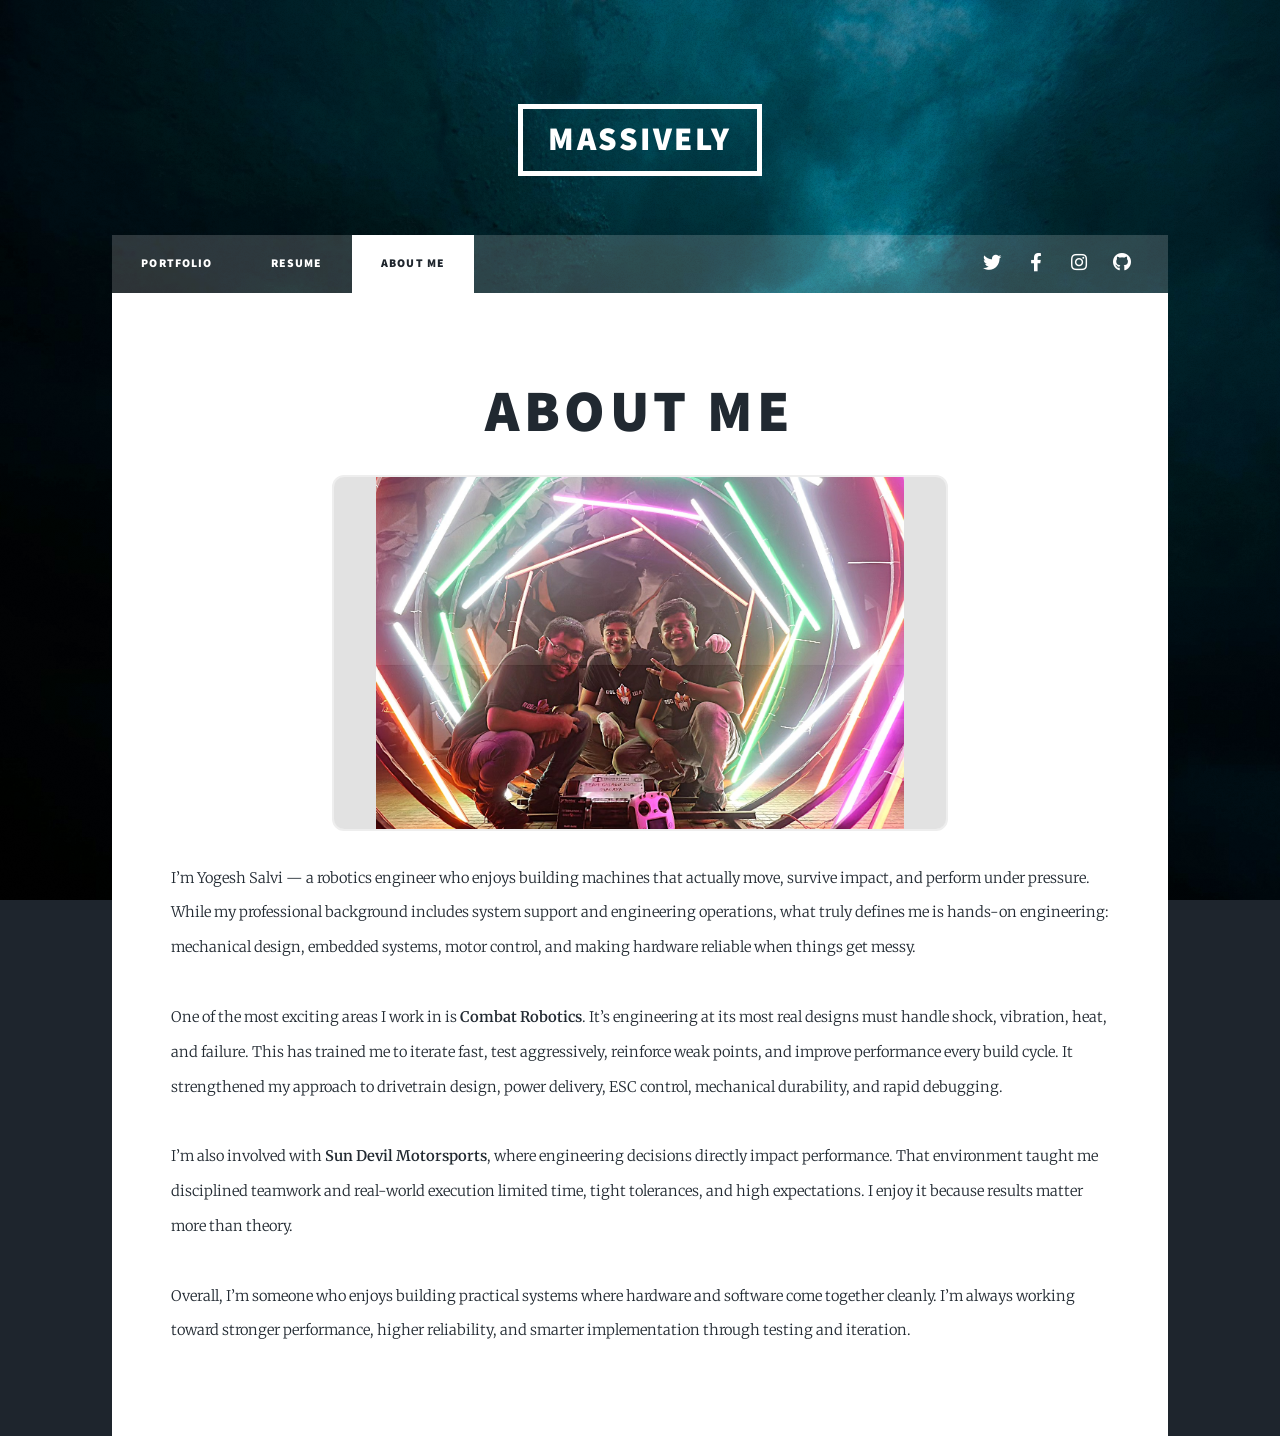
<file: aboutme.html>
<!DOCTYPE HTML>

<html>
	<head>
		<title>About me</title>
		<meta charset="utf-8" />
		<meta name="viewport" content="width=device-width, initial-scale=1, user-scalable=no" />
		<link rel="stylesheet" href="assets/css/main.css" />
		<noscript><link rel="stylesheet" href="assets/css/noscript.css" /></noscript>
	</head>
	<body class="is-preload">

		<!-- Wrapper -->
			<div id="wrapper">

				<!-- Header -->
					<header id="header">
						<a href="index.html" class="logo">Massively</a>
					</header>

				<!-- Nav -->
					<nav id="nav">
						<ul class="links">
							<li><a href="index.html">Portfolio</a></li>
							<li><a href="resume.html">resume</a></li>
							<li class="active"><a href="aboutme.html">About Me</a></li>
						</ul>
						<ul class="icons">
							<li><a href="#" class="icon brands fa-twitter"><span class="label">Twitter</span></a></li>
							<li><a href="#" class="icon brands fa-facebook-f"><span class="label">Facebook</span></a></li>
							<li><a href="#" class="icon brands fa-instagram"><span class="label">Instagram</span></a></li>
							<li><a href="#" class="icon brands fa-github"><span class="label">GitHub</span></a></li>
						</ul>
					</nav>

				<!-- Main -->
				<div id="main">

				<section class="post">
					<header class="major">
					<h1>About Me</h1>
					</header>

					<!-- Pure CSS slider -->
					<div class="css-slider">
					<div class="css-slides">
						<img src="images/aboutme1.jpg" alt="Yogesh photo 1" />
						<img src="images/aboutme2.jpg" alt="Yogesh photo 2" />
						<img src="images/aboutme3.jpg" alt="Yogesh photo 3" />
						<img src="images/aboutme4.jpg" alt="Yogesh photo 3" />
					</div>
					</div>

					<p class="about-text">
					I’m Yogesh Salvi — a robotics engineer who enjoys building machines that actually move, survive impact, and perform under pressure.
					While my professional background includes system support and engineering operations, what truly defines me is hands-on engineering:
					mechanical design, embedded systems, motor control, and making hardware reliable when things get messy.
					<br><br>

					One of the most exciting areas I work in is <strong>Combat Robotics</strong>. It’s engineering at its most real designs must handle shock,
					vibration, heat, and failure. This has trained me to iterate fast, test aggressively, reinforce weak points, and improve performance every
					build cycle. It strengthened my approach to drivetrain design, power delivery, ESC control, mechanical durability, and rapid debugging.
					<br><br>

					I’m also involved with <strong>Sun Devil Motorsports</strong>, where engineering decisions directly impact performance.
					That environment taught me disciplined teamwork and real-world execution limited time, tight tolerances, and high expectations.
					I enjoy it because results matter more than theory.
					<br><br>

					Overall, I’m someone who enjoys building practical systems where hardware and software come together cleanly.
					I’m always working toward stronger performance, higher reliability, and smarter implementation through testing and iteration.
					</p>

				</section>

				</div>

		<!-- Scripts -->
			<script src="assets/js/jquery.min.js"></script>
			<script src="assets/js/jquery.scrollex.min.js"></script>
			<script src="assets/js/jquery.scrolly.min.js"></script>
			<script src="assets/js/browser.min.js"></script>
			<script src="assets/js/breakpoints.min.js"></script>
			<script src="assets/js/util.js"></script>
			<script src="assets/js/main.js"></script>

	</body>
</html>
</file>
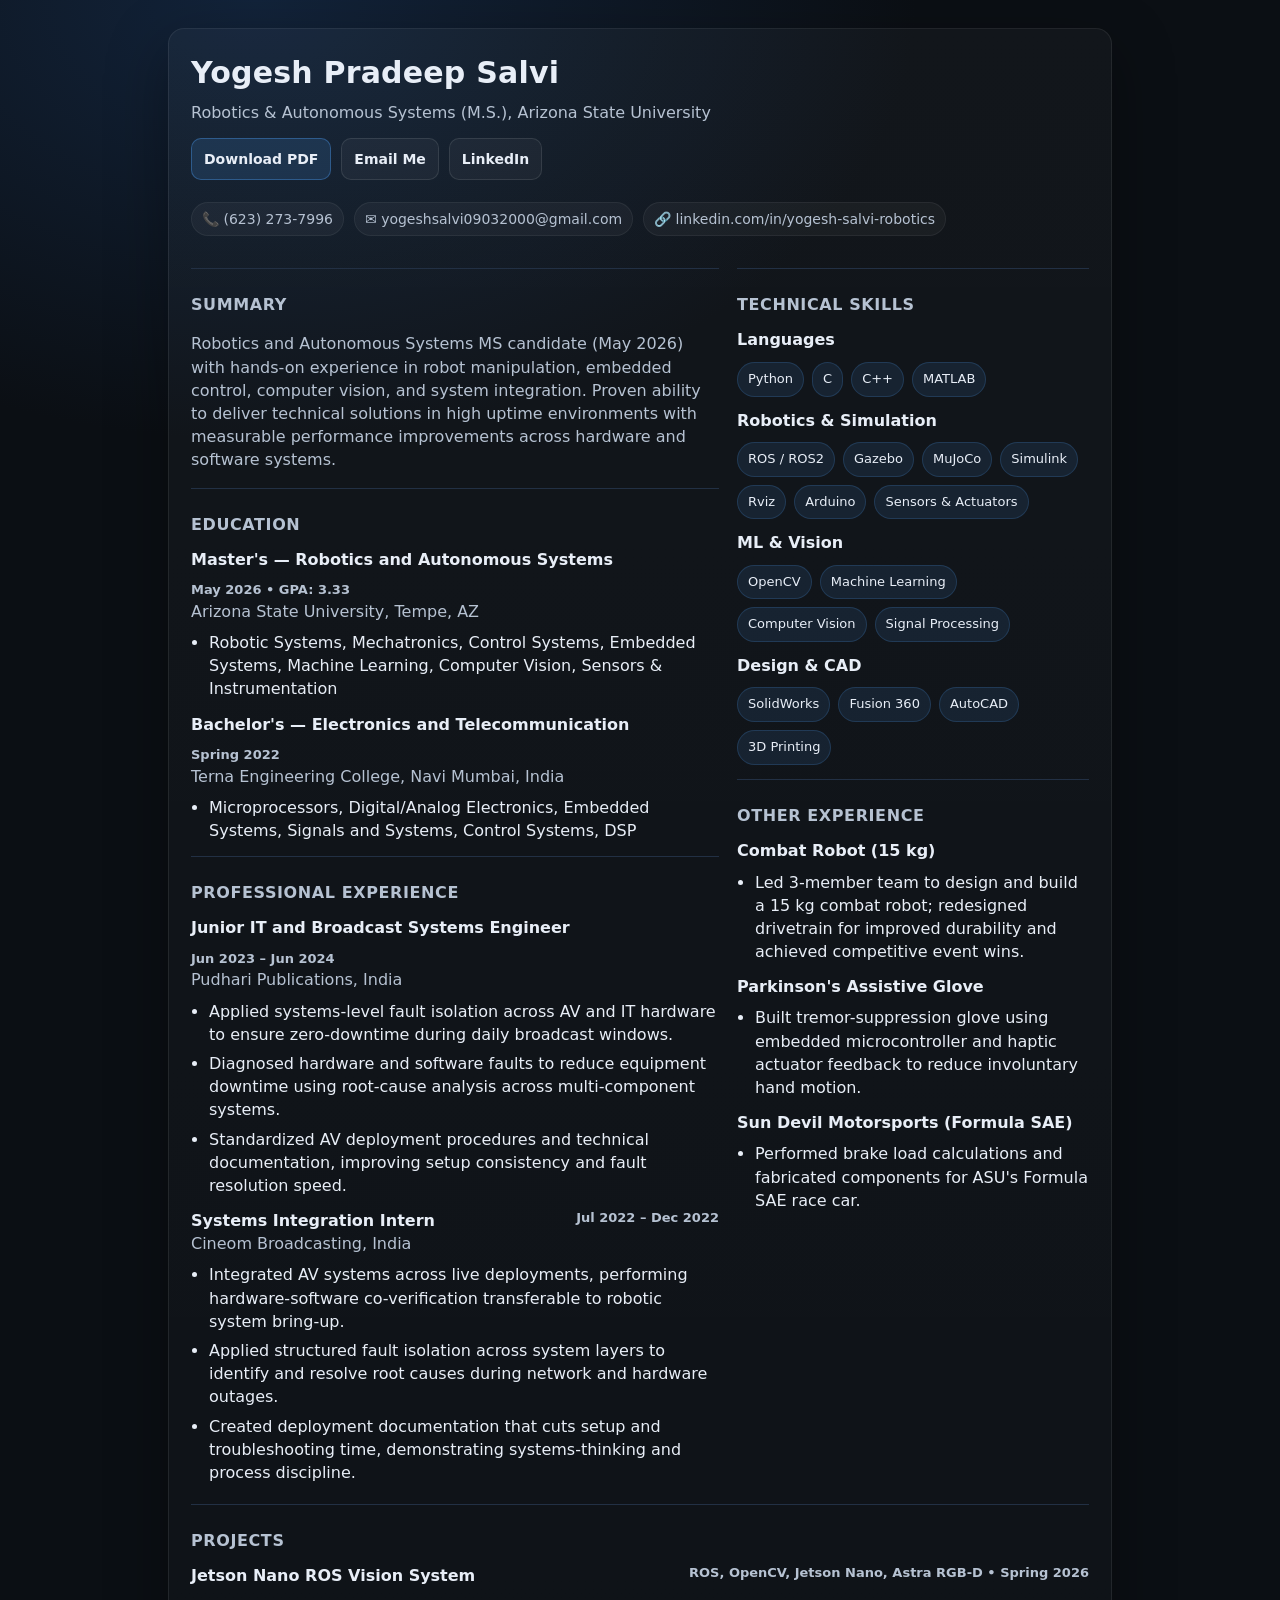
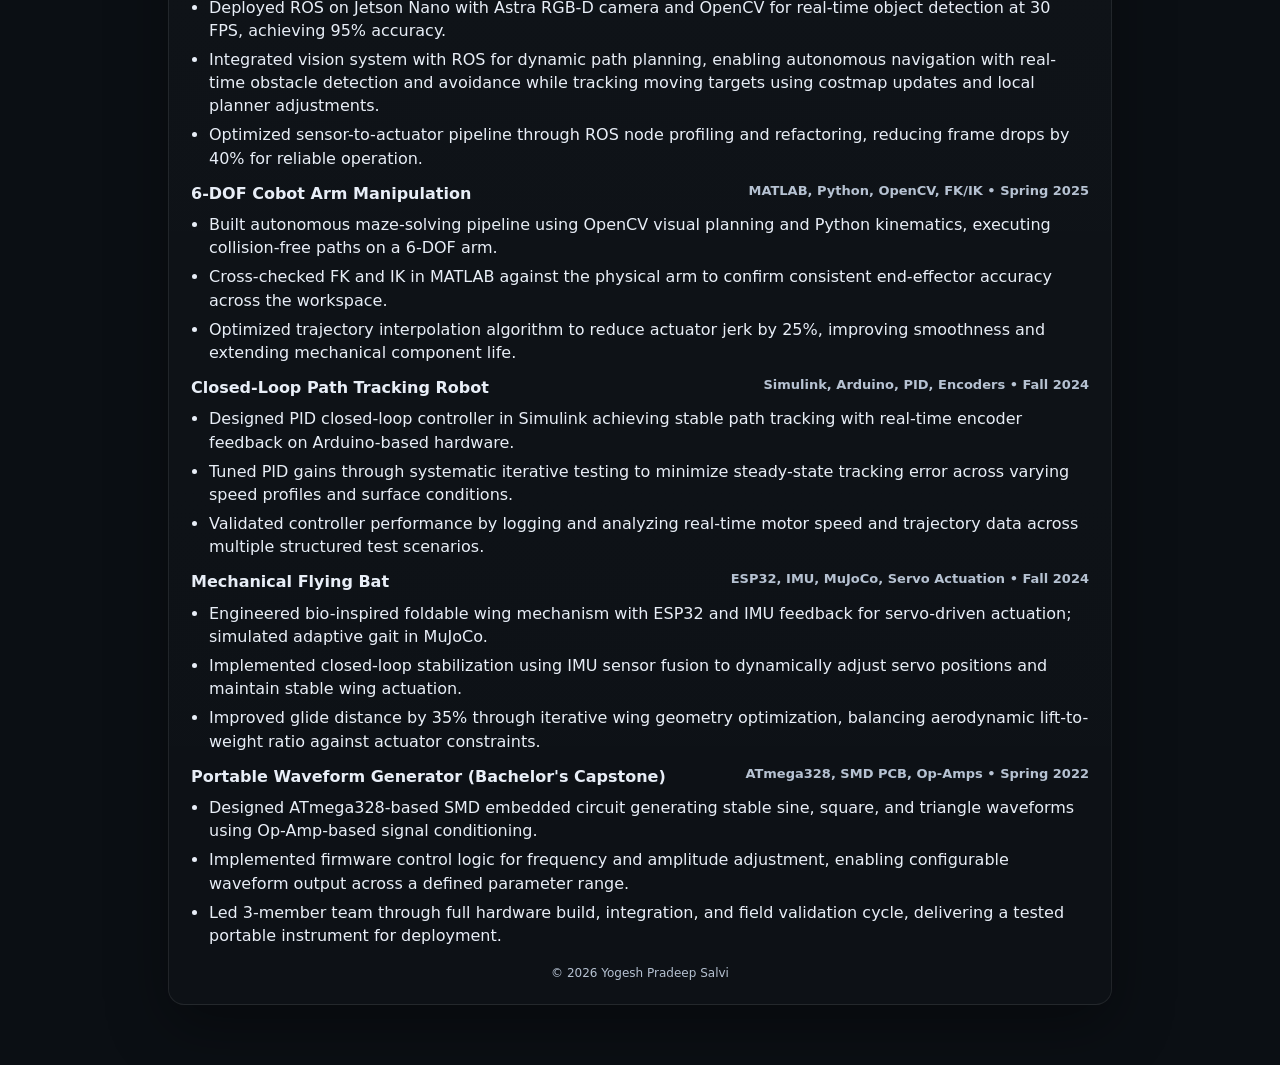
<file: resume.html>
<!DOCTYPE html>
<html lang="en">
<head>
<meta charset="UTF-8" />
<meta name="viewport" content="width=device-width, initial-scale=1.0" />
<title>Yogesh Pradeep Salvi | Resume</title>
<meta name="description" content="Resume of Yogesh Pradeep Salvi - Robotics and Autonomous Systems (ASU)" />
<style>
:root{
  --bg:#0b0f14;
  --card:#111824;
  --text:#e8eef7;
  --muted:#b6c2d2;
  --accent:#4da3ff;
  --rule:#223044;
  --chip:#162235;
}
*{box-sizing:border-box}
body{
  margin:0;
  font-family: ui-sans-serif, system-ui, -apple-system, Segoe UI, Roboto, Arial, "Helvetica Neue", Helvetica, sans-serif;
  background: radial-gradient(1200px 800px at 20% 0%, #12233a 0%, var(--bg) 55%);
  color:var(--text);
  line-height:1.45;
}
a{color:var(--accent); text-decoration:none}
a:hover{text-decoration:underline}
.wrap{
  max-width: 980px;
  margin: 0 auto;
  padding: 28px 18px 60px;
}
.card{
  background: linear-gradient(180deg, rgba(255,255,255,0.03), rgba(255,255,255,0.01));
  border: 1px solid rgba(255,255,255,0.08);
  border-radius: 16px;
  padding: 22px;
  box-shadow: 0 20px 60px rgba(0,0,0,0.35);
}
header{
  display:flex;
  gap:16px;
  align-items:flex-start;
  justify-content:space-between;
  flex-wrap:wrap;
}
.name{
  font-size: 30px;
  font-weight: 800;
  letter-spacing: 0.2px;
  margin: 0 0 6px;
}
.subtitle{
  margin:0;
  color: var(--muted);
  font-weight: 500;
}
.contact{
  display:flex;
  gap:10px;
  flex-wrap:wrap;
  justify-content:flex-end;
  align-items:center;
  color: var(--muted);
  font-size: 14px;
  margin-top: 6px;
}
.contact span{
  background: rgba(255,255,255,0.04);
  border: 1px solid rgba(255,255,255,0.06);
  padding: 6px 10px;
  border-radius: 999px;
}
.grid{
  display:grid;
  grid-template-columns: 1.2fr 0.8fr;
  gap: 18px;
  margin-top: 18px;
}
@media (max-width: 900px){
  .grid{grid-template-columns: 1fr}
  .contact{justify-content:flex-start}
}
h2{
  font-size: 16px;
  letter-spacing: 0.6px;
  text-transform: uppercase;
  color: var(--muted);
  margin: 18px 0 10px;
}
.section{
  padding-top: 6px;
  border-top: 1px solid var(--rule);
  margin-top: 14px;
}
.item{
  margin: 12px 0 0;
}
.item-title{
  display:flex;
  justify-content:space-between;
  gap: 10px;
  flex-wrap:wrap;
  font-weight: 700;
}
.item-meta{
  color: var(--muted);
  font-weight: 600;
  font-size: 13px;
}
ul{
  margin: 8px 0 0 18px;
  padding: 0;
  color: var(--text);
}
li{margin: 6px 0}
.chips{
  display:flex;
  flex-wrap:wrap;
  gap:8px;
  margin-top: 10px;
}
.chip{
  background: rgba(77,163,255,0.10);
  border: 1px solid rgba(77,163,255,0.18);
  color: var(--text);
  padding: 7px 10px;
  border-radius: 999px;
  font-size: 13px;
  white-space:nowrap;
}
.muted{color:var(--muted)}
.btns{
  display:flex;
  flex-wrap:wrap;
  gap:10px;
  margin-top: 14px;
}
.btn{
  display:inline-block;
  padding: 10px 12px;
  border-radius: 10px;
  border: 1px solid rgba(255,255,255,0.10);
  background: rgba(255,255,255,0.04);
  color: var(--text);
  font-weight: 700;
  font-size: 14px;
}
.btn:hover{background: rgba(255,255,255,0.07)}
.btn.primary{
  border-color: rgba(77,163,255,0.35);
  background: rgba(77,163,255,0.14);
}
footer{
  margin-top: 18px;
  color: var(--muted);
  font-size: 12px;
  text-align:center;
}
@media print{
  body{background:#fff;color:#000}
  .card{box-shadow:none;border:1px solid #ddd;background:#fff}
  a{color:#000;text-decoration:none}
  .chip{border:1px solid #bbb;background:#f4f4f4;color:#000}
  .btns{display:none}
  .contact span{border:1px solid #ddd;background:#fff;color:#000}
  .section{border-top:1px solid #ddd}
}
</style>
</head>
<body>
<main class="wrap">
<section class="card">
  <header>
    <div>
      <h1 class="name">Yogesh Pradeep Salvi</h1>
      <p class="subtitle">Robotics &amp; Autonomous Systems (M.S.), Arizona State University</p>
      <div class="btns">
        <a class="btn primary" href="./YOGESH_SALVI_RESUME.pdf" target="_blank" rel="noopener">Download PDF</a>
        <a class="btn" href="mailto:yogeshsalvi09032000@gmail.com">Email Me</a>
        <a class="btn" href="https://www.linkedin.com/in/yogesh-salvi-robotics" target="_blank" rel="noopener">LinkedIn</a>
      </div>
    </div>
    <div class="contact">
      <span>📞 (623) 273-7996</span>
      <span>✉️ yogeshsalvi09032000@gmail.com</span>
      <span>🔗 linkedin.com/in/yogesh-salvi-robotics</span>
    </div>
  </header>

  <div class="grid">
    <!-- LEFT COLUMN -->
    <div>
      <section class="section">
        <h2>Summary</h2>
        <p class="muted">
          Robotics and Autonomous Systems MS candidate (May 2026) with hands-on experience in robot manipulation,
          embedded control, computer vision, and system integration. Proven ability to deliver technical solutions
          in high uptime environments with measurable performance improvements across hardware and software systems.
        </p>
      </section>

      <section class="section">
        <h2>Education</h2>
        <div class="item">
          <div class="item-title">
            <div>Master's — Robotics and Autonomous Systems</div>
            <div class="item-meta">May 2026 &bull; GPA: 3.33</div>
          </div>
          <div class="muted">Arizona State University, Tempe, AZ</div>
          <ul>
            <li>Robotic Systems, Mechatronics, Control Systems, Embedded Systems, Machine Learning, Computer Vision, Sensors &amp; Instrumentation</li>
          </ul>
        </div>
        <div class="item">
          <div class="item-title">
            <div>Bachelor's — Electronics and Telecommunication</div>
            <div class="item-meta">Spring 2022</div>
          </div>
          <div class="muted">Terna Engineering College, Navi Mumbai, India</div>
          <ul>
            <li>Microprocessors, Digital/Analog Electronics, Embedded Systems, Signals and Systems, Control Systems, DSP</li>
          </ul>
        </div>
      </section>

      <section class="section">
        <h2>Professional Experience</h2>
        <div class="item">
          <div class="item-title">
            <div>Junior IT and Broadcast Systems Engineer</div>
            <div class="item-meta">Jun 2023 – Jun 2024</div>
          </div>
          <div class="muted">Pudhari Publications, India</div>
          <ul>
            <li>Applied systems-level fault isolation across AV and IT hardware to ensure zero-downtime during daily broadcast windows.</li>
            <li>Diagnosed hardware and software faults to reduce equipment downtime using root-cause analysis across multi-component systems.</li>
            <li>Standardized AV deployment procedures and technical documentation, improving setup consistency and fault resolution speed.</li>
          </ul>
        </div>
        <div class="item">
          <div class="item-title">
            <div>Systems Integration Intern</div>
            <div class="item-meta">Jul 2022 – Dec 2022</div>
          </div>
          <div class="muted">Cineom Broadcasting, India</div>
          <ul>
            <li>Integrated AV systems across live deployments, performing hardware-software co-verification transferable to robotic system bring-up.</li>
            <li>Applied structured fault isolation across system layers to identify and resolve root causes during network and hardware outages.</li>
            <li>Created deployment documentation that cuts setup and troubleshooting time, demonstrating systems-thinking and process discipline.</li>
          </ul>
        </div>
      </section>
    </div>

    <!-- RIGHT COLUMN -->
    <aside>
      <section class="section">
        <h2>Technical Skills</h2>
        <div class="item">
          <div class="item-title"><div>Languages</div></div>
          <div class="chips">
            <span class="chip">Python</span><span class="chip">C</span><span class="chip">C++</span><span class="chip">MATLAB</span>
          </div>
        </div>
        <div class="item">
          <div class="item-title"><div>Robotics &amp; Simulation</div></div>
          <div class="chips">
            <span class="chip">ROS / ROS2</span><span class="chip">Gazebo</span><span class="chip">MuJoCo</span>
            <span class="chip">Simulink</span><span class="chip">Rviz</span><span class="chip">Arduino</span>
            <span class="chip">Sensors &amp; Actuators</span>
          </div>
        </div>
        <div class="item">
          <div class="item-title"><div>ML &amp; Vision</div></div>
          <div class="chips">
            <span class="chip">OpenCV</span><span class="chip">Machine Learning</span>
            <span class="chip">Computer Vision</span><span class="chip">Signal Processing</span>
          </div>
        </div>
        <div class="item">
          <div class="item-title"><div>Design &amp; CAD</div></div>
          <div class="chips">
            <span class="chip">SolidWorks</span><span class="chip">Fusion 360</span>
            <span class="chip">AutoCAD</span><span class="chip">3D Printing</span>
          </div>
        </div>
      </section>

      <section class="section">
        <h2>Other Experience</h2>
        <div class="item">
          <div class="item-title"><div>Combat Robot (15 kg)</div></div>
          <ul>
            <li>Led 3-member team to design and build a 15 kg combat robot; redesigned drivetrain for improved durability and achieved competitive event wins.</li>
          </ul>
        </div>
        <div class="item">
          <div class="item-title"><div>Parkinson's Assistive Glove</div></div>
          <ul>
            <li>Built tremor-suppression glove using embedded microcontroller and haptic actuator feedback to reduce involuntary hand motion.</li>
          </ul>
        </div>
        <div class="item">
          <div class="item-title"><div>Sun Devil Motorsports (Formula SAE)</div></div>
          <ul>
            <li>Performed brake load calculations and fabricated components for ASU's Formula SAE race car.</li>
          </ul>
        </div>
      </section>
    </aside>
  </div>

  <section class="section">
    <h2>Projects</h2>

    <div class="item">
      <div class="item-title">
        <div>Jetson Nano ROS Vision System</div>
        <div class="item-meta">ROS, OpenCV, Jetson Nano, Astra RGB-D &bull; Spring 2026</div>
      </div>
      <ul>
        <li>Deployed ROS on Jetson Nano with Astra RGB-D camera and OpenCV for real-time object detection at 30 FPS, achieving 95% accuracy.</li>
        <li>Integrated vision system with ROS for dynamic path planning, enabling autonomous navigation with real-time obstacle detection and avoidance while tracking moving targets using costmap updates and local planner adjustments.</li>
        <li>Optimized sensor-to-actuator pipeline through ROS node profiling and refactoring, reducing frame drops by 40% for reliable operation.</li>
      </ul>
    </div>

    <div class="item">
      <div class="item-title">
        <div>6-DOF Cobot Arm Manipulation</div>
        <div class="item-meta">MATLAB, Python, OpenCV, FK/IK &bull; Spring 2025</div>
      </div>
      <ul>
        <li>Built autonomous maze-solving pipeline using OpenCV visual planning and Python kinematics, executing collision-free paths on a 6-DOF arm.</li>
        <li>Cross-checked FK and IK in MATLAB against the physical arm to confirm consistent end-effector accuracy across the workspace.</li>
        <li>Optimized trajectory interpolation algorithm to reduce actuator jerk by 25%, improving smoothness and extending mechanical component life.</li>
      </ul>
    </div>

    <div class="item">
      <div class="item-title">
        <div>Closed-Loop Path Tracking Robot</div>
        <div class="item-meta">Simulink, Arduino, PID, Encoders &bull; Fall 2024</div>
      </div>
      <ul>
        <li>Designed PID closed-loop controller in Simulink achieving stable path tracking with real-time encoder feedback on Arduino-based hardware.</li>
        <li>Tuned PID gains through systematic iterative testing to minimize steady-state tracking error across varying speed profiles and surface conditions.</li>
        <li>Validated controller performance by logging and analyzing real-time motor speed and trajectory data across multiple structured test scenarios.</li>
      </ul>
    </div>

    <div class="item">
      <div class="item-title">
        <div>Mechanical Flying Bat</div>
        <div class="item-meta">ESP32, IMU, MuJoCo, Servo Actuation &bull; Fall 2024</div>
      </div>
      <ul>
        <li>Engineered bio-inspired foldable wing mechanism with ESP32 and IMU feedback for servo-driven actuation; simulated adaptive gait in MuJoCo.</li>
        <li>Implemented closed-loop stabilization using IMU sensor fusion to dynamically adjust servo positions and maintain stable wing actuation.</li>
        <li>Improved glide distance by 35% through iterative wing geometry optimization, balancing aerodynamic lift-to-weight ratio against actuator constraints.</li>
      </ul>
    </div>

    <div class="item">
      <div class="item-title">
        <div>Portable Waveform Generator (Bachelor's Capstone)</div>
        <div class="item-meta">ATmega328, SMD PCB, Op-Amps &bull; Spring 2022</div>
      </div>
      <ul>
        <li>Designed ATmega328-based SMD embedded circuit generating stable sine, square, and triangle waveforms using Op-Amp-based signal conditioning.</li>
        <li>Implemented firmware control logic for frequency and amplitude adjustment, enabling configurable waveform output across a defined parameter range.</li>
        <li>Led 3-member team through full hardware build, integration, and field validation cycle, delivering a tested portable instrument for deployment.</li>
      </ul>
    </div>
  </section>

  <footer>
    &copy; <span id="year"></span> Yogesh Pradeep Salvi
  </footer>
</section>
</main>
<script>
  document.getElementById("year").textContent = new Date().getFullYear();
</script>
</body>
</html>
</file>
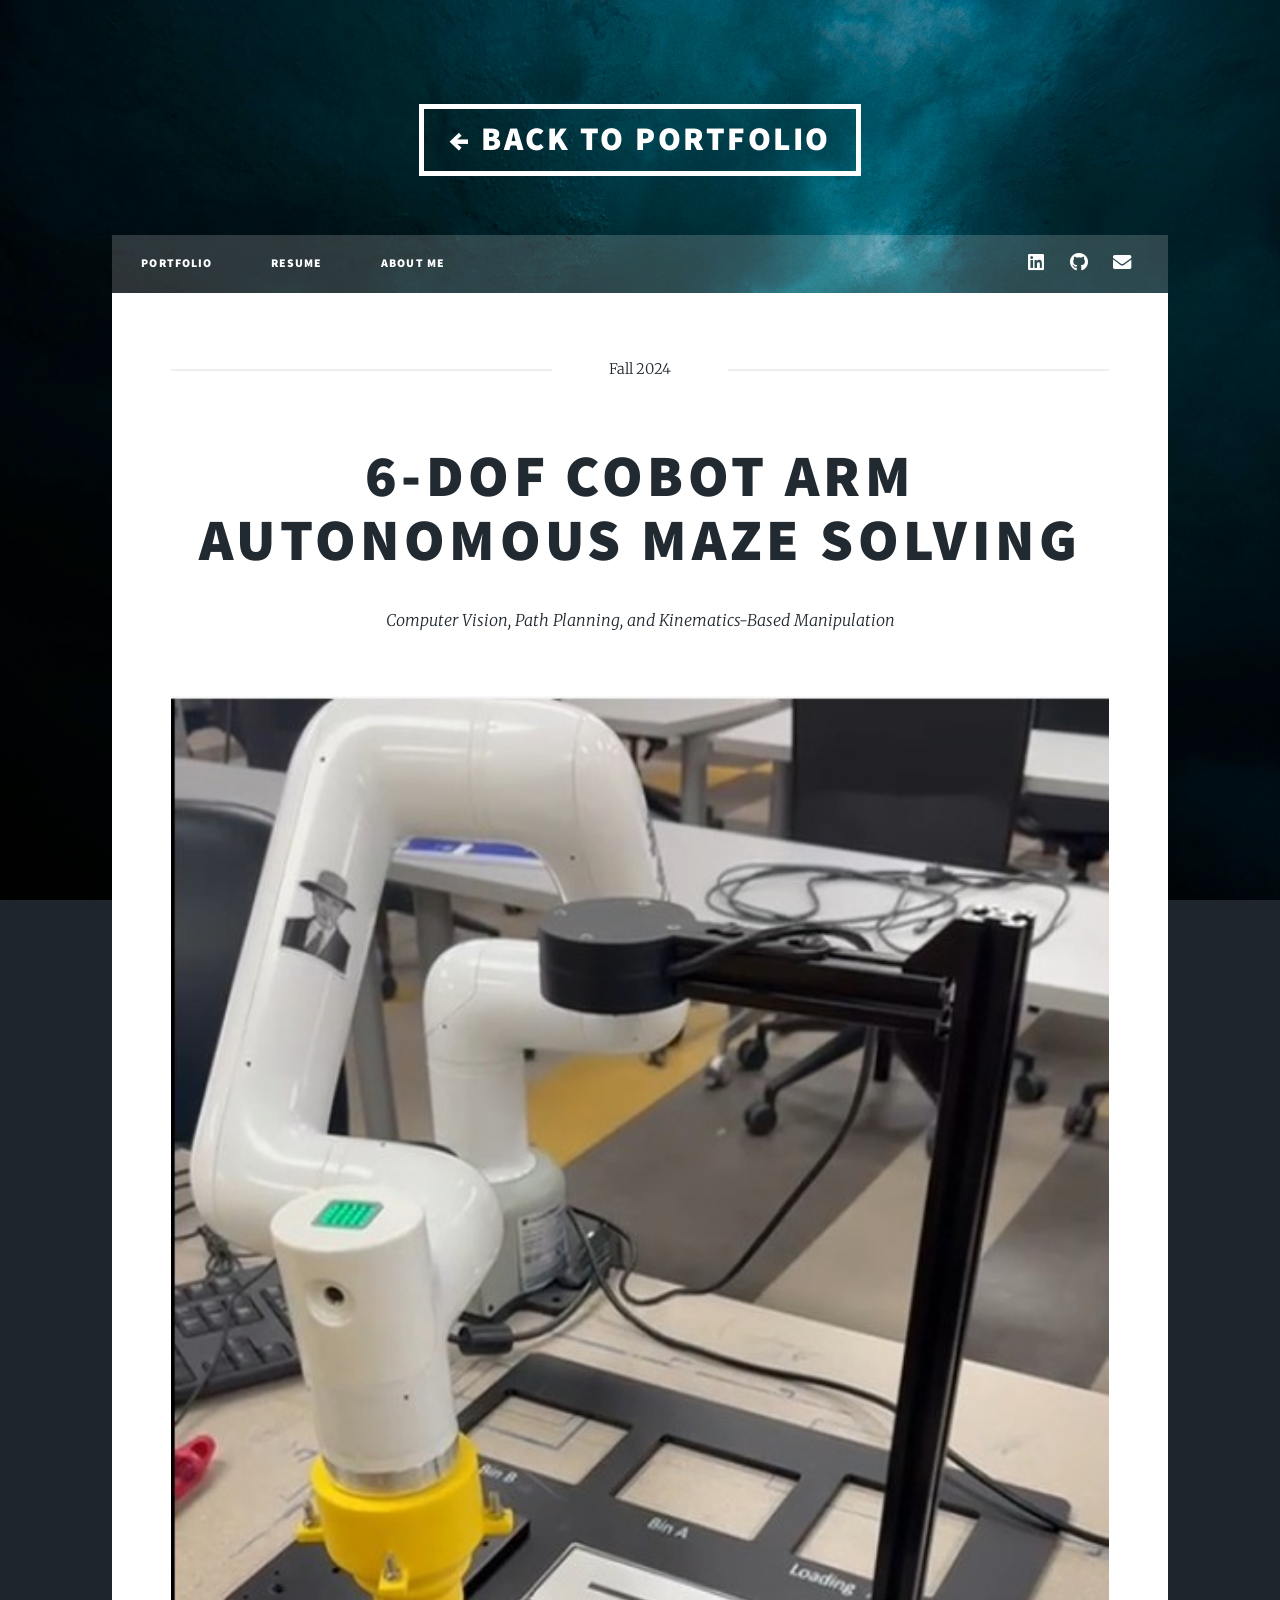
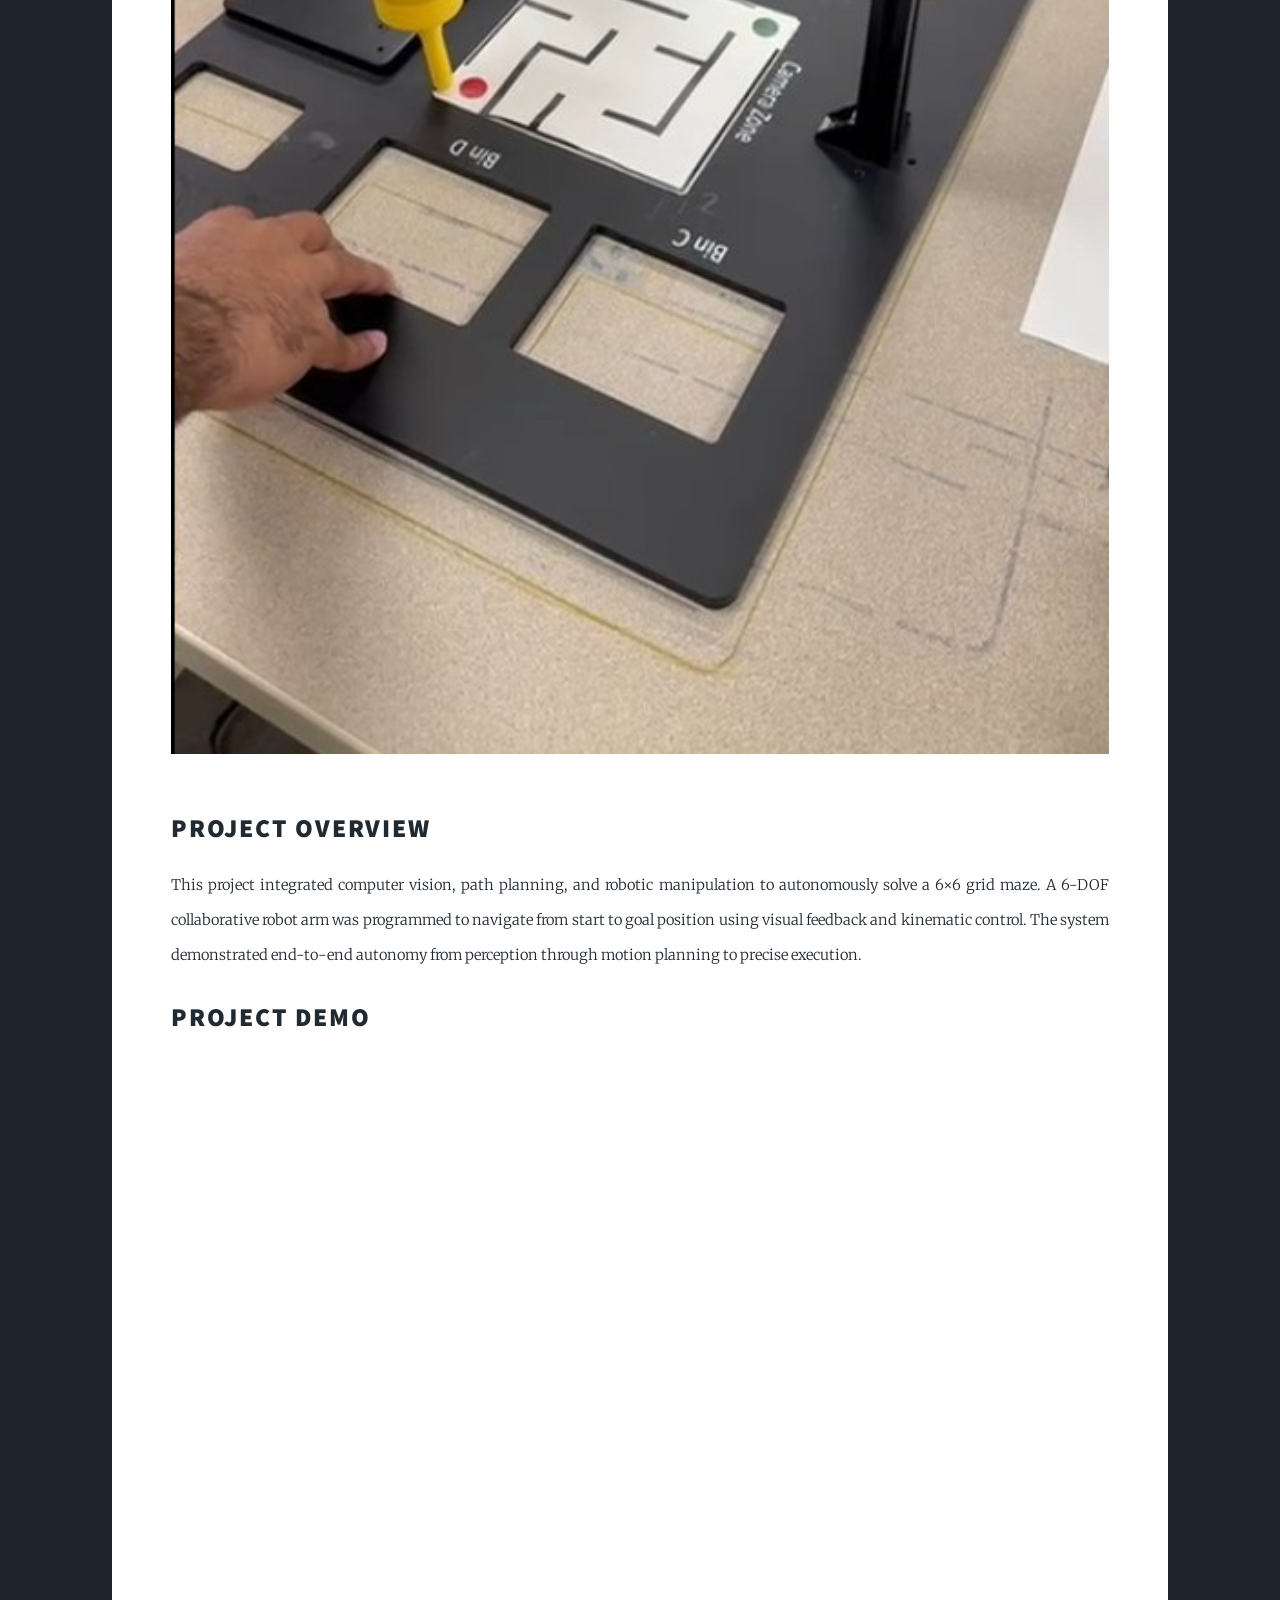
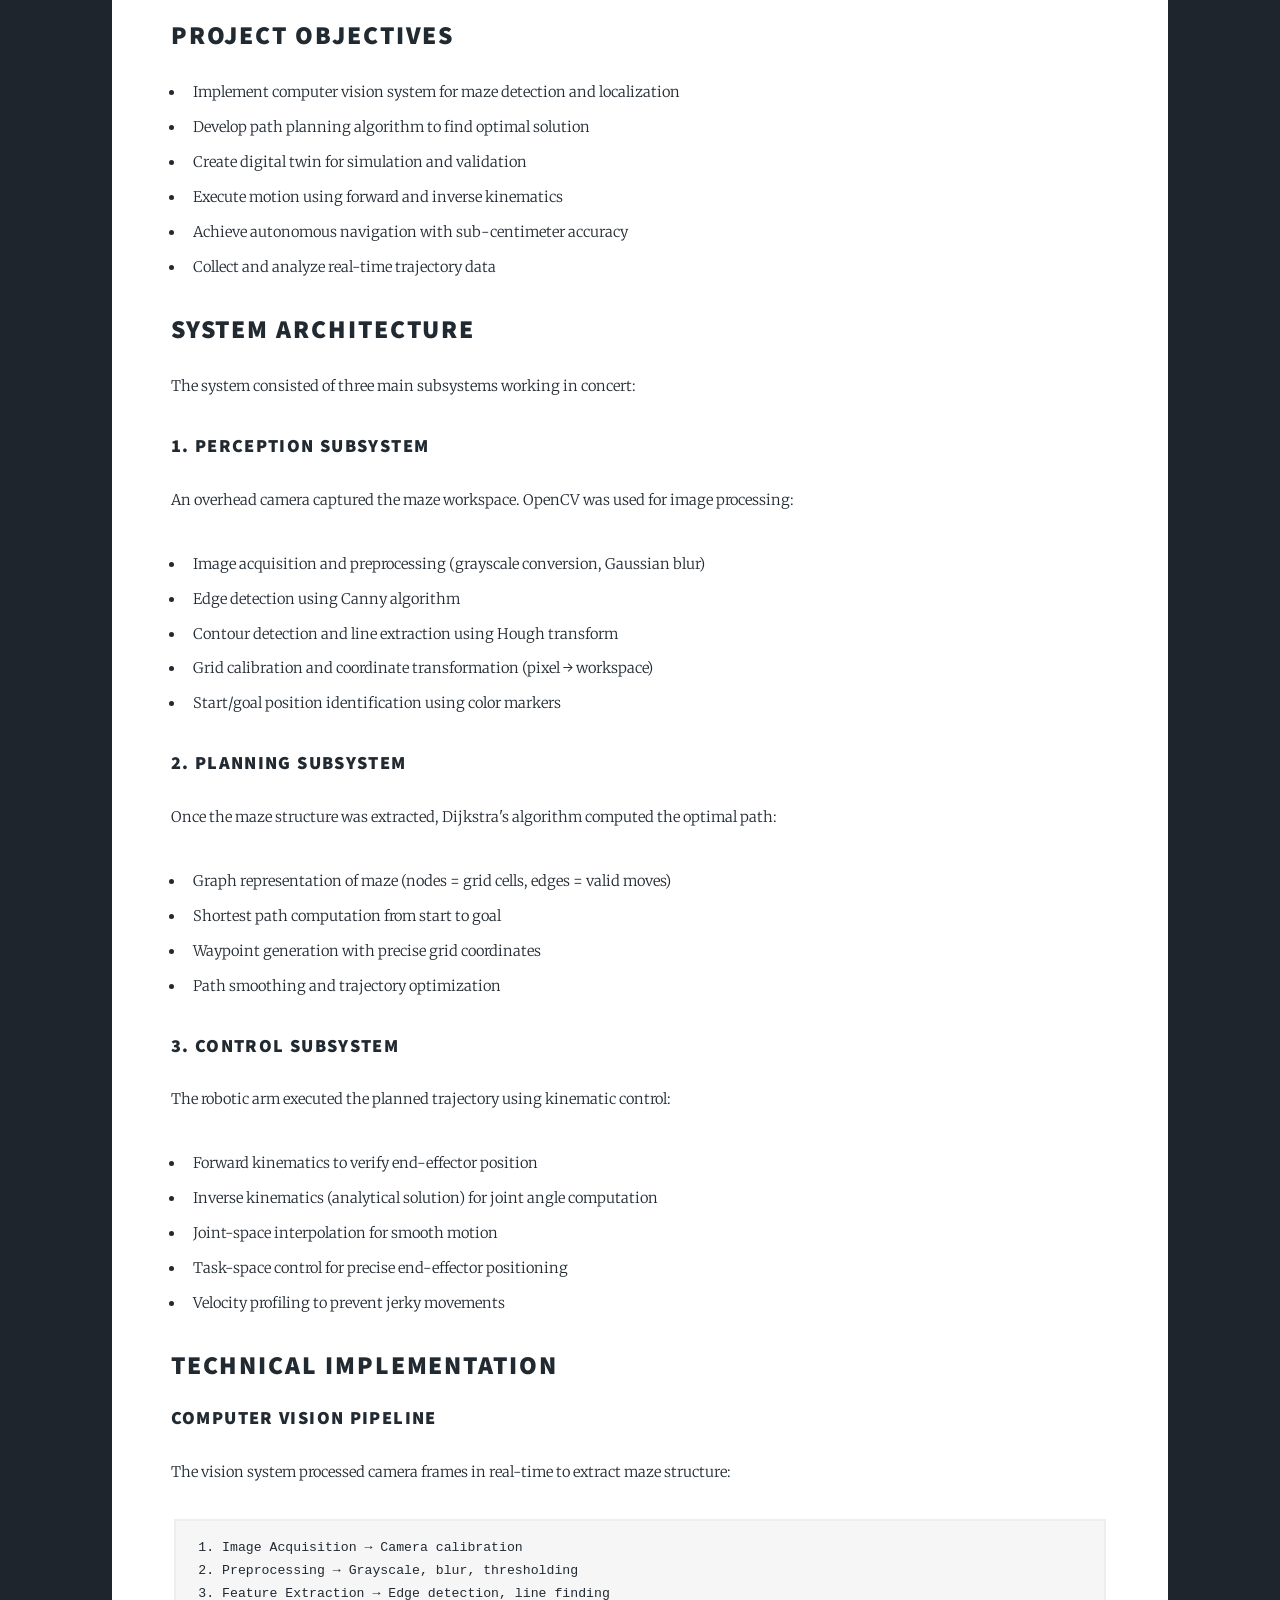
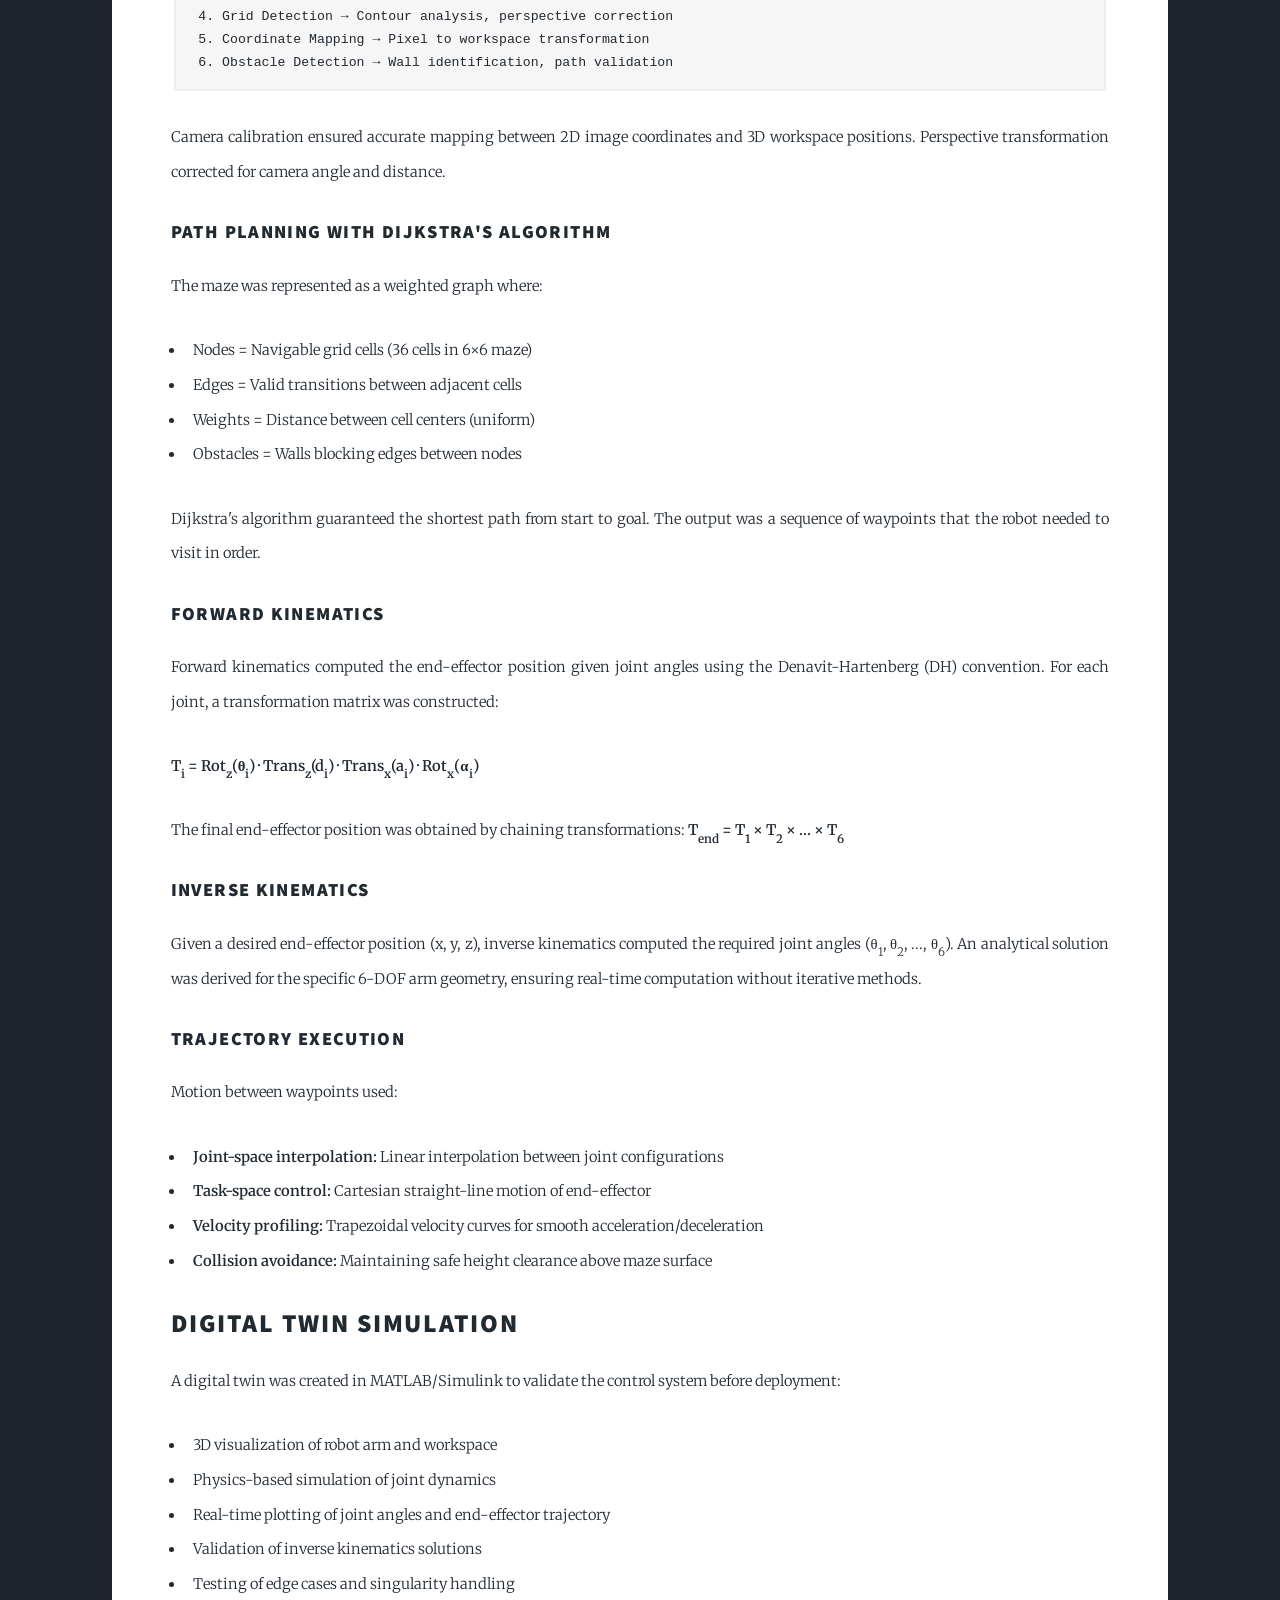
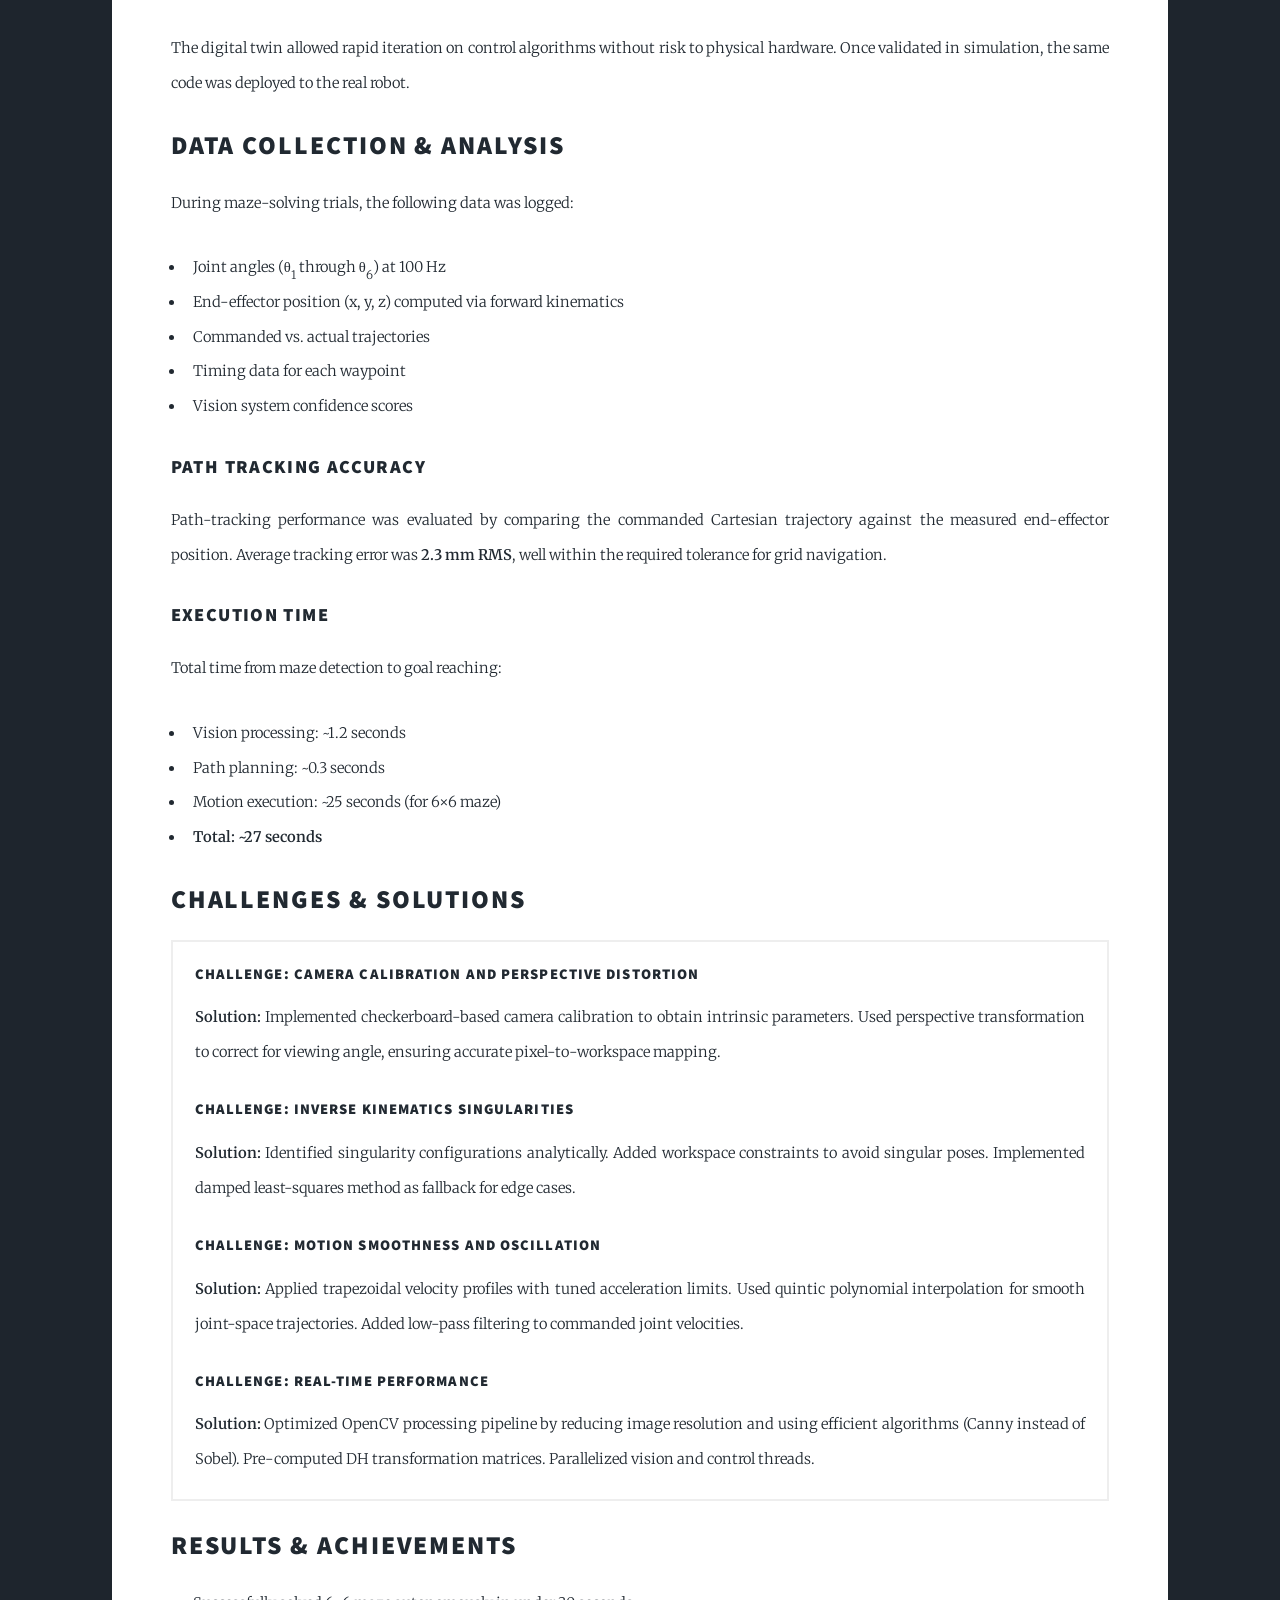
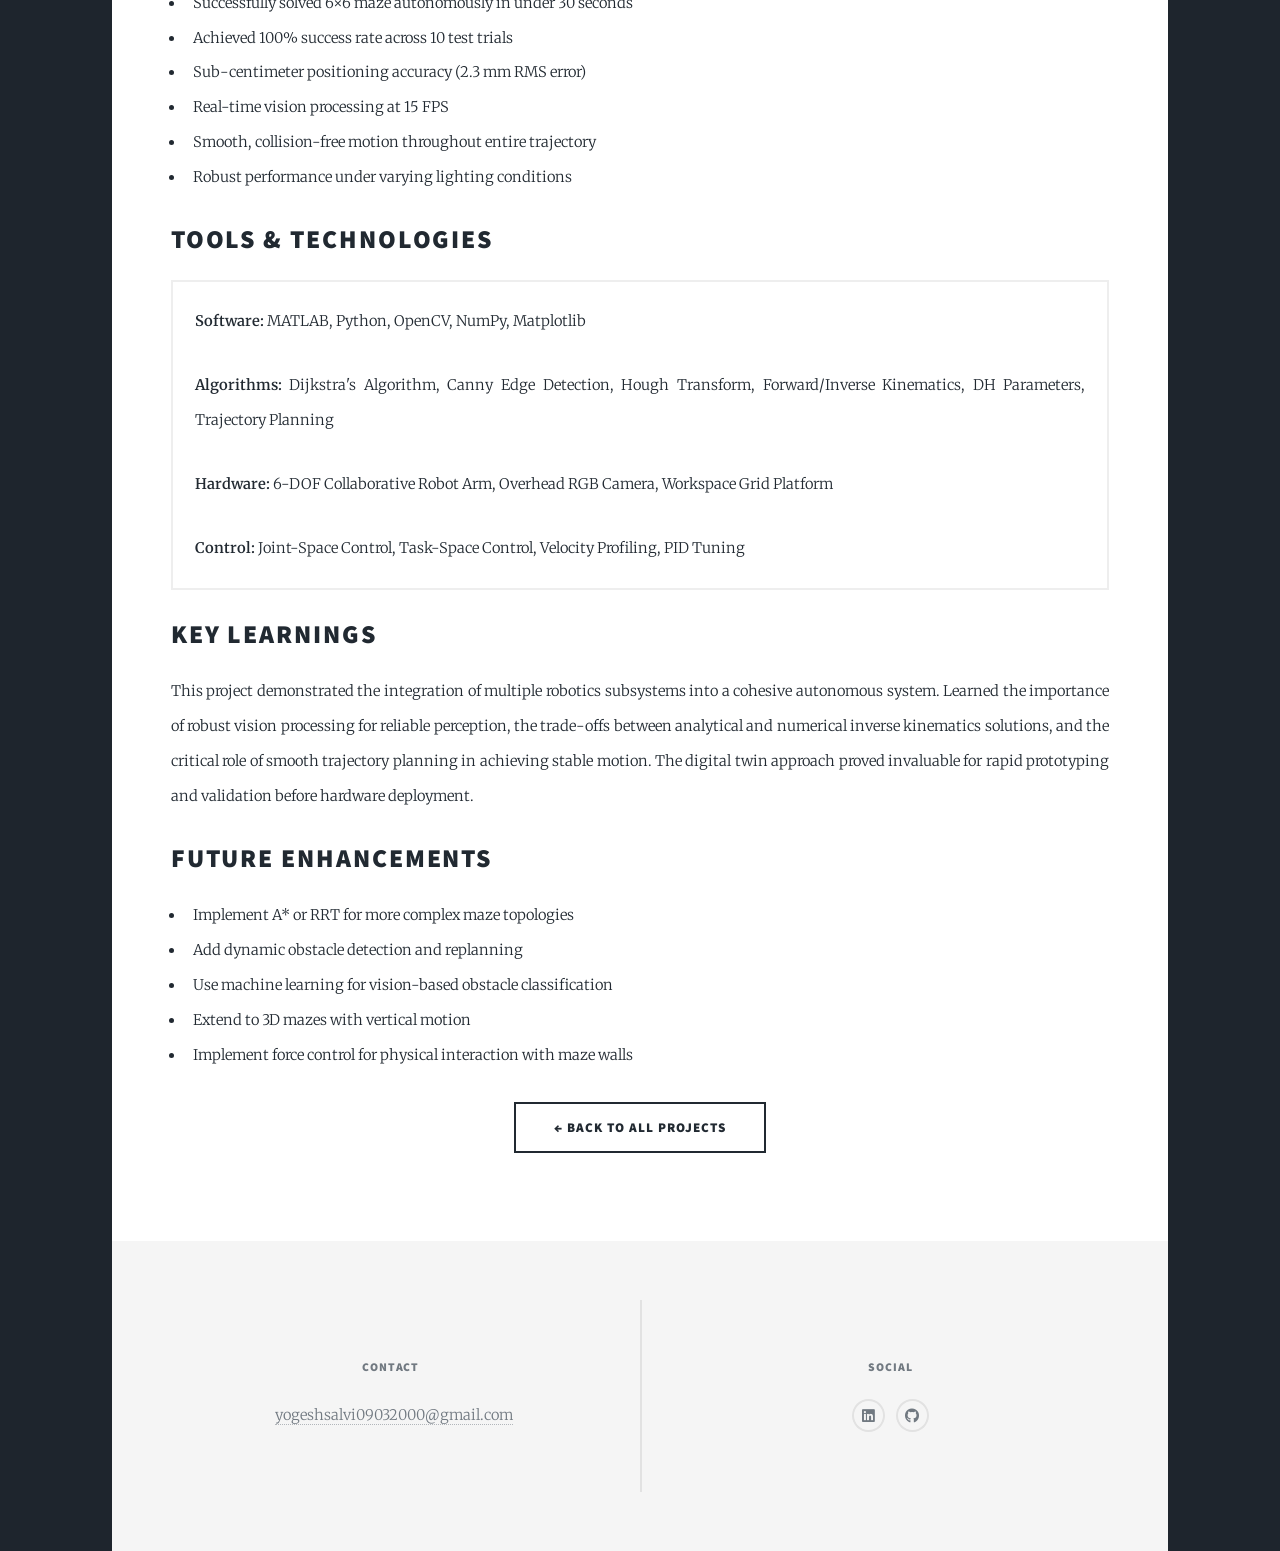
<file: projects/cobot-manipulation.html>
<!DOCTYPE HTML>
<html>
	<head>
		<title>6-DOF Cobot Arm Manipulation - Yogesh Salvi</title>
		<meta charset="utf-8" />
		<meta name="viewport" content="width=device-width, initial-scale=1, user-scalable=no" />
		<meta name="description" content="Autonomous maze-solving using 6-DOF robotic arm with computer vision and kinematics" />
		<link rel="stylesheet" href="../assets/css/main.css" />
		<noscript><link rel="stylesheet" href="../assets/css/noscript.css" /></noscript>
	</head>
	<body class="is-preload">

		<!-- Wrapper -->
			<div id="wrapper">

				<!-- Header -->
					<header id="header">
						<a href="../index.html" class="logo">← Back to Portfolio</a>
					</header>

				<!-- Nav -->
					<nav id="nav">
						<ul class="links">
							<li><a href="../index.html">Portfolio</a></li>
							<li><a href="../resume.html">Resume</a></li>
							<li><a href="../index.html#aboutme">About Me</a></li>
						</ul>
						<ul class="icons">
							<li><a href="https://www.linkedin.com/in/yogesh-salvi-robotics" target="_blank" rel="noopener" class="icon brands fa-linkedin"><span class="label">LinkedIn</span></a></li>
							<li><a href="https://github.com/yogeshsalvi09032000" target="_blank" rel="noopener" class="icon brands fa-github"><span class="label">GitHub</span></a></li>
							<li><a href="mailto:yogeshsalvi09032000@gmail.com" class="icon solid fa-envelope"><span class="label">Email</span></a></li>
						</ul>
					</nav>

				<!-- Main -->
					<div id="main">

						<!-- Post -->
							<section class="post">
								<header class="major">
									<span class="date">Fall 2024</span>
									<h1>6-DOF Cobot Arm<br />Autonomous Maze Solving</h1>
									<p>Computer Vision, Path Planning, and Kinematics-Based Manipulation</p>
								</header>

								<!-- Project Images -->
								<div class="image main">
									<img src="../images/cobot1.jpg" alt="6-DOF cobot arm solving maze" />
								</div>

								<!-- Project Overview -->
								<h2>Project Overview</h2>
								<p>
									This project integrated computer vision, path planning, and robotic manipulation to autonomously solve 
									a 6×6 grid maze. A 6-DOF collaborative robot arm was programmed to navigate from start to goal position 
									using visual feedback and kinematic control. The system demonstrated end-to-end autonomy from perception 
									through motion planning to precise execution.
								</p>

								<!-- Demo Video -->
								<h2>Project Demo</h2>
								<div style="position: relative; padding-bottom: 56.25%; height: 0; overflow: hidden; max-width: 100%;">
									<iframe style="position: absolute; top: 0; left: 0; width: 100%; height: 100%;" 
									        src="https://www.youtube.com/embed/ConUw7a263o" 
									        frameborder="0" 
									        allow="accelerometer; autoplay; clipboard-write; encrypted-media; gyroscope; picture-in-picture" 
									        allowfullscreen>
									</iframe>
								</div>
								<br>

								<!-- Objectives -->
								<h2>Project Objectives</h2>
								<ul>
									<li>Implement computer vision system for maze detection and localization</li>
									<li>Develop path planning algorithm to find optimal solution</li>
									<li>Create digital twin for simulation and validation</li>
									<li>Execute motion using forward and inverse kinematics</li>
									<li>Achieve autonomous navigation with sub-centimeter accuracy</li>
									<li>Collect and analyze real-time trajectory data</li>
								</ul>

								<!-- System Architecture -->
								<h2>System Architecture</h2>
								<p>
									The system consisted of three main subsystems working in concert:
								</p>

								<h3>1. Perception Subsystem</h3>
								<p>
									An overhead camera captured the maze workspace. OpenCV was used for image processing:
								</p>
								<ul>
									<li>Image acquisition and preprocessing (grayscale conversion, Gaussian blur)</li>
									<li>Edge detection using Canny algorithm</li>
									<li>Contour detection and line extraction using Hough transform</li>
									<li>Grid calibration and coordinate transformation (pixel → workspace)</li>
									<li>Start/goal position identification using color markers</li>
								</ul>

								<h3>2. Planning Subsystem</h3>
								<p>
									Once the maze structure was extracted, Dijkstra's algorithm computed the optimal path:
								</p>
								<ul>
									<li>Graph representation of maze (nodes = grid cells, edges = valid moves)</li>
									<li>Shortest path computation from start to goal</li>
									<li>Waypoint generation with precise grid coordinates</li>
									<li>Path smoothing and trajectory optimization</li>
								</ul>

								<h3>3. Control Subsystem</h3>
								<p>
									The robotic arm executed the planned trajectory using kinematic control:
								</p>
								<ul>
									<li>Forward kinematics to verify end-effector position</li>
									<li>Inverse kinematics (analytical solution) for joint angle computation</li>
									<li>Joint-space interpolation for smooth motion</li>
									<li>Task-space control for precise end-effector positioning</li>
									<li>Velocity profiling to prevent jerky movements</li>
								</ul>

								<!-- Technical Implementation -->
								<h2>Technical Implementation</h2>

								<h3>Computer Vision Pipeline</h3>
								<p>
									The vision system processed camera frames in real-time to extract maze structure:
								</p>
								<pre><code>1. Image Acquisition → Camera calibration
2. Preprocessing → Grayscale, blur, thresholding
3. Feature Extraction → Edge detection, line finding
4. Grid Detection → Contour analysis, perspective correction
5. Coordinate Mapping → Pixel to workspace transformation
6. Obstacle Detection → Wall identification, path validation</code></pre>

								<p>
									Camera calibration ensured accurate mapping between 2D image coordinates and 3D workspace positions. 
									Perspective transformation corrected for camera angle and distance.
								</p>

								<h3>Path Planning with Dijkstra's Algorithm</h3>
								<p>
									The maze was represented as a weighted graph where:
								</p>
								<ul>
									<li>Nodes = Navigable grid cells (36 cells in 6×6 maze)</li>
									<li>Edges = Valid transitions between adjacent cells</li>
									<li>Weights = Distance between cell centers (uniform)</li>
									<li>Obstacles = Walls blocking edges between nodes</li>
								</ul>
								<p>
									Dijkstra's algorithm guaranteed the shortest path from start to goal. The output was a sequence 
									of waypoints that the robot needed to visit in order.
								</p>

								<h3>Forward Kinematics</h3>
								<p>
									Forward kinematics computed the end-effector position given joint angles using the Denavit-Hartenberg 
									(DH) convention. For each joint, a transformation matrix was constructed:
								</p>
								<p>
									<strong>T<sub>i</sub> = Rot<sub>z</sub>(θ<sub>i</sub>) · Trans<sub>z</sub>(d<sub>i</sub>) · Trans<sub>x</sub>(a<sub>i</sub>) · Rot<sub>x</sub>(α<sub>i</sub>)</strong>
								</p>
								<p>
									The final end-effector position was obtained by chaining transformations:
									<strong>T<sub>end</sub> = T<sub>1</sub> × T<sub>2</sub> × ... × T<sub>6</sub></strong>
								</p>

								<h3>Inverse Kinematics</h3>
								<p>
									Given a desired end-effector position (x, y, z), inverse kinematics computed the required joint 
									angles (θ<sub>1</sub>, θ<sub>2</sub>, ..., θ<sub>6</sub>). An analytical solution was derived for 
									the specific 6-DOF arm geometry, ensuring real-time computation without iterative methods.
								</p>

								<h3>Trajectory Execution</h3>
								<p>
									Motion between waypoints used:
								</p>
								<ul>
									<li><strong>Joint-space interpolation:</strong> Linear interpolation between joint configurations</li>
									<li><strong>Task-space control:</strong> Cartesian straight-line motion of end-effector</li>
									<li><strong>Velocity profiling:</strong> Trapezoidal velocity curves for smooth acceleration/deceleration</li>
									<li><strong>Collision avoidance:</strong> Maintaining safe height clearance above maze surface</li>
								</ul>

								<!-- Digital Twin -->
								<h2>Digital Twin Simulation</h2>
								<p>
									A digital twin was created in MATLAB/Simulink to validate the control system before deployment:
								</p>
								<ul>
									<li>3D visualization of robot arm and workspace</li>
									<li>Physics-based simulation of joint dynamics</li>
									<li>Real-time plotting of joint angles and end-effector trajectory</li>
									<li>Validation of inverse kinematics solutions</li>
									<li>Testing of edge cases and singularity handling</li>
								</ul>
								<p>
									The digital twin allowed rapid iteration on control algorithms without risk to physical hardware. 
									Once validated in simulation, the same code was deployed to the real robot.
								</p>

								<!-- Data Collection and Analysis -->
								<h2>Data Collection & Analysis</h2>
								<p>
									During maze-solving trials, the following data was logged:
								</p>
								<ul>
									<li>Joint angles (θ<sub>1</sub> through θ<sub>6</sub>) at 100 Hz</li>
									<li>End-effector position (x, y, z) computed via forward kinematics</li>
									<li>Commanded vs. actual trajectories</li>
									<li>Timing data for each waypoint</li>
									<li>Vision system confidence scores</li>
								</ul>

								<h3>Path Tracking Accuracy</h3>
								<p>
									Path-tracking performance was evaluated by comparing the commanded Cartesian trajectory against 
									the measured end-effector position. Average tracking error was <strong>2.3 mm RMS</strong>, well 
									within the required tolerance for grid navigation.
								</p>

								<h3>Execution Time</h3>
								<p>
									Total time from maze detection to goal reaching:
								</p>
								<ul>
									<li>Vision processing: ~1.2 seconds</li>
									<li>Path planning: ~0.3 seconds</li>
									<li>Motion execution: ~25 seconds (for 6×6 maze)</li>
									<li><strong>Total: ~27 seconds</strong></li>
								</ul>

								<!-- Challenges and Solutions -->
								<h2>Challenges & Solutions</h2>
								<div class="box">
									<h4>Challenge: Camera Calibration and Perspective Distortion</h4>
									<p><strong>Solution:</strong> Implemented checkerboard-based camera calibration to obtain intrinsic 
									parameters. Used perspective transformation to correct for viewing angle, ensuring accurate 
									pixel-to-workspace mapping.</p>

									<h4>Challenge: Inverse Kinematics Singularities</h4>
									<p><strong>Solution:</strong> Identified singularity configurations analytically. Added workspace 
									constraints to avoid singular poses. Implemented damped least-squares method as fallback for 
									edge cases.</p>

									<h4>Challenge: Motion Smoothness and Oscillation</h4>
									<p><strong>Solution:</strong> Applied trapezoidal velocity profiles with tuned acceleration limits. 
									Used quintic polynomial interpolation for smooth joint-space trajectories. Added low-pass filtering 
									to commanded joint velocities.</p>

									<h4>Challenge: Real-Time Performance</h4>
									<p><strong>Solution:</strong> Optimized OpenCV processing pipeline by reducing image resolution 
									and using efficient algorithms (Canny instead of Sobel). Pre-computed DH transformation matrices. 
									Parallelized vision and control threads.</p>
								</div>

								<!-- Results -->
								<h2>Results & Achievements</h2>
								<ul>
									<li>Successfully solved 6×6 maze autonomously in under 30 seconds</li>
									<li>Achieved 100% success rate across 10 test trials</li>
									<li>Sub-centimeter positioning accuracy (2.3 mm RMS error)</li>
									<li>Real-time vision processing at 15 FPS</li>
									<li>Smooth, collision-free motion throughout entire trajectory</li>
									<li>Robust performance under varying lighting conditions</li>
								</ul>

								<!-- Tools & Technologies -->
								<h2>Tools & Technologies</h2>
								<div class="box">
									<p><strong>Software:</strong> MATLAB, Python, OpenCV, NumPy, Matplotlib</p>
									<p><strong>Algorithms:</strong> Dijkstra's Algorithm, Canny Edge Detection, Hough Transform, 
									   Forward/Inverse Kinematics, DH Parameters, Trajectory Planning</p>
									<p><strong>Hardware:</strong> 6-DOF Collaborative Robot Arm, Overhead RGB Camera, Workspace Grid Platform</p>
									<p><strong>Control:</strong> Joint-Space Control, Task-Space Control, Velocity Profiling, PID Tuning</p>
								</div>

								<!-- Key Learnings -->
								<h2>Key Learnings</h2>
								<p>
									This project demonstrated the integration of multiple robotics subsystems into a cohesive autonomous 
									system. Learned the importance of robust vision processing for reliable perception, the trade-offs 
									between analytical and numerical inverse kinematics solutions, and the critical role of smooth 
									trajectory planning in achieving stable motion. The digital twin approach proved invaluable for 
									rapid prototyping and validation before hardware deployment.
								</p>

								<!-- Future Enhancements -->
								<h2>Future Enhancements</h2>
								<ul>
									<li>Implement A* or RRT for more complex maze topologies</li>
									<li>Add dynamic obstacle detection and replanning</li>
									<li>Use machine learning for vision-based obstacle classification</li>
									<li>Extend to 3D mazes with vertical motion</li>
									<li>Implement force control for physical interaction with maze walls</li>
								</ul>

								<!-- Back Navigation -->
								<ul class="actions special">
									<li><a href="../index.html#projects" class="button large">← Back to All Projects</a></li>
								</ul>

							</section>

					</div>

				<!-- Footer -->
					<footer id="footer">
						<section>
							<h3>Contact</h3>
							<ul style="list-style: none; padding: 0;">
								<li><a href="mailto:yogeshsalvi09032000@gmail.com">yogeshsalvi09032000@gmail.com</a></li>
							</ul>
						</section>
						<section>
							<h3>Social</h3>
							<ul class="icons alt">
								<li><a href="https://www.linkedin.com/in/yogesh-salvi-robotics" target="_blank" rel="noopener" class="icon brands alt fa-linkedin"><span class="label">LinkedIn</span></a></li>
								<li><a href="https://github.com/yogeshsalvi09032000" target="_blank" rel="noopener" class="icon brands alt fa-github"><span class="label">GitHub</span></a></li>
							</ul>
						</section>
					</footer>

			</div>

		<!-- Scripts -->
			<script src="../assets/js/jquery.min.js"></script>
			<script src="../assets/js/jquery.scrollex.min.js"></script>
			<script src="../assets/js/jquery.scrolly.min.js"></script>
			<script src="../assets/js/browser.min.js"></script>
			<script src="../assets/js/breakpoints.min.js"></script>
			<script src="../assets/js/util.js"></script>
			<script src="../assets/js/main.js"></script>

	</body>
</html>
</file>
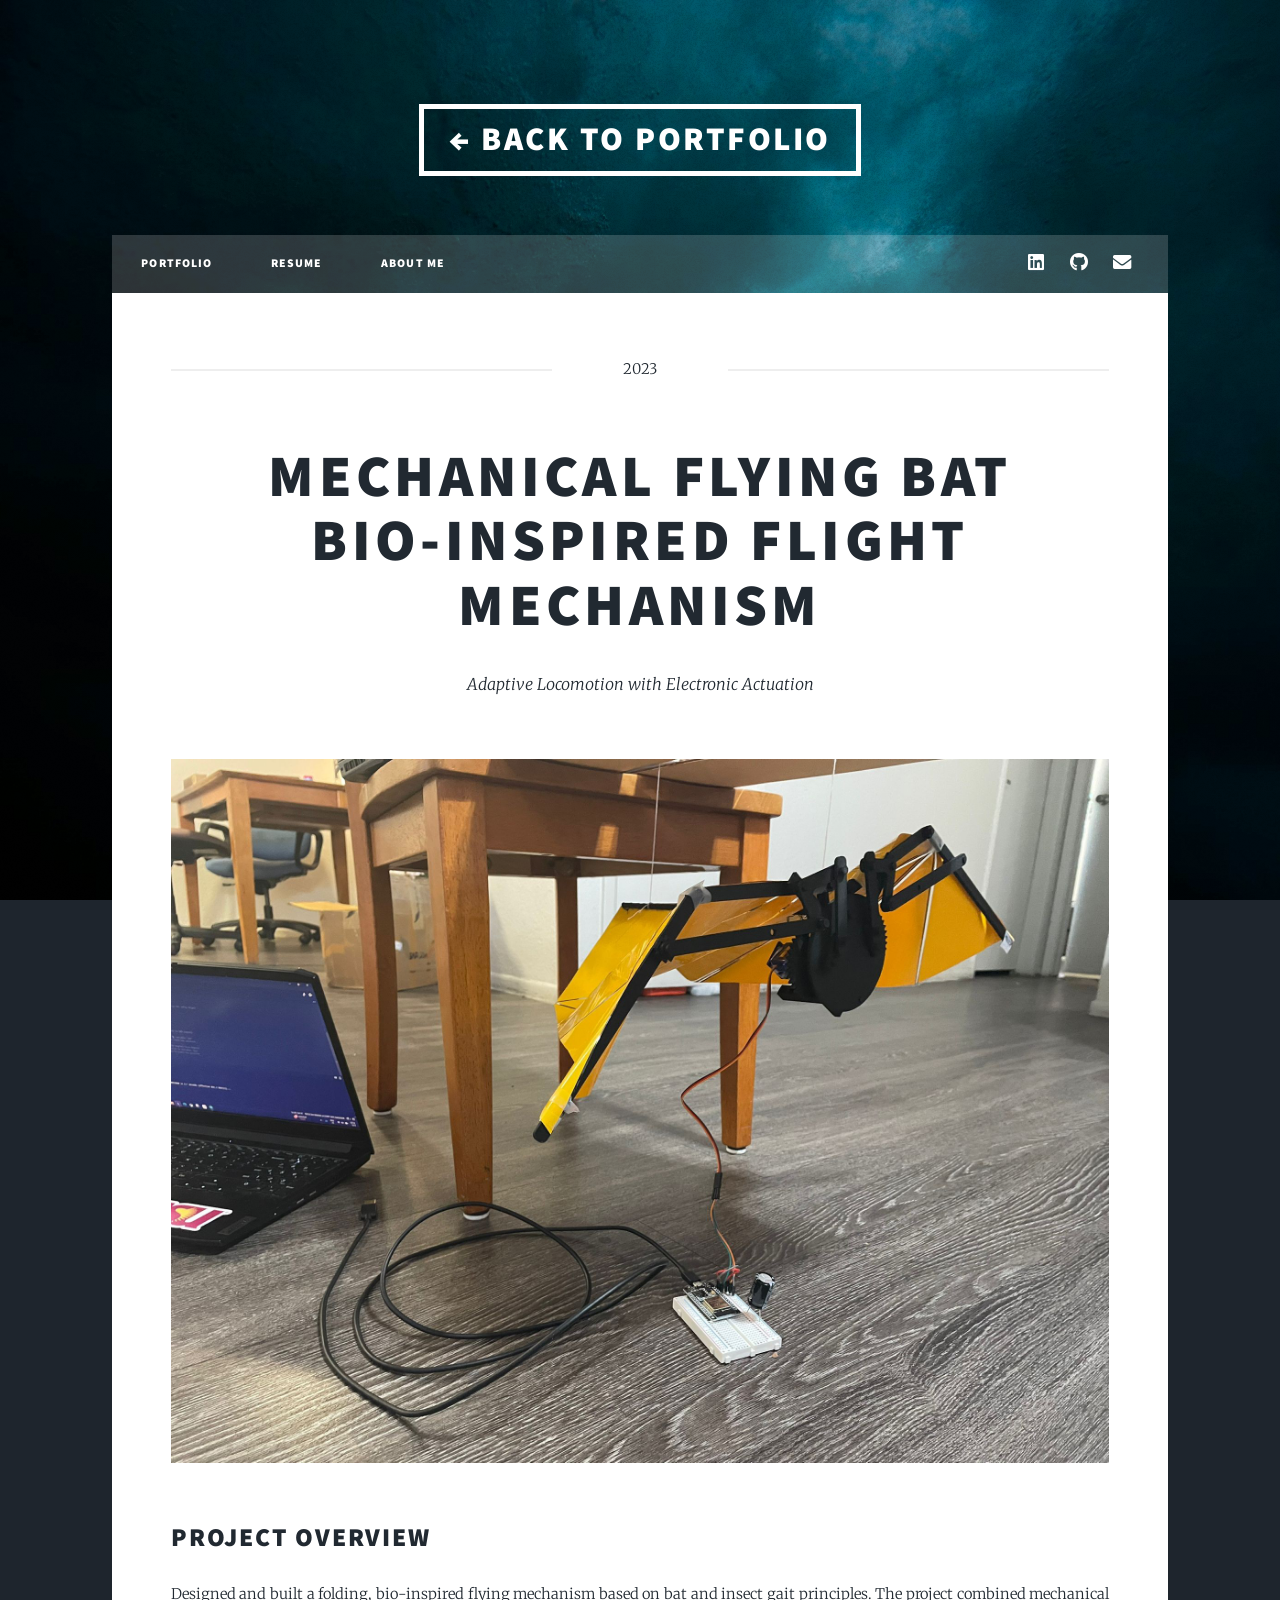
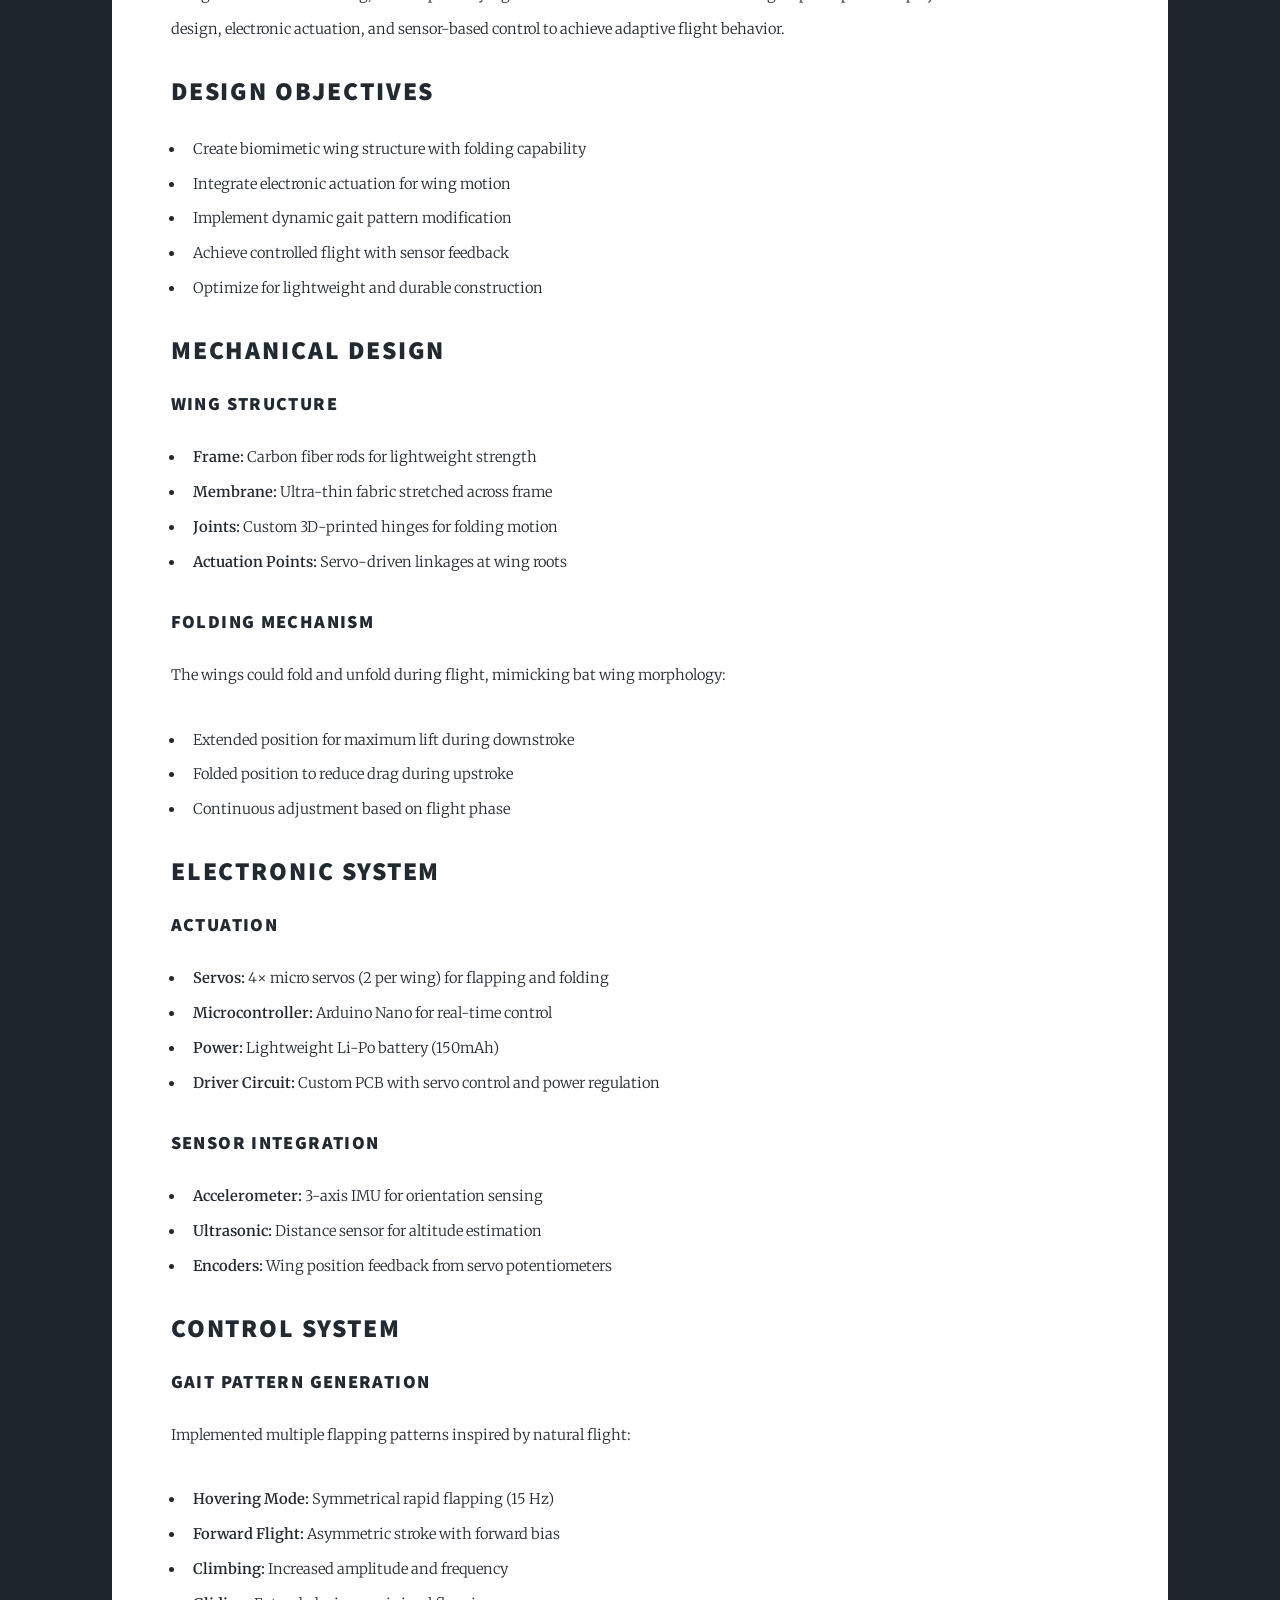
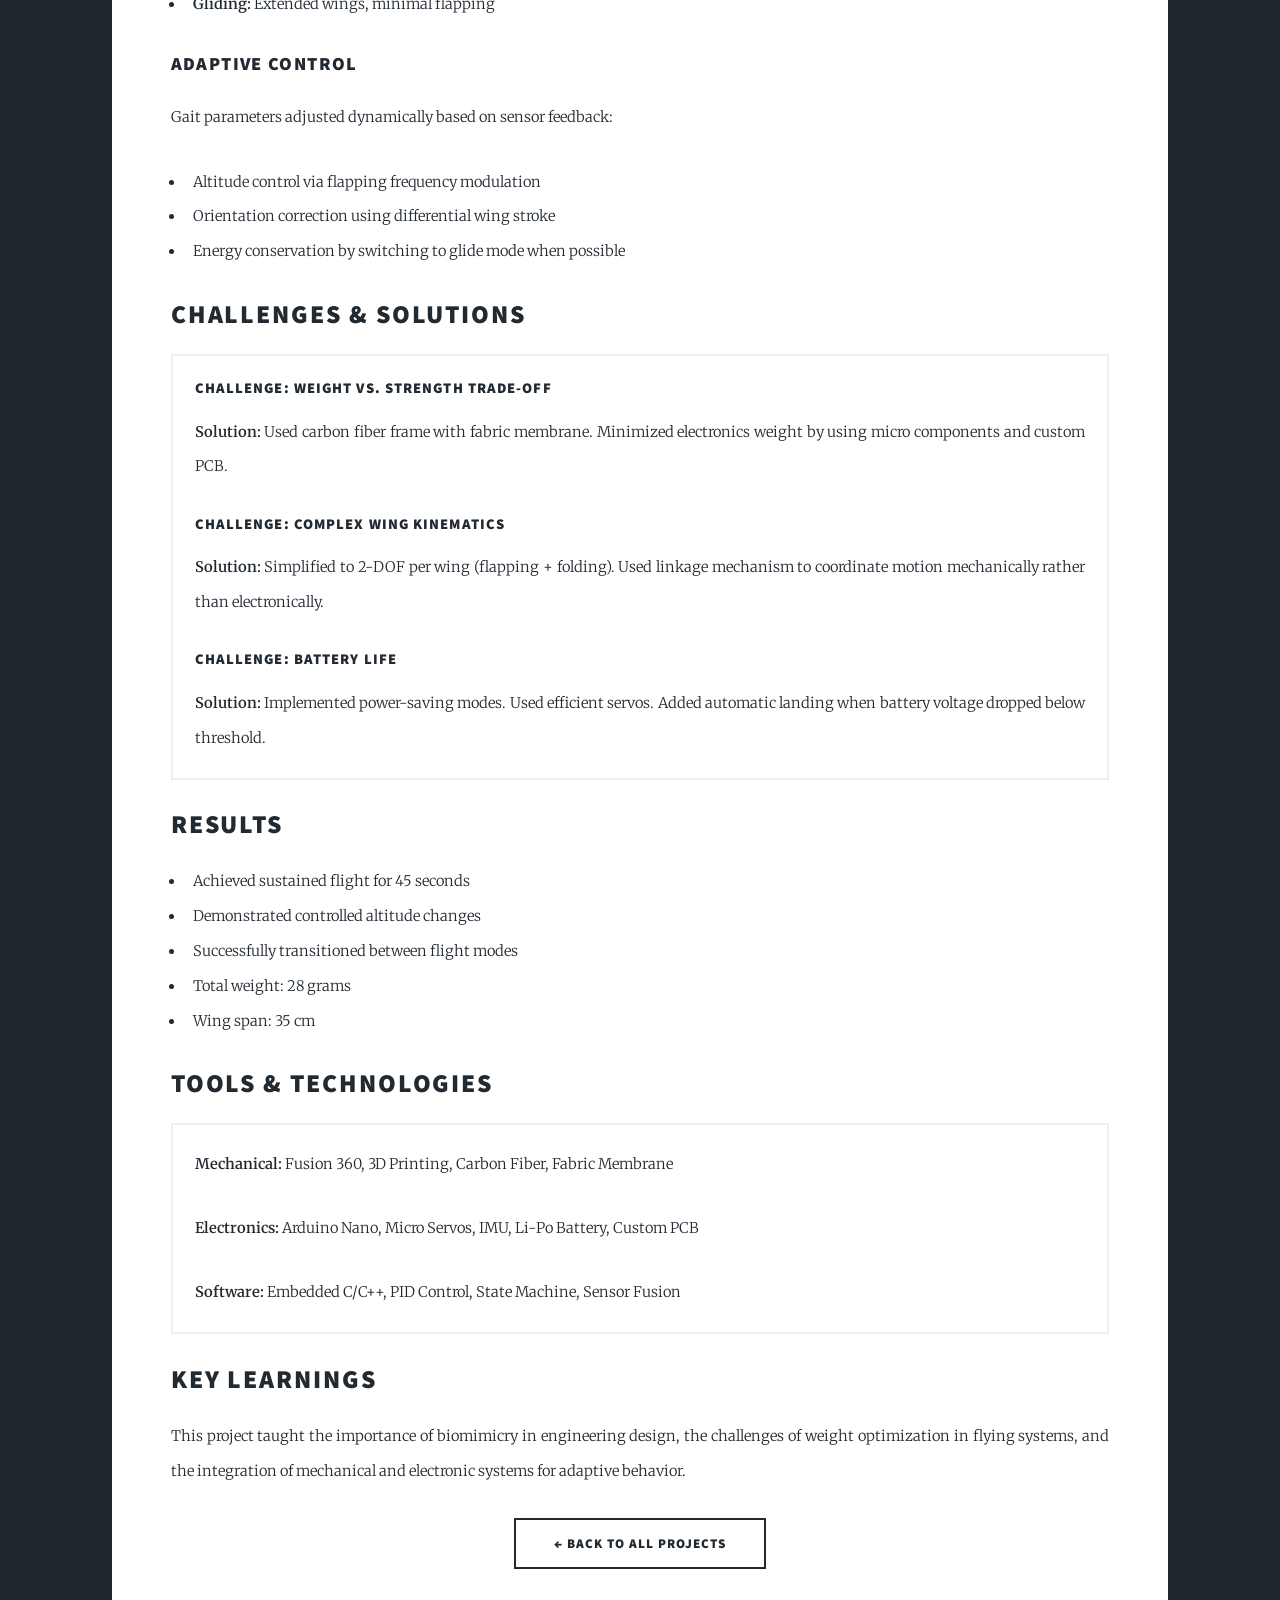
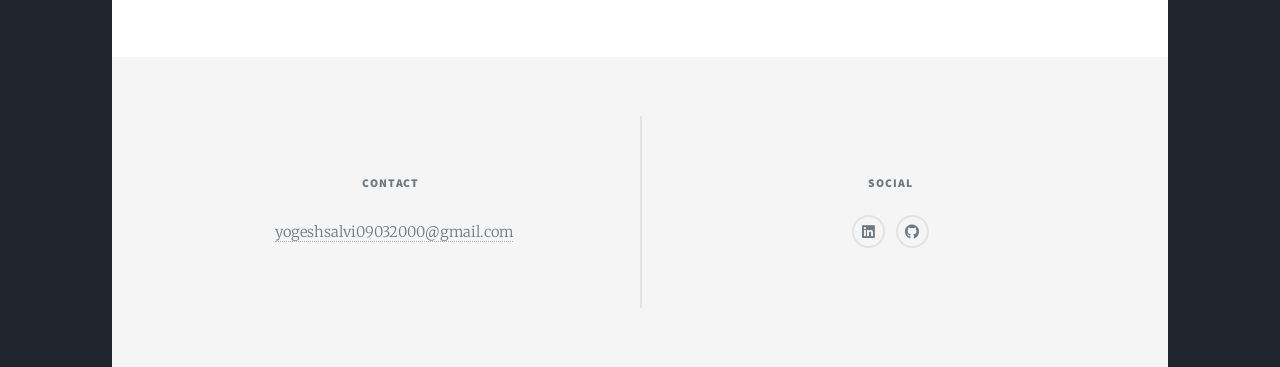
<file: projects/flying-bat.html>
<!DOCTYPE HTML>
<html>
	<head>
		<title>Mechanical Flying Bat - Yogesh Salvi</title>
		<meta charset="utf-8" />
		<meta name="viewport" content="width=device-width, initial-scale=1, user-scalable=no" />
		<meta name="description" content="Bio-inspired mechanical flying bat with adaptive flight control" />
		<link rel="stylesheet" href="../assets/css/main.css" />
		<noscript><link rel="stylesheet" href="../assets/css/noscript.css" /></noscript>
	</head>
	<body class="is-preload">

		<!-- Wrapper -->
			<div id="wrapper">

				<!-- Header -->
					<header id="header">
						<a href="../index.html" class="logo">← Back to Portfolio</a>
					</header>

				<!-- Nav -->
					<nav id="nav">
						<ul class="links">
							<li><a href="../index.html">Portfolio</a></li>
							<li><a href="../resume.html">Resume</a></li>
							<li><a href="../index.html#aboutme">About Me</a></li>
						</ul>
						<ul class="icons">
							<li><a href="https://www.linkedin.com/in/yogesh-salvi-robotics" target="_blank" rel="noopener" class="icon brands fa-linkedin"><span class="label">LinkedIn</span></a></li>
							<li><a href="https://github.com/yogeshsalvi09032000" target="_blank" rel="noopener" class="icon brands fa-github"><span class="label">GitHub</span></a></li>
							<li><a href="mailto:yogeshsalvi09032000@gmail.com" class="icon solid fa-envelope"><span class="label">Email</span></a></li>
						</ul>
					</nav>

				<!-- Main -->
					<div id="main">

						<!-- Post -->
							<section class="post">
								<header class="major">
									<span class="date">2023</span>
									<h1>Mechanical Flying Bat<br/>Bio-Inspired Flight Mechanism</h1>
									<p>Adaptive Locomotion with Electronic Actuation</p>
								</header>

								<div class="image main"><img src="../images/bat1.jpg" alt="Mechanical flying bat" /></div>

								<h2>Project Overview</h2>
								<p>Designed and built a folding, bio-inspired flying mechanism based on bat and insect gait principles. The project combined mechanical design, electronic actuation, and sensor-based control to achieve adaptive flight behavior.</p>

								<h2>Design Objectives</h2>
								<ul>
									<li>Create biomimetic wing structure with folding capability</li>
									<li>Integrate electronic actuation for wing motion</li>
									<li>Implement dynamic gait pattern modification</li>
									<li>Achieve controlled flight with sensor feedback</li>
									<li>Optimize for lightweight and durable construction</li>
								</ul>

								<h2>Mechanical Design</h2>
								<h3>Wing Structure</h3>
								<ul>
									<li><strong>Frame:</strong> Carbon fiber rods for lightweight strength</li>
									<li><strong>Membrane:</strong> Ultra-thin fabric stretched across frame</li>
									<li><strong>Joints:</strong> Custom 3D-printed hinges for folding motion</li>
									<li><strong>Actuation Points:</strong> Servo-driven linkages at wing roots</li>
								</ul>

								<h3>Folding Mechanism</h3>
								<p>The wings could fold and unfold during flight, mimicking bat wing morphology:</p>
								<ul>
									<li>Extended position for maximum lift during downstroke</li>
									<li>Folded position to reduce drag during upstroke</li>
									<li>Continuous adjustment based on flight phase</li>
								</ul>

								<h2>Electronic System</h2>
								<h3>Actuation</h3>
								<ul>
									<li><strong>Servos:</strong> 4× micro servos (2 per wing) for flapping and folding</li>
									<li><strong>Microcontroller:</strong> Arduino Nano for real-time control</li>
									<li><strong>Power:</strong> Lightweight Li-Po battery (150mAh)</li>
									<li><strong>Driver Circuit:</strong> Custom PCB with servo control and power regulation</li>
								</ul>

								<h3>Sensor Integration</h3>
								<ul>
									<li><strong>Accelerometer:</strong> 3-axis IMU for orientation sensing</li>
									<li><strong>Ultrasonic:</strong> Distance sensor for altitude estimation</li>
									<li><strong>Encoders:</strong> Wing position feedback from servo potentiometers</li>
								</ul>

								<h2>Control System</h2>
								<h3>Gait Pattern Generation</h3>
								<p>Implemented multiple flapping patterns inspired by natural flight:</p>
								<ul>
									<li><strong>Hovering Mode:</strong> Symmetrical rapid flapping (15 Hz)</li>
									<li><strong>Forward Flight:</strong> Asymmetric stroke with forward bias</li>
									<li><strong>Climbing:</strong> Increased amplitude and frequency</li>
									<li><strong>Gliding:</strong> Extended wings, minimal flapping</li>
								</ul>

								<h3>Adaptive Control</h3>
								<p>Gait parameters adjusted dynamically based on sensor feedback:</p>
								<ul>
									<li>Altitude control via flapping frequency modulation</li>
									<li>Orientation correction using differential wing stroke</li>
									<li>Energy conservation by switching to glide mode when possible</li>
								</ul>

								<h2>Challenges & Solutions</h2>
								<div class="box">
									<h4>Challenge: Weight vs. Strength Trade-off</h4>
									<p><strong>Solution:</strong> Used carbon fiber frame with fabric membrane. Minimized electronics weight by using micro components and custom PCB.</p>

									<h4>Challenge: Complex Wing Kinematics</h4>
									<p><strong>Solution:</strong> Simplified to 2-DOF per wing (flapping + folding). Used linkage mechanism to coordinate motion mechanically rather than electronically.</p>

									<h4>Challenge: Battery Life</h4>
									<p><strong>Solution:</strong> Implemented power-saving modes. Used efficient servos. Added automatic landing when battery voltage dropped below threshold.</p>
								</div>

								<h2>Results</h2>
								<ul>
									<li>Achieved sustained flight for 45 seconds</li>
									<li>Demonstrated controlled altitude changes</li>
									<li>Successfully transitioned between flight modes</li>
									<li>Total weight: 28 grams</li>
									<li>Wing span: 35 cm</li>
								</ul>

								<h2>Tools & Technologies</h2>
								<div class="box">
									<p><strong>Mechanical:</strong> Fusion 360, 3D Printing, Carbon Fiber, Fabric Membrane</p>
									<p><strong>Electronics:</strong> Arduino Nano, Micro Servos, IMU, Li-Po Battery, Custom PCB</p>
									<p><strong>Software:</strong> Embedded C/C++, PID Control, State Machine, Sensor Fusion</p>
								</div>

								<h2>Key Learnings</h2>
								<p>This project taught the importance of biomimicry in engineering design, the challenges of weight optimization in flying systems, and the integration of mechanical and electronic systems for adaptive behavior.</p>

								<ul class="actions special">
									<li><a href="../index.html#projects" class="button large">← Back to All Projects</a></li>
								</ul>

							</section>

					</div>

				<!-- Footer -->
					<footer id="footer">
						<section>
							<h3>Contact</h3>
							<ul style="list-style: none; padding: 0;">
								<li><a href="mailto:yogeshsalvi09032000@gmail.com">yogeshsalvi09032000@gmail.com</a></li>
							</ul>
						</section>
						<section>
							<h3>Social</h3>
							<ul class="icons alt">
								<li><a href="https://www.linkedin.com/in/yogesh-salvi-robotics" target="_blank" rel="noopener" class="icon brands alt fa-linkedin"><span class="label">LinkedIn</span></a></li>
								<li><a href="https://github.com/yogeshsalvi09032000" target="_blank" rel="noopener" class="icon brands alt fa-github"><span class="label">GitHub</span></a></li>
							</ul>
						</section>
					</footer>

			</div>

		<!-- Scripts -->
			<script src="../assets/js/jquery.min.js"></script>
			<script src="../assets/js/jquery.scrollex.min.js"></script>
			<script src="../assets/js/jquery.scrolly.min.js"></script>
			<script src="../assets/js/browser.min.js"></script>
			<script src="../assets/js/breakpoints.min.js"></script>
			<script src="../assets/js/util.js"></script>
			<script src="../assets/js/main.js"></script>

	</body>
</html>
</file>
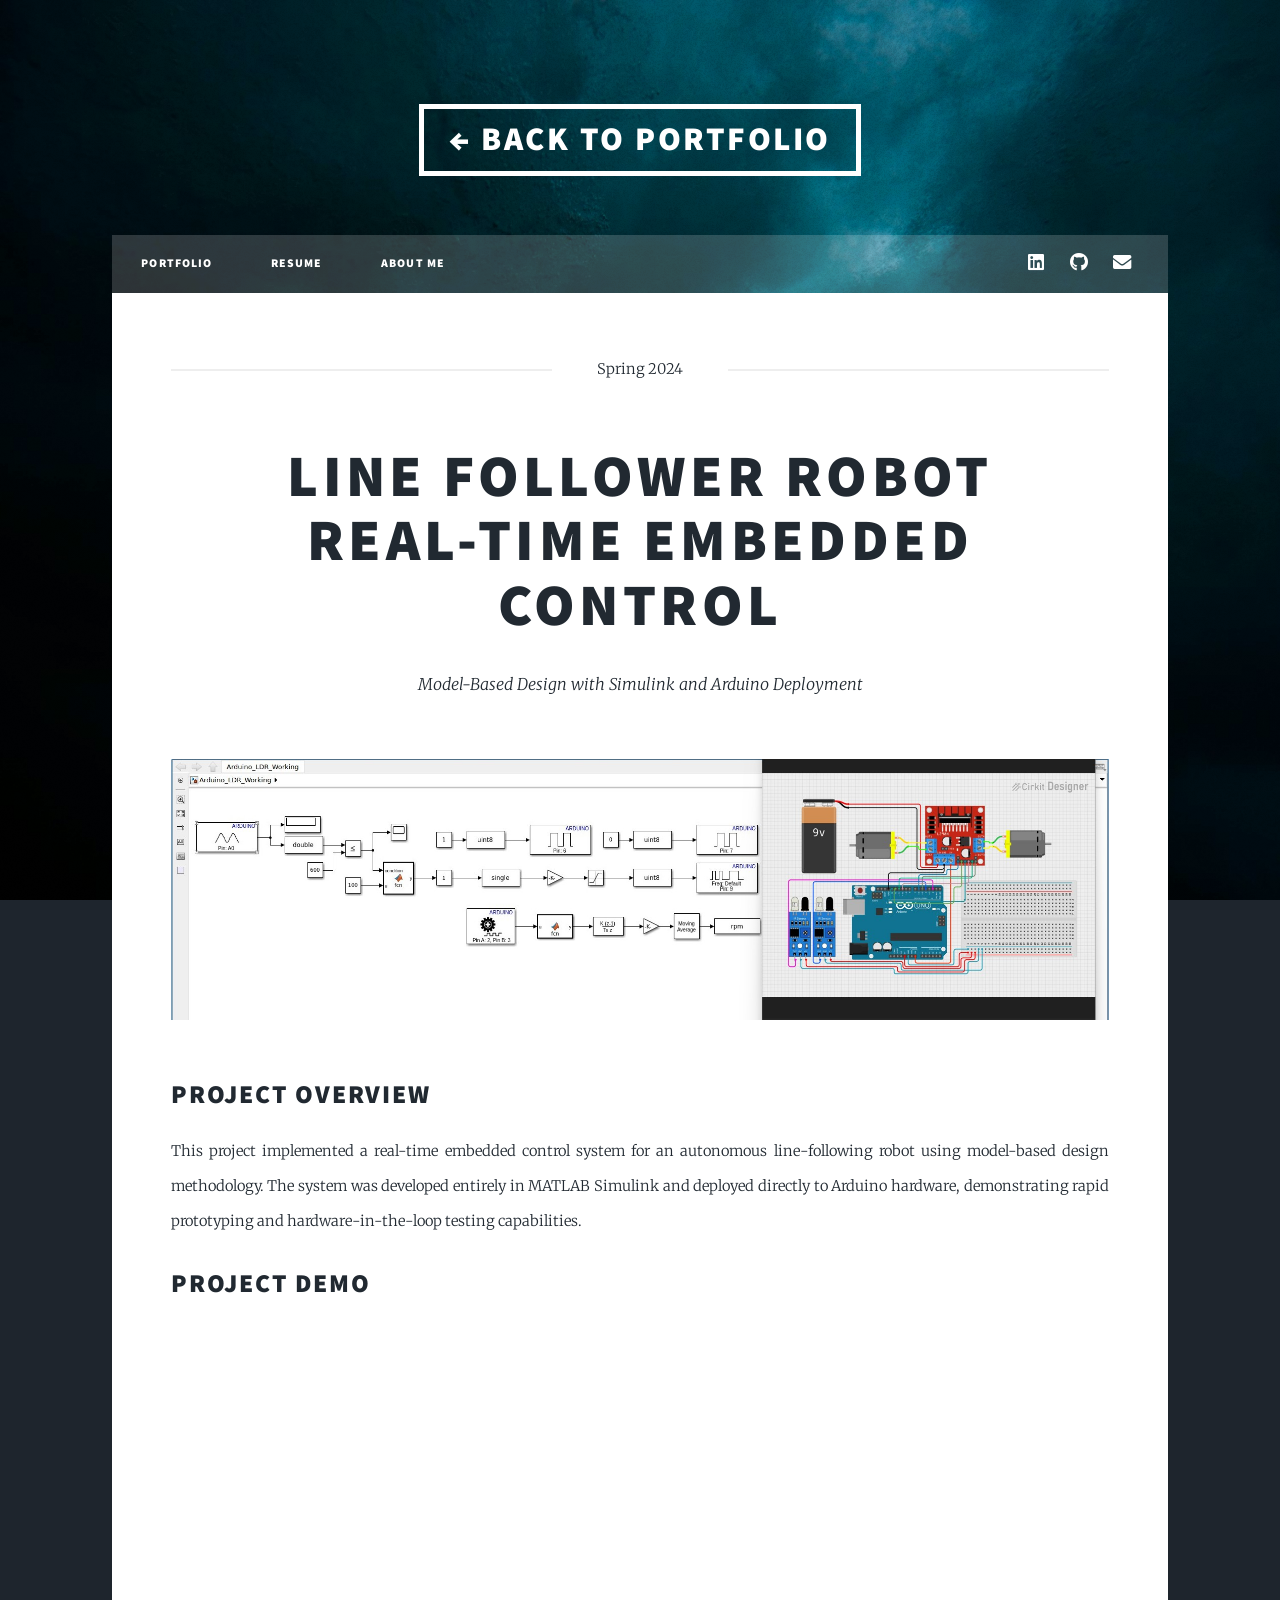
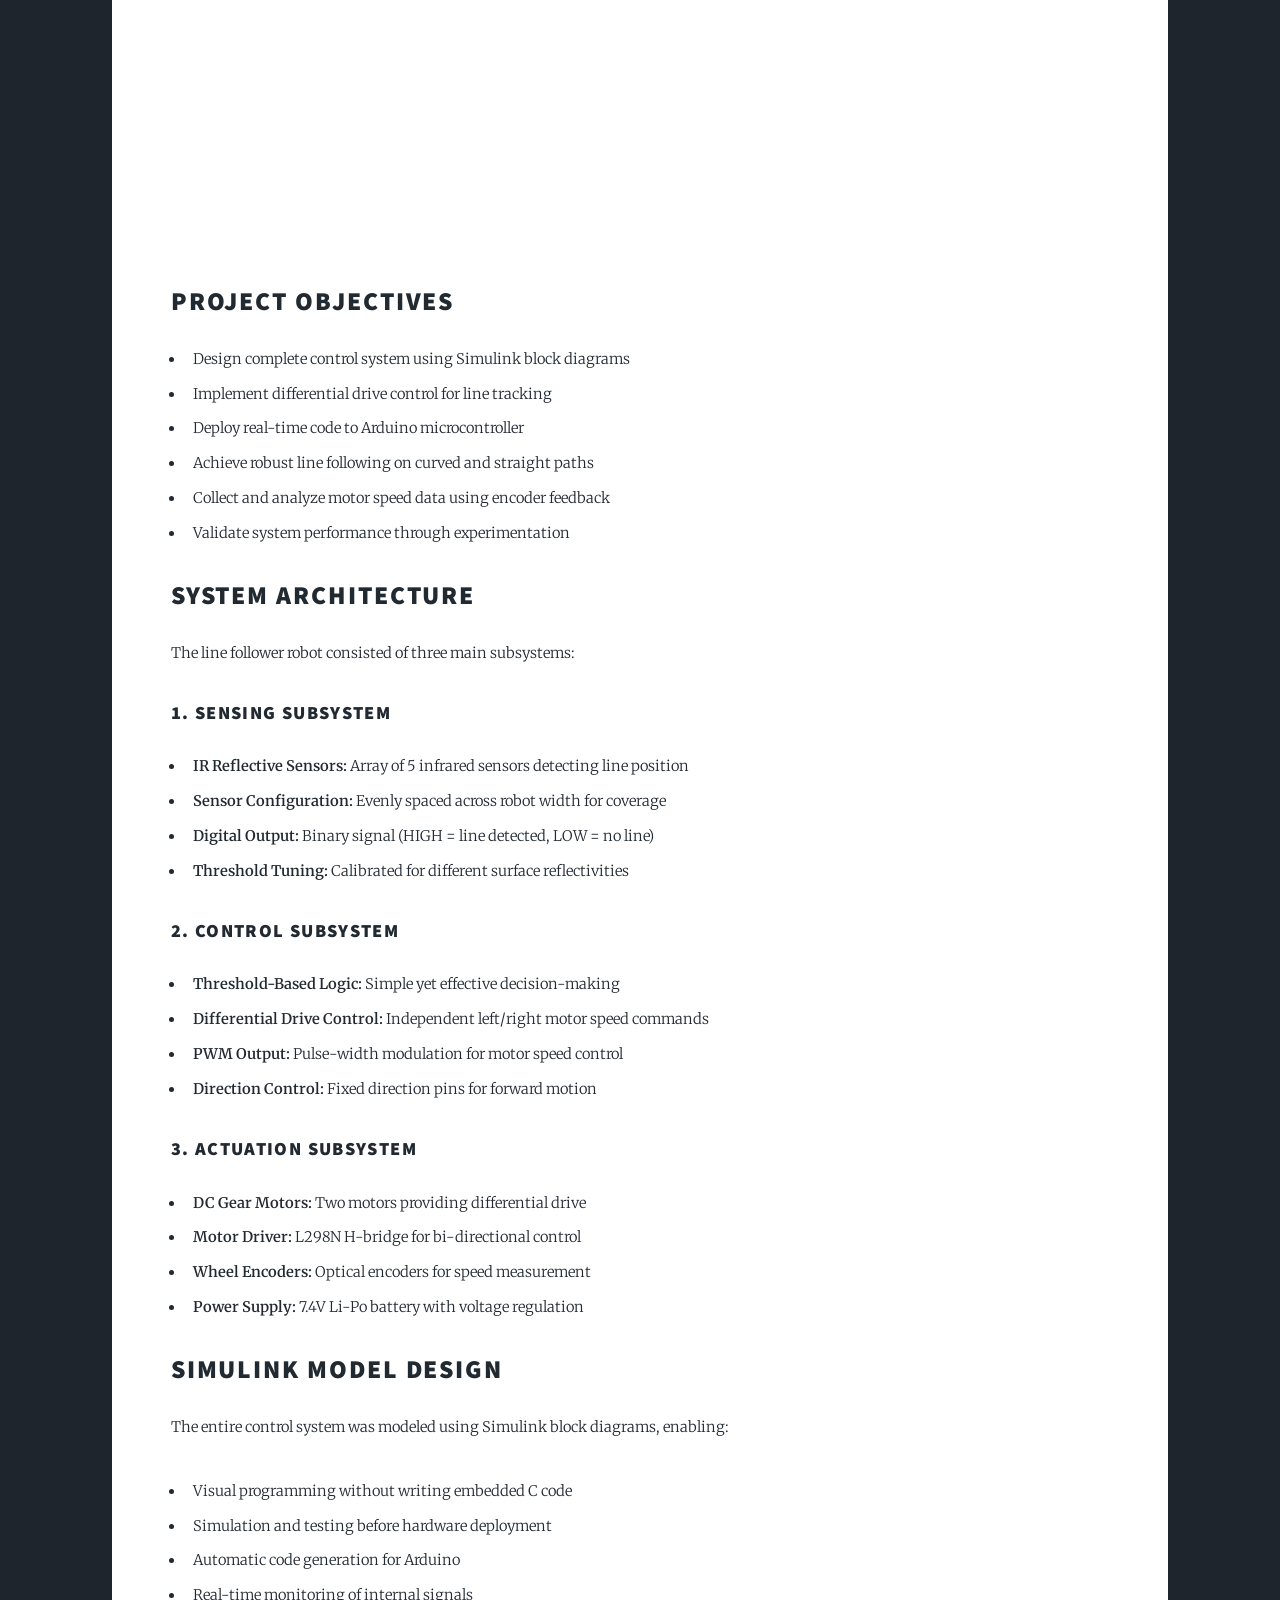
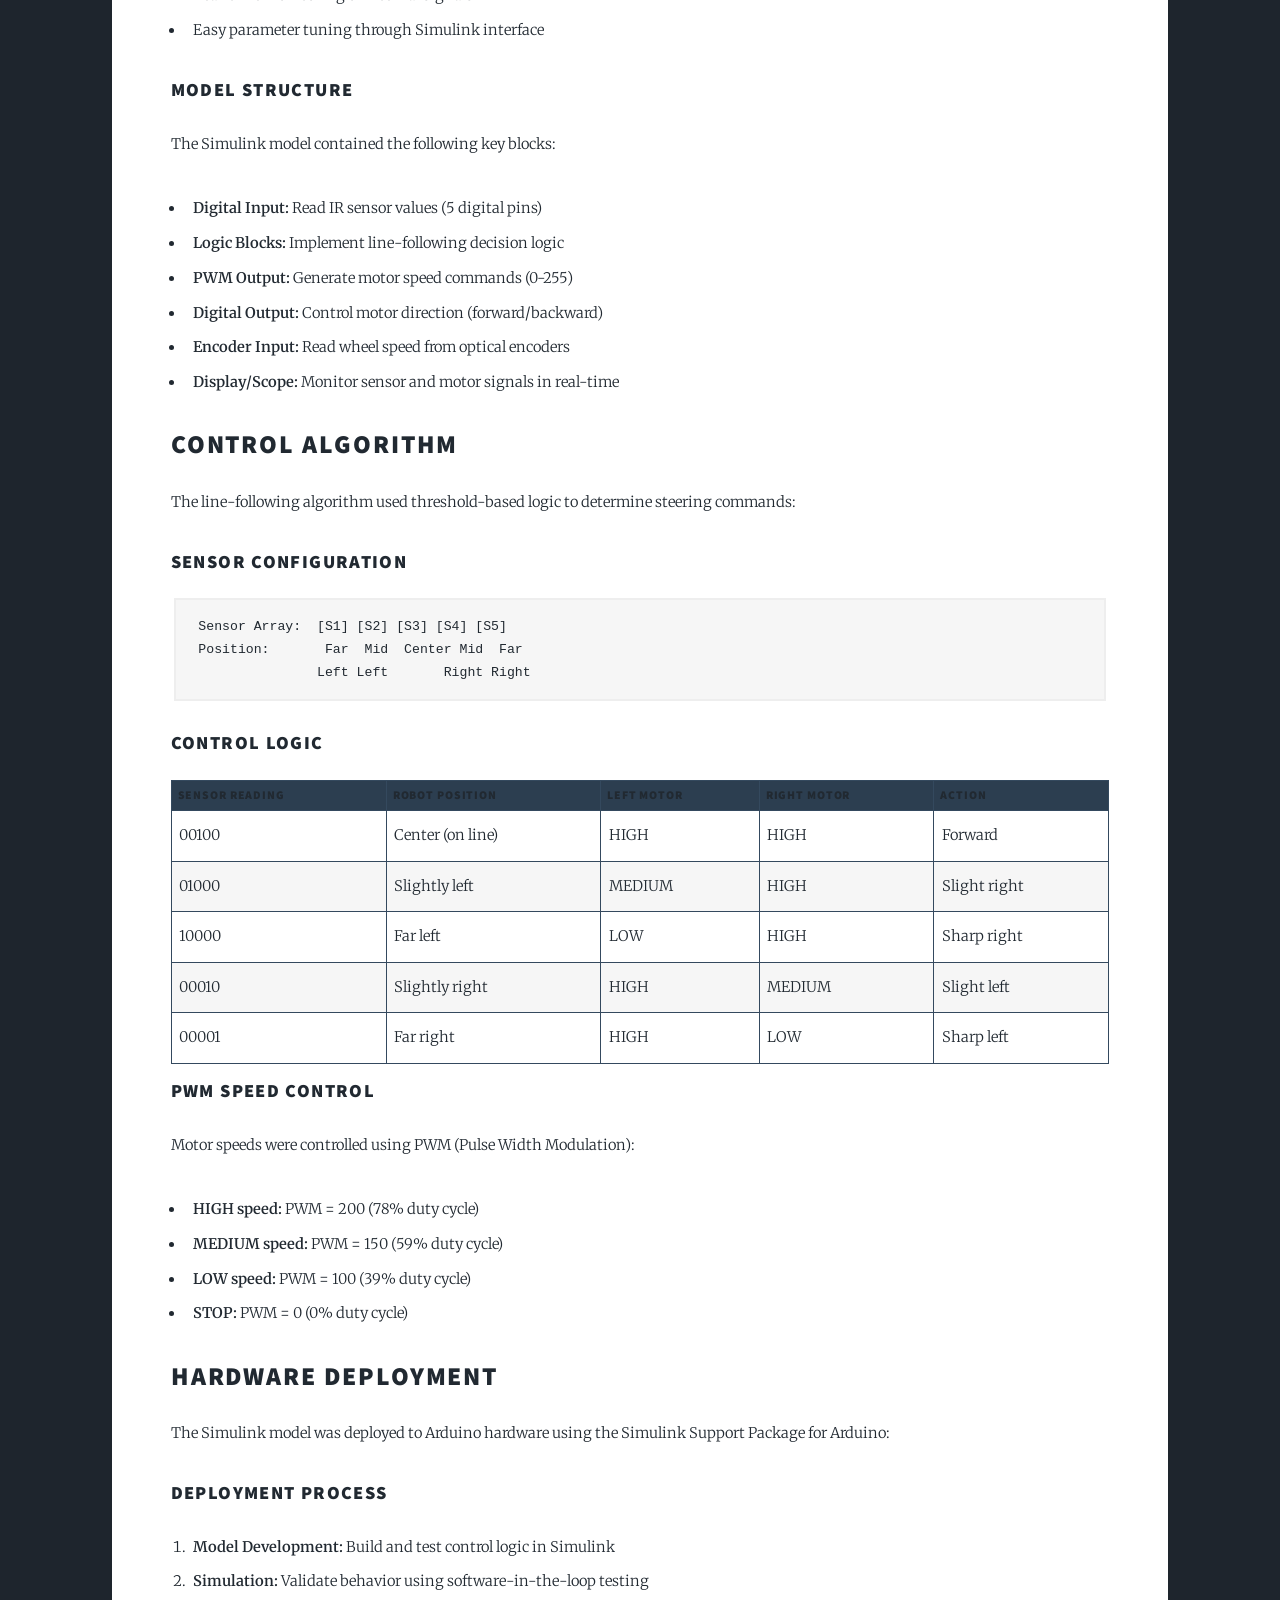
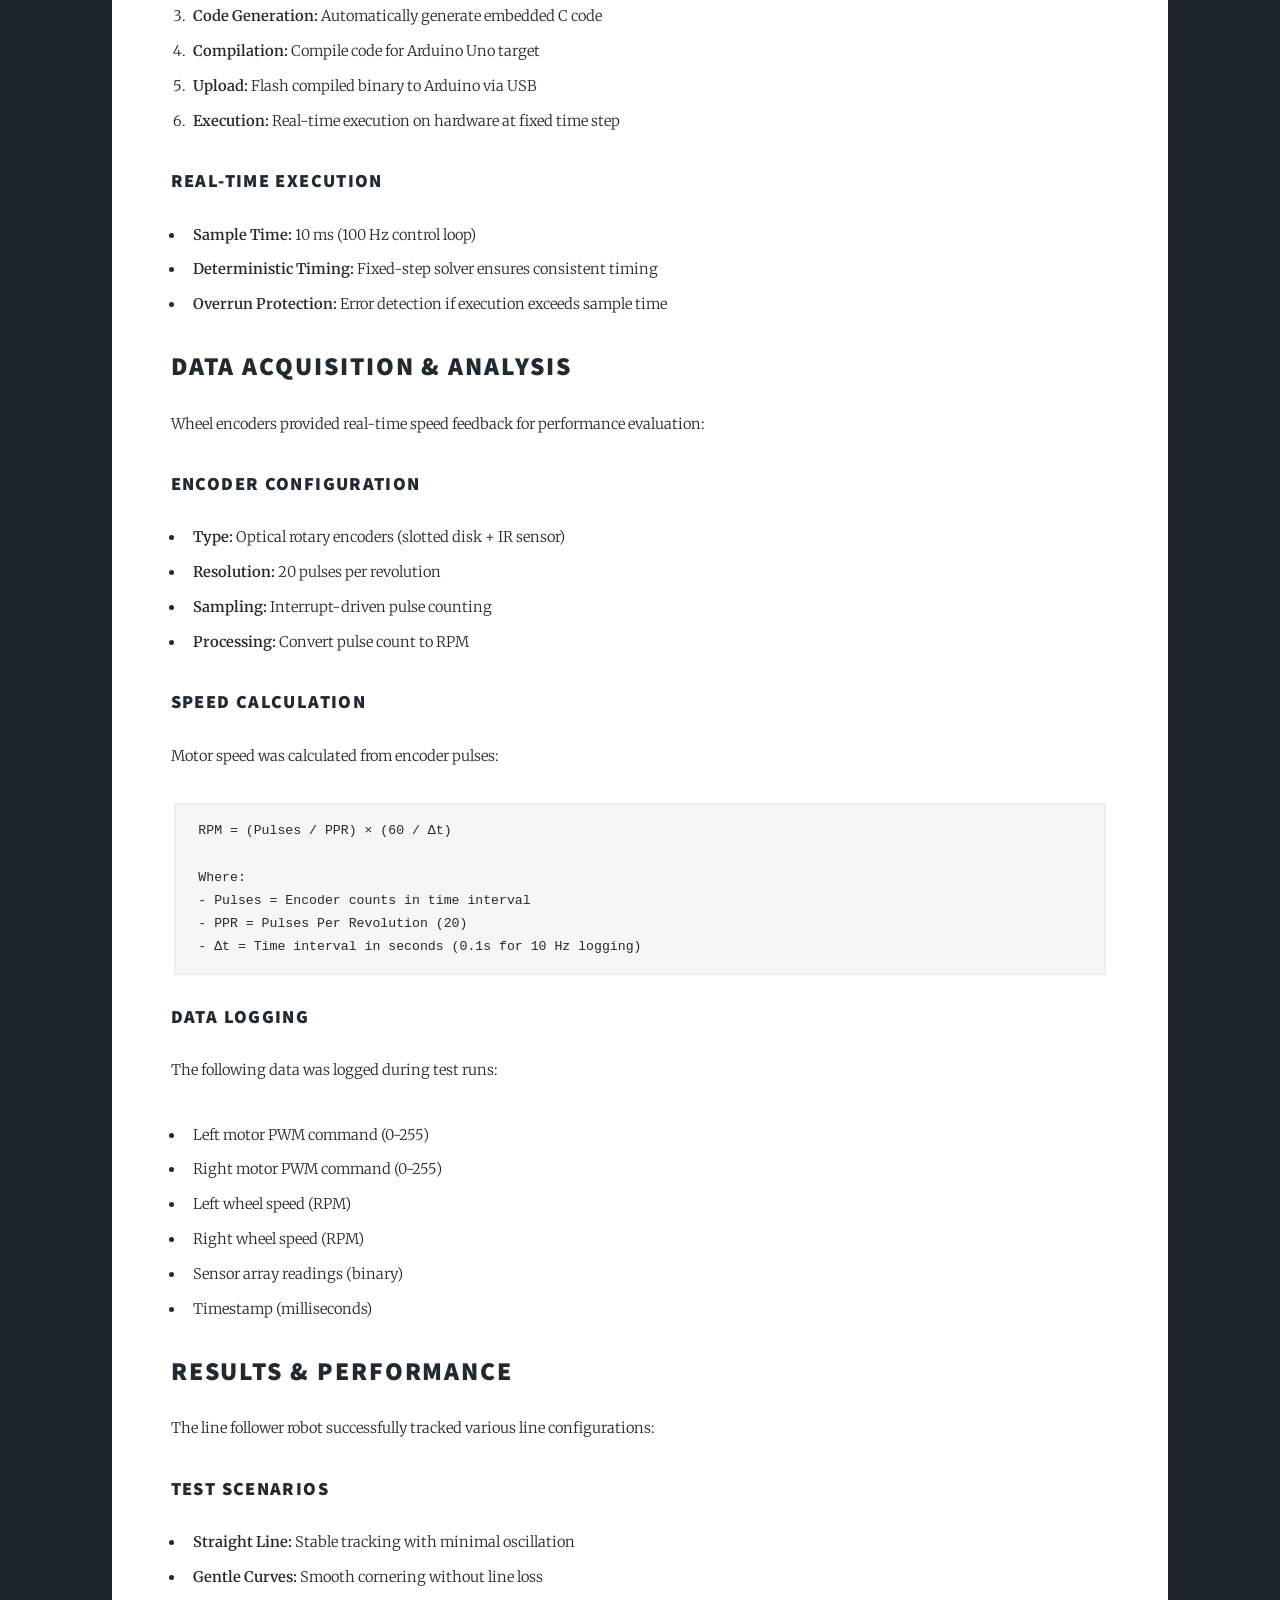
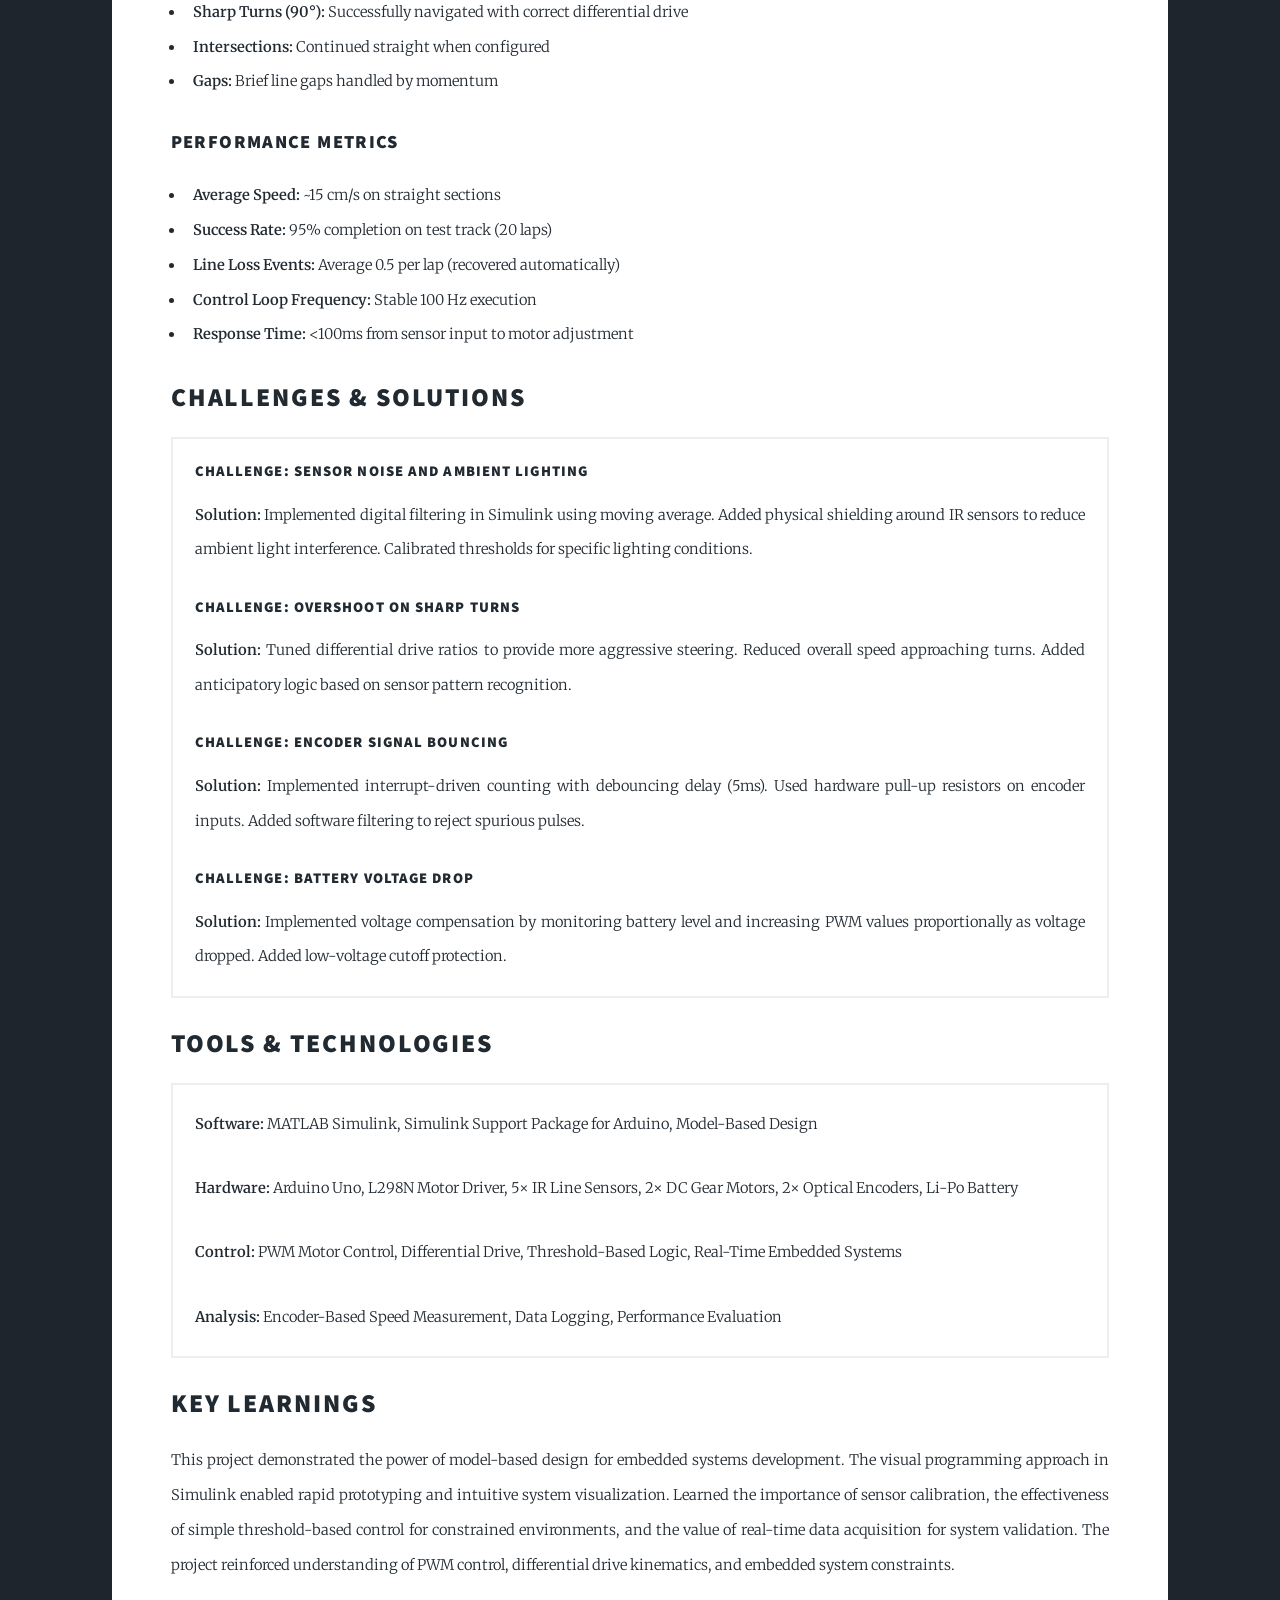
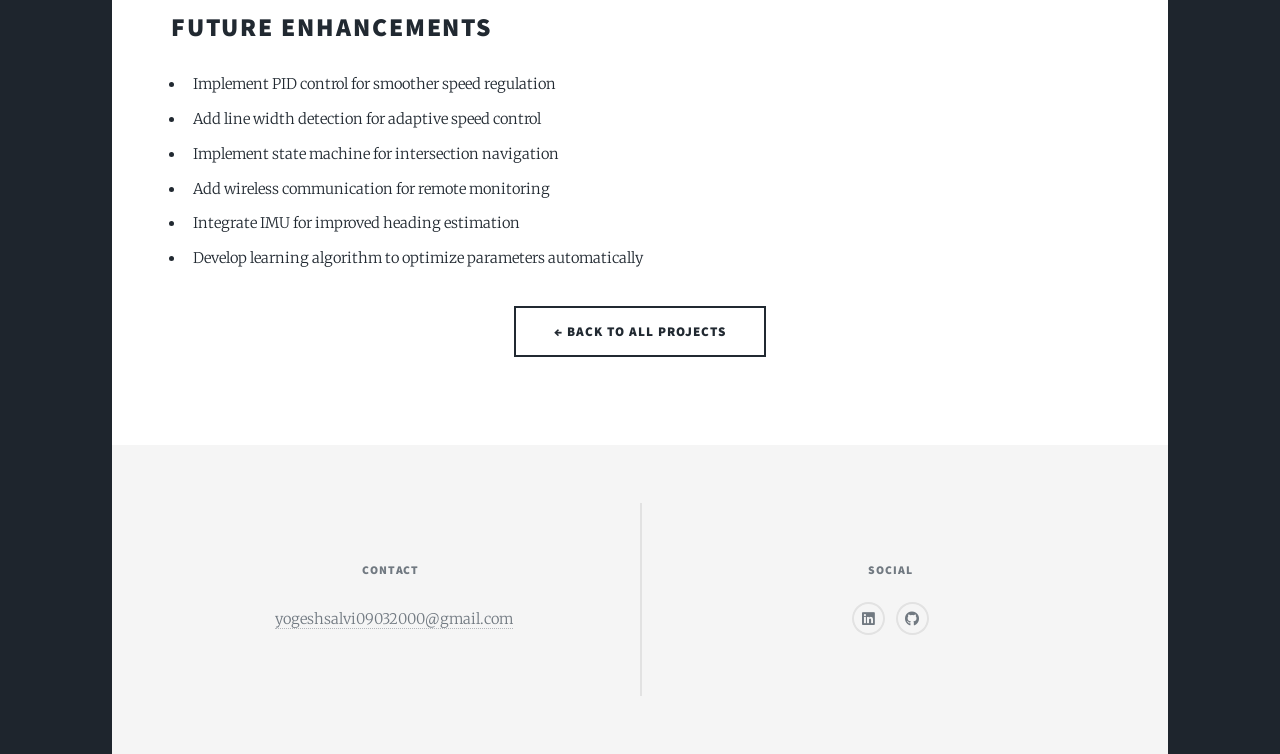
<file: projects/line-follower.html>
<!DOCTYPE HTML>
<html>
	<head>
		<title>Line Follower Robot - Yogesh Salvi</title>
		<meta charset="utf-8" />
		<meta name="viewport" content="width=device-width, initial-scale=1, user-scalable=no" />
		<meta name="description" content="Real-time embedded control system for autonomous line following robot" />
		<link rel="stylesheet" href="../assets/css/main.css" />
		<noscript><link rel="stylesheet" href="../assets/css/noscript.css" /></noscript>
	</head>
	<body class="is-preload">

		<!-- Wrapper -->
			<div id="wrapper">

				<!-- Header -->
					<header id="header">
						<a href="../index.html" class="logo">← Back to Portfolio</a>
					</header>

				<!-- Nav -->
					<nav id="nav">
						<ul class="links">
							<li><a href="../index.html">Portfolio</a></li>
							<li><a href="../resume.html">Resume</a></li>
							<li><a href="../index.html#aboutme">About Me</a></li>
						</ul>
						<ul class="icons">
							<li><a href="https://www.linkedin.com/in/yogesh-salvi-robotics" target="_blank" rel="noopener" class="icon brands fa-linkedin"><span class="label">LinkedIn</span></a></li>
							<li><a href="https://github.com/yogeshsalvi09032000" target="_blank" rel="noopener" class="icon brands fa-github"><span class="label">GitHub</span></a></li>
							<li><a href="mailto:yogeshsalvi09032000@gmail.com" class="icon solid fa-envelope"><span class="label">Email</span></a></li>
						</ul>
					</nav>

				<!-- Main -->
					<div id="main">

						<!-- Post -->
							<section class="post">
								<header class="major">
									<span class="date">Spring 2024</span>
									<h1>Line Follower Robot<br />Real-Time Embedded Control</h1>
									<p>Model-Based Design with Simulink and Arduino Deployment</p>
								</header>

								<!-- Project Image -->
								<div class="image main">
									<img src="../images/lfr1.jpg" alt="Line follower robot hardware" />
								</div>

								<!-- Project Overview -->
								<h2>Project Overview</h2>
								<p>
									This project implemented a real-time embedded control system for an autonomous line-following robot 
									using model-based design methodology. The system was developed entirely in MATLAB Simulink and deployed 
									directly to Arduino hardware, demonstrating rapid prototyping and hardware-in-the-loop testing capabilities.
								</p>

								<!-- Demo Video -->
								<h2>Project Demo</h2>
								<div style="position: relative; padding-bottom: 56.25%; height: 0; overflow: hidden; max-width: 100%;">
									<iframe style="position: absolute; top: 0; left: 0; width: 100%; height: 100%;" 
									        src="https://www.youtube.com/embed/H874JEWbnMs" 
									        frameborder="0" 
									        allow="accelerometer; autoplay; clipboard-write; encrypted-media; gyroscope; picture-in-picture" 
									        allowfullscreen>
									</iframe>
								</div>
								<br>

								<!-- Objectives -->
								<h2>Project Objectives</h2>
								<ul>
									<li>Design complete control system using Simulink block diagrams</li>
									<li>Implement differential drive control for line tracking</li>
									<li>Deploy real-time code to Arduino microcontroller</li>
									<li>Achieve robust line following on curved and straight paths</li>
									<li>Collect and analyze motor speed data using encoder feedback</li>
									<li>Validate system performance through experimentation</li>
								</ul>

								<!-- System Architecture -->
								<h2>System Architecture</h2>
								<p>
									The line follower robot consisted of three main subsystems:
								</p>

								<h3>1. Sensing Subsystem</h3>
								<ul>
									<li><strong>IR Reflective Sensors:</strong> Array of 5 infrared sensors detecting line position</li>
									<li><strong>Sensor Configuration:</strong> Evenly spaced across robot width for coverage</li>
									<li><strong>Digital Output:</strong> Binary signal (HIGH = line detected, LOW = no line)</li>
									<li><strong>Threshold Tuning:</strong> Calibrated for different surface reflectivities</li>
								</ul>

								<h3>2. Control Subsystem</h3>
								<ul>
									<li><strong>Threshold-Based Logic:</strong> Simple yet effective decision-making</li>
									<li><strong>Differential Drive Control:</strong> Independent left/right motor speed commands</li>
									<li><strong>PWM Output:</strong> Pulse-width modulation for motor speed control</li>
									<li><strong>Direction Control:</strong> Fixed direction pins for forward motion</li>
								</ul>

								<h3>3. Actuation Subsystem</h3>
								<ul>
									<li><strong>DC Gear Motors:</strong> Two motors providing differential drive</li>
									<li><strong>Motor Driver:</strong> L298N H-bridge for bi-directional control</li>
									<li><strong>Wheel Encoders:</strong> Optical encoders for speed measurement</li>
									<li><strong>Power Supply:</strong> 7.4V Li-Po battery with voltage regulation</li>
								</ul>

								<!-- Simulink Model -->
								<h2>Simulink Model Design</h2>
								<p>
									The entire control system was modeled using Simulink block diagrams, enabling:
								</p>
								<ul>
									<li>Visual programming without writing embedded C code</li>
									<li>Simulation and testing before hardware deployment</li>
									<li>Automatic code generation for Arduino</li>
									<li>Real-time monitoring of internal signals</li>
									<li>Easy parameter tuning through Simulink interface</li>
								</ul>

								<h3>Model Structure</h3>
								<p>
									The Simulink model contained the following key blocks:
								</p>
								<ul>
									<li><strong>Digital Input:</strong> Read IR sensor values (5 digital pins)</li>
									<li><strong>Logic Blocks:</strong> Implement line-following decision logic</li>
									<li><strong>PWM Output:</strong> Generate motor speed commands (0-255)</li>
									<li><strong>Digital Output:</strong> Control motor direction (forward/backward)</li>
									<li><strong>Encoder Input:</strong> Read wheel speed from optical encoders</li>
									<li><strong>Display/Scope:</strong> Monitor sensor and motor signals in real-time</li>
								</ul>

								<!-- Control Algorithm -->
								<h2>Control Algorithm</h2>
								<p>
									The line-following algorithm used threshold-based logic to determine steering commands:
								</p>

								<h3>Sensor Configuration</h3>
								<pre><code>Sensor Array:  [S1] [S2] [S3] [S4] [S5]
Position:       Far  Mid  Center Mid  Far
               Left Left       Right Right</code></pre>

								<h3>Control Logic</h3>
								<table style="width: 100%; border-collapse: collapse; margin: 1em 0;">
									<tr style="background: #2c3e50; color: white;">
										<th style="padding: 0.5em; border: 1px solid #34495e;">Sensor Reading</th>
										<th style="padding: 0.5em; border: 1px solid #34495e;">Robot Position</th>
										<th style="padding: 0.5em; border: 1px solid #34495e;">Left Motor</th>
										<th style="padding: 0.5em; border: 1px solid #34495e;">Right Motor</th>
										<th style="padding: 0.5em; border: 1px solid #34495e;">Action</th>
									</tr>
									<tr>
										<td style="padding: 0.5em; border: 1px solid #34495e;">00100</td>
										<td style="padding: 0.5em; border: 1px solid #34495e;">Center (on line)</td>
										<td style="padding: 0.5em; border: 1px solid #34495e;">HIGH</td>
										<td style="padding: 0.5em; border: 1px solid #34495e;">HIGH</td>
										<td style="padding: 0.5em; border: 1px solid #34495e;">Forward</td>
									</tr>
									<tr>
										<td style="padding: 0.5em; border: 1px solid #34495e;">01000</td>
										<td style="padding: 0.5em; border: 1px solid #34495e;">Slightly left</td>
										<td style="padding: 0.5em; border: 1px solid #34495e;">MEDIUM</td>
										<td style="padding: 0.5em; border: 1px solid #34495e;">HIGH</td>
										<td style="padding: 0.5em; border: 1px solid #34495e;">Slight right</td>
									</tr>
									<tr>
										<td style="padding: 0.5em; border: 1px solid #34495e;">10000</td>
										<td style="padding: 0.5em; border: 1px solid #34495e;">Far left</td>
										<td style="padding: 0.5em; border: 1px solid #34495e;">LOW</td>
										<td style="padding: 0.5em; border: 1px solid #34495e;">HIGH</td>
										<td style="padding: 0.5em; border: 1px solid #34495e;">Sharp right</td>
									</tr>
									<tr>
										<td style="padding: 0.5em; border: 1px solid #34495e;">00010</td>
										<td style="padding: 0.5em; border: 1px solid #34495e;">Slightly right</td>
										<td style="padding: 0.5em; border: 1px solid #34495e;">HIGH</td>
										<td style="padding: 0.5em; border: 1px solid #34495e;">MEDIUM</td>
										<td style="padding: 0.5em; border: 1px solid #34495e;">Slight left</td>
									</tr>
									<tr>
										<td style="padding: 0.5em; border: 1px solid #34495e;">00001</td>
										<td style="padding: 0.5em; border: 1px solid #34495e;">Far right</td>
										<td style="padding: 0.5em; border: 1px solid #34495e;">HIGH</td>
										<td style="padding: 0.5em; border: 1px solid #34495e;">LOW</td>
										<td style="padding: 0.5em; border: 1px solid #34495e;">Sharp left</td>
									</tr>
								</table>

								<h3>PWM Speed Control</h3>
								<p>
									Motor speeds were controlled using PWM (Pulse Width Modulation):
								</p>
								<ul>
									<li><strong>HIGH speed:</strong> PWM = 200 (78% duty cycle)</li>
									<li><strong>MEDIUM speed:</strong> PWM = 150 (59% duty cycle)</li>
									<li><strong>LOW speed:</strong> PWM = 100 (39% duty cycle)</li>
									<li><strong>STOP:</strong> PWM = 0 (0% duty cycle)</li>
								</ul>

								<!-- Hardware Deployment -->
								<h2>Hardware Deployment</h2>
								<p>
									The Simulink model was deployed to Arduino hardware using the Simulink Support Package for Arduino:
								</p>

								<h3>Deployment Process</h3>
								<ol>
									<li><strong>Model Development:</strong> Build and test control logic in Simulink</li>
									<li><strong>Simulation:</strong> Validate behavior using software-in-the-loop testing</li>
									<li><strong>Code Generation:</strong> Automatically generate embedded C code</li>
									<li><strong>Compilation:</strong> Compile code for Arduino Uno target</li>
									<li><strong>Upload:</strong> Flash compiled binary to Arduino via USB</li>
									<li><strong>Execution:</strong> Real-time execution on hardware at fixed time step</li>
								</ol>

								<h3>Real-Time Execution</h3>
								<ul>
									<li><strong>Sample Time:</strong> 10 ms (100 Hz control loop)</li>
									<li><strong>Deterministic Timing:</strong> Fixed-step solver ensures consistent timing</li>
									<li><strong>Overrun Protection:</strong> Error detection if execution exceeds sample time</li>
								</ul>

								<!-- Data Acquisition -->
								<h2>Data Acquisition & Analysis</h2>
								<p>
									Wheel encoders provided real-time speed feedback for performance evaluation:
								</p>

								<h3>Encoder Configuration</h3>
								<ul>
									<li><strong>Type:</strong> Optical rotary encoders (slotted disk + IR sensor)</li>
									<li><strong>Resolution:</strong> 20 pulses per revolution</li>
									<li><strong>Sampling:</strong> Interrupt-driven pulse counting</li>
									<li><strong>Processing:</strong> Convert pulse count to RPM</li>
								</ul>

								<h3>Speed Calculation</h3>
								<p>
									Motor speed was calculated from encoder pulses:
								</p>
								<pre><code>RPM = (Pulses / PPR) × (60 / Δt)

Where:
- Pulses = Encoder counts in time interval
- PPR = Pulses Per Revolution (20)
- Δt = Time interval in seconds (0.1s for 10 Hz logging)</code></pre>

								<h3>Data Logging</h3>
								<p>
									The following data was logged during test runs:
								</p>
								<ul>
									<li>Left motor PWM command (0-255)</li>
									<li>Right motor PWM command (0-255)</li>
									<li>Left wheel speed (RPM)</li>
									<li>Right wheel speed (RPM)</li>
									<li>Sensor array readings (binary)</li>
									<li>Timestamp (milliseconds)</li>
								</ul>

								<!-- Results -->
								<h2>Results & Performance</h2>
								<p>
									The line follower robot successfully tracked various line configurations:
								</p>

								<h3>Test Scenarios</h3>
								<ul>
									<li><strong>Straight Line:</strong> Stable tracking with minimal oscillation</li>
									<li><strong>Gentle Curves:</strong> Smooth cornering without line loss</li>
									<li><strong>Sharp Turns (90°):</strong> Successfully navigated with correct differential drive</li>
									<li><strong>Intersections:</strong> Continued straight when configured</li>
									<li><strong>Gaps:</strong> Brief line gaps handled by momentum</li>
								</ul>

								<h3>Performance Metrics</h3>
								<ul>
									<li><strong>Average Speed:</strong> ~15 cm/s on straight sections</li>
									<li><strong>Success Rate:</strong> 95% completion on test track (20 laps)</li>
									<li><strong>Line Loss Events:</strong> Average 0.5 per lap (recovered automatically)</li>
									<li><strong>Control Loop Frequency:</strong> Stable 100 Hz execution</li>
									<li><strong>Response Time:</strong> <100ms from sensor input to motor adjustment</li>
								</ul>

								<!-- Challenges -->
								<h2>Challenges & Solutions</h2>
								<div class="box">
									<h4>Challenge: Sensor Noise and Ambient Lighting</h4>
									<p><strong>Solution:</strong> Implemented digital filtering in Simulink using moving average. 
									Added physical shielding around IR sensors to reduce ambient light interference. Calibrated 
									thresholds for specific lighting conditions.</p>

									<h4>Challenge: Overshoot on Sharp Turns</h4>
									<p><strong>Solution:</strong> Tuned differential drive ratios to provide more aggressive steering. 
									Reduced overall speed approaching turns. Added anticipatory logic based on sensor pattern recognition.</p>

									<h4>Challenge: Encoder Signal Bouncing</h4>
									<p><strong>Solution:</strong> Implemented interrupt-driven counting with debouncing delay (5ms). 
									Used hardware pull-up resistors on encoder inputs. Added software filtering to reject spurious pulses.</p>

									<h4>Challenge: Battery Voltage Drop</h4>
									<p><strong>Solution:</strong> Implemented voltage compensation by monitoring battery level and 
									increasing PWM values proportionally as voltage dropped. Added low-voltage cutoff protection.</p>
								</div>

								<!-- Tools & Technologies -->
								<h2>Tools & Technologies</h2>
								<div class="box">
									<p><strong>Software:</strong> MATLAB Simulink, Simulink Support Package for Arduino, Model-Based Design</p>
									<p><strong>Hardware:</strong> Arduino Uno, L298N Motor Driver, 5× IR Line Sensors, 2× DC Gear Motors, 
									   2× Optical Encoders, Li-Po Battery</p>
									<p><strong>Control:</strong> PWM Motor Control, Differential Drive, Threshold-Based Logic, 
									   Real-Time Embedded Systems</p>
									<p><strong>Analysis:</strong> Encoder-Based Speed Measurement, Data Logging, Performance Evaluation</p>
								</div>

								<!-- Key Learnings -->
								<h2>Key Learnings</h2>
								<p>
									This project demonstrated the power of model-based design for embedded systems development. 
									The visual programming approach in Simulink enabled rapid prototyping and intuitive system 
									visualization. Learned the importance of sensor calibration, the effectiveness of simple 
									threshold-based control for constrained environments, and the value of real-time data acquisition 
									for system validation. The project reinforced understanding of PWM control, differential drive 
									kinematics, and embedded system constraints.
								</p>

								<!-- Future Enhancements -->
								<h2>Future Enhancements</h2>
								<ul>
									<li>Implement PID control for smoother speed regulation</li>
									<li>Add line width detection for adaptive speed control</li>
									<li>Implement state machine for intersection navigation</li>
									<li>Add wireless communication for remote monitoring</li>
									<li>Integrate IMU for improved heading estimation</li>
									<li>Develop learning algorithm to optimize parameters automatically</li>
								</ul>

								<!-- Back Navigation -->
								<ul class="actions special">
									<li><a href="../index.html#projects" class="button large">← Back to All Projects</a></li>
								</ul>

							</section>

					</div>

				<!-- Footer -->
					<footer id="footer">
						<section>
							<h3>Contact</h3>
							<ul style="list-style: none; padding: 0;">
								<li><a href="mailto:yogeshsalvi09032000@gmail.com">yogeshsalvi09032000@gmail.com</a></li>
							</ul>
						</section>
						<section>
							<h3>Social</h3>
							<ul class="icons alt">
								<li><a href="https://www.linkedin.com/in/yogesh-salvi-robotics" target="_blank" rel="noopener" class="icon brands alt fa-linkedin"><span class="label">LinkedIn</span></a></li>
								<li><a href="https://github.com/yogeshsalvi09032000" target="_blank" rel="noopener" class="icon brands alt fa-github"><span class="label">GitHub</span></a></li>
							</ul>
						</section>
					</footer>

			</div>

		<!-- Scripts -->
			<script src="../assets/js/jquery.min.js"></script>
			<script src="../assets/js/jquery.scrollex.min.js"></script>
			<script src="../assets/js/jquery.scrolly.min.js"></script>
			<script src="../assets/js/browser.min.js"></script>
			<script src="../assets/js/breakpoints.min.js"></script>
			<script src="../assets/js/util.js"></script>
			<script src="../assets/js/main.js"></script>

	</body>
</html>
</file>
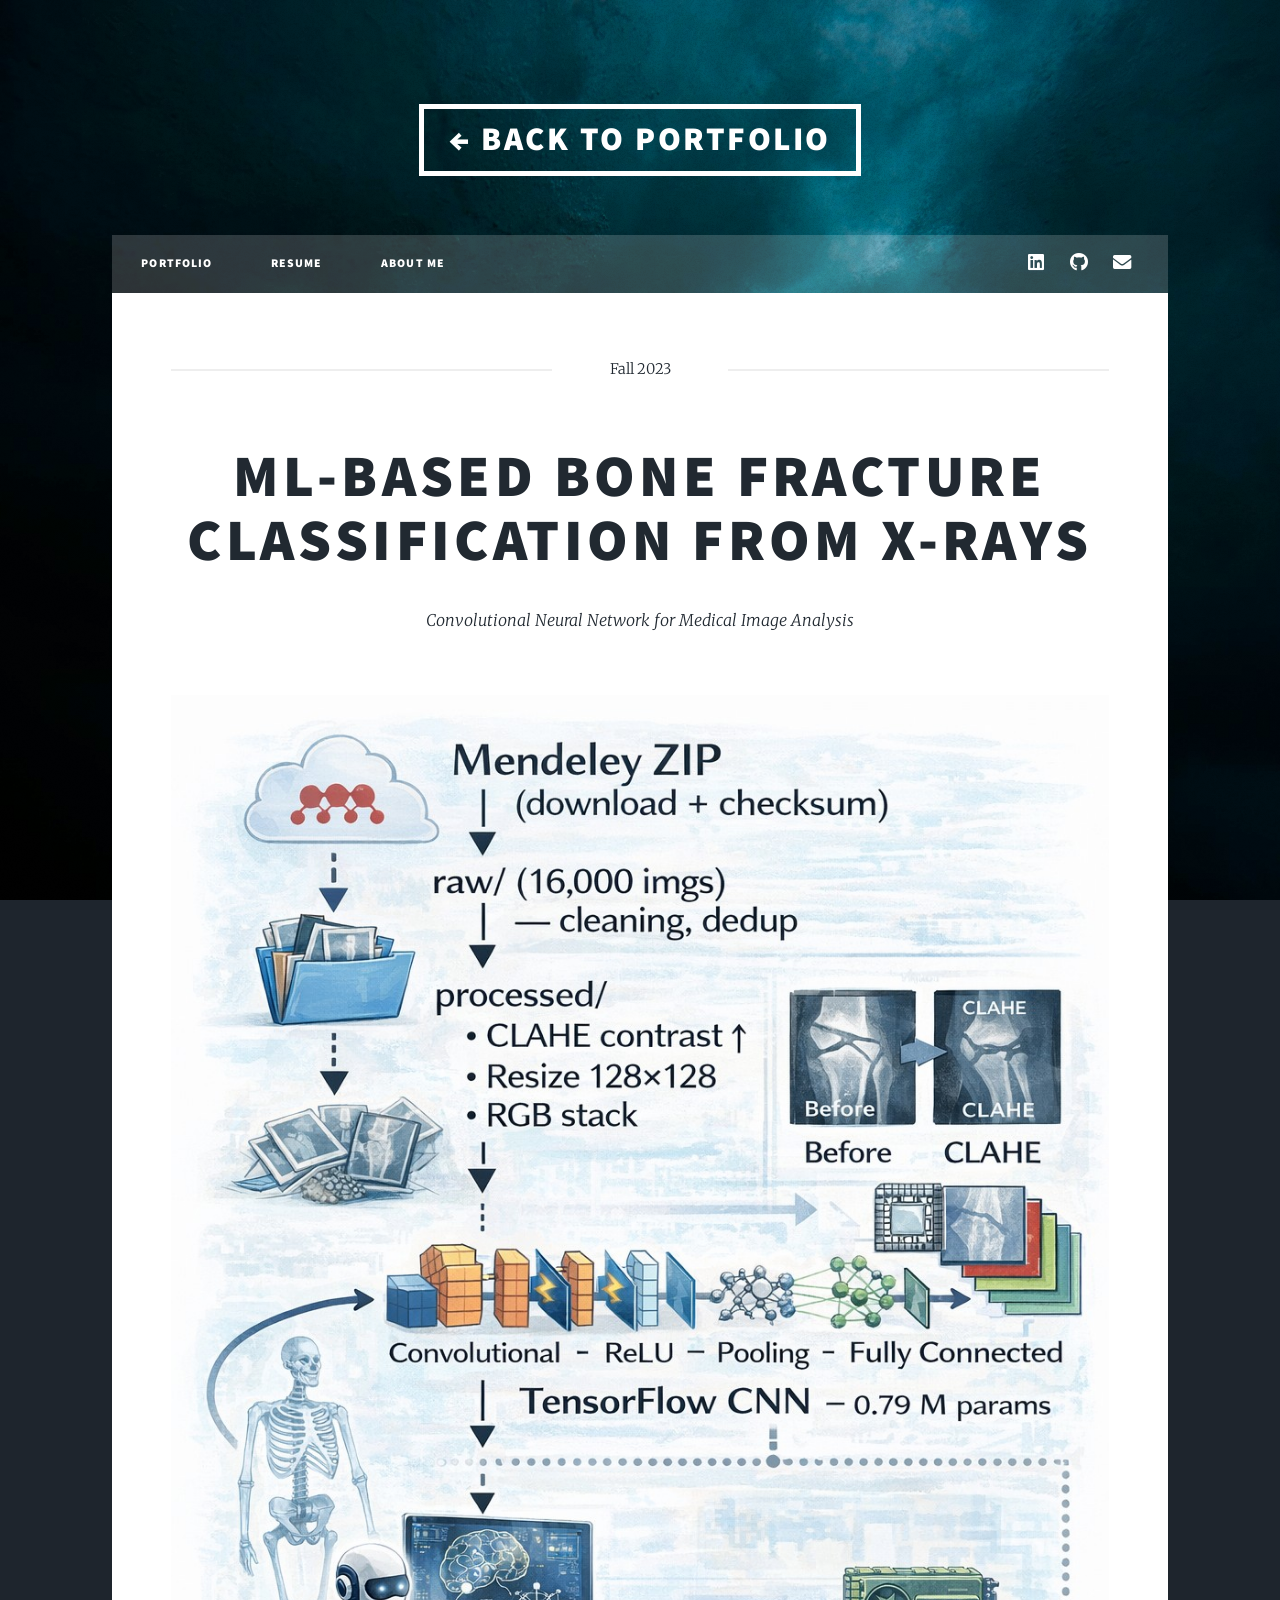
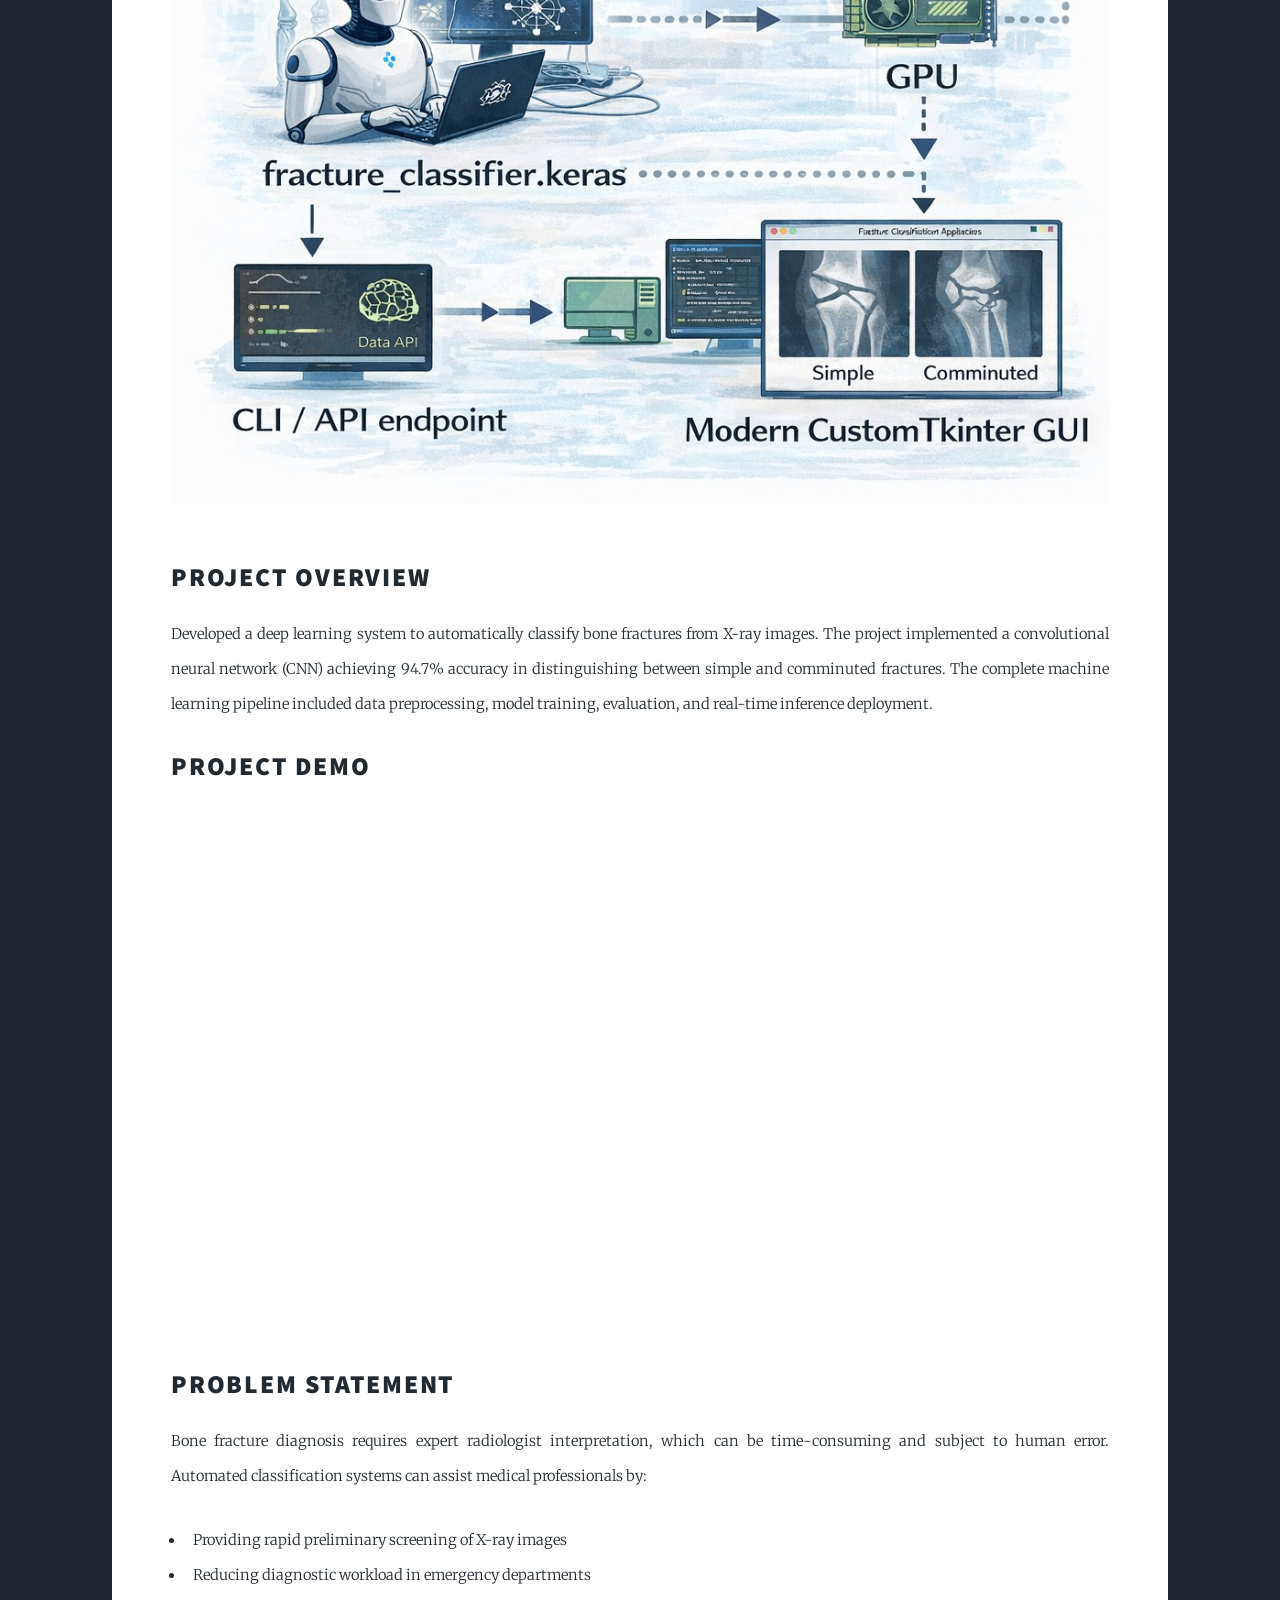
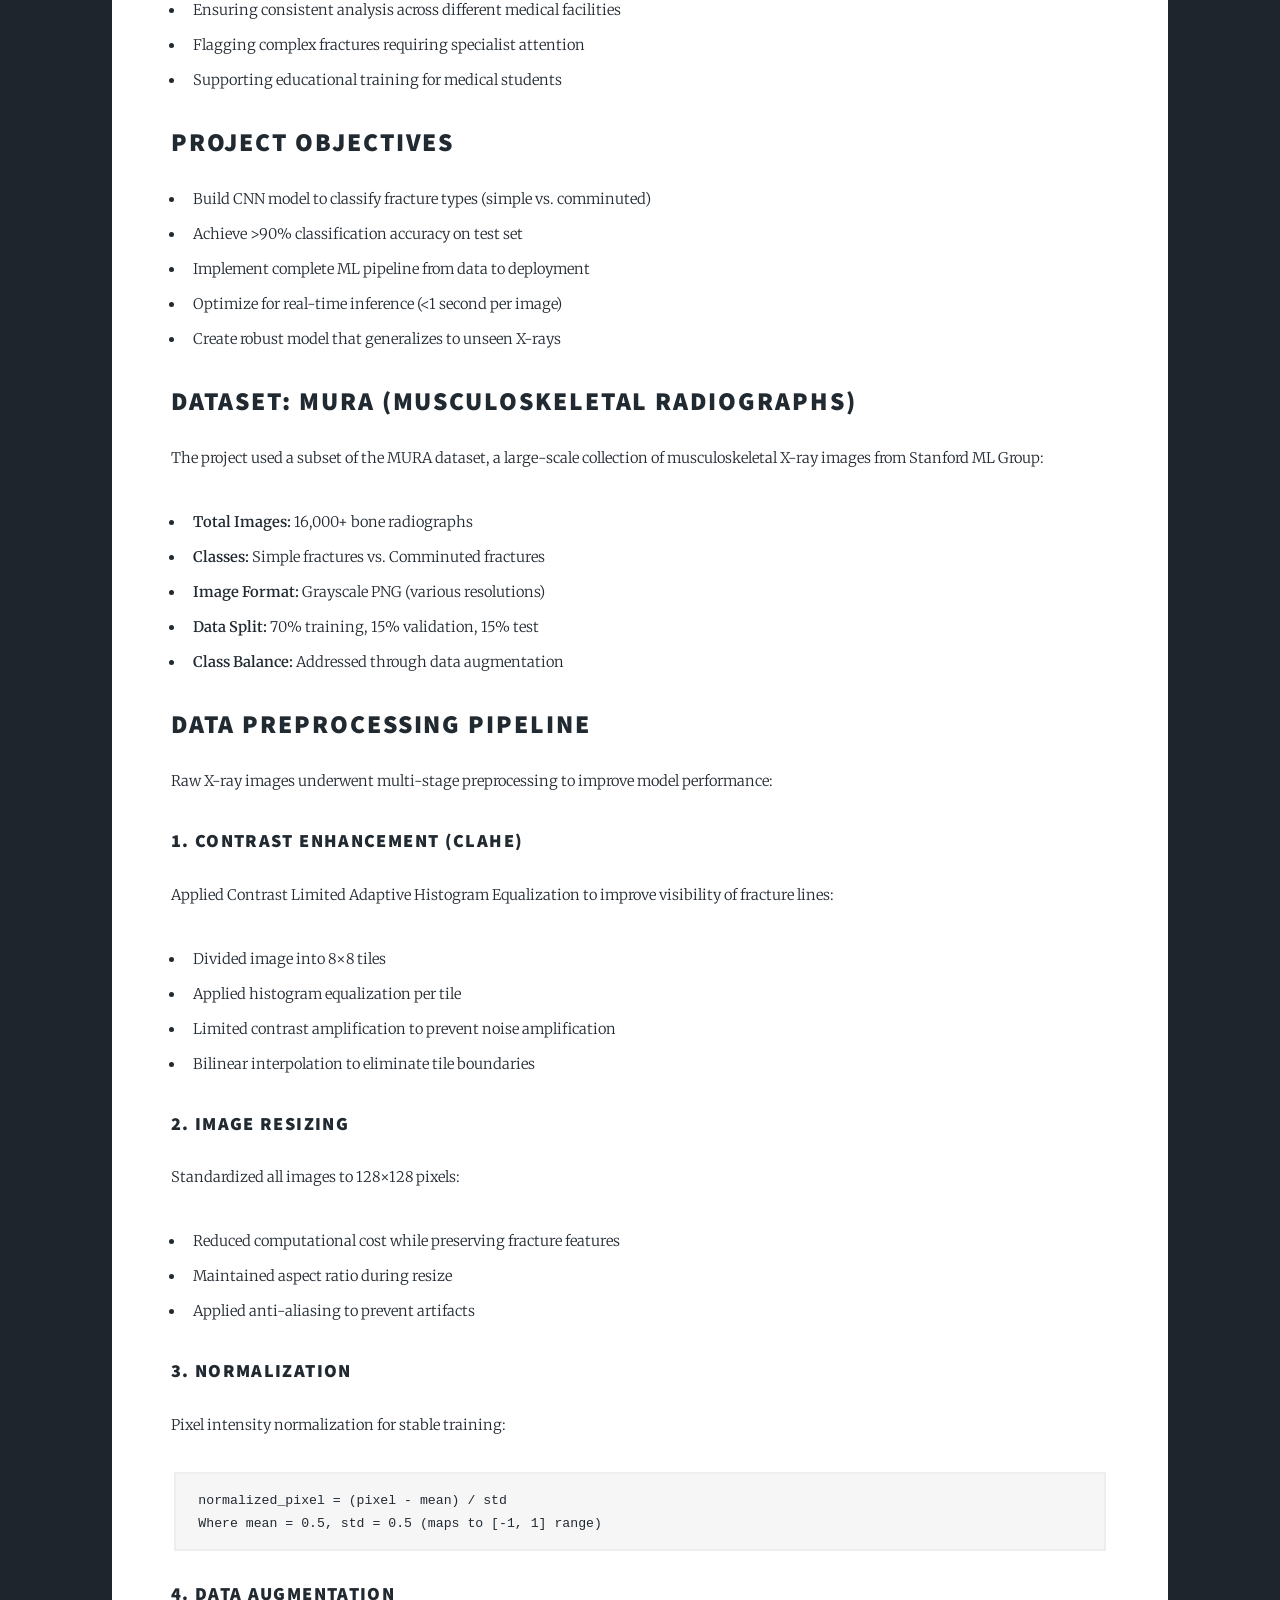
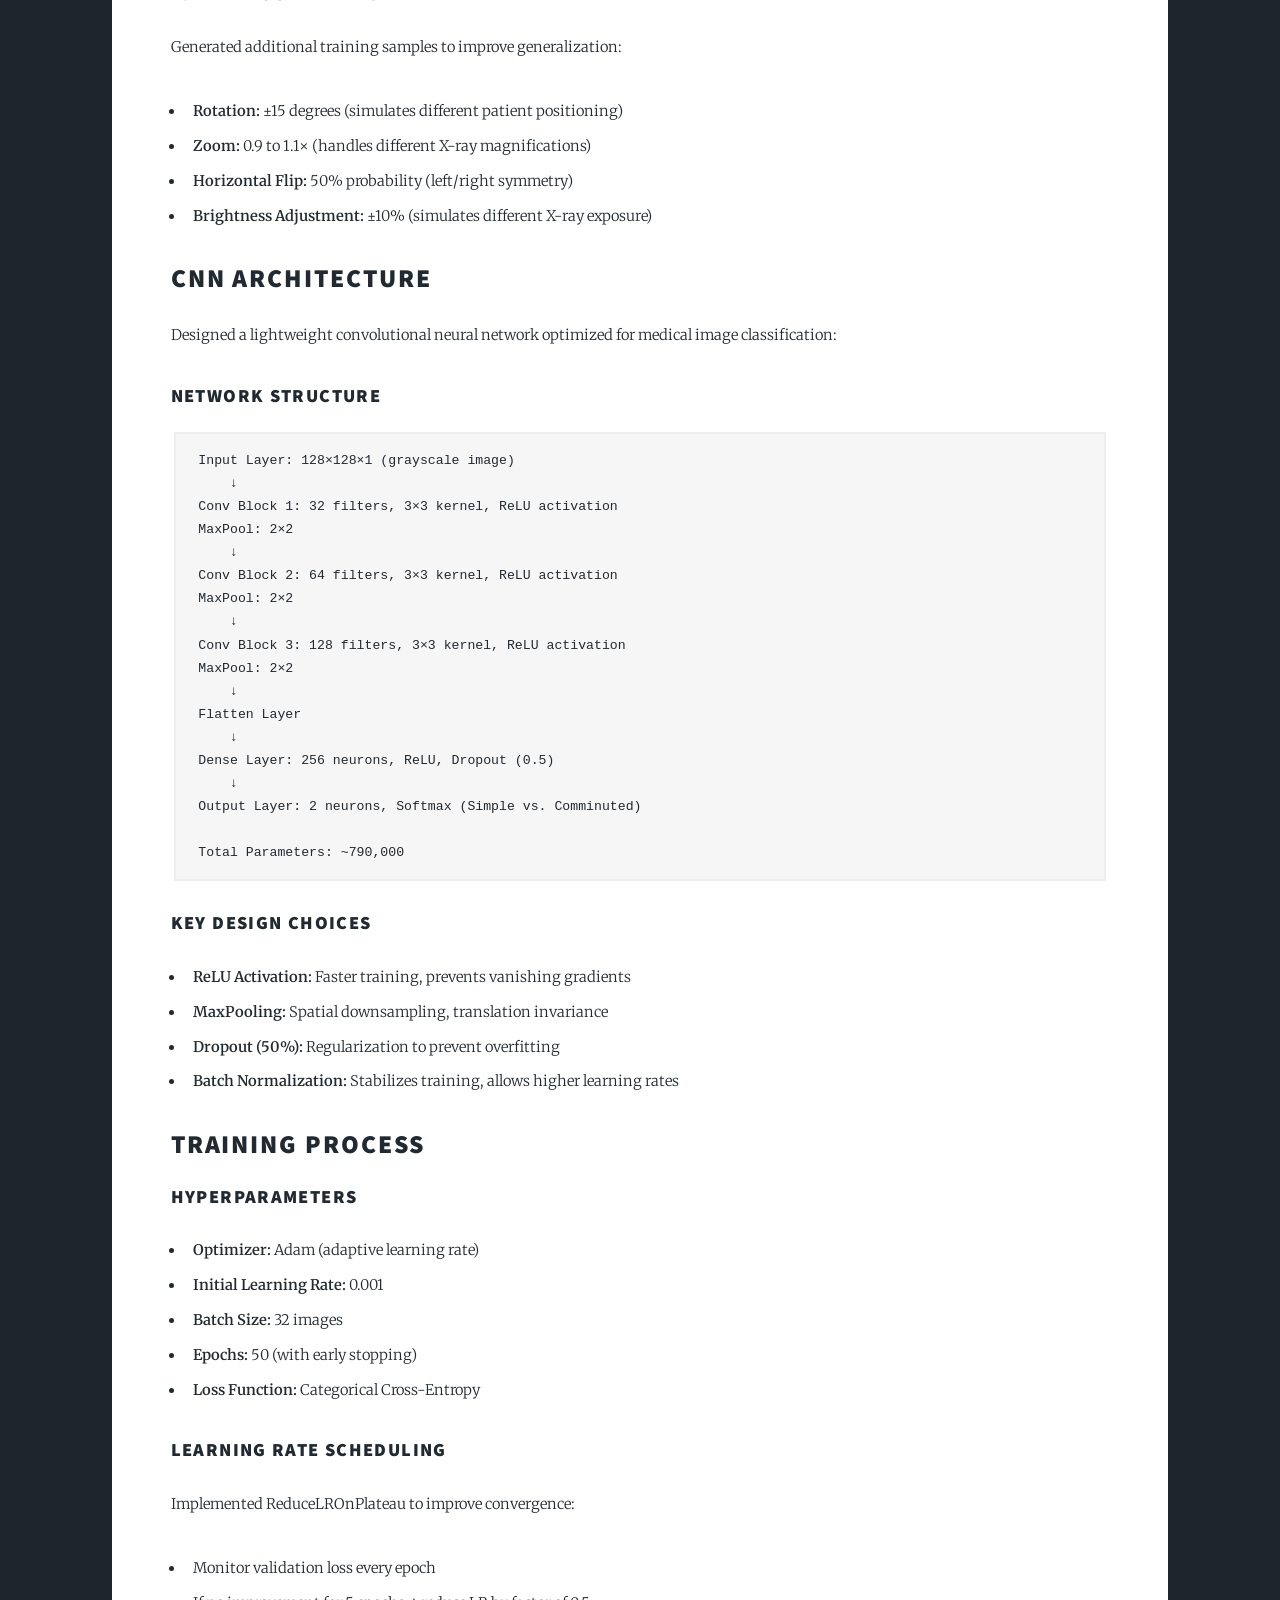
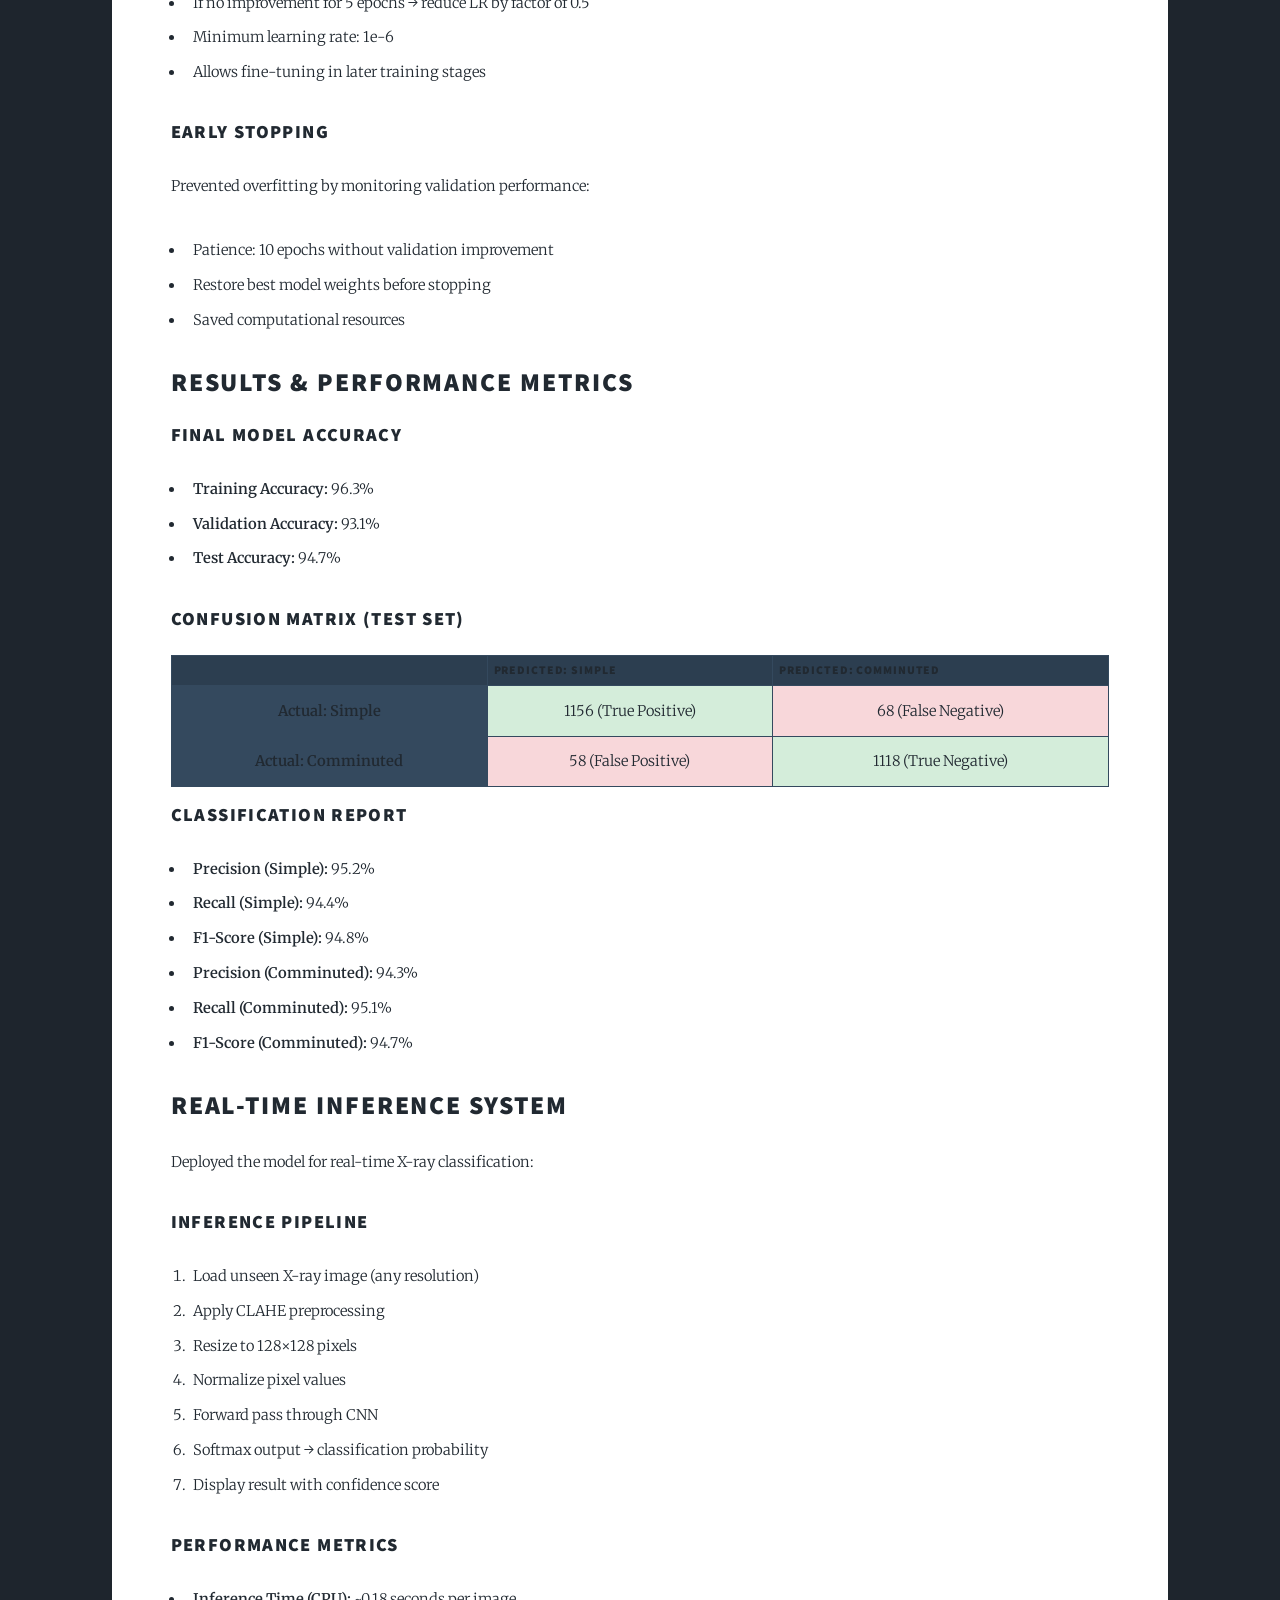
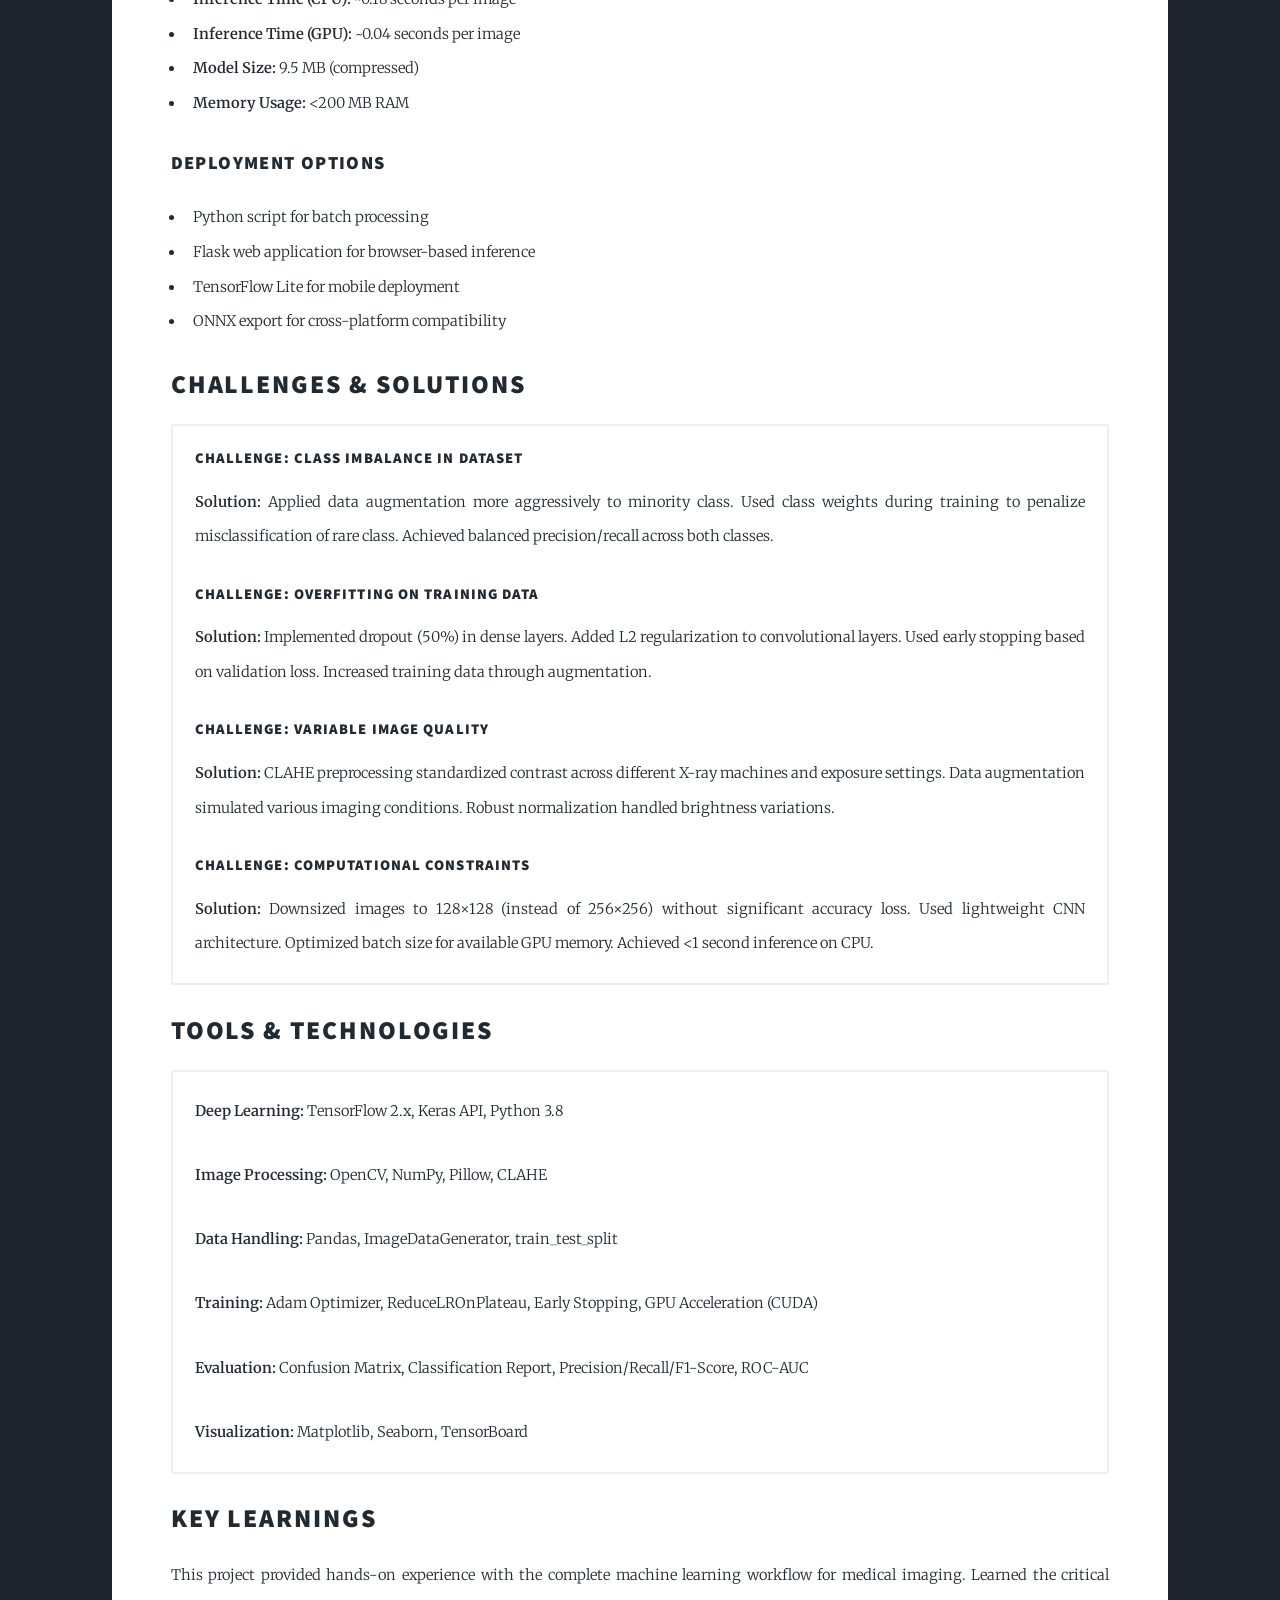
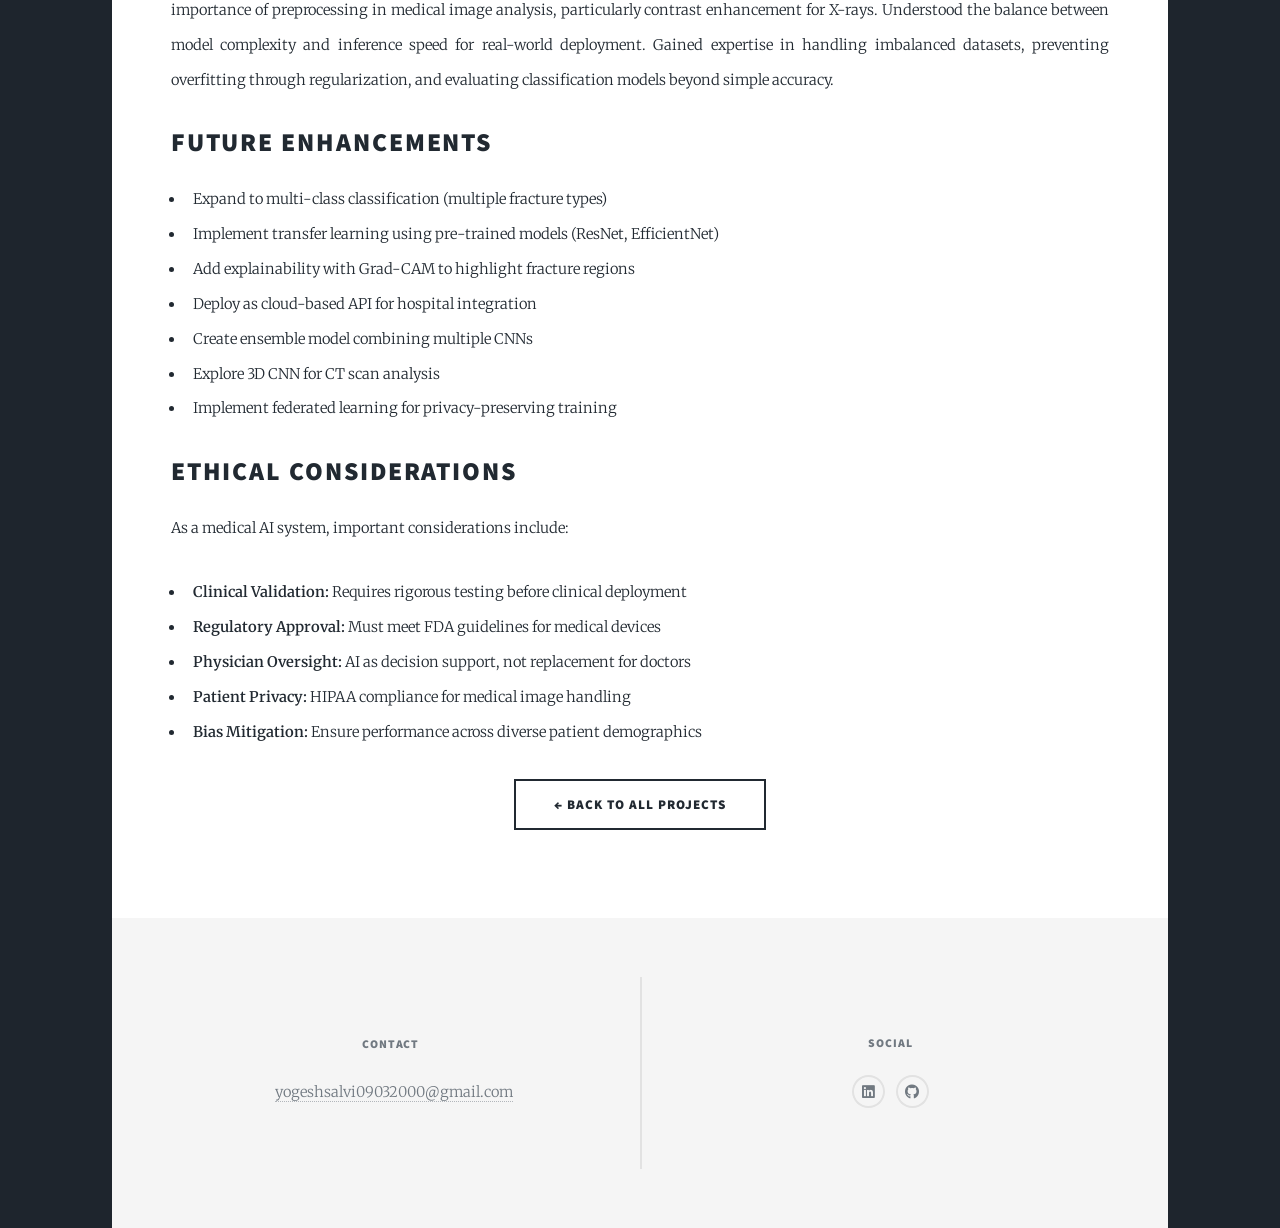
<file: projects/ml-fracture.html>
<!DOCTYPE HTML>
<html>
	<head>
		<title>ML Bone Fracture Classification - Yogesh Salvi</title>
		<meta charset="utf-8" />
		<meta name="viewport" content="width=device-width, initial-scale=1, user-scalable=no" />
		<meta name="description" content="CNN-based bone fracture classification from X-ray images" />
		<link rel="stylesheet" href="../assets/css/main.css" />
		<noscript><link rel="stylesheet" href="../assets/css/noscript.css" /></noscript>
	</head>
	<body class="is-preload">

		<!-- Wrapper -->
			<div id="wrapper">

				<!-- Header -->
					<header id="header">
						<a href="../index.html" class="logo">← Back to Portfolio</a>
					</header>

				<!-- Nav -->
					<nav id="nav">
						<ul class="links">
							<li><a href="../index.html">Portfolio</a></li>
							<li><a href="../resume.html">Resume</a></li>
							<li><a href="../index.html#aboutme">About Me</a></li>
						</ul>
						<ul class="icons">
							<li><a href="https://www.linkedin.com/in/yogesh-salvi-robotics" target="_blank" rel="noopener" class="icon brands fa-linkedin"><span class="label">LinkedIn</span></a></li>
							<li><a href="https://github.com/yogeshsalvi09032000" target="_blank" rel="noopener" class="icon brands fa-github"><span class="label">GitHub</span></a></li>
							<li><a href="mailto:yogeshsalvi09032000@gmail.com" class="icon solid fa-envelope"><span class="label">Email</span></a></li>
						</ul>
					</nav>

				<!-- Main -->
					<div id="main">

						<!-- Post -->
							<section class="post">
								<header class="major">
									<span class="date">Fall 2023</span>
									<h1>ML-Based Bone Fracture<br />Classification from X-Rays</h1>
									<p>Convolutional Neural Network for Medical Image Analysis</p>
								</header>

								<!-- Project Image -->
								<div class="image main">
									<img src="../images/mlfpga1.jpg" alt="ML fracture classification pipeline" />
								</div>

								<!-- Project Overview -->
								<h2>Project Overview</h2>
								<p>
									Developed a deep learning system to automatically classify bone fractures from X-ray images. 
									The project implemented a convolutional neural network (CNN) achieving 94.7% accuracy in 
									distinguishing between simple and comminuted fractures. The complete machine learning pipeline 
									included data preprocessing, model training, evaluation, and real-time inference deployment.
								</p>

								<!-- Demo Video -->
								<h2>Project Demo</h2>
								<div style="position: relative; padding-bottom: 56.25%; height: 0; overflow: hidden; max-width: 100%;">
									<iframe style="position: absolute; top: 0; left: 0; width: 100%; height: 100%;" 
									        src="https://www.youtube.com/embed/rjjgEvNM7MQ" 
									        frameborder="0" 
									        allow="accelerometer; autoplay; clipboard-write; encrypted-media; gyroscope; picture-in-picture" 
									        allowfullscreen>
									</iframe>
								</div>
								<br>

								<!-- Problem Statement -->
								<h2>Problem Statement</h2>
								<p>
									Bone fracture diagnosis requires expert radiologist interpretation, which can be time-consuming 
									and subject to human error. Automated classification systems can assist medical professionals by:
								</p>
								<ul>
									<li>Providing rapid preliminary screening of X-ray images</li>
									<li>Reducing diagnostic workload in emergency departments</li>
									<li>Ensuring consistent analysis across different medical facilities</li>
									<li>Flagging complex fractures requiring specialist attention</li>
									<li>Supporting educational training for medical students</li>
								</ul>

								<!-- Objectives -->
								<h2>Project Objectives</h2>
								<ul>
									<li>Build CNN model to classify fracture types (simple vs. comminuted)</li>
									<li>Achieve >90% classification accuracy on test set</li>
									<li>Implement complete ML pipeline from data to deployment</li>
									<li>Optimize for real-time inference (<1 second per image)</li>
									<li>Create robust model that generalizes to unseen X-rays</li>
								</ul>

								<!-- Dataset -->
								<h2>Dataset: MURA (Musculoskeletal Radiographs)</h2>
								<p>
									The project used a subset of the MURA dataset, a large-scale collection of musculoskeletal 
									X-ray images from Stanford ML Group:
								</p>
								<ul>
									<li><strong>Total Images:</strong> 16,000+ bone radiographs</li>
									<li><strong>Classes:</strong> Simple fractures vs. Comminuted fractures</li>
									<li><strong>Image Format:</strong> Grayscale PNG (various resolutions)</li>
									<li><strong>Data Split:</strong> 70% training, 15% validation, 15% test</li>
									<li><strong>Class Balance:</strong> Addressed through data augmentation</li>
								</ul>

								<!-- Data Preprocessing Pipeline -->
								<h2>Data Preprocessing Pipeline</h2>
								<p>
									Raw X-ray images underwent multi-stage preprocessing to improve model performance:
								</p>

								<h3>1. Contrast Enhancement (CLAHE)</h3>
								<p>
									Applied Contrast Limited Adaptive Histogram Equalization to improve visibility of fracture lines:
								</p>
								<ul>
									<li>Divided image into 8×8 tiles</li>
									<li>Applied histogram equalization per tile</li>
									<li>Limited contrast amplification to prevent noise amplification</li>
									<li>Bilinear interpolation to eliminate tile boundaries</li>
								</ul>

								<h3>2. Image Resizing</h3>
								<p>
									Standardized all images to 128×128 pixels:
								</p>
								<ul>
									<li>Reduced computational cost while preserving fracture features</li>
									<li>Maintained aspect ratio during resize</li>
									<li>Applied anti-aliasing to prevent artifacts</li>
								</ul>

								<h3>3. Normalization</h3>
								<p>
									Pixel intensity normalization for stable training:
								</p>
								<pre><code>normalized_pixel = (pixel - mean) / std
Where mean = 0.5, std = 0.5 (maps to [-1, 1] range)</code></pre>

								<h3>4. Data Augmentation</h3>
								<p>
									Generated additional training samples to improve generalization:
								</p>
								<ul>
									<li><strong>Rotation:</strong> ±15 degrees (simulates different patient positioning)</li>
									<li><strong>Zoom:</strong> 0.9 to 1.1× (handles different X-ray magnifications)</li>
									<li><strong>Horizontal Flip:</strong> 50% probability (left/right symmetry)</li>
									<li><strong>Brightness Adjustment:</strong> ±10% (simulates different X-ray exposure)</li>
								</ul>

								<!-- CNN Architecture -->
								<h2>CNN Architecture</h2>
								<p>
									Designed a lightweight convolutional neural network optimized for medical image classification:
								</p>

								<h3>Network Structure</h3>
								<pre><code>Input Layer: 128×128×1 (grayscale image)
    ↓
Conv Block 1: 32 filters, 3×3 kernel, ReLU activation
MaxPool: 2×2
    ↓
Conv Block 2: 64 filters, 3×3 kernel, ReLU activation
MaxPool: 2×2
    ↓
Conv Block 3: 128 filters, 3×3 kernel, ReLU activation
MaxPool: 2×2
    ↓
Flatten Layer
    ↓
Dense Layer: 256 neurons, ReLU, Dropout (0.5)
    ↓
Output Layer: 2 neurons, Softmax (Simple vs. Comminuted)

Total Parameters: ~790,000</code></pre>

								<h3>Key Design Choices</h3>
								<ul>
									<li><strong>ReLU Activation:</strong> Faster training, prevents vanishing gradients</li>
									<li><strong>MaxPooling:</strong> Spatial downsampling, translation invariance</li>
									<li><strong>Dropout (50%):</strong> Regularization to prevent overfitting</li>
									<li><strong>Batch Normalization:</strong> Stabilizes training, allows higher learning rates</li>
								</ul>

								<!-- Training Process -->
								<h2>Training Process</h2>

								<h3>Hyperparameters</h3>
								<ul>
									<li><strong>Optimizer:</strong> Adam (adaptive learning rate)</li>
									<li><strong>Initial Learning Rate:</strong> 0.001</li>
									<li><strong>Batch Size:</strong> 32 images</li>
									<li><strong>Epochs:</strong> 50 (with early stopping)</li>
									<li><strong>Loss Function:</strong> Categorical Cross-Entropy</li>
								</ul>

								<h3>Learning Rate Scheduling</h3>
								<p>
									Implemented ReduceLROnPlateau to improve convergence:
								</p>
								<ul>
									<li>Monitor validation loss every epoch</li>
									<li>If no improvement for 5 epochs → reduce LR by factor of 0.5</li>
									<li>Minimum learning rate: 1e-6</li>
									<li>Allows fine-tuning in later training stages</li>
								</ul>

								<h3>Early Stopping</h3>
								<p>
									Prevented overfitting by monitoring validation performance:
								</p>
								<ul>
									<li>Patience: 10 epochs without validation improvement</li>
									<li>Restore best model weights before stopping</li>
									<li>Saved computational resources</li>
								</ul>

								<!-- Results & Performance -->
								<h2>Results & Performance Metrics</h2>

								<h3>Final Model Accuracy</h3>
								<ul>
									<li><strong>Training Accuracy:</strong> 96.3%</li>
									<li><strong>Validation Accuracy:</strong> 93.1%</li>
									<li><strong>Test Accuracy:</strong> 94.7%</li>
								</ul>

								<h3>Confusion Matrix (Test Set)</h3>
								<table style="width: 100%; border-collapse: collapse; margin: 1em 0; text-align: center;">
									<tr style="background: #2c3e50; color: white;">
										<th style="padding: 0.5em; border: 1px solid #34495e;"></th>
										<th style="padding: 0.5em; border: 1px solid #34495e;">Predicted: Simple</th>
										<th style="padding: 0.5em; border: 1px solid #34495e;">Predicted: Comminuted</th>
									</tr>
									<tr>
										<td style="padding: 0.5em; border: 1px solid #34495e; background: #34495e; color: white;"><strong>Actual: Simple</strong></td>
										<td style="padding: 0.5em; border: 1px solid #34495e; background: #d4edda;">1156 (True Positive)</td>
										<td style="padding: 0.5em; border: 1px solid #34495e; background: #f8d7da;">68 (False Negative)</td>
									</tr>
									<tr>
										<td style="padding: 0.5em; border: 1px solid #34495e; background: #34495e; color: white;"><strong>Actual: Comminuted</strong></td>
										<td style="padding: 0.5em; border: 1px solid #34495e; background: #f8d7da;">58 (False Positive)</td>
										<td style="padding: 0.5em; border: 1px solid #34495e; background: #d4edda;">1118 (True Negative)</td>
									</tr>
								</table>

								<h3>Classification Report</h3>
								<ul>
									<li><strong>Precision (Simple):</strong> 95.2%</li>
									<li><strong>Recall (Simple):</strong> 94.4%</li>
									<li><strong>F1-Score (Simple):</strong> 94.8%</li>
									<li><strong>Precision (Comminuted):</strong> 94.3%</li>
									<li><strong>Recall (Comminuted):</strong> 95.1%</li>
									<li><strong>F1-Score (Comminuted):</strong> 94.7%</li>
								</ul>

								<!-- Real-Time Inference -->
								<h2>Real-Time Inference System</h2>
								<p>
									Deployed the model for real-time X-ray classification:
								</p>

								<h3>Inference Pipeline</h3>
								<ol>
									<li>Load unseen X-ray image (any resolution)</li>
									<li>Apply CLAHE preprocessing</li>
									<li>Resize to 128×128 pixels</li>
									<li>Normalize pixel values</li>
									<li>Forward pass through CNN</li>
									<li>Softmax output → classification probability</li>
									<li>Display result with confidence score</li>
								</ol>

								<h3>Performance Metrics</h3>
								<ul>
									<li><strong>Inference Time (CPU):</strong> ~0.18 seconds per image</li>
									<li><strong>Inference Time (GPU):</strong> ~0.04 seconds per image</li>
									<li><strong>Model Size:</strong> 9.5 MB (compressed)</li>
									<li><strong>Memory Usage:</strong> <200 MB RAM</li>
								</ul>

								<h3>Deployment Options</h3>
								<ul>
									<li>Python script for batch processing</li>
									<li>Flask web application for browser-based inference</li>
									<li>TensorFlow Lite for mobile deployment</li>
									<li>ONNX export for cross-platform compatibility</li>
								</ul>

								<!-- Challenges & Solutions -->
								<h2>Challenges & Solutions</h2>
								<div class="box">
									<h4>Challenge: Class Imbalance in Dataset</h4>
									<p><strong>Solution:</strong> Applied data augmentation more aggressively to minority class. 
									Used class weights during training to penalize misclassification of rare class. Achieved 
									balanced precision/recall across both classes.</p>

									<h4>Challenge: Overfitting on Training Data</h4>
									<p><strong>Solution:</strong> Implemented dropout (50%) in dense layers. Added L2 regularization 
									to convolutional layers. Used early stopping based on validation loss. Increased training data 
									through augmentation.</p>

									<h4>Challenge: Variable Image Quality</h4>
									<p><strong>Solution:</strong> CLAHE preprocessing standardized contrast across different X-ray 
									machines and exposure settings. Data augmentation simulated various imaging conditions. Robust 
									normalization handled brightness variations.</p>

									<h4>Challenge: Computational Constraints</h4>
									<p><strong>Solution:</strong> Downsized images to 128×128 (instead of 256×256) without 
									significant accuracy loss. Used lightweight CNN architecture. Optimized batch size for 
									available GPU memory. Achieved <1 second inference on CPU.</p>
								</div>

								<!-- Tools & Technologies -->
								<h2>Tools & Technologies</h2>
								<div class="box">
									<p><strong>Deep Learning:</strong> TensorFlow 2.x, Keras API, Python 3.8</p>
									<p><strong>Image Processing:</strong> OpenCV, NumPy, Pillow, CLAHE</p>
									<p><strong>Data Handling:</strong> Pandas, ImageDataGenerator, train_test_split</p>
									<p><strong>Training:</strong> Adam Optimizer, ReduceLROnPlateau, Early Stopping, GPU Acceleration (CUDA)</p>
									<p><strong>Evaluation:</strong> Confusion Matrix, Classification Report, Precision/Recall/F1-Score, ROC-AUC</p>
									<p><strong>Visualization:</strong> Matplotlib, Seaborn, TensorBoard</p>
								</div>

								<!-- Key Learnings -->
								<h2>Key Learnings</h2>
								<p>
									This project provided hands-on experience with the complete machine learning workflow for medical 
									imaging. Learned the critical importance of preprocessing in medical image analysis, particularly 
									contrast enhancement for X-rays. Understood the balance between model complexity and inference 
									speed for real-world deployment. Gained expertise in handling imbalanced datasets, preventing 
									overfitting through regularization, and evaluating classification models beyond simple accuracy.
								</p>

								<!-- Future Enhancements -->
								<h2>Future Enhancements</h2>
								<ul>
									<li>Expand to multi-class classification (multiple fracture types)</li>
									<li>Implement transfer learning using pre-trained models (ResNet, EfficientNet)</li>
									<li>Add explainability with Grad-CAM to highlight fracture regions</li>
									<li>Deploy as cloud-based API for hospital integration</li>
									<li>Create ensemble model combining multiple CNNs</li>
									<li>Explore 3D CNN for CT scan analysis</li>
									<li>Implement federated learning for privacy-preserving training</li>
								</ul>

								<!-- Ethical Considerations -->
								<h2>Ethical Considerations</h2>
								<p>
									As a medical AI system, important considerations include:
								</p>
								<ul>
									<li><strong>Clinical Validation:</strong> Requires rigorous testing before clinical deployment</li>
									<li><strong>Regulatory Approval:</strong> Must meet FDA guidelines for medical devices</li>
									<li><strong>Physician Oversight:</strong> AI as decision support, not replacement for doctors</li>
									<li><strong>Patient Privacy:</strong> HIPAA compliance for medical image handling</li>
									<li><strong>Bias Mitigation:</strong> Ensure performance across diverse patient demographics</li>
								</ul>

								<!-- Back Navigation -->
								<ul class="actions special">
									<li><a href="../index.html#projects" class="button large">← Back to All Projects</a></li>
								</ul>

							</section>

					</div>

				<!-- Footer -->
					<footer id="footer">
						<section>
							<h3>Contact</h3>
							<ul style="list-style: none; padding: 0;">
								<li><a href="mailto:yogeshsalvi09032000@gmail.com">yogeshsalvi09032000@gmail.com</a></li>
							</ul>
						</section>
						<section>
							<h3>Social</h3>
							<ul class="icons alt">
								<li><a href="https://www.linkedin.com/in/yogesh-salvi-robotics" target="_blank" rel="noopener" class="icon brands alt fa-linkedin"><span class="label">LinkedIn</span></a></li>
								<li><a href="https://github.com/yogeshsalvi09032000" target="_blank" rel="noopener" class="icon brands alt fa-github"><span class="label">GitHub</span></a></li>
							</ul>
						</section>
					</footer>

			</div>

		<!-- Scripts -->
			<script src="../assets/js/jquery.min.js"></script>
			<script src="../assets/js/jquery.scrollex.min.js"></script>
			<script src="../assets/js/jquery.scrolly.min.js"></script>
			<script src="../assets/js/browser.min.js"></script>
			<script src="../assets/js/breakpoints.min.js"></script>
			<script src="../assets/js/util.js"></script>
			<script src="../assets/js/main.js"></script>

	</body>
</html>
</file>
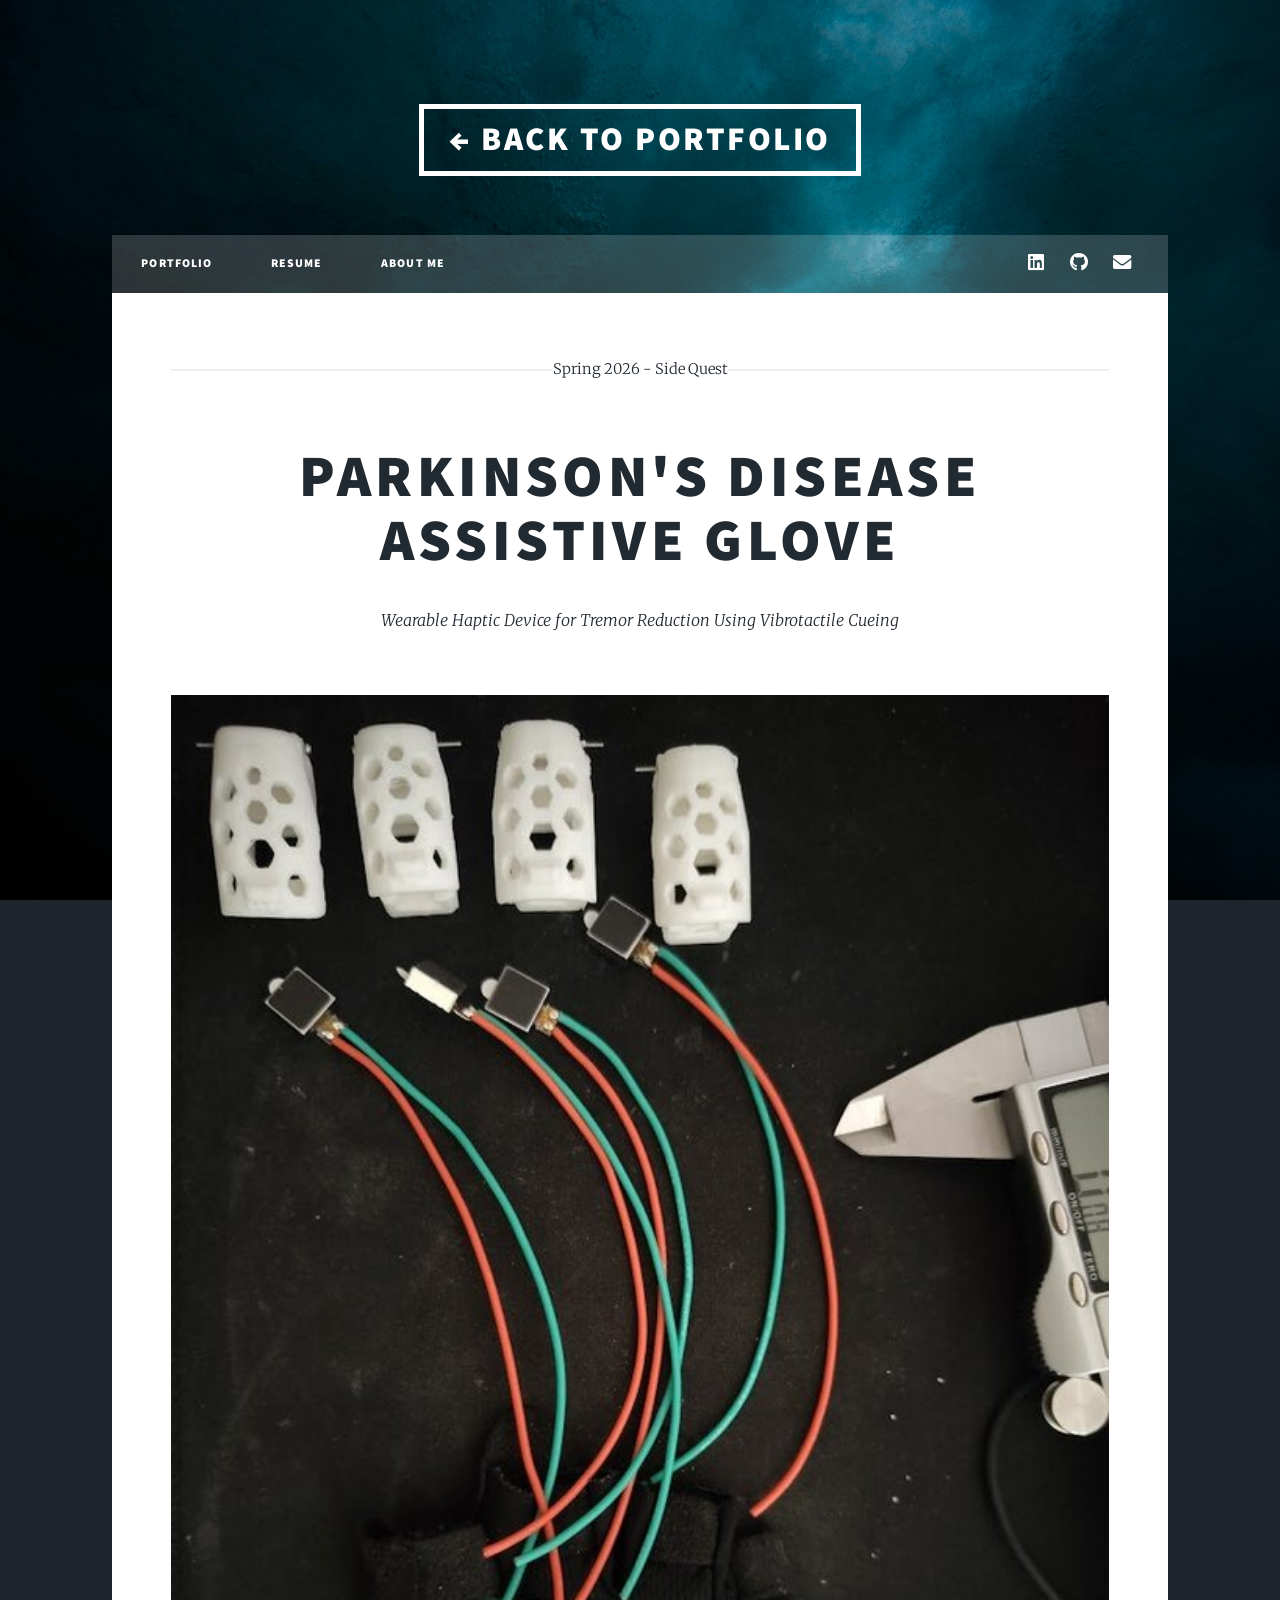
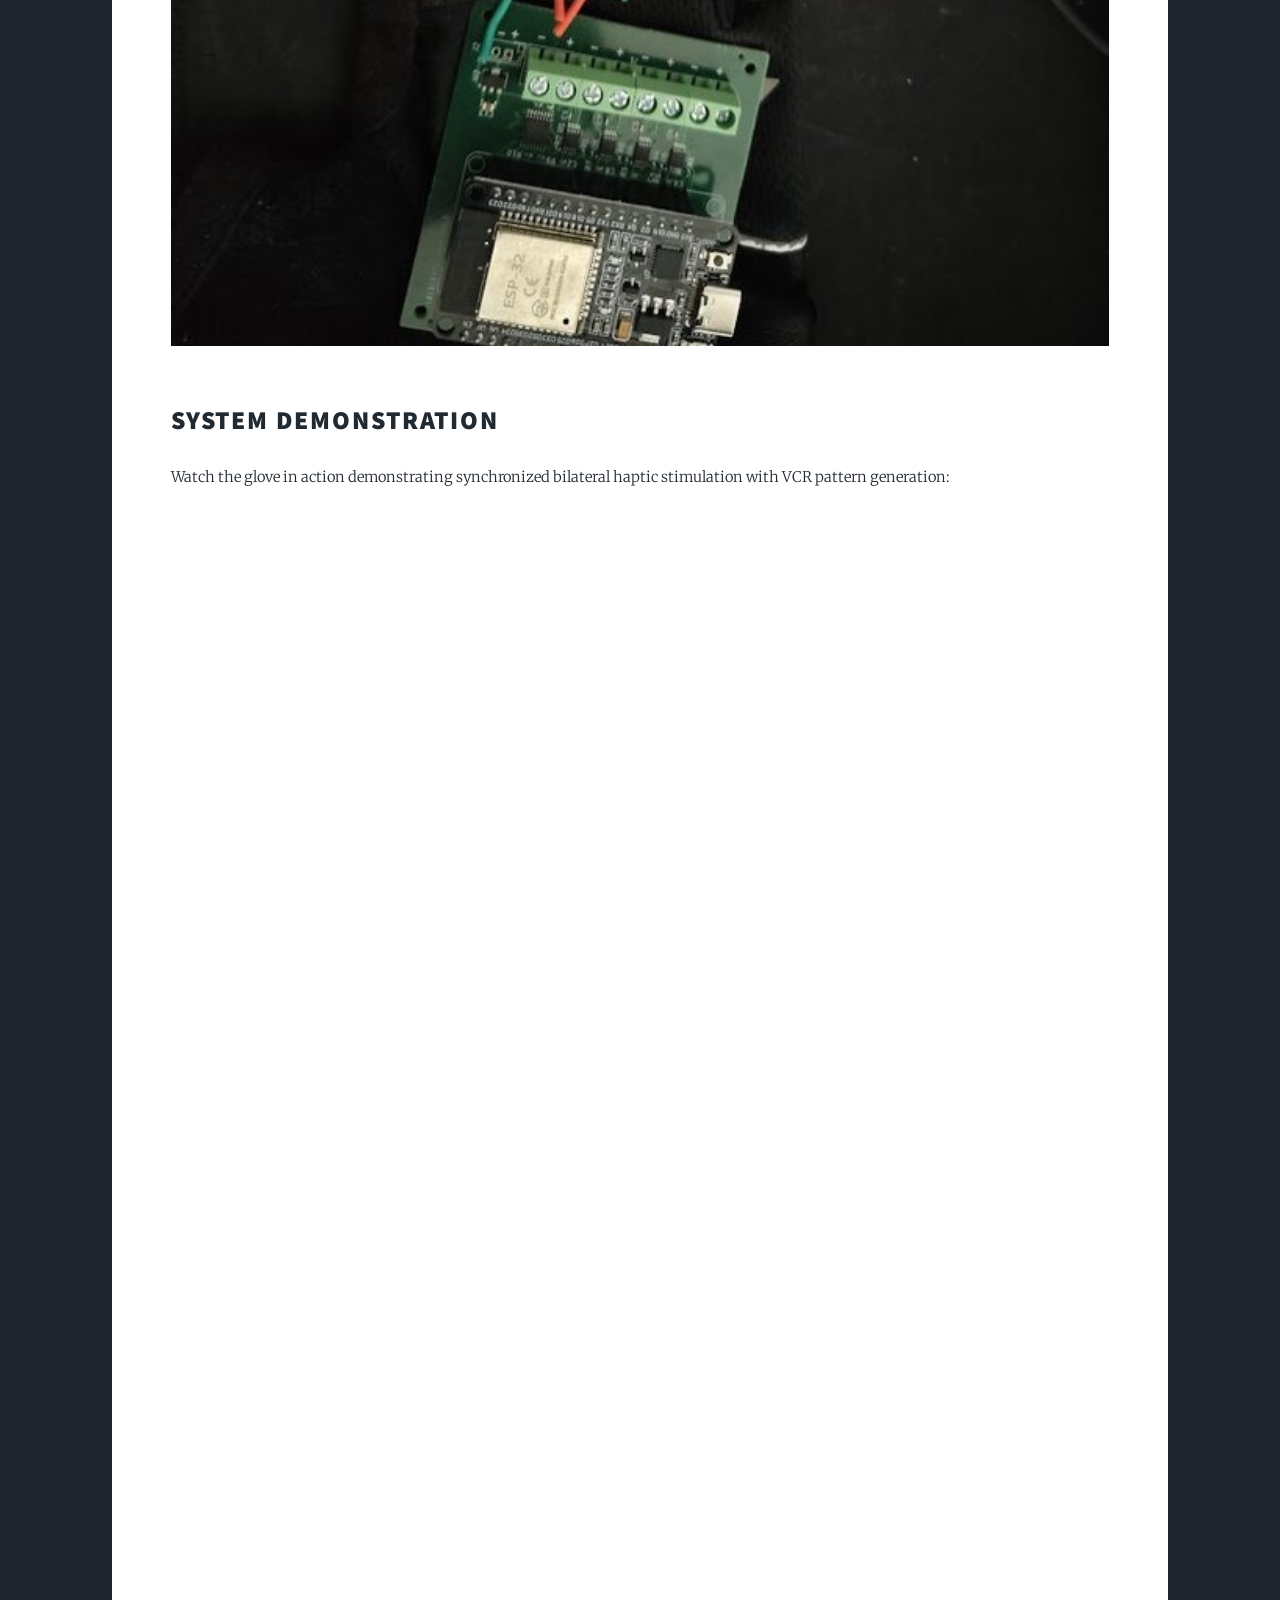
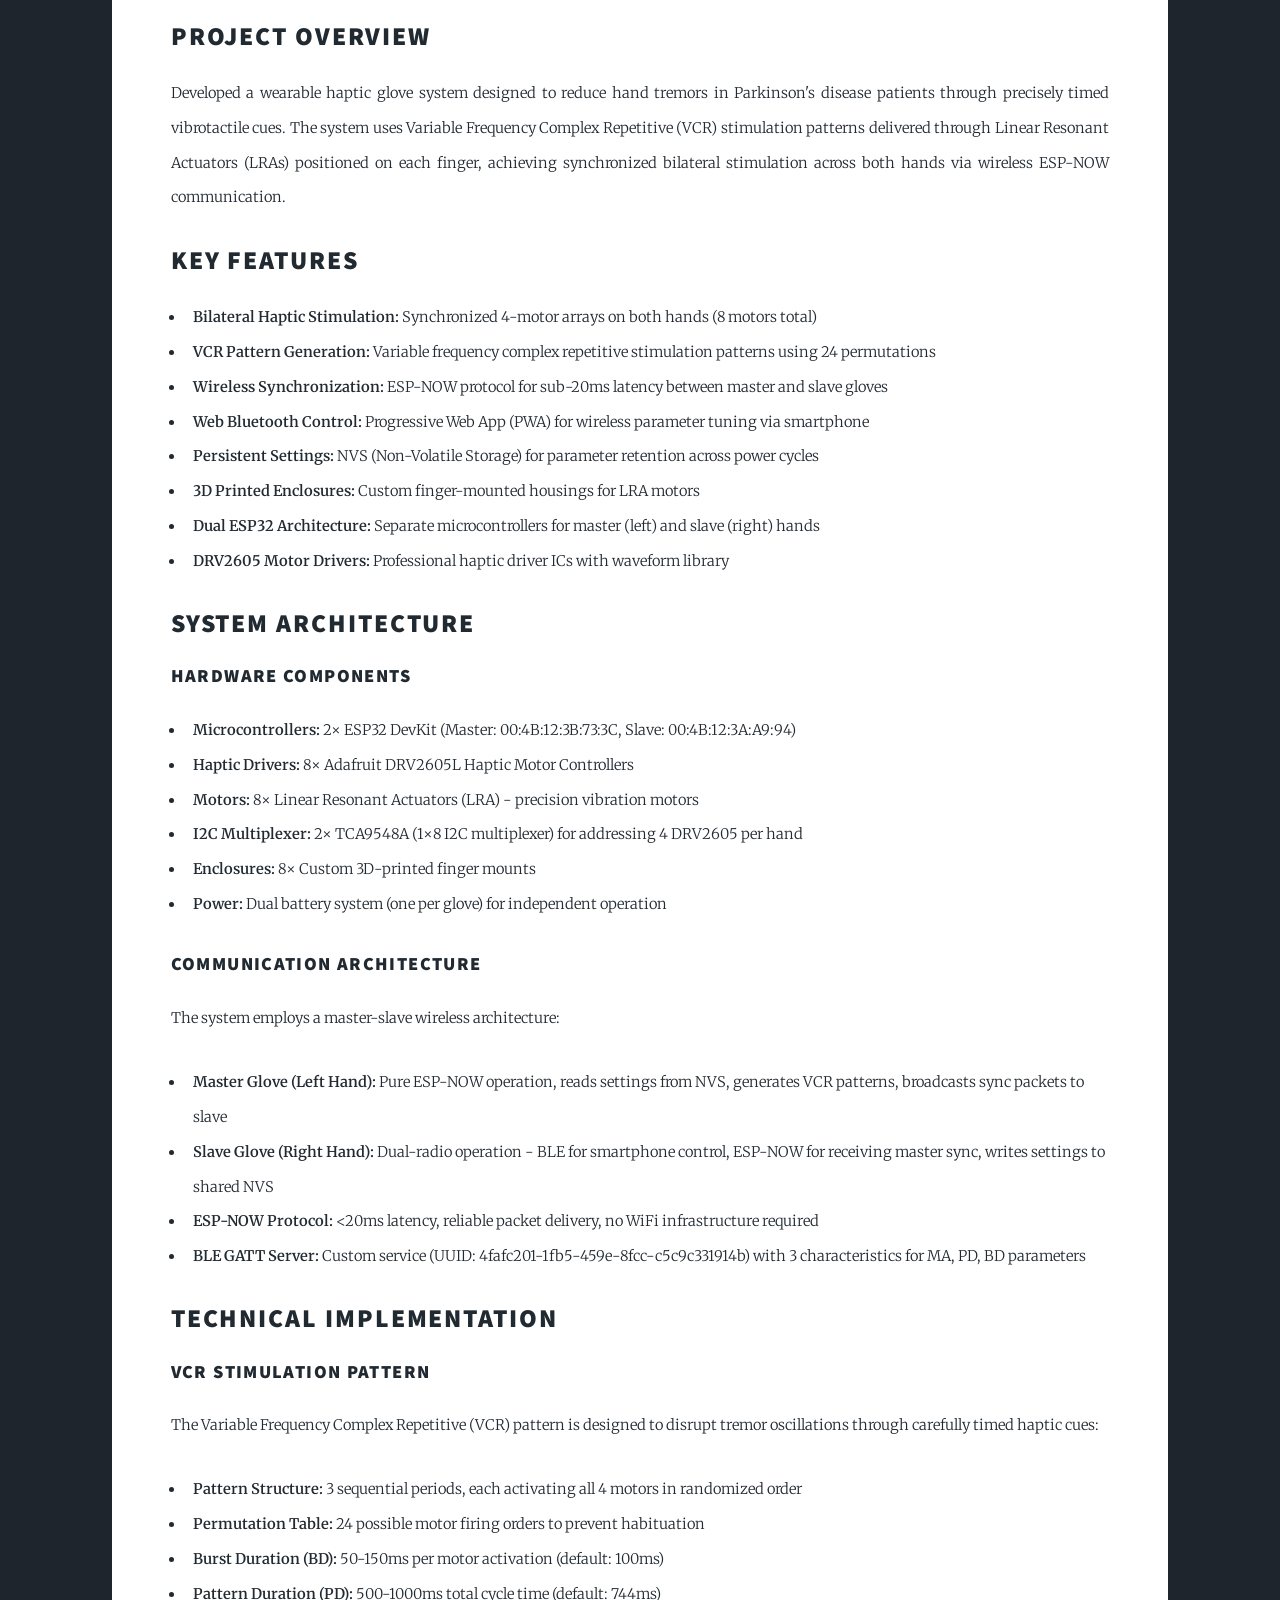
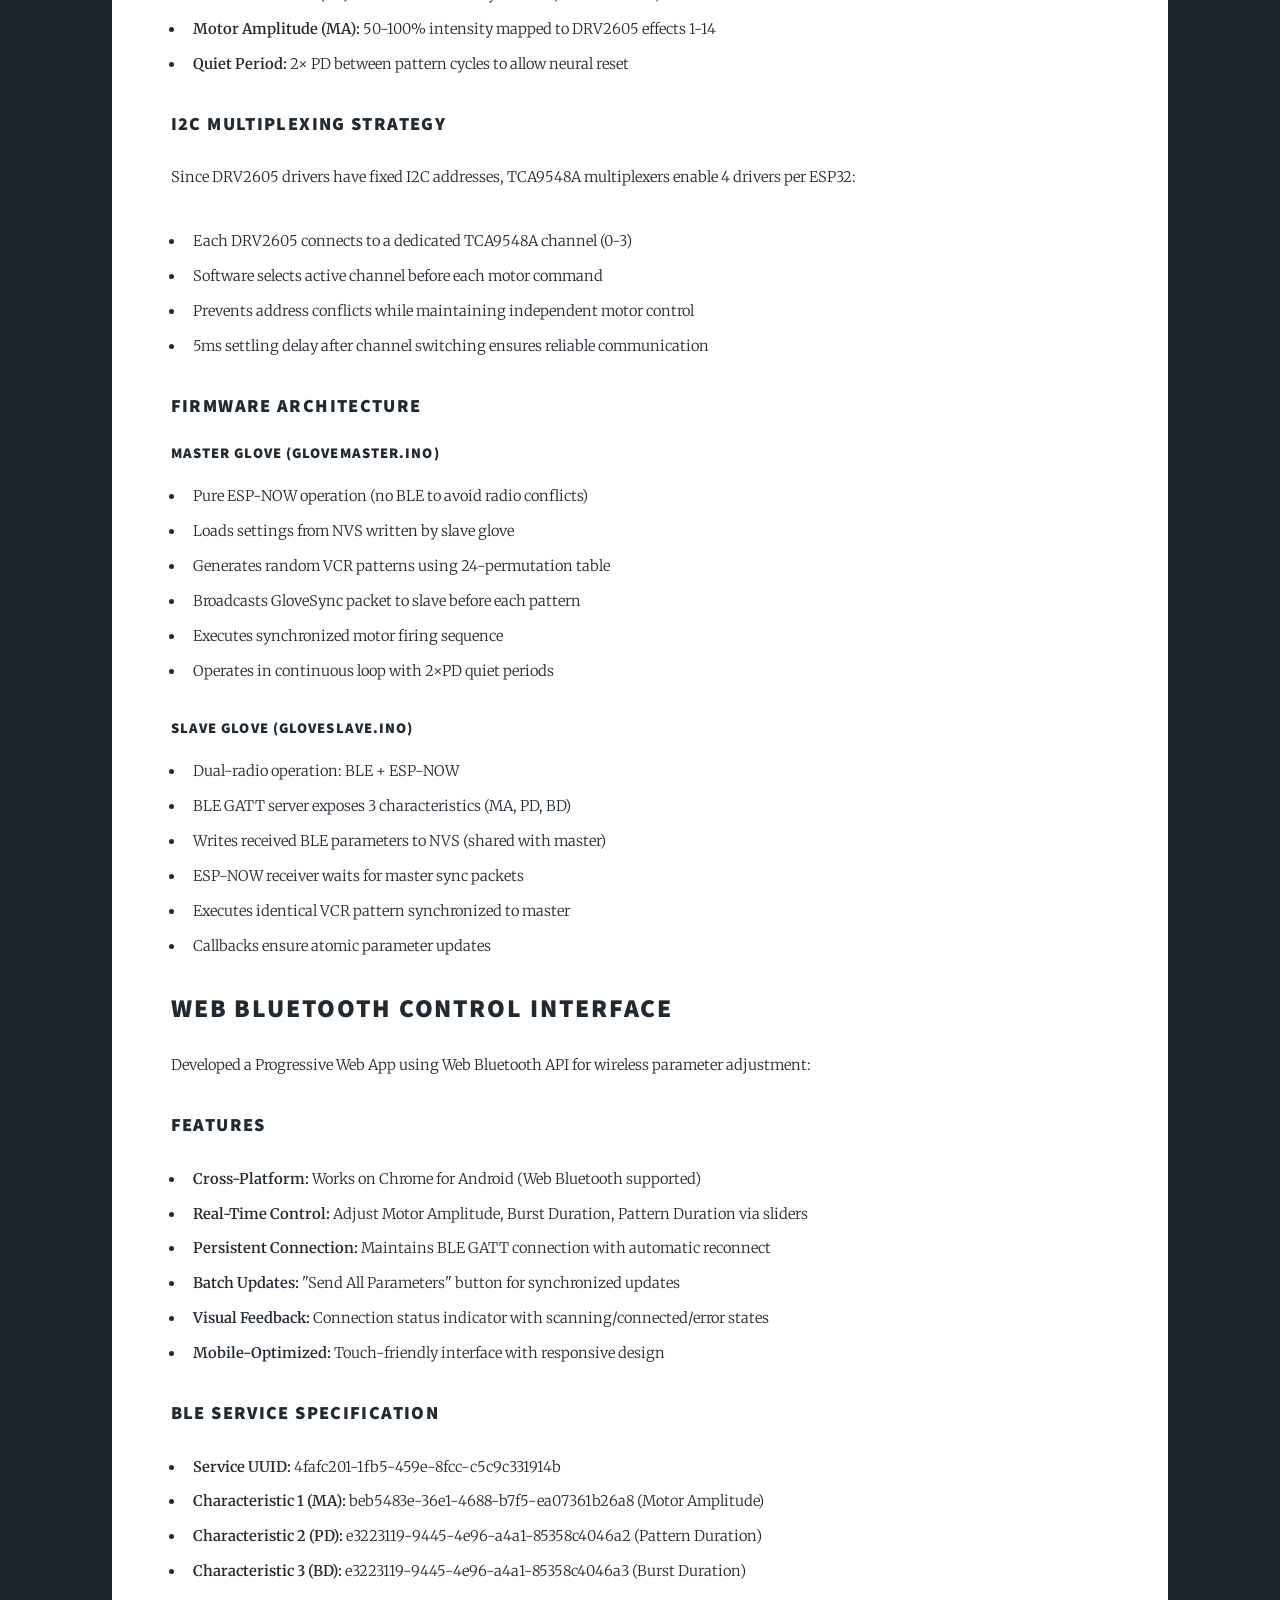
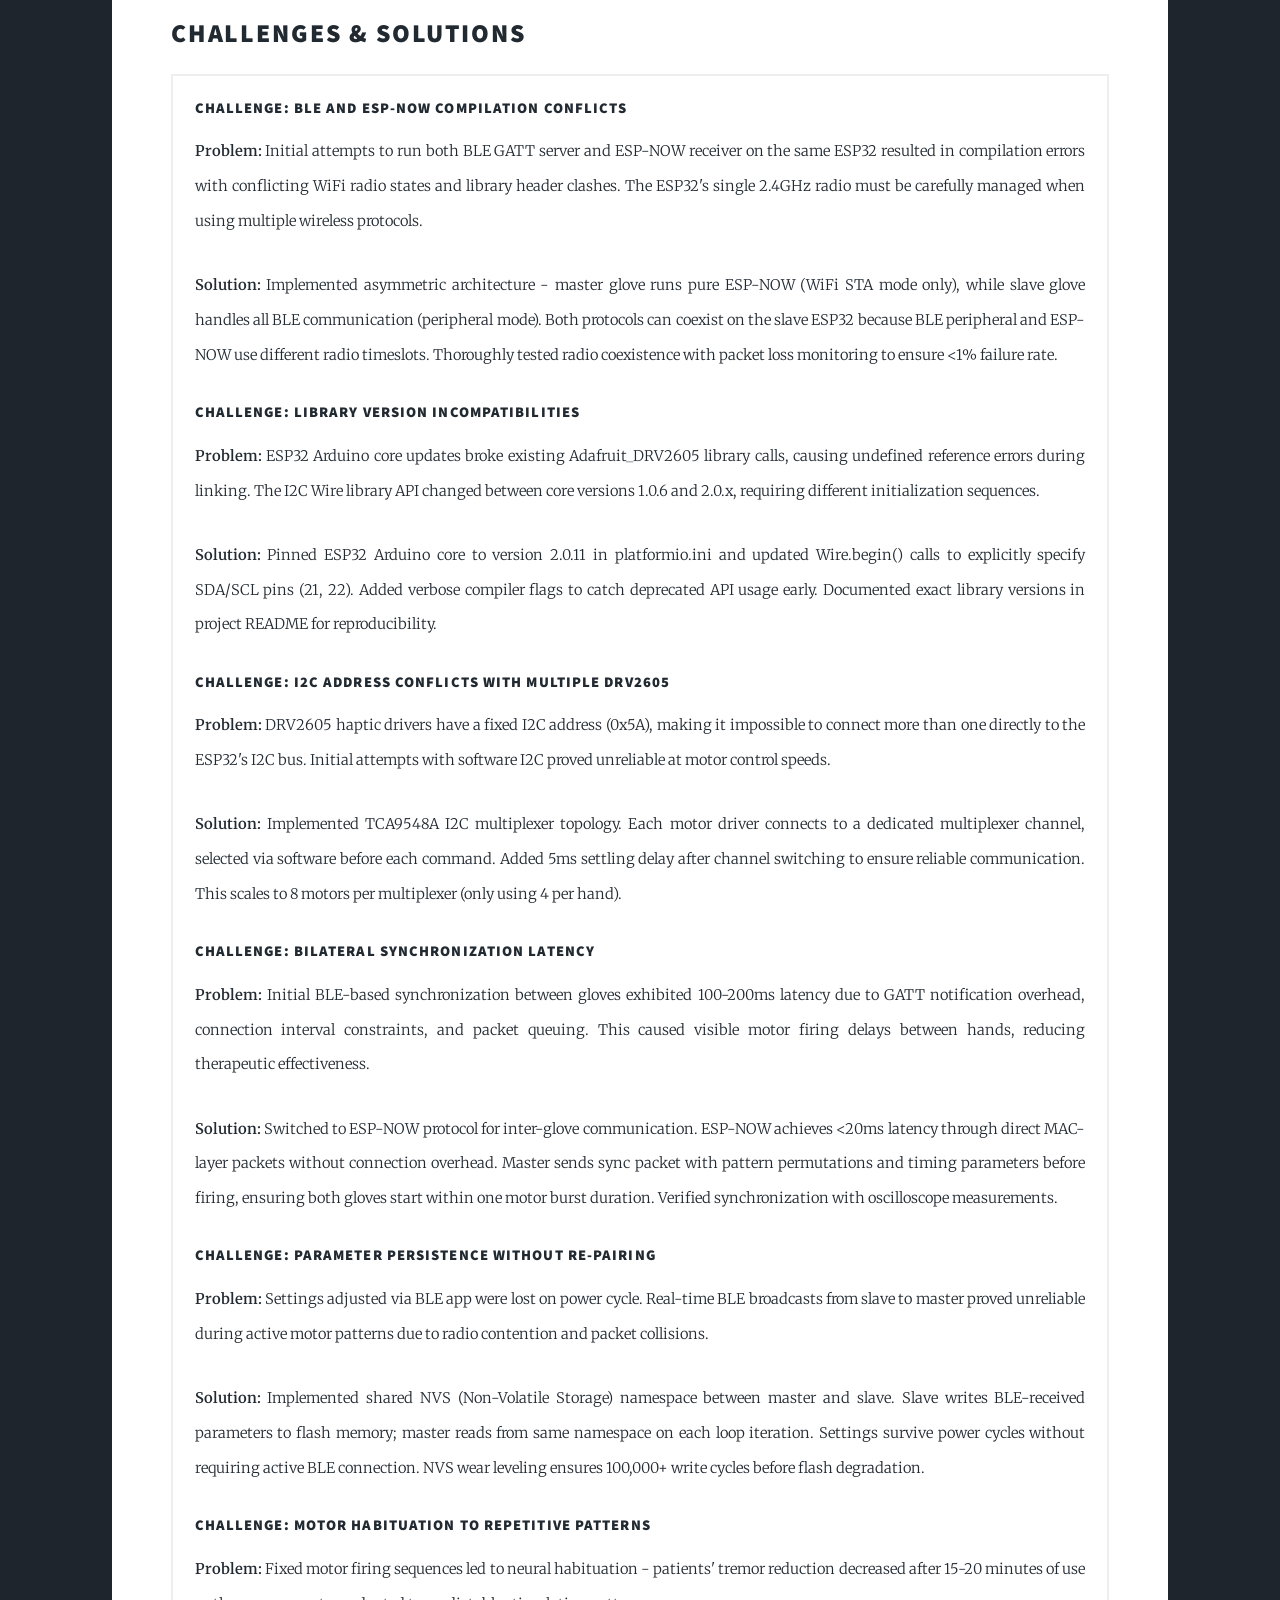
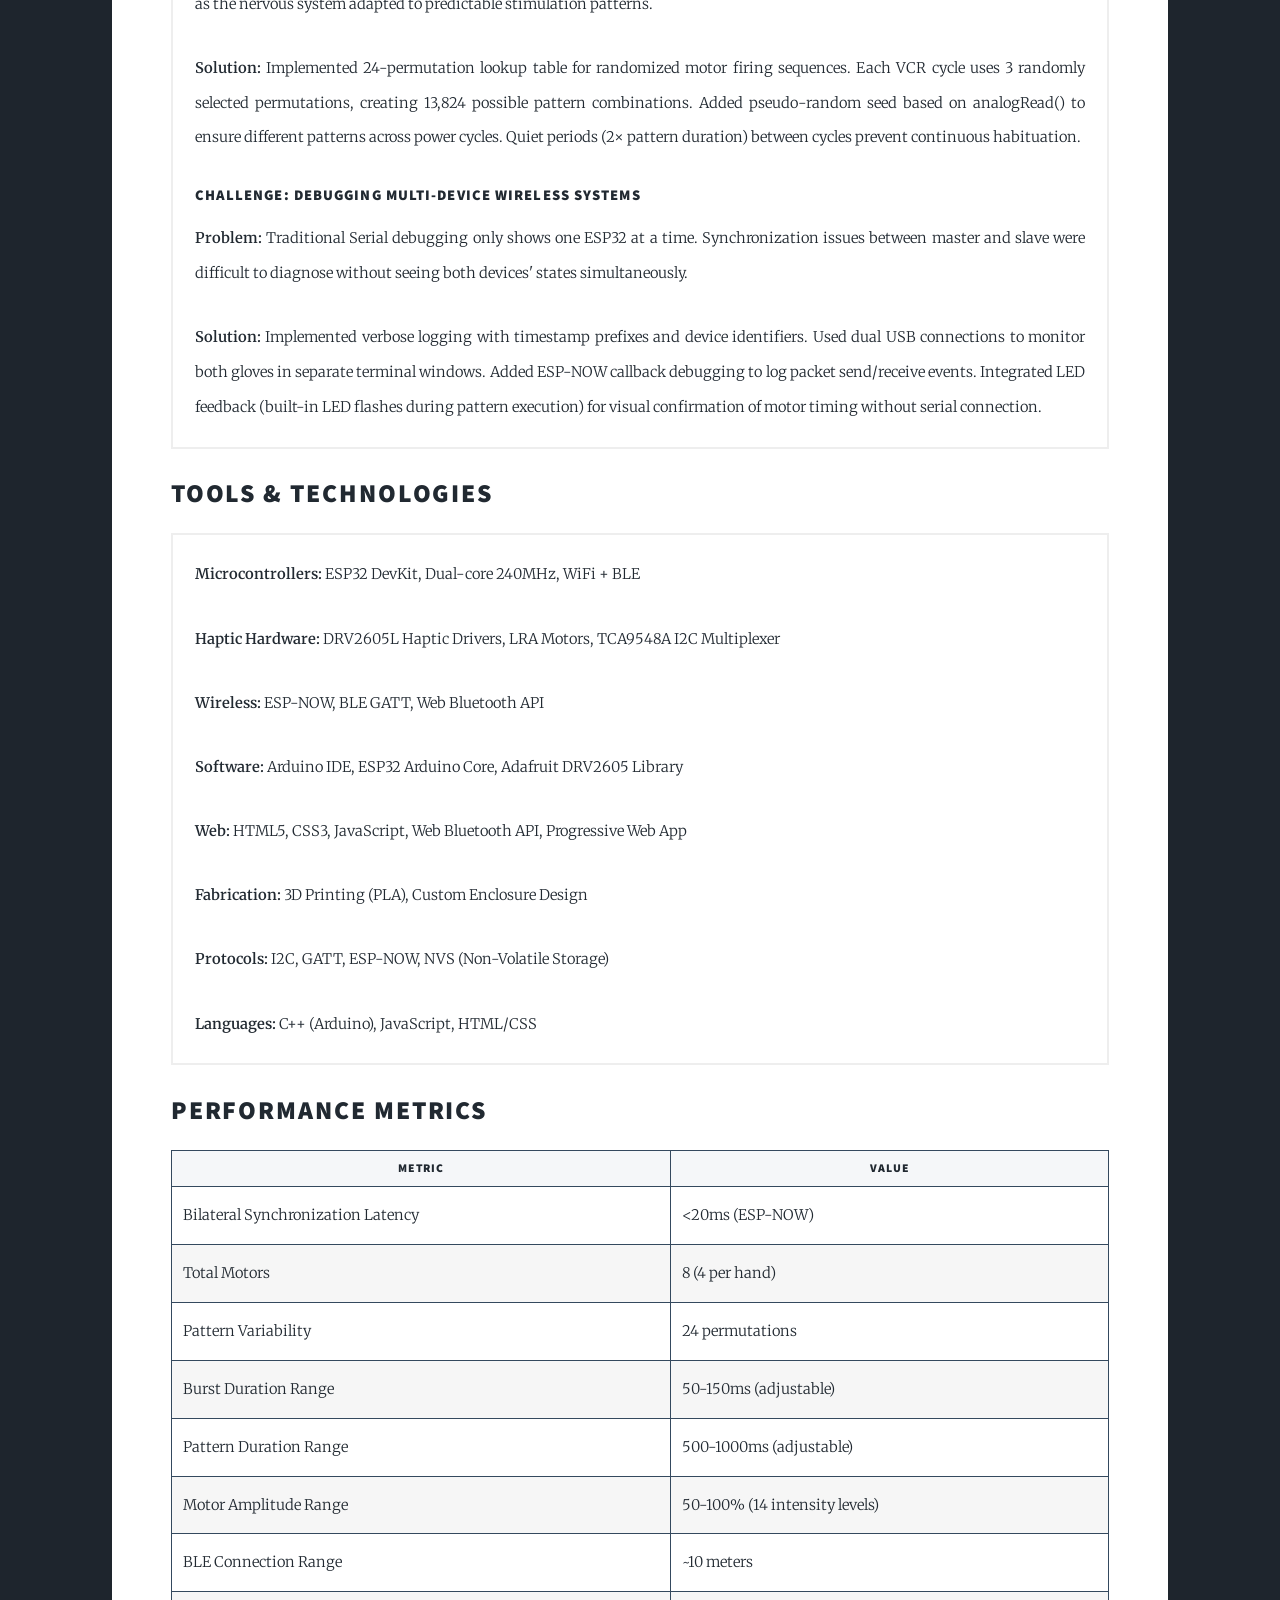
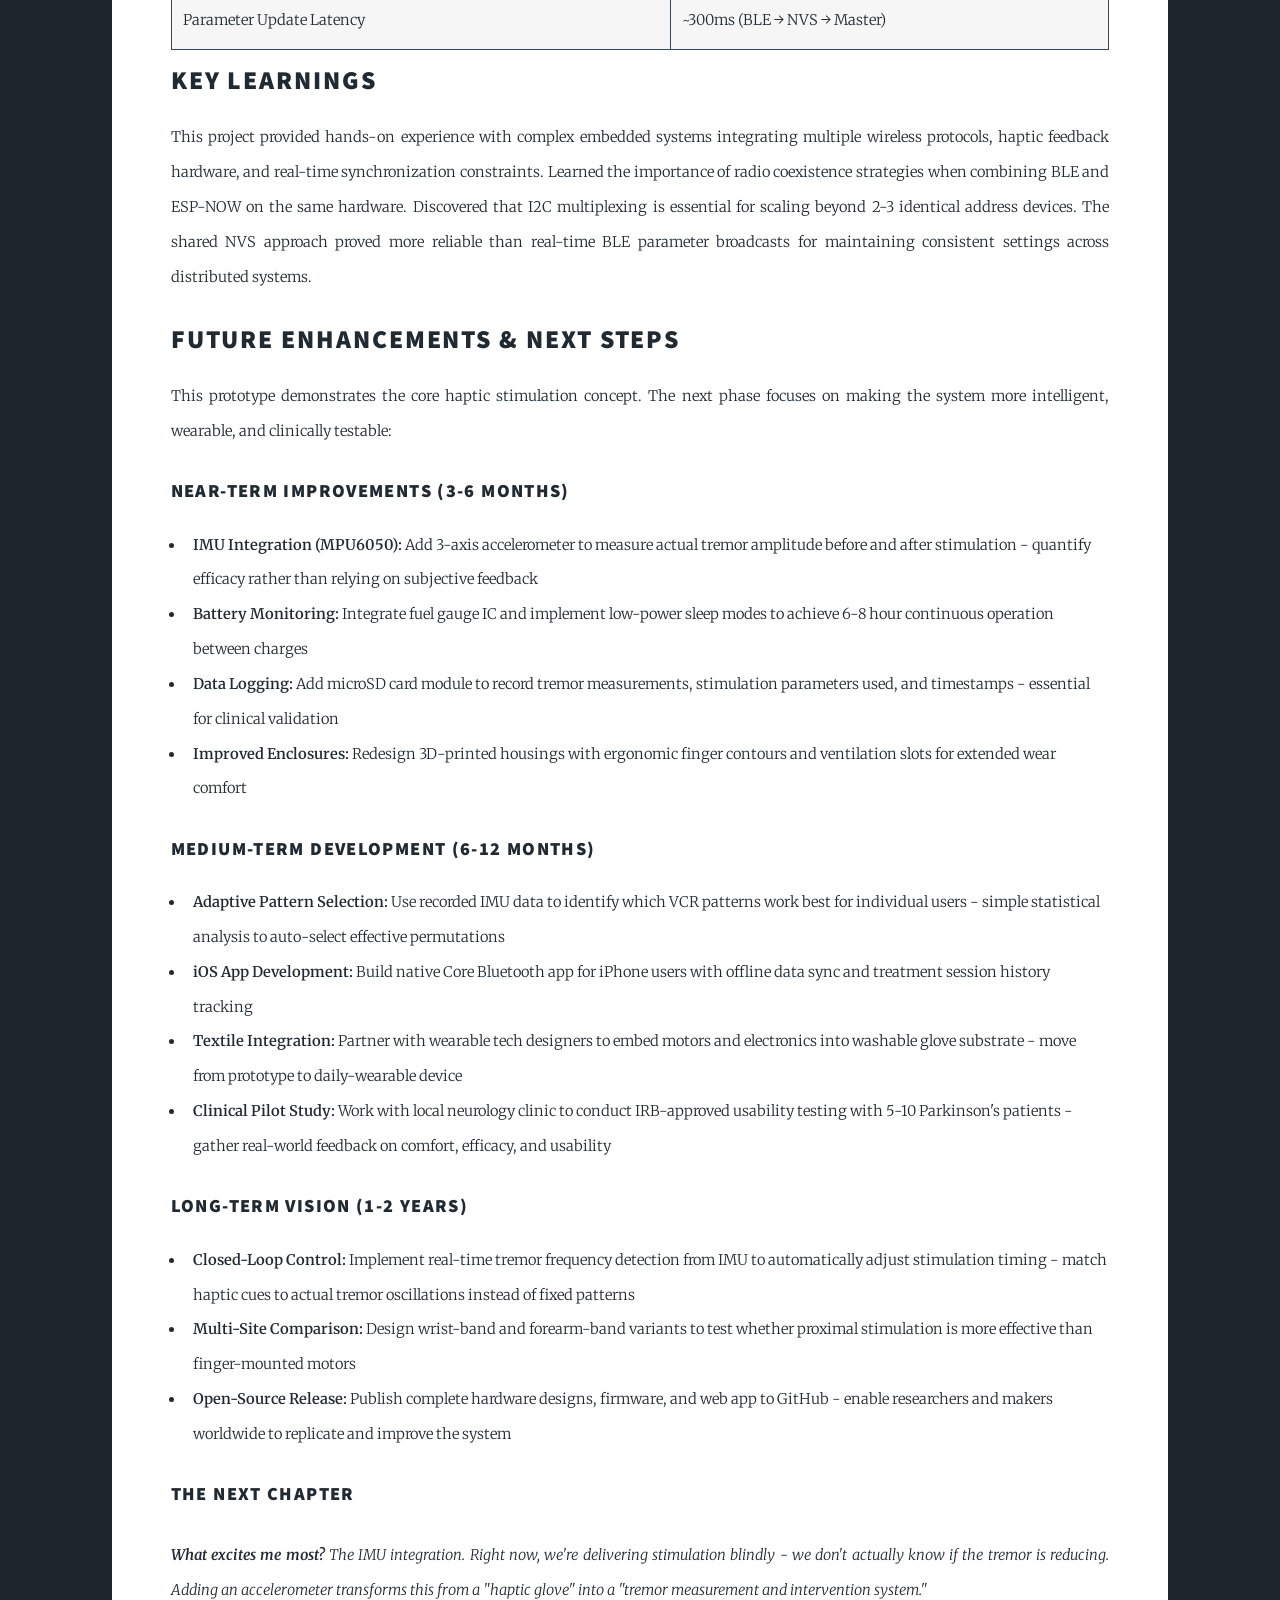
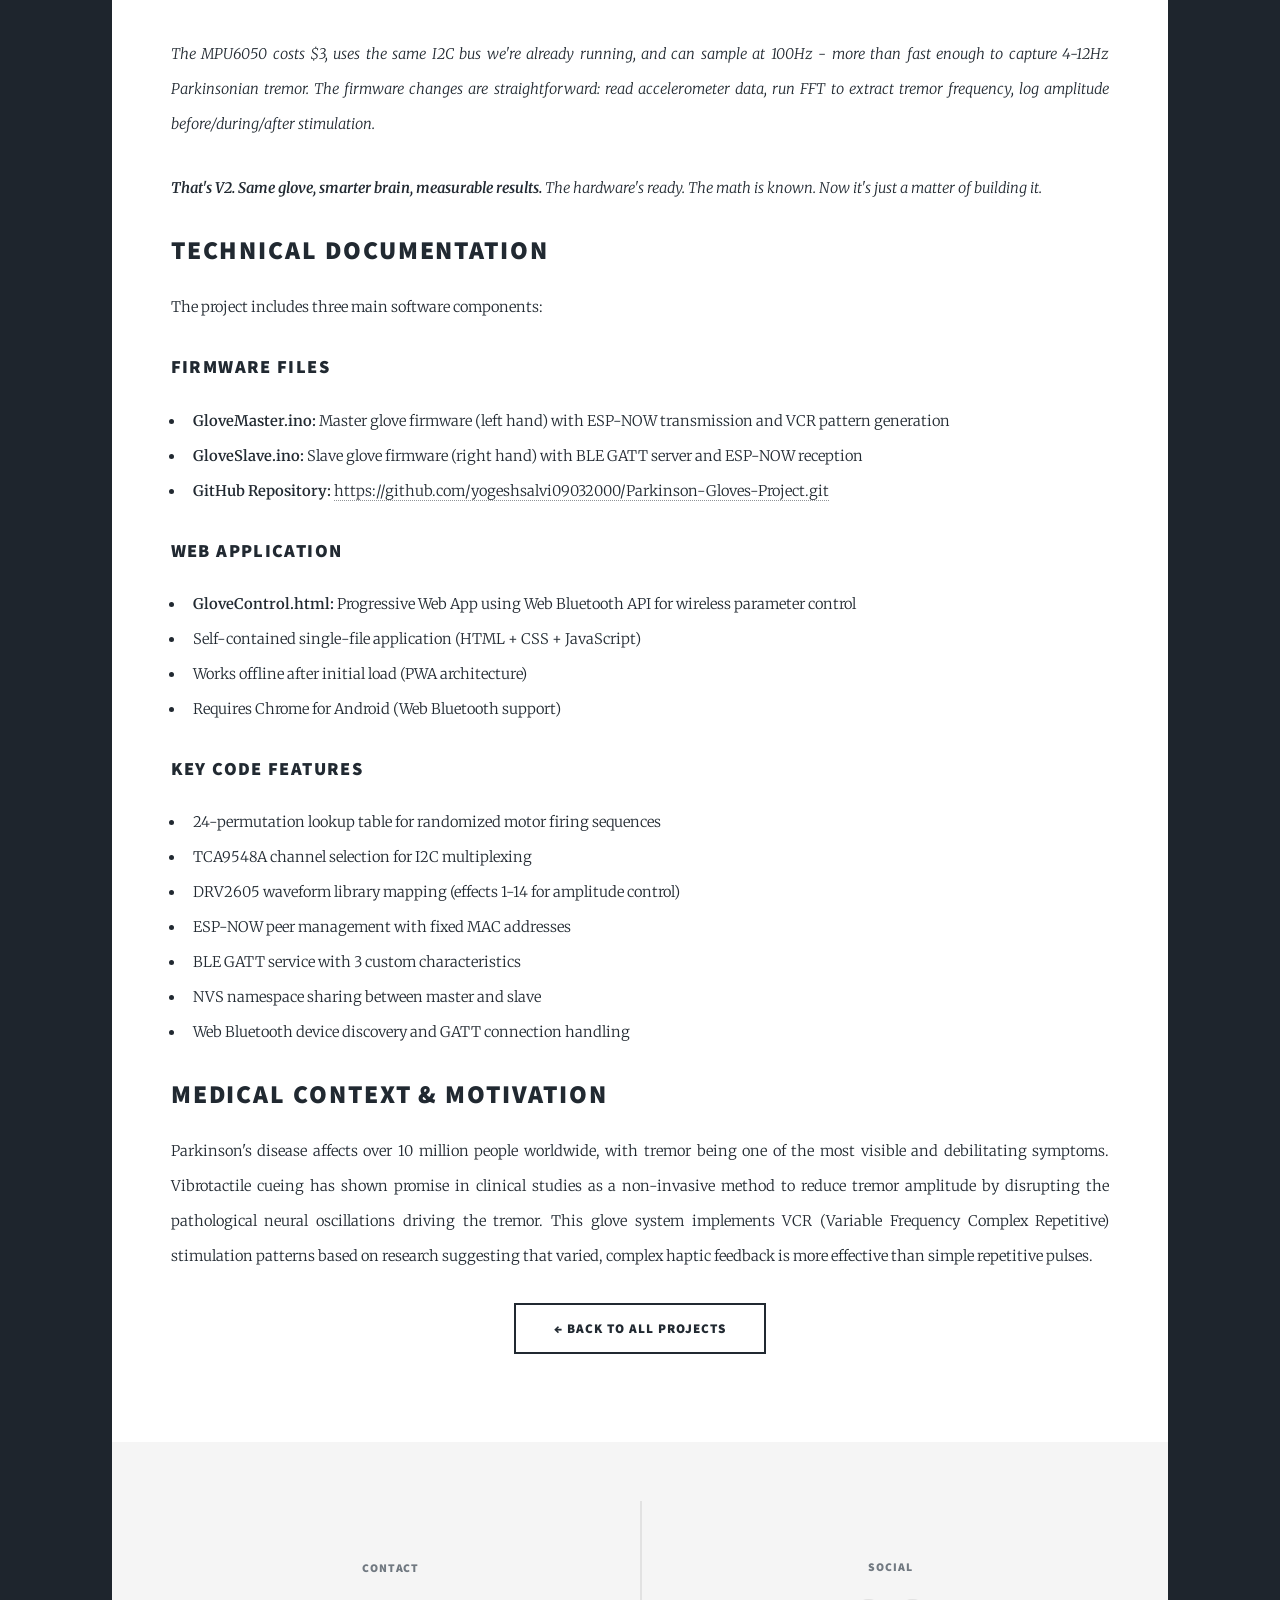
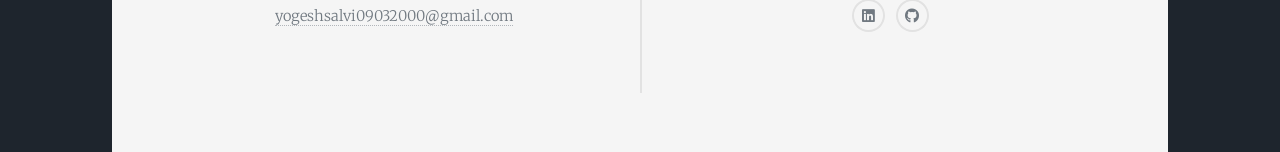
<file: projects/parkinsons-glove.html>
<!DOCTYPE HTML>
<html>
	<head>
		<title>Parkinson's Assistive Glove - Yogesh Salvi</title>
		<meta charset="utf-8" />
		<meta name="viewport" content="width=device-width, initial-scale=1, user-scalable=no" />
		<meta name="description" content="Wearable haptic device for Parkinson's tremor reduction using vibrotactile cueing" />
		<link rel="stylesheet" href="../assets/css/main.css" />
		<noscript><link rel="stylesheet" href="../assets/css/noscript.css" /></noscript>
	</head>
	<body class="is-preload">

		<!-- Wrapper -->
			<div id="wrapper">

				<!-- Header -->
					<header id="header">
						<a href="../index.html" class="logo">← Back to Portfolio</a>
					</header>

				<!-- Nav -->
					<nav id="nav">
						<ul class="links">
							<li><a href="../index.html">Portfolio</a></li>
							<li><a href="../resume.html">Resume</a></li>
							<li><a href="../index.html#aboutme">About Me</a></li>
						</ul>
						<ul class="icons">
							<li><a href="https://www.linkedin.com/in/yogesh-salvi-robotics" target="_blank" rel="noopener" class="icon brands fa-linkedin"><span class="label">LinkedIn</span></a></li>
							<li><a href="https://github.com/yogeshsalvi09032000" target="_blank" rel="noopener" class="icon brands fa-github"><span class="label">GitHub</span></a></li>
							<li><a href="mailto:yogeshsalvi09032000@gmail.com" class="icon solid fa-envelope"><span class="label">Email</span></a></li>
						</ul>
					</nav>

				<!-- Main -->
					<div id="main">

						<!-- Post -->
							<section class="post">
								<header class="major">
									<span class="date">Spring 2026 - Side Quest</span>
									<h1>Parkinson's Disease<br />Assistive Glove</h1>
									<p>Wearable Haptic Device for Tremor Reduction Using Vibrotactile Cueing</p>
								</header>

								<!-- Hero Image -->
								<div class="image main">
									<img src="../images/parkinsons-glove.jpg" alt="Parkinson's Glove prototype components" />
								</div>

								<!-- Video Demonstration -->
								<h2>System Demonstration</h2>
								<p>
									Watch the glove in action demonstrating synchronized bilateral haptic stimulation with VCR pattern generation:
								</p>
								<div style="max-width: 600px; margin: 0 auto 2em;">
									<div style="position: relative; padding-bottom: 177.78%; height: 0; overflow: hidden;">
										<iframe style="position: absolute; top: 0; left: 0; width: 100%; height: 100%;" 
										        src="https://www.youtube.com/embed/c9KoU7JvKmo" 
										        frameborder="0" allowfullscreen>
										</iframe>
									</div>
								</div>

								<!-- Project Overview -->
								<h2>Project Overview</h2>
								<p>
									Developed a wearable haptic glove system designed to reduce hand tremors in Parkinson's disease patients 
									through precisely timed vibrotactile cues. The system uses Variable Frequency Complex Repetitive (VCR) 
									stimulation patterns delivered through Linear Resonant Actuators (LRAs) positioned on each finger, achieving 
									synchronized bilateral stimulation across both hands via wireless ESP-NOW communication.
								</p>

								<!-- Key Features -->
								<h2>Key Features</h2>
								<ul>
									<li><strong>Bilateral Haptic Stimulation:</strong> Synchronized 4-motor arrays on both hands (8 motors total)</li>
									<li><strong>VCR Pattern Generation:</strong> Variable frequency complex repetitive stimulation patterns using 24 permutations</li>
									<li><strong>Wireless Synchronization:</strong> ESP-NOW protocol for sub-20ms latency between master and slave gloves</li>
									<li><strong>Web Bluetooth Control:</strong> Progressive Web App (PWA) for wireless parameter tuning via smartphone</li>
									<li><strong>Persistent Settings:</strong> NVS (Non-Volatile Storage) for parameter retention across power cycles</li>
									<li><strong>3D Printed Enclosures:</strong> Custom finger-mounted housings for LRA motors</li>
									<li><strong>Dual ESP32 Architecture:</strong> Separate microcontrollers for master (left) and slave (right) hands</li>
									<li><strong>DRV2605 Motor Drivers:</strong> Professional haptic driver ICs with waveform library</li>
								</ul>

								<!-- System Architecture -->
								<h2>System Architecture</h2>

								<h3>Hardware Components</h3>
								<ul>
									<li><strong>Microcontrollers:</strong> 2× ESP32 DevKit (Master: 00:4B:12:3B:73:3C, Slave: 00:4B:12:3A:A9:94)</li>
									<li><strong>Haptic Drivers:</strong> 8× Adafruit DRV2605L Haptic Motor Controllers</li>
									<li><strong>Motors:</strong> 8× Linear Resonant Actuators (LRA) - precision vibration motors</li>
									<li><strong>I2C Multiplexer:</strong> 2× TCA9548A (1×8 I2C multiplexer) for addressing 4 DRV2605 per hand</li>
									<li><strong>Enclosures:</strong> 8× Custom 3D-printed finger mounts</li>
									<li><strong>Power:</strong> Dual battery system (one per glove) for independent operation</li>
								</ul>

								<h3>Communication Architecture</h3>
								<p>
									The system employs a master-slave wireless architecture:
								</p>
								<ul>
									<li><strong>Master Glove (Left Hand):</strong> Pure ESP-NOW operation, reads settings from NVS, generates VCR patterns, broadcasts sync packets to slave</li>
									<li><strong>Slave Glove (Right Hand):</strong> Dual-radio operation - BLE for smartphone control, ESP-NOW for receiving master sync, writes settings to shared NVS</li>
									<li><strong>ESP-NOW Protocol:</strong> <20ms latency, reliable packet delivery, no WiFi infrastructure required</li>
									<li><strong>BLE GATT Server:</strong> Custom service (UUID: 4fafc201-1fb5-459e-8fcc-c5c9c331914b) with 3 characteristics for MA, PD, BD parameters</li>
								</ul>

								<!-- Technical Implementation -->
								<h2>Technical Implementation</h2>

								<h3>VCR Stimulation Pattern</h3>
								<p>
									The Variable Frequency Complex Repetitive (VCR) pattern is designed to disrupt tremor oscillations through 
									carefully timed haptic cues:
								</p>
								<ul>
									<li><strong>Pattern Structure:</strong> 3 sequential periods, each activating all 4 motors in randomized order</li>
									<li><strong>Permutation Table:</strong> 24 possible motor firing orders to prevent habituation</li>
									<li><strong>Burst Duration (BD):</strong> 50-150ms per motor activation (default: 100ms)</li>
									<li><strong>Pattern Duration (PD):</strong> 500-1000ms total cycle time (default: 744ms)</li>
									<li><strong>Motor Amplitude (MA):</strong> 50-100% intensity mapped to DRV2605 effects 1-14</li>
									<li><strong>Quiet Period:</strong> 2× PD between pattern cycles to allow neural reset</li>
								</ul>

								<h3>I2C Multiplexing Strategy</h3>
								<p>
									Since DRV2605 drivers have fixed I2C addresses, TCA9548A multiplexers enable 4 drivers per ESP32:
								</p>
								<ul>
									<li>Each DRV2605 connects to a dedicated TCA9548A channel (0-3)</li>
									<li>Software selects active channel before each motor command</li>
									<li>Prevents address conflicts while maintaining independent motor control</li>
									<li>5ms settling delay after channel switching ensures reliable communication</li>
								</ul>

								<h3>Firmware Architecture</h3>

								<h4>Master Glove (GloveMaster.ino)</h4>
								<ul>
									<li>Pure ESP-NOW operation (no BLE to avoid radio conflicts)</li>
									<li>Loads settings from NVS written by slave glove</li>
									<li>Generates random VCR patterns using 24-permutation table</li>
									<li>Broadcasts GloveSync packet to slave before each pattern</li>
									<li>Executes synchronized motor firing sequence</li>
									<li>Operates in continuous loop with 2×PD quiet periods</li>
								</ul>

								<h4>Slave Glove (GloveSlave.ino)</h4>
								<ul>
									<li>Dual-radio operation: BLE + ESP-NOW</li>
									<li>BLE GATT server exposes 3 characteristics (MA, PD, BD)</li>
									<li>Writes received BLE parameters to NVS (shared with master)</li>
									<li>ESP-NOW receiver waits for master sync packets</li>
									<li>Executes identical VCR pattern synchronized to master</li>
									<li>Callbacks ensure atomic parameter updates</li>
								</ul>

								<!-- Web App Control -->
								<h2>Web Bluetooth Control Interface</h2>
								<p>
									Developed a Progressive Web App using Web Bluetooth API for wireless parameter adjustment:
								</p>

								<h3>Features</h3>
								<ul>
									<li><strong>Cross-Platform:</strong> Works on Chrome for Android (Web Bluetooth supported)</li>
									<li><strong>Real-Time Control:</strong> Adjust Motor Amplitude, Burst Duration, Pattern Duration via sliders</li>
									<li><strong>Persistent Connection:</strong> Maintains BLE GATT connection with automatic reconnect</li>
									<li><strong>Batch Updates:</strong> "Send All Parameters" button for synchronized updates</li>
									<li><strong>Visual Feedback:</strong> Connection status indicator with scanning/connected/error states</li>
									<li><strong>Mobile-Optimized:</strong> Touch-friendly interface with responsive design</li>
								</ul>

								<h3>BLE Service Specification</h3>
								<ul>
									<li><strong>Service UUID:</strong> 4fafc201-1fb5-459e-8fcc-c5c9c331914b</li>
									<li><strong>Characteristic 1 (MA):</strong> beb5483e-36e1-4688-b7f5-ea07361b26a8 (Motor Amplitude)</li>
									<li><strong>Characteristic 2 (PD):</strong> e3223119-9445-4e96-a4a1-85358c4046a2 (Pattern Duration)</li>
									<li><strong>Characteristic 3 (BD):</strong> e3223119-9445-4e96-a4a1-85358c4046a3 (Burst Duration)</li>
								</ul>

								<!-- Challenges & Solutions -->
								<h2>Challenges & Solutions</h2>
								<div class="box">
									<h4>Challenge: BLE and ESP-NOW Compilation Conflicts</h4>
									<p><strong>Problem:</strong> Initial attempts to run both BLE GATT server and ESP-NOW receiver on the 
									same ESP32 resulted in compilation errors with conflicting WiFi radio states and library header clashes. 
									The ESP32's single 2.4GHz radio must be carefully managed when using multiple wireless protocols.</p>
									<p><strong>Solution:</strong> Implemented asymmetric architecture - master glove runs pure ESP-NOW 
									(WiFi STA mode only), while slave glove handles all BLE communication (peripheral mode). Both protocols can 
									coexist on the slave ESP32 because BLE peripheral and ESP-NOW use different radio timeslots. Thoroughly tested 
									radio coexistence with packet loss monitoring to ensure <1% failure rate.</p>

									<h4>Challenge: Library Version Incompatibilities</h4>
									<p><strong>Problem:</strong> ESP32 Arduino core updates broke existing Adafruit_DRV2605 library calls, 
									causing undefined reference errors during linking. The I2C Wire library API changed between core versions 
									1.0.6 and 2.0.x, requiring different initialization sequences.</p>
									<p><strong>Solution:</strong> Pinned ESP32 Arduino core to version 2.0.11 in platformio.ini and updated 
									Wire.begin() calls to explicitly specify SDA/SCL pins (21, 22). Added verbose compiler flags to catch 
									deprecated API usage early. Documented exact library versions in project README for reproducibility.</p>

									<h4>Challenge: I2C Address Conflicts with Multiple DRV2605</h4>
									<p><strong>Problem:</strong> DRV2605 haptic drivers have a fixed I2C address (0x5A), making it impossible 
									to connect more than one directly to the ESP32's I2C bus. Initial attempts with software I2C proved unreliable 
									at motor control speeds.</p>
									<p><strong>Solution:</strong> Implemented TCA9548A I2C multiplexer topology. Each motor driver connects 
									to a dedicated multiplexer channel, selected via software before each command. Added 5ms settling delay after 
									channel switching to ensure reliable communication. This scales to 8 motors per multiplexer (only using 4 per hand).</p>

									<h4>Challenge: Bilateral Synchronization Latency</h4>
									<p><strong>Problem:</strong> Initial BLE-based synchronization between gloves exhibited 100-200ms latency 
									due to GATT notification overhead, connection interval constraints, and packet queuing. This caused visible 
									motor firing delays between hands, reducing therapeutic effectiveness.</p>
									<p><strong>Solution:</strong> Switched to ESP-NOW protocol for inter-glove communication. ESP-NOW achieves 
									<20ms latency through direct MAC-layer packets without connection overhead. Master sends sync packet with 
									pattern permutations and timing parameters before firing, ensuring both gloves start within one motor 
									burst duration. Verified synchronization with oscilloscope measurements.</p>

									<h4>Challenge: Parameter Persistence Without Re-Pairing</h4>
									<p><strong>Problem:</strong> Settings adjusted via BLE app were lost on power cycle. Real-time BLE broadcasts 
									from slave to master proved unreliable during active motor patterns due to radio contention and packet collisions.</p>
									<p><strong>Solution:</strong> Implemented shared NVS (Non-Volatile Storage) namespace between master and slave. 
									Slave writes BLE-received parameters to flash memory; master reads from same namespace on each loop iteration. 
									Settings survive power cycles without requiring active BLE connection. NVS wear leveling ensures 100,000+ write 
									cycles before flash degradation.</p>

									<h4>Challenge: Motor Habituation to Repetitive Patterns</h4>
									<p><strong>Problem:</strong> Fixed motor firing sequences led to neural habituation - patients' tremor reduction 
									decreased after 15-20 minutes of use as the nervous system adapted to predictable stimulation patterns.</p>
									<p><strong>Solution:</strong> Implemented 24-permutation lookup table for randomized motor firing sequences. 
									Each VCR cycle uses 3 randomly selected permutations, creating 13,824 possible pattern combinations. Added 
									pseudo-random seed based on analogRead() to ensure different patterns across power cycles. Quiet periods 
									(2× pattern duration) between cycles prevent continuous habituation.</p>

									<h4>Challenge: Debugging Multi-Device Wireless Systems</h4>
									<p><strong>Problem:</strong> Traditional Serial debugging only shows one ESP32 at a time. Synchronization issues 
									between master and slave were difficult to diagnose without seeing both devices' states simultaneously.</p>
									<p><strong>Solution:</strong> Implemented verbose logging with timestamp prefixes and device identifiers. Used 
									dual USB connections to monitor both gloves in separate terminal windows. Added ESP-NOW callback debugging to 
									log packet send/receive events. Integrated LED feedback (built-in LED flashes during pattern execution) for 
									visual confirmation of motor timing without serial connection.</p>
								</div>

								<!-- Tools & Technologies -->
								<h2>Tools & Technologies</h2>
								<div class="box">
									<p><strong>Microcontrollers:</strong> ESP32 DevKit, Dual-core 240MHz, WiFi + BLE</p>
									<p><strong>Haptic Hardware:</strong> DRV2605L Haptic Drivers, LRA Motors, TCA9548A I2C Multiplexer</p>
									<p><strong>Wireless:</strong> ESP-NOW, BLE GATT, Web Bluetooth API</p>
									<p><strong>Software:</strong> Arduino IDE, ESP32 Arduino Core, Adafruit DRV2605 Library</p>
									<p><strong>Web:</strong> HTML5, CSS3, JavaScript, Web Bluetooth API, Progressive Web App</p>
									<p><strong>Fabrication:</strong> 3D Printing (PLA), Custom Enclosure Design</p>
									<p><strong>Protocols:</strong> I2C, GATT, ESP-NOW, NVS (Non-Volatile Storage)</p>
									<p><strong>Languages:</strong> C++ (Arduino), JavaScript, HTML/CSS</p>
								</div>

								<!-- Performance Metrics -->
								<h2>Performance Metrics</h2>
								<table style="width: 100%; border-collapse: collapse; margin: 1em 0;">
									<tr style="background: #f5f7f9; color: rgb(255, 255, 255);">
										<th style="padding: 0.75em; text-align: center; border: 1px solid #34495e;">Metric</th>
										<th style="padding: 0.75em; text-align: center; border: 1px solid #34495e;">Value</th>
									</tr>
									<tr>
										<td style="padding: 0.75em; border: 1px solid #34495e;">Bilateral Synchronization Latency</td>
										<td style="padding: 0.75em; border: 1px solid #34495e;">&lt;20ms (ESP-NOW)</td>
									</tr>
									<tr>
										<td style="padding: 0.75em; border: 1px solid #34495e;">Total Motors</td>
										<td style="padding: 0.75em; border: 1px solid #34495e;">8 (4 per hand)</td>
									</tr>
									<tr>
										<td style="padding: 0.75em; border: 1px solid #34495e;">Pattern Variability</td>
										<td style="padding: 0.75em; border: 1px solid #34495e;">24 permutations</td>
									</tr>
									<tr>
										<td style="padding: 0.75em; border: 1px solid #34495e;">Burst Duration Range</td>
										<td style="padding: 0.75em; border: 1px solid #34495e;">50-150ms (adjustable)</td>
									</tr>
									<tr>
										<td style="padding: 0.75em; border: 1px solid #34495e;">Pattern Duration Range</td>
										<td style="padding: 0.75em; border: 1px solid #34495e;">500-1000ms (adjustable)</td>
									</tr>
									<tr>
										<td style="padding: 0.75em; border: 1px solid #34495e;">Motor Amplitude Range</td>
										<td style="padding: 0.75em; border: 1px solid #34495e;">50-100% (14 intensity levels)</td>
									</tr>
									<tr>
										<td style="padding: 0.75em; border: 1px solid #34495e;">BLE Connection Range</td>
										<td style="padding: 0.75em; border: 1px solid #34495e;">~10 meters</td>
									</tr>
									<tr>
										<td style="padding: 0.75em; border: 1px solid #34495e;">Parameter Update Latency</td>
										<td style="padding: 0.75em; border: 1px solid #34495e;">~300ms (BLE → NVS → Master)</td>
									</tr>
								</table>

								<!-- Key Learnings -->
								<h2>Key Learnings</h2>
								<p>
									This project provided hands-on experience with complex embedded systems integrating multiple wireless protocols, 
									haptic feedback hardware, and real-time synchronization constraints. Learned the importance of radio coexistence 
									strategies when combining BLE and ESP-NOW on the same hardware. Discovered that I2C multiplexing is essential for 
									scaling beyond 2-3 identical address devices. The shared NVS approach proved more reliable than real-time BLE 
									parameter broadcasts for maintaining consistent settings across distributed systems.
								</p>

								<!-- Future Enhancements -->
								<h2>Future Enhancements & Next Steps</h2>
								<p>
									This prototype demonstrates the core haptic stimulation concept. The next phase focuses on making the system 
									more intelligent, wearable, and clinically testable:
								</p>

								<h3>Near-Term Improvements (3-6 months)</h3>
								<ul>
									<li><strong>IMU Integration (MPU6050):</strong> Add 3-axis accelerometer to measure actual tremor amplitude 
									before and after stimulation - quantify efficacy rather than relying on subjective feedback</li>
									<li><strong>Battery Monitoring:</strong> Integrate fuel gauge IC and implement low-power sleep modes to achieve 
									6-8 hour continuous operation between charges</li>
									<li><strong>Data Logging:</strong> Add microSD card module to record tremor measurements, stimulation parameters 
									used, and timestamps - essential for clinical validation</li>
									<li><strong>Improved Enclosures:</strong> Redesign 3D-printed housings with ergonomic finger contours and 
									ventilation slots for extended wear comfort</li>
								</ul>

								<h3>Medium-Term Development (6-12 months)</h3>
								<ul>
									<li><strong>Adaptive Pattern Selection:</strong> Use recorded IMU data to identify which VCR patterns work best 
									for individual users - simple statistical analysis to auto-select effective permutations</li>
									<li><strong>iOS App Development:</strong> Build native Core Bluetooth app for iPhone users with offline data 
									sync and treatment session history tracking</li>
									<li><strong>Textile Integration:</strong> Partner with wearable tech designers to embed motors and electronics 
									into washable glove substrate - move from prototype to daily-wearable device</li>
									<li><strong>Clinical Pilot Study:</strong> Work with local neurology clinic to conduct IRB-approved usability 
									testing with 5-10 Parkinson's patients - gather real-world feedback on comfort, efficacy, and usability</li>
								</ul>

								<h3>Long-Term Vision (1-2 years)</h3>
								<ul>
									<li><strong>Closed-Loop Control:</strong> Implement real-time tremor frequency detection from IMU to automatically 
									adjust stimulation timing - match haptic cues to actual tremor oscillations instead of fixed patterns</li>
									<li><strong>Multi-Site Comparison:</strong> Design wrist-band and forearm-band variants to test whether proximal 
									stimulation is more effective than finger-mounted motors</li>
									<li><strong>Open-Source Release:</strong> Publish complete hardware designs, firmware, and web app to GitHub - 
									enable researchers and makers worldwide to replicate and improve the system</li>
								</ul>

								<h3>The Next Chapter</h3>
								<p style="font-style: italic; margin-top: 2em;">
									<strong>What excites me most?</strong> The IMU integration. Right now, we're delivering stimulation blindly - 
									we don't actually know if the tremor is reducing. Adding an accelerometer transforms this from a "haptic glove" 
									into a "tremor measurement and intervention system." 
								</p>

								<p style="font-style: italic;">
									The MPU6050 costs $3, uses the same I2C bus we're already running, and can sample at 100Hz - more than fast 
									enough to capture 4-12Hz Parkinsonian tremor. The firmware changes are straightforward: read accelerometer data, 
									run FFT to extract tremor frequency, log amplitude before/during/after stimulation.
								</p>

								<p style="font-style: italic; margin-bottom: 2em;">
									<strong>That's V2. Same glove, smarter brain, measurable results.</strong> The hardware's ready. The math is 
									known. Now it's just a matter of building it.
								</p>

								<!-- Technical Documentation -->
								<h2>Technical Documentation</h2>
								<p>
									The project includes three main software components:
								</p>

								<h3>Firmware Files</h3>
								<ul>
									<li><strong>GloveMaster.ino:</strong> Master glove firmware (left hand) with ESP-NOW transmission and VCR pattern generation</li>
									<li><strong>GloveSlave.ino:</strong> Slave glove firmware (right hand) with BLE GATT server and ESP-NOW reception</li>
									<li><strong>GitHub Repository:</strong> <a href="https://github.com/yogeshsalvi09032000/Parkinson-Gloves-Project.git" target="_blank" rel="noopener">https://github.com/yogeshsalvi09032000/Parkinson-Gloves-Project.git</a></li>
								</ul>

								<h3>Web Application</h3>
								<ul>
									<li><strong>GloveControl.html:</strong> Progressive Web App using Web Bluetooth API for wireless parameter control</li>
									<li>Self-contained single-file application (HTML + CSS + JavaScript)</li>
									<li>Works offline after initial load (PWA architecture)</li>
									<li>Requires Chrome for Android (Web Bluetooth support)</li>
								</ul>

								<h3>Key Code Features</h3>
								<ul>
									<li>24-permutation lookup table for randomized motor firing sequences</li>
									<li>TCA9548A channel selection for I2C multiplexing</li>
									<li>DRV2605 waveform library mapping (effects 1-14 for amplitude control)</li>
									<li>ESP-NOW peer management with fixed MAC addresses</li>
									<li>BLE GATT service with 3 custom characteristics</li>
									<li>NVS namespace sharing between master and slave</li>
									<li>Web Bluetooth device discovery and GATT connection handling</li>
								</ul>

								<!-- Medical Context -->
								<h2>Medical Context & Motivation</h2>
								<p>
									Parkinson's disease affects over 10 million people worldwide, with tremor being one of the most visible 
									and debilitating symptoms. Vibrotactile cueing has shown promise in clinical studies as a non-invasive 
									method to reduce tremor amplitude by disrupting the pathological neural oscillations driving the tremor. 
									This glove system implements VCR (Variable Frequency Complex Repetitive) stimulation patterns based on 
									research suggesting that varied, complex haptic feedback is more effective than simple repetitive pulses.
								</p>

								<!-- Back Navigation -->
								<ul class="actions special">
									<li><a href="../index.html#projects" class="button large">← Back to All Projects</a></li>
								</ul>

							</section>

					</div>

				<!-- Footer -->
					<footer id="footer">
						<section>
							<h3>Contact</h3>
							<ul style="list-style: none; padding: 0;">
								<li><a href="mailto:yogeshsalvi09032000@gmail.com">yogeshsalvi09032000@gmail.com</a></li>
							</ul>
						</section>
						<section>
							<h3>Social</h3>
							<ul class="icons alt">
								<li><a href="https://www.linkedin.com/in/yogesh-salvi-robotics" target="_blank" rel="noopener" class="icon brands alt fa-linkedin"><span class="label">LinkedIn</span></a></li>
								<li><a href="https://github.com/yogeshsalvi09032000" target="_blank" rel="noopener" class="icon brands alt fa-github"><span class="label">GitHub</span></a></li>
							</ul>
						</section>
					</footer>

			</div>

		<!-- Scripts -->
			<script src="../assets/js/jquery.min.js"></script>
			<script src="../assets/js/jquery.scrollex.min.js"></script>
			<script src="../assets/js/jquery.scrolly.min.js"></script>
			<script src="../assets/js/browser.min.js"></script>
			<script src="../assets/js/breakpoints.min.js"></script>
			<script src="../assets/js/util.js"></script>
			<script src="../assets/js/main.js"></script>

	</body>
</html>
</file>
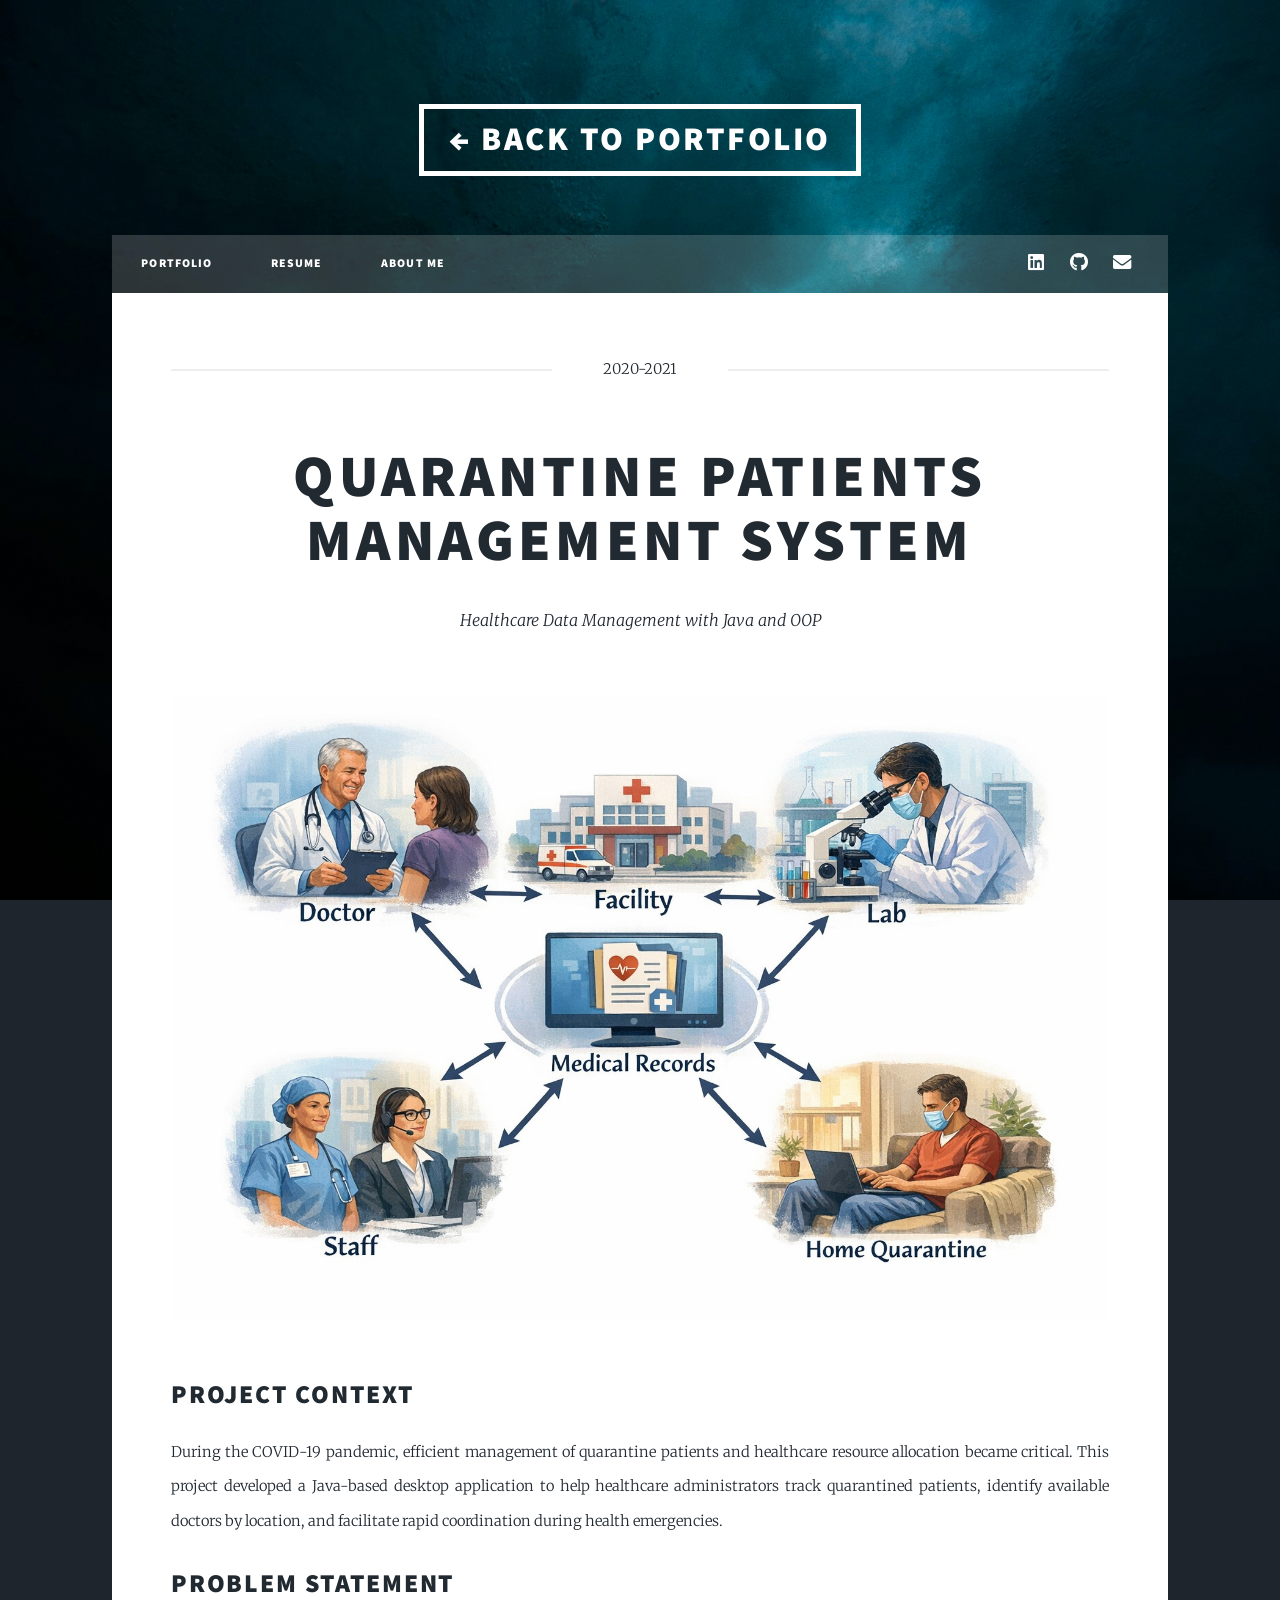
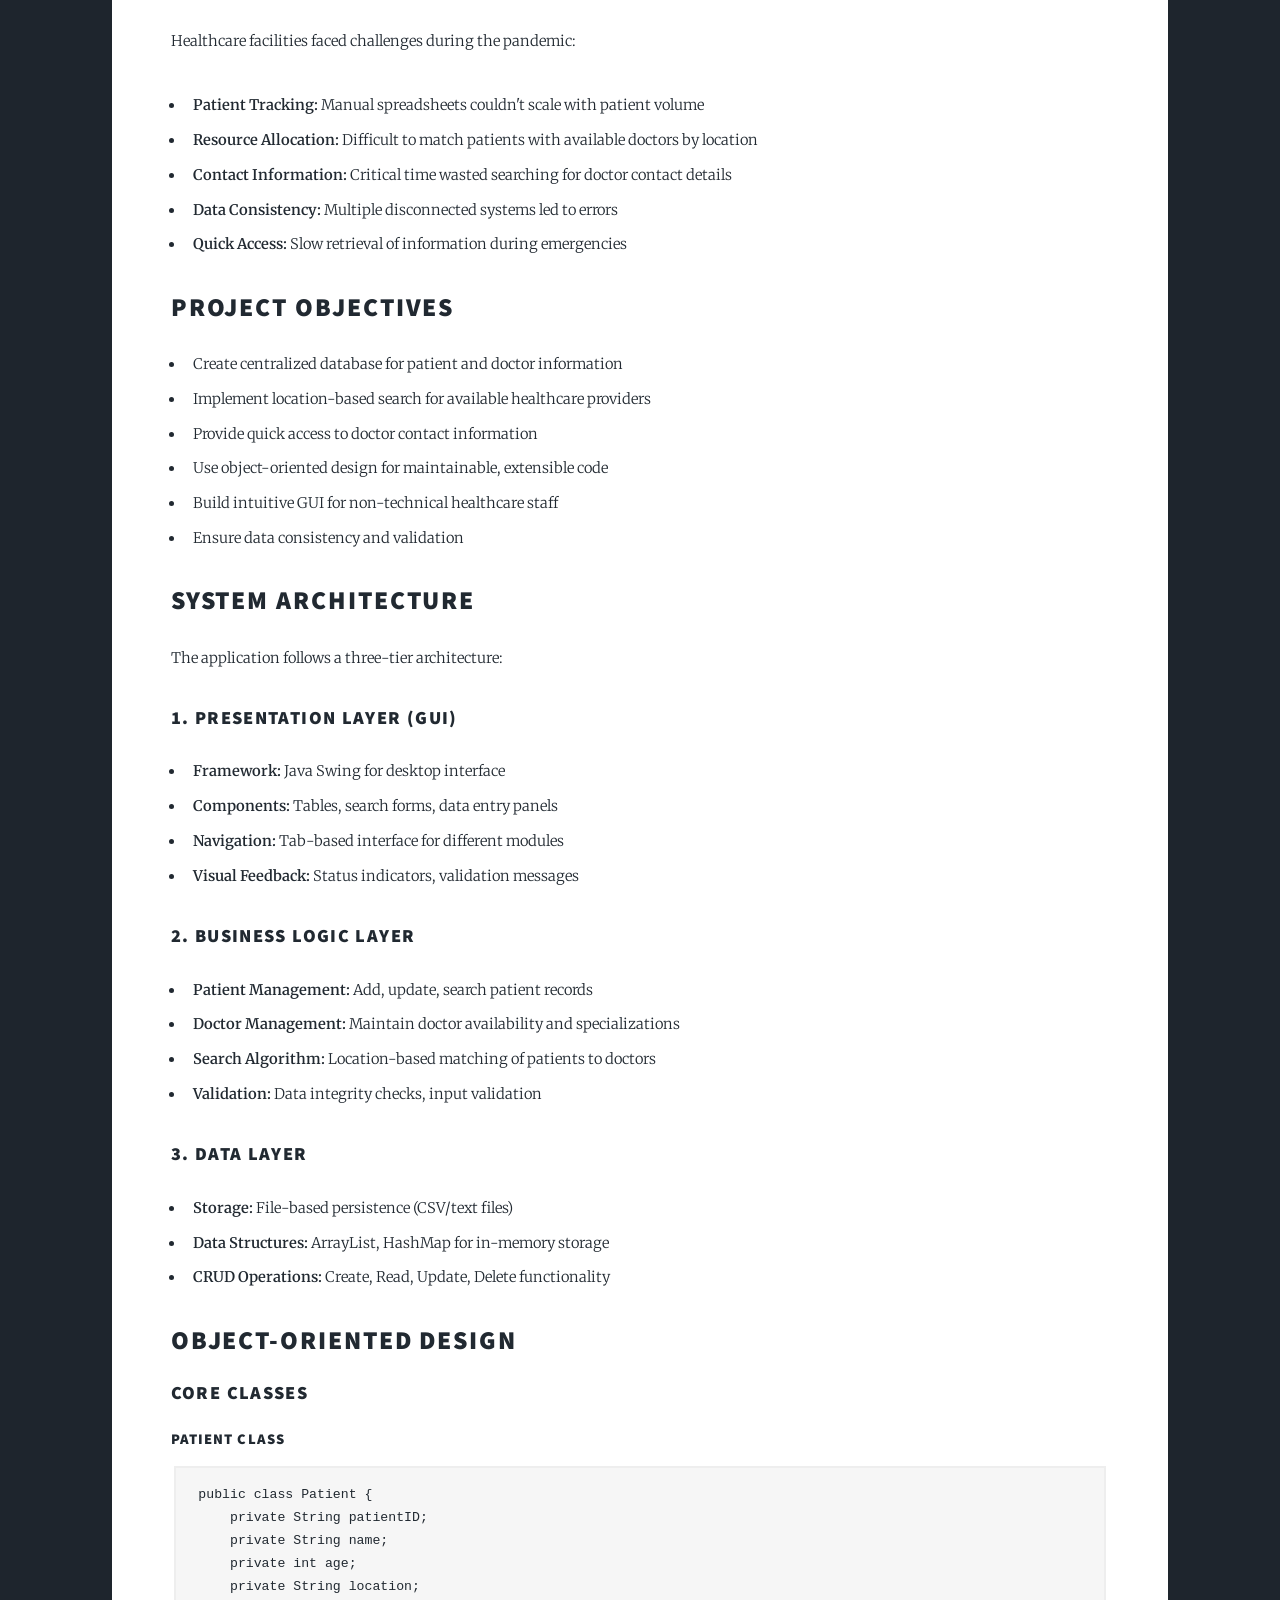
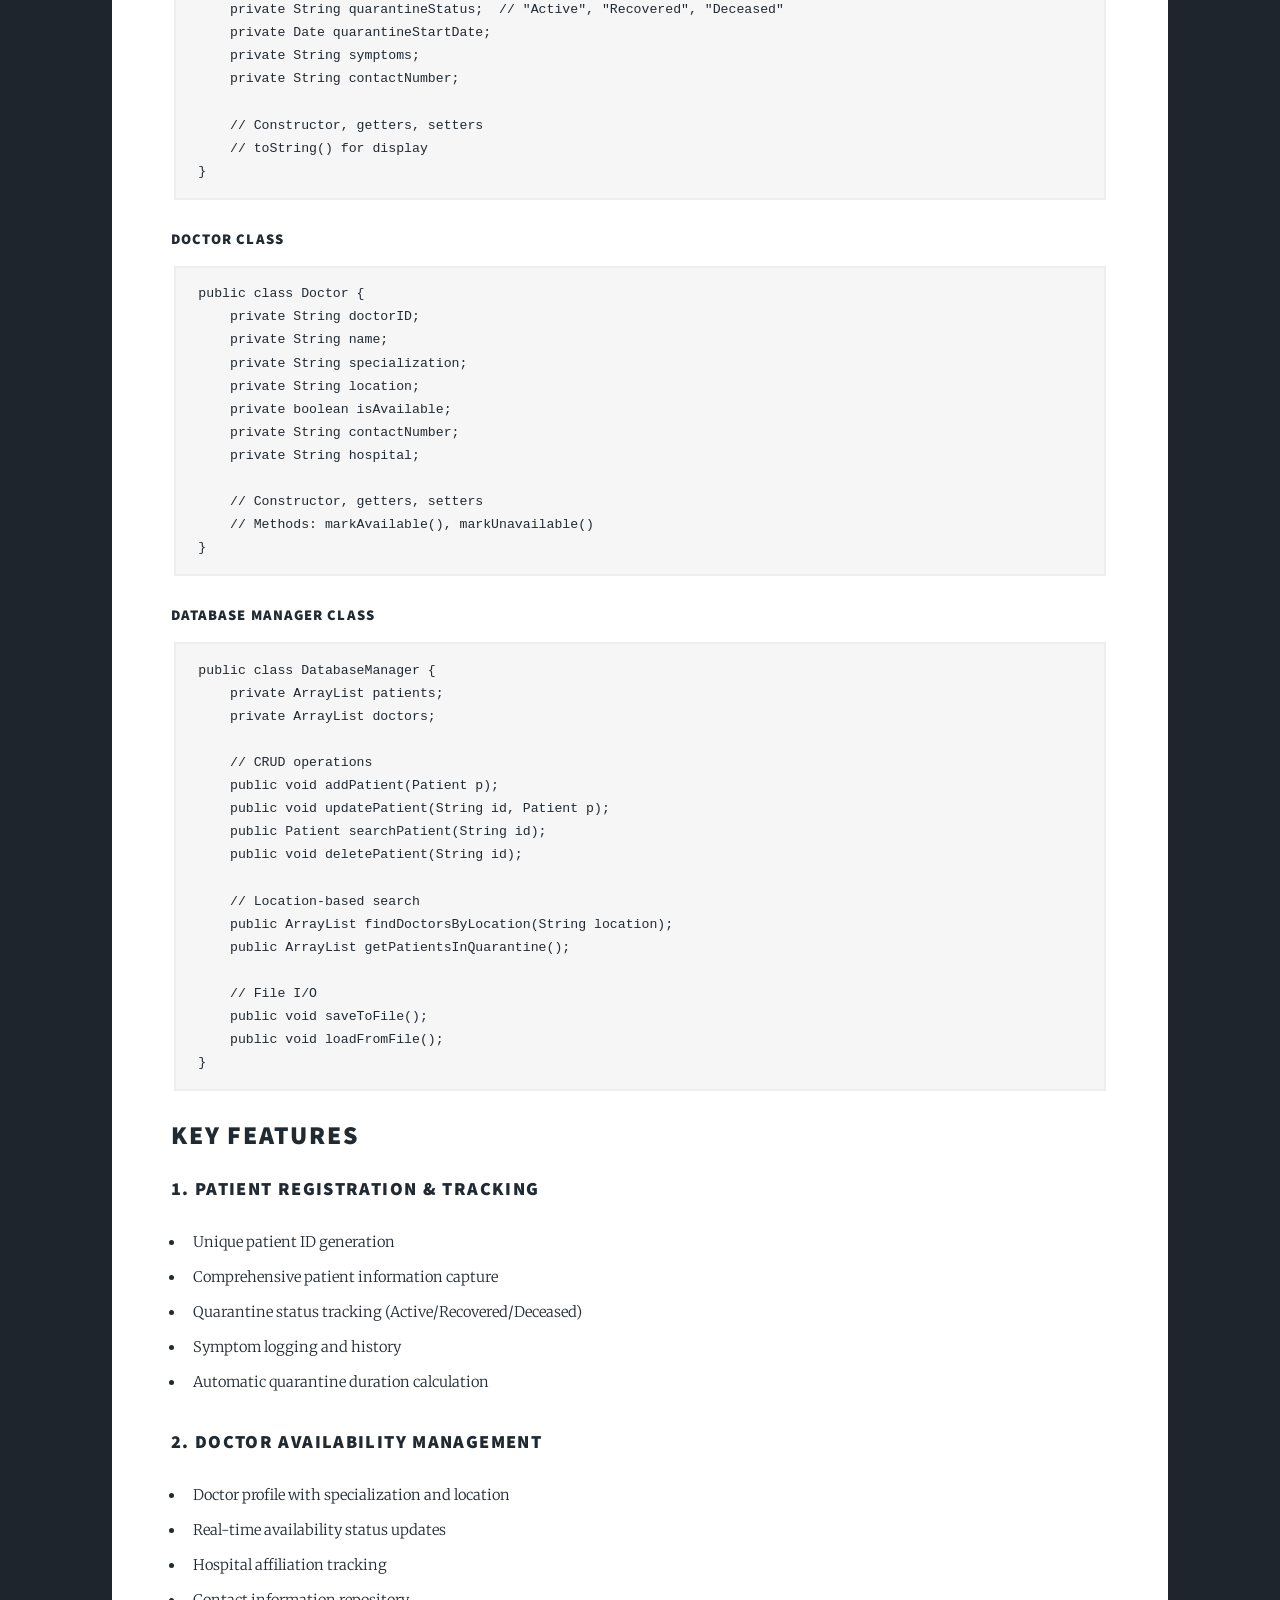
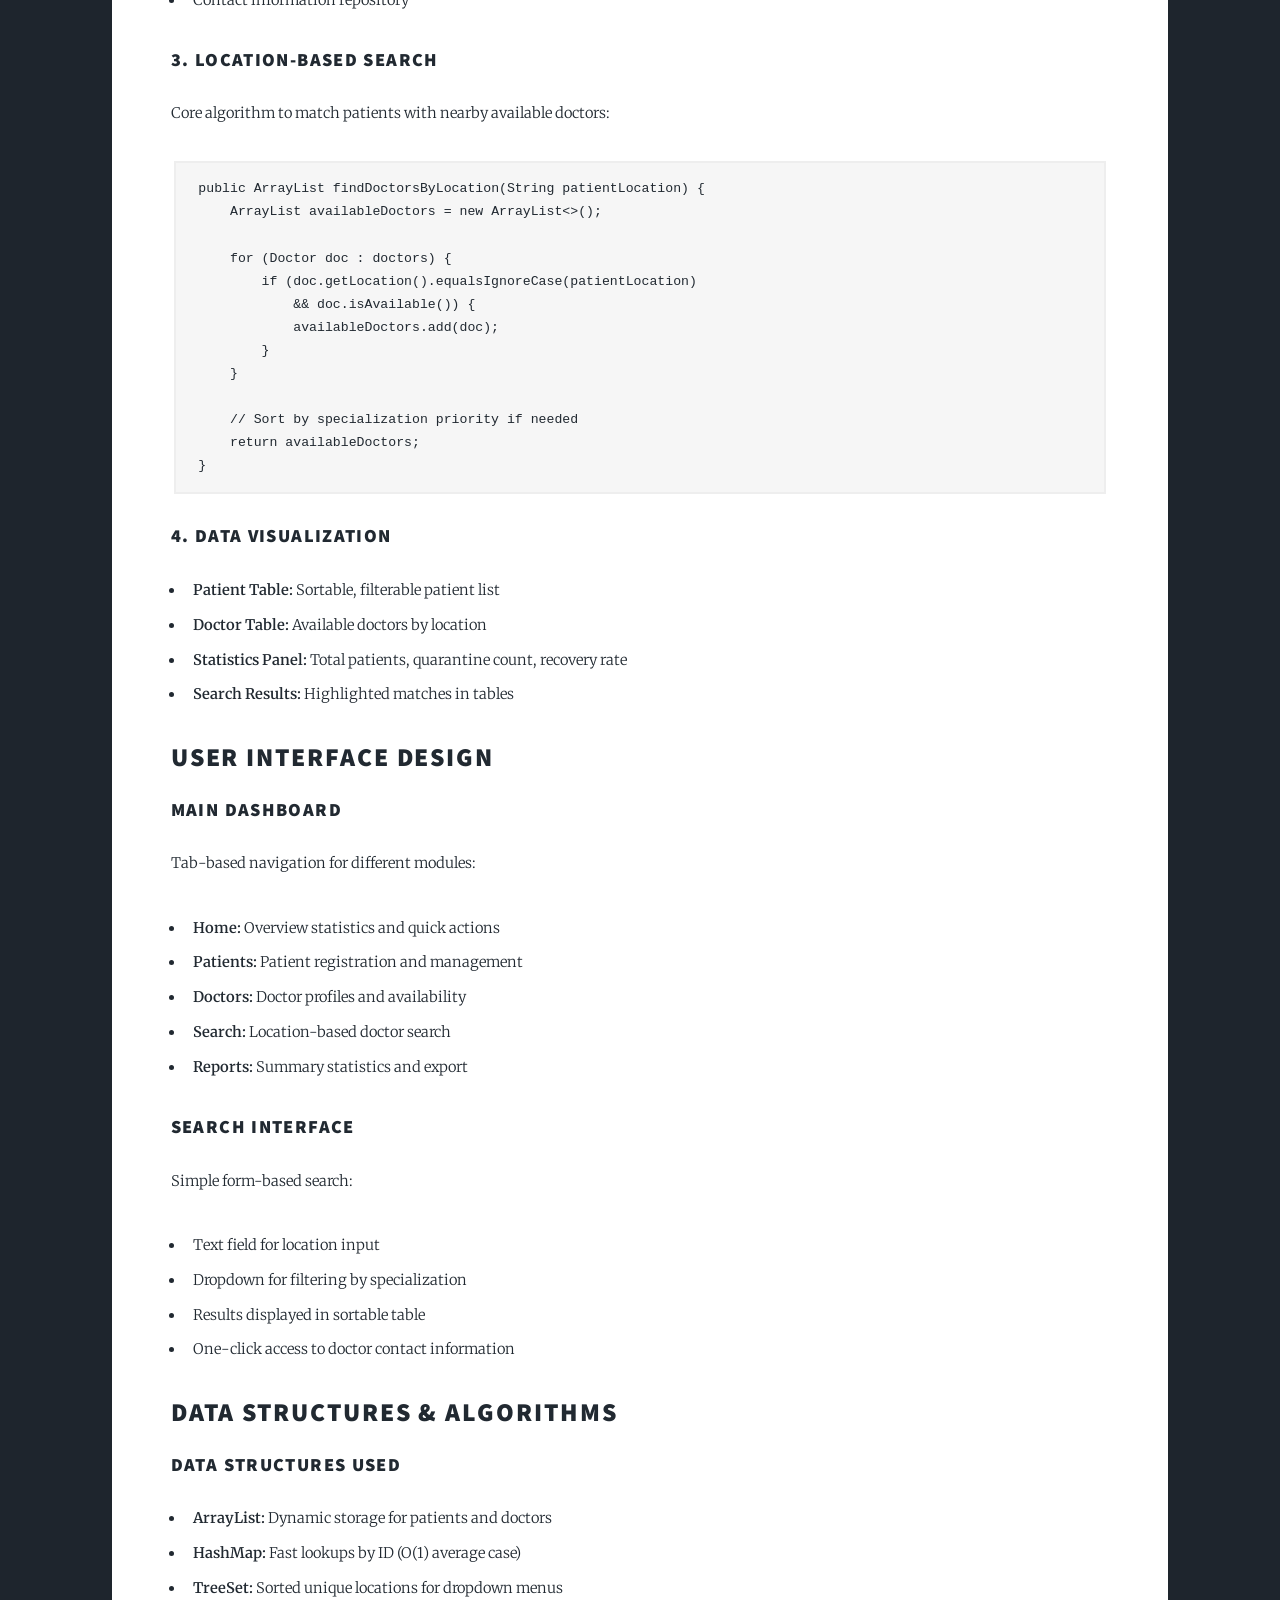
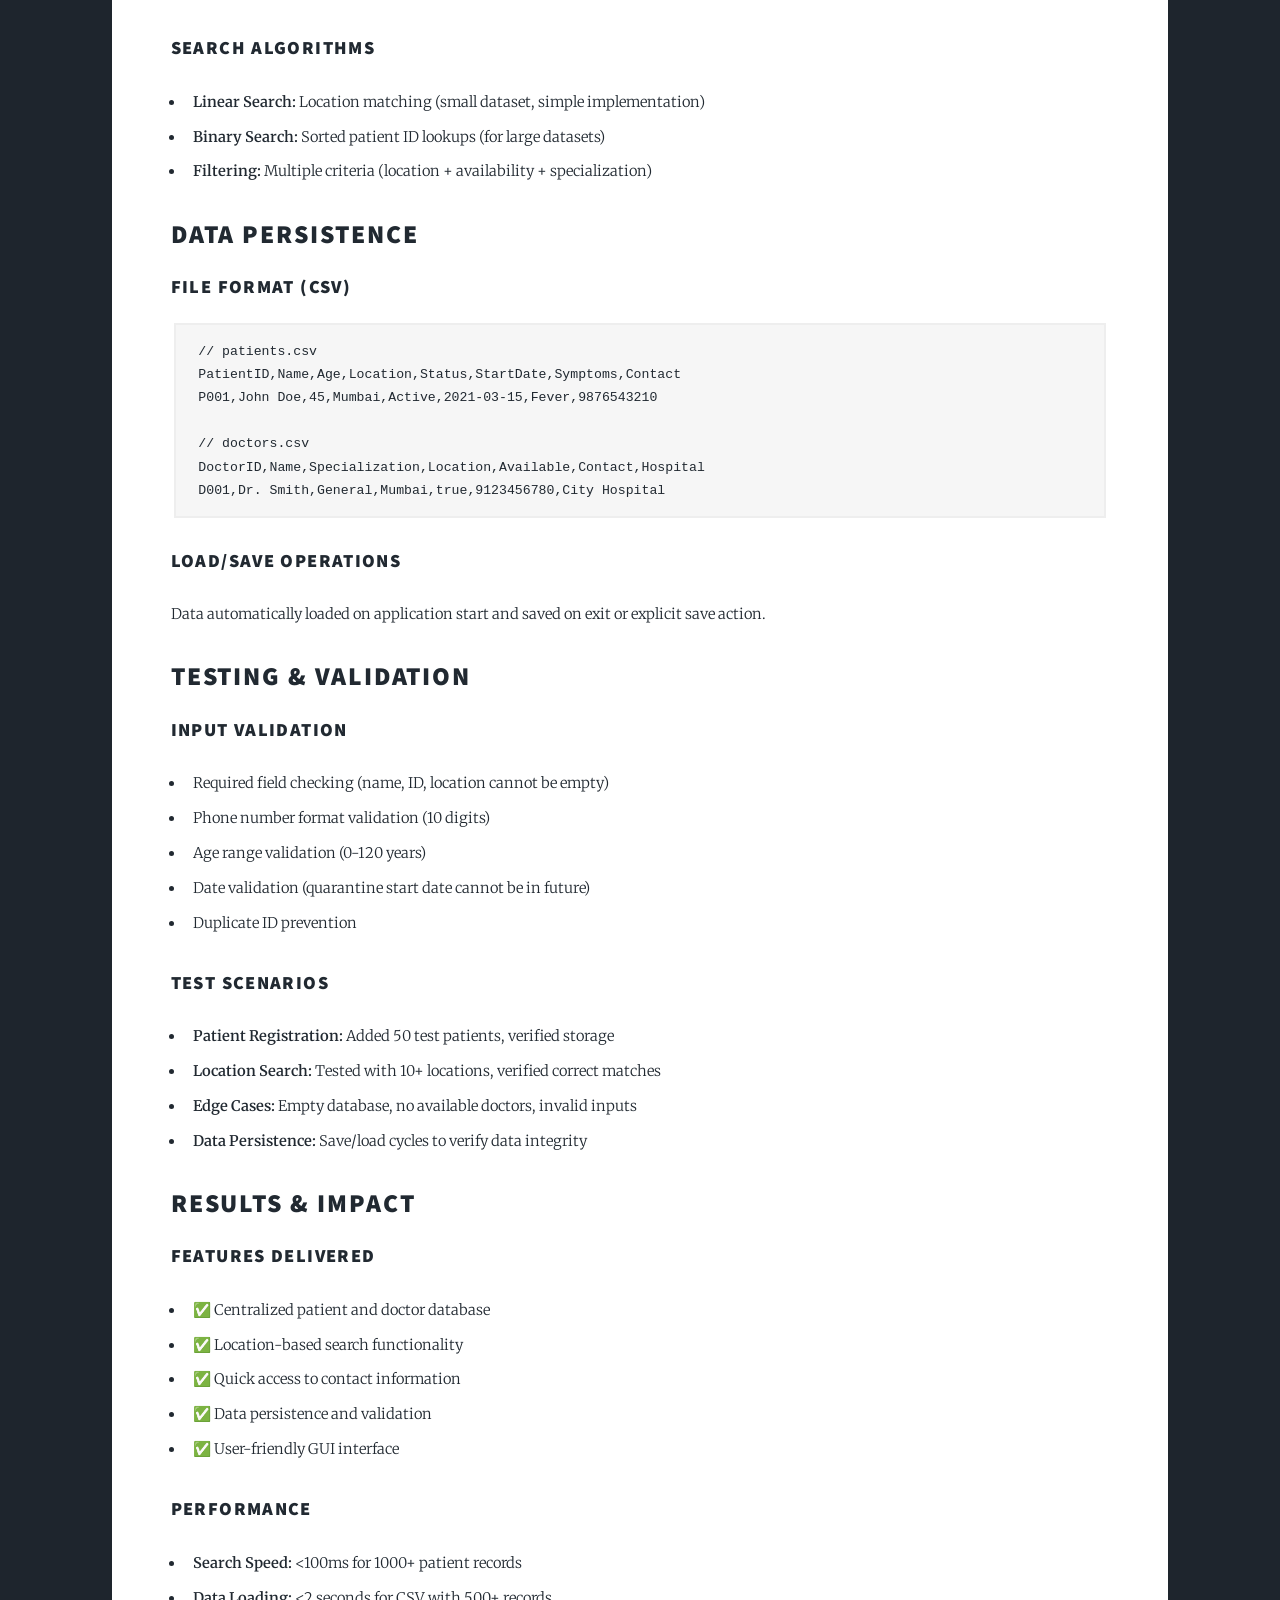
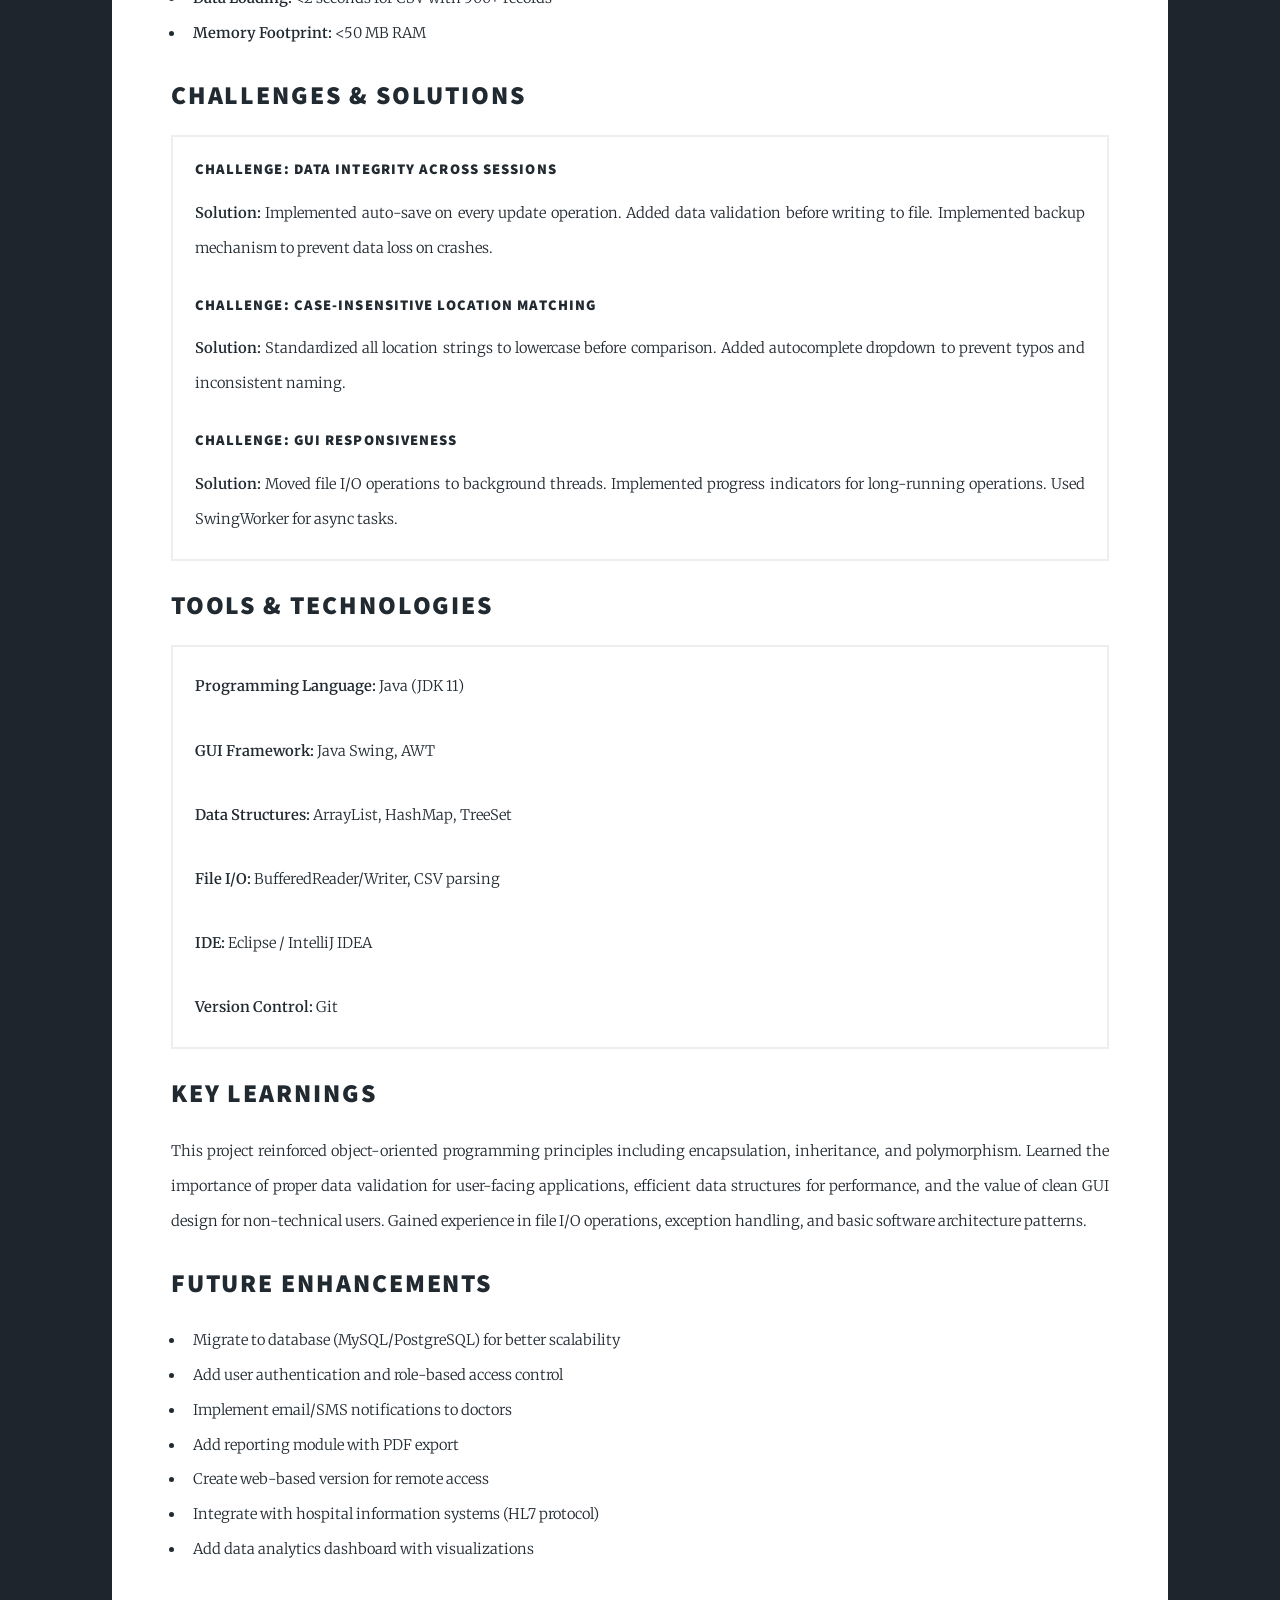
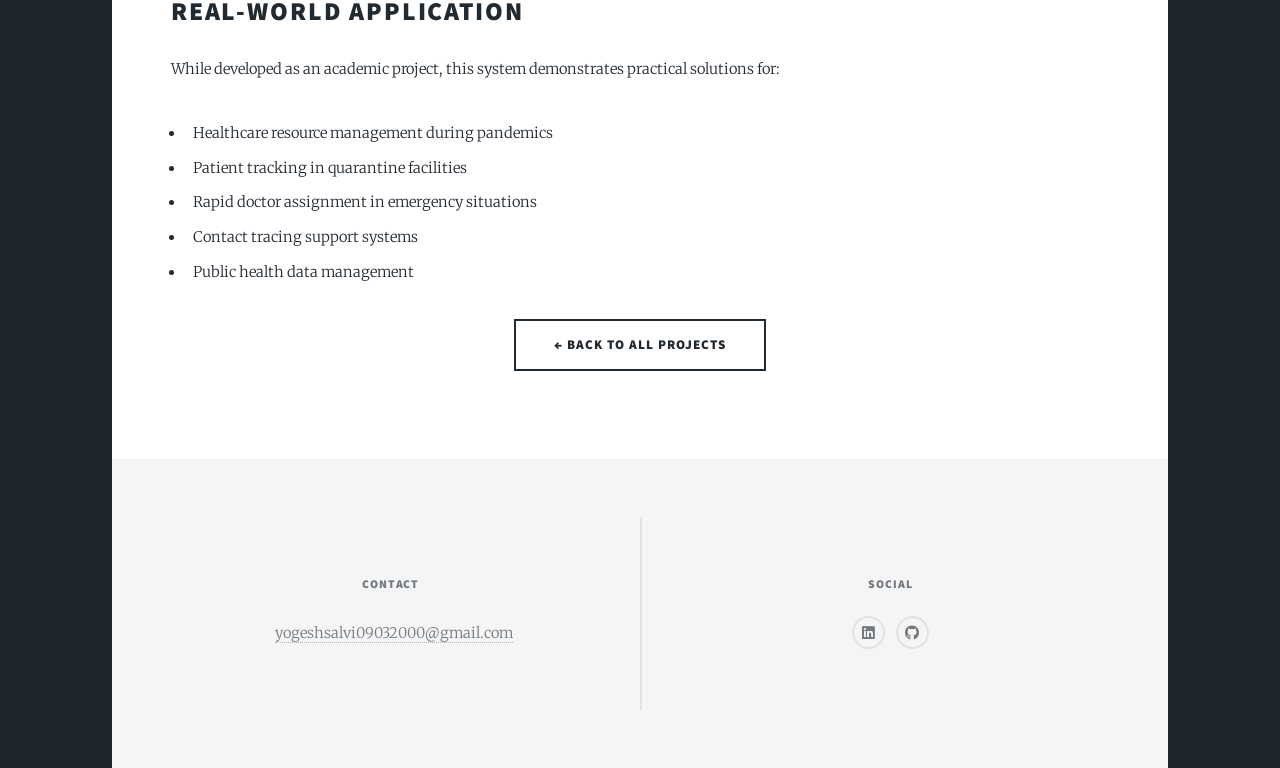
<file: projects/quarantine-system.html>
<!DOCTYPE HTML>
<html>
	<head>
		<title>Quarantine Patients Management System - Yogesh Salvi</title>
		<meta charset="utf-8" />
		<meta name="viewport" content="width=device-width, initial-scale=1, user-scalable=no" />
		<meta name="description" content="Java-based healthcare management system for quarantine coordination" />
		<link rel="stylesheet" href="../assets/css/main.css" />
		<noscript><link rel="stylesheet" href="../assets/css/noscript.css" /></noscript>
	</head>
	<body class="is-preload">

		<!-- Wrapper -->
			<div id="wrapper">

				<!-- Header -->
					<header id="header">
						<a href="../index.html" class="logo">← Back to Portfolio</a>
					</header>

				<!-- Nav -->
					<nav id="nav">
						<ul class="links">
							<li><a href="../index.html">Portfolio</a></li>
							<li><a href="../resume.html">Resume</a></li>
							<li><a href="../index.html#aboutme">About Me</a></li>
						</ul>
						<ul class="icons">
							<li><a href="https://www.linkedin.com/in/yogesh-salvi-robotics" target="_blank" rel="noopener" class="icon brands fa-linkedin"><span class="label">LinkedIn</span></a></li>
							<li><a href="https://github.com/yogeshsalvi09032000" target="_blank" rel="noopener" class="icon brands fa-github"><span class="label">GitHub</span></a></li>
							<li><a href="mailto:yogeshsalvi09032000@gmail.com" class="icon solid fa-envelope"><span class="label">Email</span></a></li>
						</ul>
					</nav>

				<!-- Main -->
					<div id="main">

						<!-- Post -->
							<section class="post">
								<header class="major">
									<span class="date">2020-2021</span>
									<h1>Quarantine Patients<br />Management System</h1>
									<p>Healthcare Data Management with Java and OOP</p>
								</header>

								<!-- Project Image -->
								<div class="image main">
									<img src="../images/qpms1.jpg" alt="Quarantine management system interface" />
								</div>

								<!-- Project Context -->
								<h2>Project Context</h2>
								<p>
									During the COVID-19 pandemic, efficient management of quarantine patients and healthcare resource 
									allocation became critical. This project developed a Java-based desktop application to help healthcare 
									administrators track quarantined patients, identify available doctors by location, and facilitate rapid 
									coordination during health emergencies.
								</p>

								<!-- Problem Statement -->
								<h2>Problem Statement</h2>
								<p>
									Healthcare facilities faced challenges during the pandemic:
								</p>
								<ul>
									<li><strong>Patient Tracking:</strong> Manual spreadsheets couldn't scale with patient volume</li>
									<li><strong>Resource Allocation:</strong> Difficult to match patients with available doctors by location</li>
									<li><strong>Contact Information:</strong> Critical time wasted searching for doctor contact details</li>
									<li><strong>Data Consistency:</strong> Multiple disconnected systems led to errors</li>
									<li><strong>Quick Access:</strong> Slow retrieval of information during emergencies</li>
								</ul>

								<!-- Project Objectives -->
								<h2>Project Objectives</h2>
								<ul>
									<li>Create centralized database for patient and doctor information</li>
									<li>Implement location-based search for available healthcare providers</li>
									<li>Provide quick access to doctor contact information</li>
									<li>Use object-oriented design for maintainable, extensible code</li>
									<li>Build intuitive GUI for non-technical healthcare staff</li>
									<li>Ensure data consistency and validation</li>
								</ul>

								<!-- System Architecture -->
								<h2>System Architecture</h2>
								<p>
									The application follows a three-tier architecture:
								</p>

								<h3>1. Presentation Layer (GUI)</h3>
								<ul>
									<li><strong>Framework:</strong> Java Swing for desktop interface</li>
									<li><strong>Components:</strong> Tables, search forms, data entry panels</li>
									<li><strong>Navigation:</strong> Tab-based interface for different modules</li>
									<li><strong>Visual Feedback:</strong> Status indicators, validation messages</li>
								</ul>

								<h3>2. Business Logic Layer</h3>
								<ul>
									<li><strong>Patient Management:</strong> Add, update, search patient records</li>
									<li><strong>Doctor Management:</strong> Maintain doctor availability and specializations</li>
									<li><strong>Search Algorithm:</strong> Location-based matching of patients to doctors</li>
									<li><strong>Validation:</strong> Data integrity checks, input validation</li>
								</ul>

								<h3>3. Data Layer</h3>
								<ul>
									<li><strong>Storage:</strong> File-based persistence (CSV/text files)</li>
									<li><strong>Data Structures:</strong> ArrayList, HashMap for in-memory storage</li>
									<li><strong>CRUD Operations:</strong> Create, Read, Update, Delete functionality</li>
								</ul>

								<!-- Object-Oriented Design -->
								<h2>Object-Oriented Design</h2>

								<h3>Core Classes</h3>

								<h4>Patient Class</h4>
								<pre><code>public class Patient {
    private String patientID;
    private String name;
    private int age;
    private String location;
    private String quarantineStatus;  // "Active", "Recovered", "Deceased"
    private Date quarantineStartDate;
    private String symptoms;
    private String contactNumber;
    
    // Constructor, getters, setters
    // toString() for display
}</code></pre>

								<h4>Doctor Class</h4>
								<pre><code>public class Doctor {
    private String doctorID;
    private String name;
    private String specialization;
    private String location;
    private boolean isAvailable;
    private String contactNumber;
    private String hospital;
    
    // Constructor, getters, setters
    // Methods: markAvailable(), markUnavailable()
}</code></pre>

								<h4>Database Manager Class</h4>
								<pre><code>public class DatabaseManager {
    private ArrayList<Patient> patients;
    private ArrayList<Doctor> doctors;
    
    // CRUD operations
    public void addPatient(Patient p);
    public void updatePatient(String id, Patient p);
    public Patient searchPatient(String id);
    public void deletePatient(String id);
    
    // Location-based search
    public ArrayList<Doctor> findDoctorsByLocation(String location);
    public ArrayList<Patient> getPatientsInQuarantine();
    
    // File I/O
    public void saveToFile();
    public void loadFromFile();
}</code></pre>

								<!-- Key Features -->
								<h2>Key Features</h2>

								<h3>1. Patient Registration & Tracking</h3>
								<ul>
									<li>Unique patient ID generation</li>
									<li>Comprehensive patient information capture</li>
									<li>Quarantine status tracking (Active/Recovered/Deceased)</li>
									<li>Symptom logging and history</li>
									<li>Automatic quarantine duration calculation</li>
								</ul>

								<h3>2. Doctor Availability Management</h3>
								<ul>
									<li>Doctor profile with specialization and location</li>
									<li>Real-time availability status updates</li>
									<li>Hospital affiliation tracking</li>
									<li>Contact information repository</li>
								</ul>

								<h3>3. Location-Based Search</h3>
								<p>
									Core algorithm to match patients with nearby available doctors:
								</p>
								<pre><code>public ArrayList<Doctor> findDoctorsByLocation(String patientLocation) {
    ArrayList<Doctor> availableDoctors = new ArrayList<>();
    
    for (Doctor doc : doctors) {
        if (doc.getLocation().equalsIgnoreCase(patientLocation) 
            && doc.isAvailable()) {
            availableDoctors.add(doc);
        }
    }
    
    // Sort by specialization priority if needed
    return availableDoctors;
}</code></pre>

								<h3>4. Data Visualization</h3>
								<ul>
									<li><strong>Patient Table:</strong> Sortable, filterable patient list</li>
									<li><strong>Doctor Table:</strong> Available doctors by location</li>
									<li><strong>Statistics Panel:</strong> Total patients, quarantine count, recovery rate</li>
									<li><strong>Search Results:</strong> Highlighted matches in tables</li>
								</ul>

								<!-- User Interface -->
								<h2>User Interface Design</h2>

								<h3>Main Dashboard</h3>
								<p>
									Tab-based navigation for different modules:
								</p>
								<ul>
									<li><strong>Home:</strong> Overview statistics and quick actions</li>
									<li><strong>Patients:</strong> Patient registration and management</li>
									<li><strong>Doctors:</strong> Doctor profiles and availability</li>
									<li><strong>Search:</strong> Location-based doctor search</li>
									<li><strong>Reports:</strong> Summary statistics and export</li>
								</ul>

								<h3>Search Interface</h3>
								<p>
									Simple form-based search:
								</p>
								<ul>
									<li>Text field for location input</li>
									<li>Dropdown for filtering by specialization</li>
									<li>Results displayed in sortable table</li>
									<li>One-click access to doctor contact information</li>
								</ul>

								<!-- Data Structures & Algorithms -->
								<h2>Data Structures & Algorithms</h2>

								<h3>Data Structures Used</h3>
								<ul>
									<li><strong>ArrayList:</strong> Dynamic storage for patients and doctors</li>
									<li><strong>HashMap:</strong> Fast lookups by ID (O(1) average case)</li>
									<li><strong>TreeSet:</strong> Sorted unique locations for dropdown menus</li>
								</ul>

								<h3>Search Algorithms</h3>
								<ul>
									<li><strong>Linear Search:</strong> Location matching (small dataset, simple implementation)</li>
									<li><strong>Binary Search:</strong> Sorted patient ID lookups (for large datasets)</li>
									<li><strong>Filtering:</strong> Multiple criteria (location + availability + specialization)</li>
								</ul>

								<!-- File I/O -->
								<h2>Data Persistence</h2>

								<h3>File Format (CSV)</h3>
								<pre><code>// patients.csv
PatientID,Name,Age,Location,Status,StartDate,Symptoms,Contact
P001,John Doe,45,Mumbai,Active,2021-03-15,Fever,9876543210

// doctors.csv
DoctorID,Name,Specialization,Location,Available,Contact,Hospital
D001,Dr. Smith,General,Mumbai,true,9123456780,City Hospital</code></pre>

								<h3>Load/Save Operations</h3>
								<p>
									Data automatically loaded on application start and saved on exit or explicit save action.
								</p>

								<!-- Testing & Validation -->
								<h2>Testing & Validation</h2>

								<h3>Input Validation</h3>
								<ul>
									<li>Required field checking (name, ID, location cannot be empty)</li>
									<li>Phone number format validation (10 digits)</li>
									<li>Age range validation (0-120 years)</li>
									<li>Date validation (quarantine start date cannot be in future)</li>
									<li>Duplicate ID prevention</li>
								</ul>

								<h3>Test Scenarios</h3>
								<ul>
									<li><strong>Patient Registration:</strong> Added 50 test patients, verified storage</li>
									<li><strong>Location Search:</strong> Tested with 10+ locations, verified correct matches</li>
									<li><strong>Edge Cases:</strong> Empty database, no available doctors, invalid inputs</li>
									<li><strong>Data Persistence:</strong> Save/load cycles to verify data integrity</li>
								</ul>

								<!-- Results -->
								<h2>Results & Impact</h2>

								<h3>Features Delivered</h3>
								<ul>
									<li>✅ Centralized patient and doctor database</li>
									<li>✅ Location-based search functionality</li>
									<li>✅ Quick access to contact information</li>
									<li>✅ Data persistence and validation</li>
									<li>✅ User-friendly GUI interface</li>
								</ul>

								<h3>Performance</h3>
								<ul>
									<li><strong>Search Speed:</strong> <100ms for 1000+ patient records</li>
									<li><strong>Data Loading:</strong> <2 seconds for CSV with 500+ records</li>
									<li><strong>Memory Footprint:</strong> <50 MB RAM</li>
								</ul>

								<!-- Challenges & Solutions -->
								<h2>Challenges & Solutions</h2>
								<div class="box">
									<h4>Challenge: Data Integrity Across Sessions</h4>
									<p><strong>Solution:</strong> Implemented auto-save on every update operation. Added data validation 
									before writing to file. Implemented backup mechanism to prevent data loss on crashes.</p>

									<h4>Challenge: Case-Insensitive Location Matching</h4>
									<p><strong>Solution:</strong> Standardized all location strings to lowercase before comparison. 
									Added autocomplete dropdown to prevent typos and inconsistent naming.</p>

									<h4>Challenge: GUI Responsiveness</h4>
									<p><strong>Solution:</strong> Moved file I/O operations to background threads. Implemented 
									progress indicators for long-running operations. Used SwingWorker for async tasks.</p>
								</div>

								<!-- Tools & Technologies -->
								<h2>Tools & Technologies</h2>
								<div class="box">
									<p><strong>Programming Language:</strong> Java (JDK 11)</p>
									<p><strong>GUI Framework:</strong> Java Swing, AWT</p>
									<p><strong>Data Structures:</strong> ArrayList, HashMap, TreeSet</p>
									<p><strong>File I/O:</strong> BufferedReader/Writer, CSV parsing</p>
									<p><strong>IDE:</strong> Eclipse / IntelliJ IDEA</p>
									<p><strong>Version Control:</strong> Git</p>
								</div>

								<!-- Key Learnings -->
								<h2>Key Learnings</h2>
								<p>
									This project reinforced object-oriented programming principles including encapsulation, inheritance, 
									and polymorphism. Learned the importance of proper data validation for user-facing applications, 
									efficient data structures for performance, and the value of clean GUI design for non-technical users. 
									Gained experience in file I/O operations, exception handling, and basic software architecture patterns.
								</p>

								<!-- Future Enhancements -->
								<h2>Future Enhancements</h2>
								<ul>
									<li>Migrate to database (MySQL/PostgreSQL) for better scalability</li>
									<li>Add user authentication and role-based access control</li>
									<li>Implement email/SMS notifications to doctors</li>
									<li>Add reporting module with PDF export</li>
									<li>Create web-based version for remote access</li>
									<li>Integrate with hospital information systems (HL7 protocol)</li>
									<li>Add data analytics dashboard with visualizations</li>
								</ul>

								<!-- Real-World Application -->
								<h2>Real-World Application</h2>
								<p>
									While developed as an academic project, this system demonstrates practical solutions for:
								</p>
								<ul>
									<li>Healthcare resource management during pandemics</li>
									<li>Patient tracking in quarantine facilities</li>
									<li>Rapid doctor assignment in emergency situations</li>
									<li>Contact tracing support systems</li>
									<li>Public health data management</li>
								</ul>

								<!-- Back Navigation -->
								<ul class="actions special">
									<li><a href="../index.html#projects" class="button large">← Back to All Projects</a></li>
								</ul>

							</section>

					</div>

				<!-- Footer -->
					<footer id="footer">
						<section>
							<h3>Contact</h3>
							<ul style="list-style: none; padding: 0;">
								<li><a href="mailto:yogeshsalvi09032000@gmail.com">yogeshsalvi09032000@gmail.com</a></li>
							</ul>
						</section>
						<section>
							<h3>Social</h3>
							<ul class="icons alt">
								<li><a href="https://www.linkedin.com/in/yogesh-salvi-robotics" target="_blank" rel="noopener" class="icon brands alt fa-linkedin"><span class="label">LinkedIn</span></a></li>
								<li><a href="https://github.com/yogeshsalvi09032000" target="_blank" rel="noopener" class="icon brands alt fa-github"><span class="label">GitHub</span></a></li>
							</ul>
						</section>
					</footer>

			</div>

		<!-- Scripts -->
			<script src="../assets/js/jquery.min.js"></script>
			<script src="../assets/js/jquery.scrollex.min.js"></script>
			<script src="../assets/js/jquery.scrolly.min.js"></script>
			<script src="../assets/js/browser.min.js"></script>
			<script src="../assets/js/breakpoints.min.js"></script>
			<script src="../assets/js/util.js"></script>
			<script src="../assets/js/main.js"></script>

	</body>
</html>
</file>
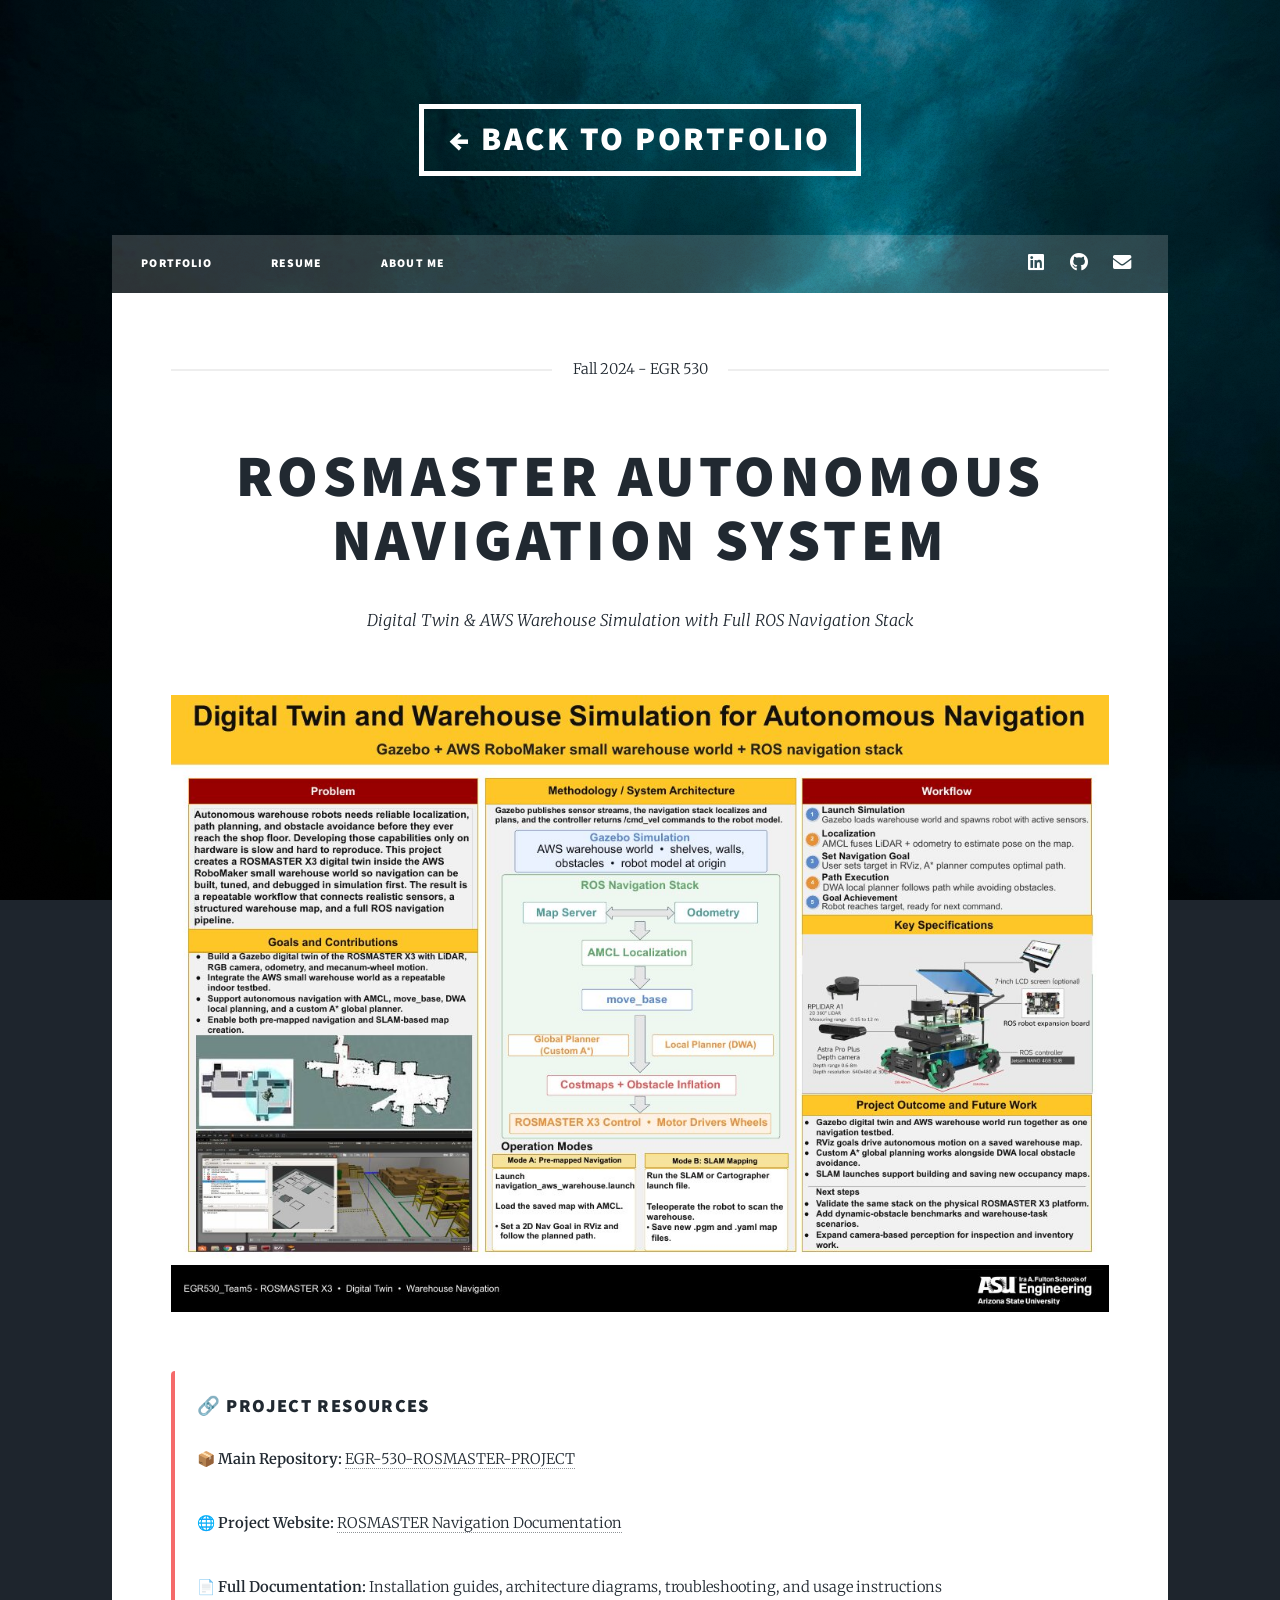
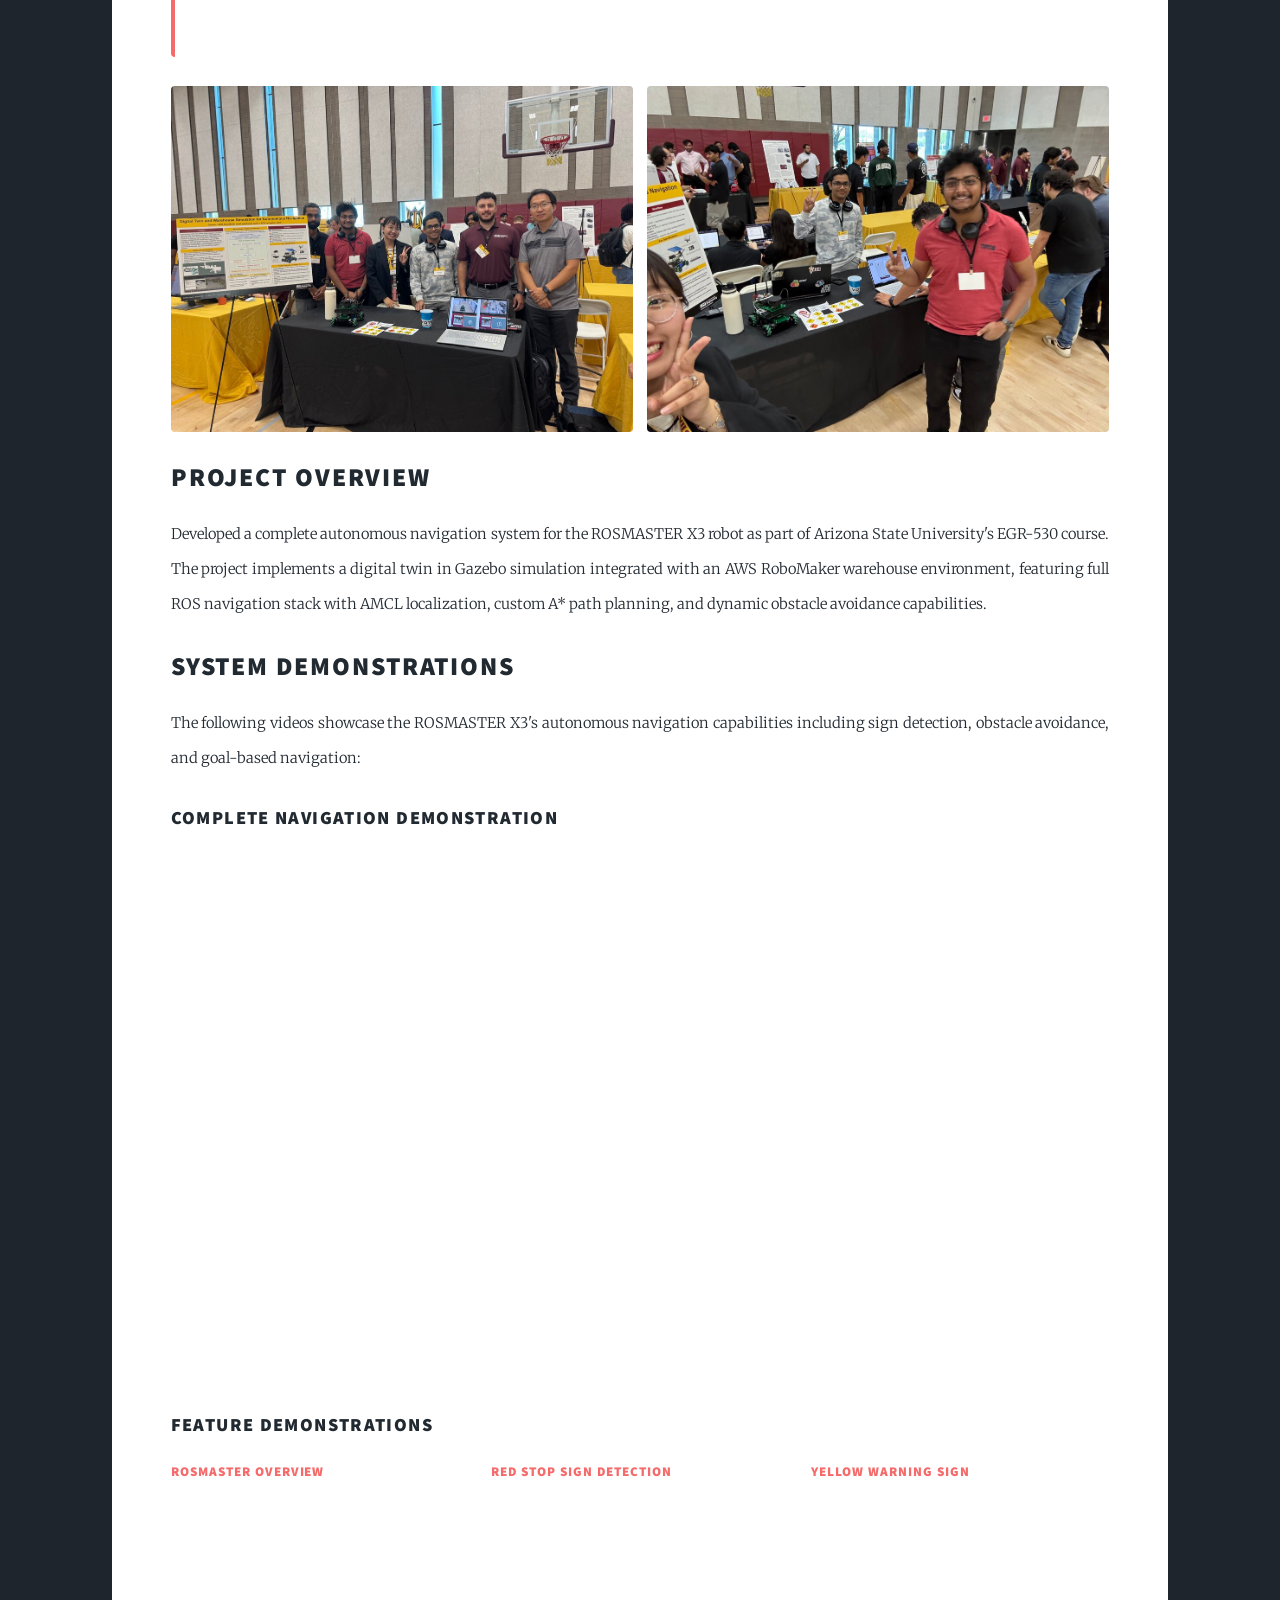
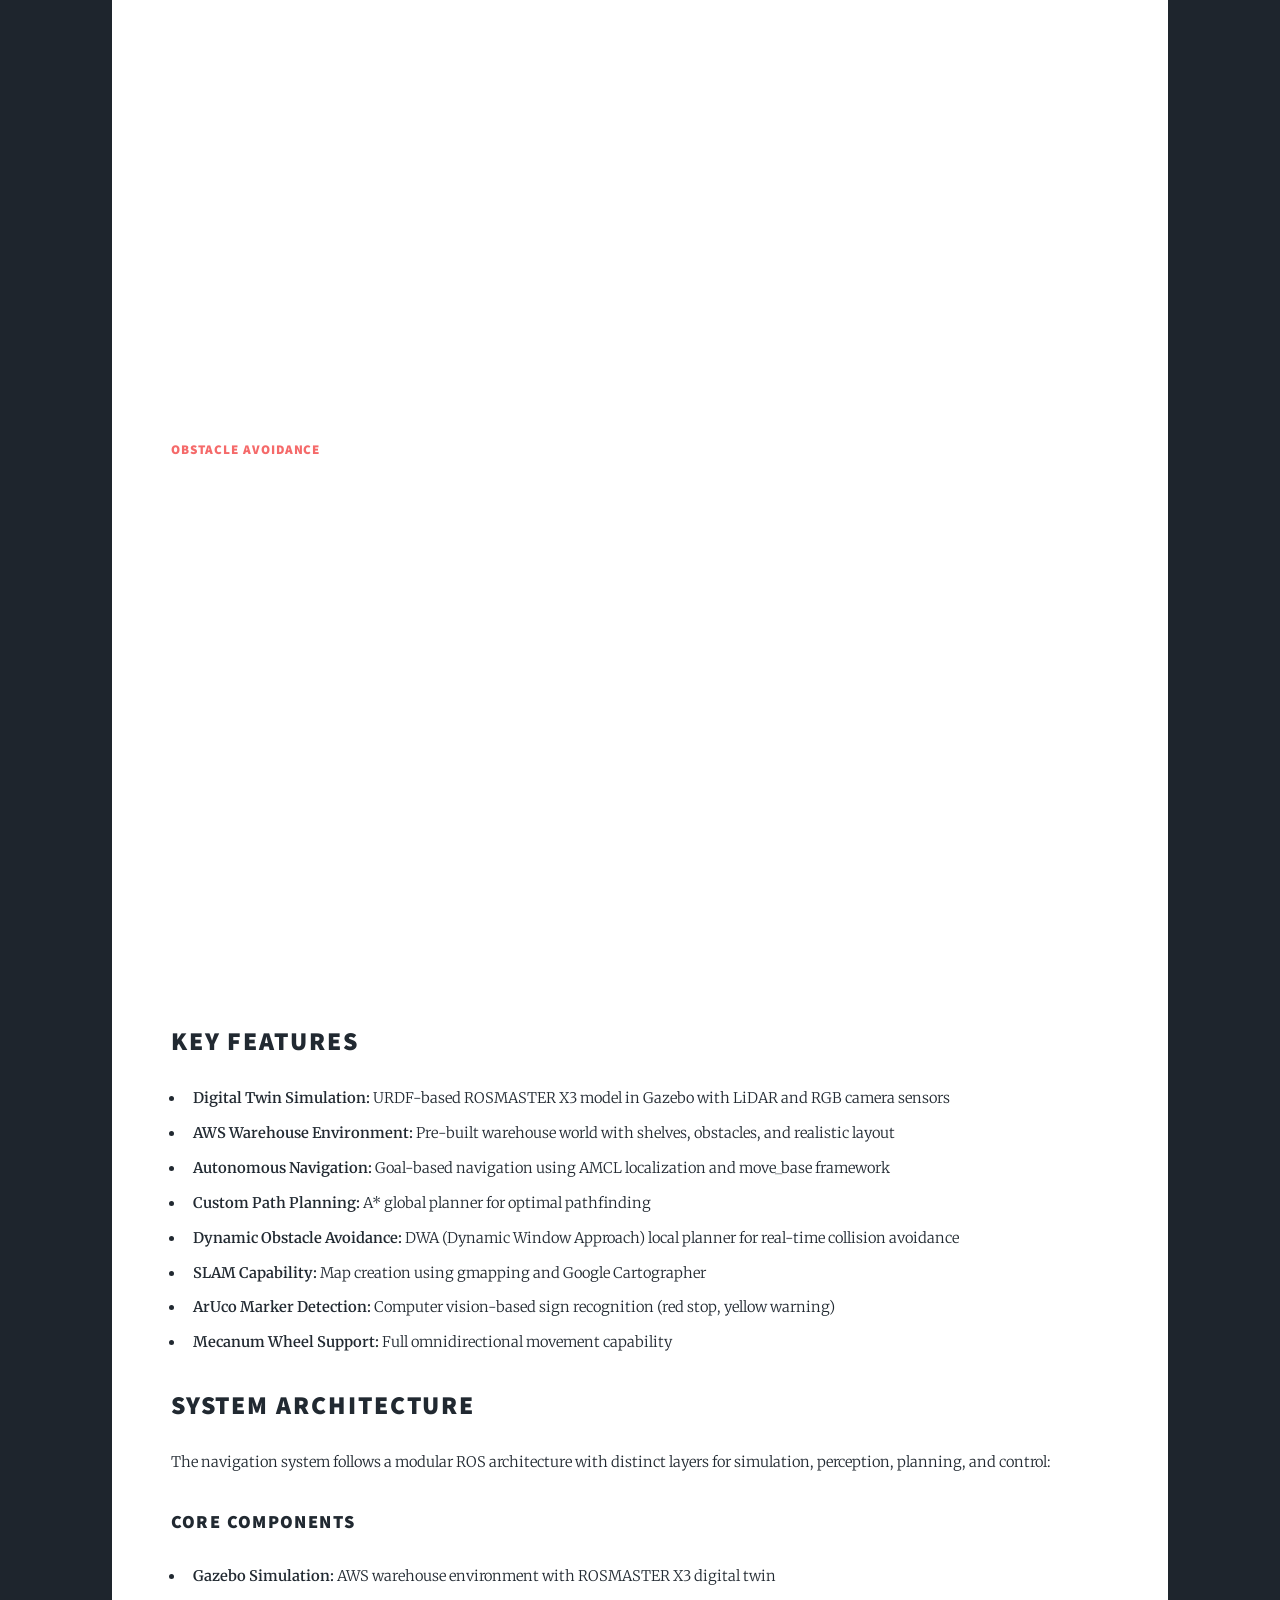
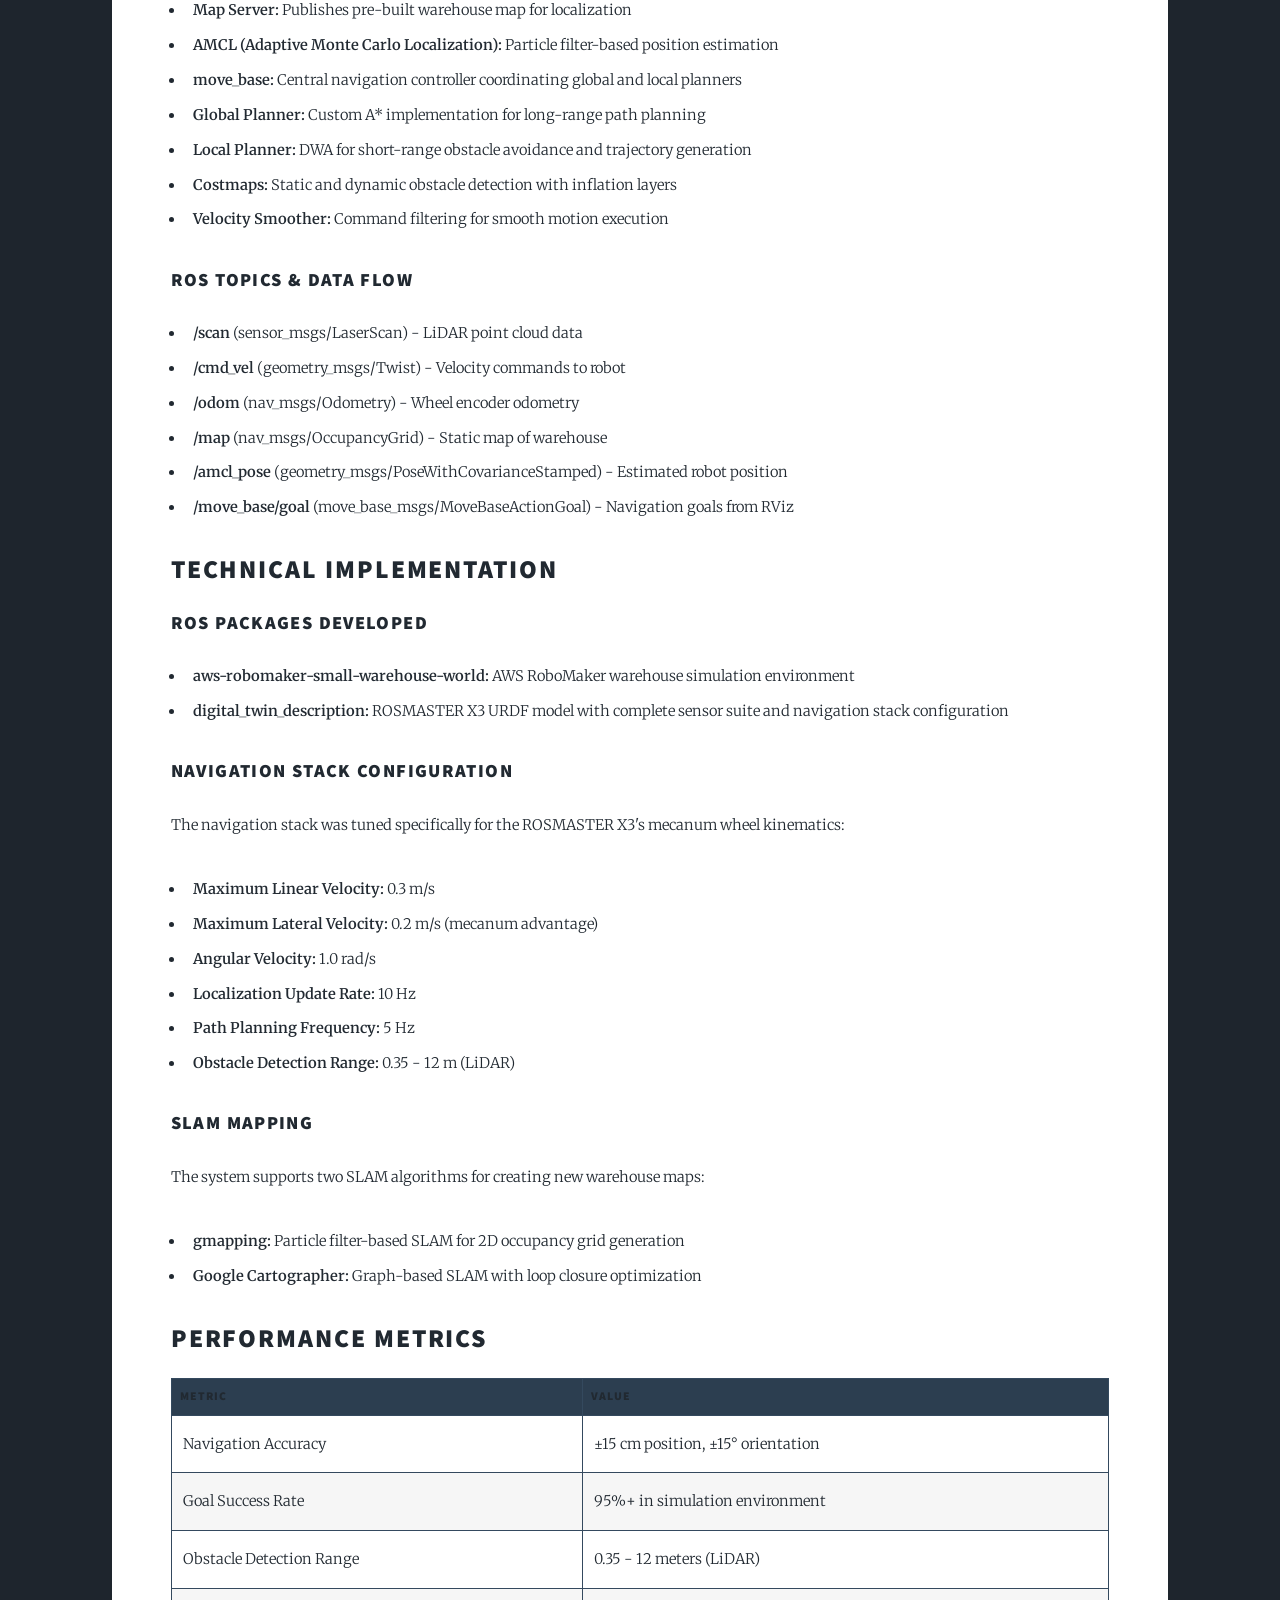
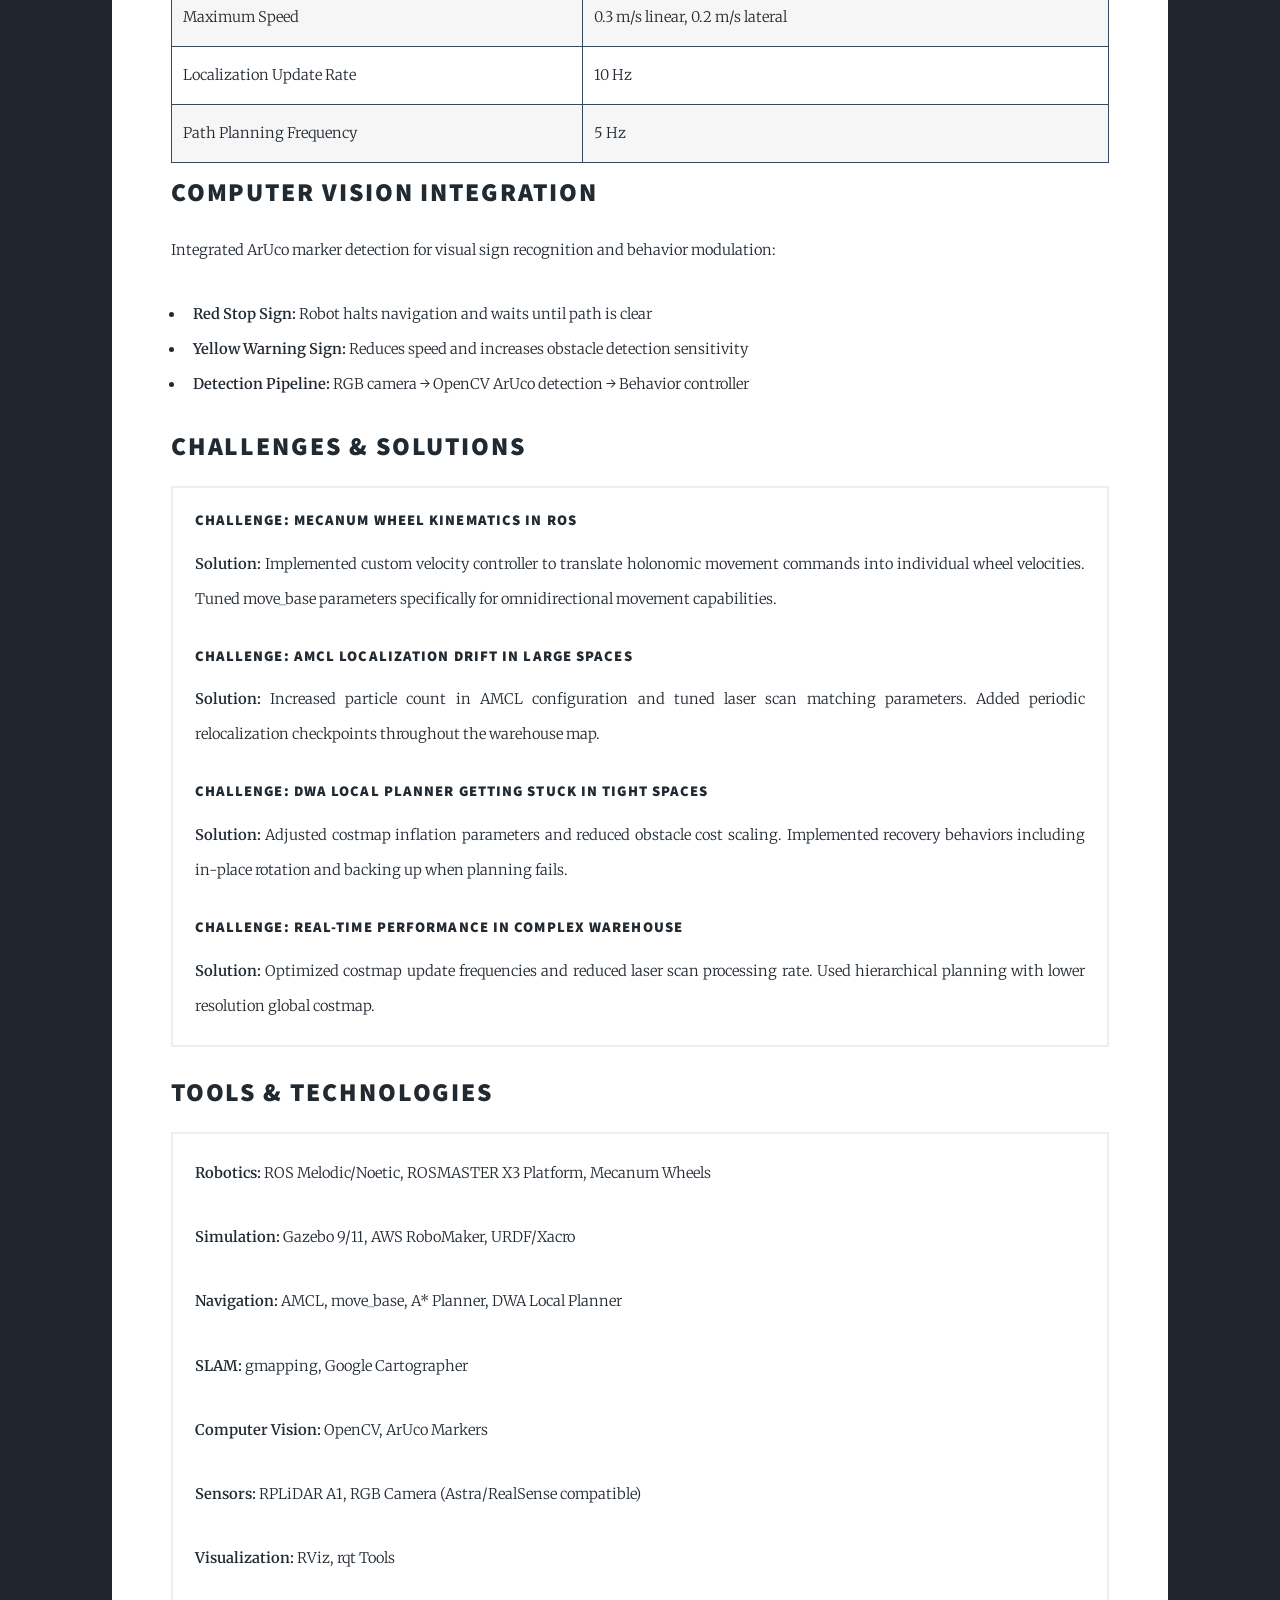
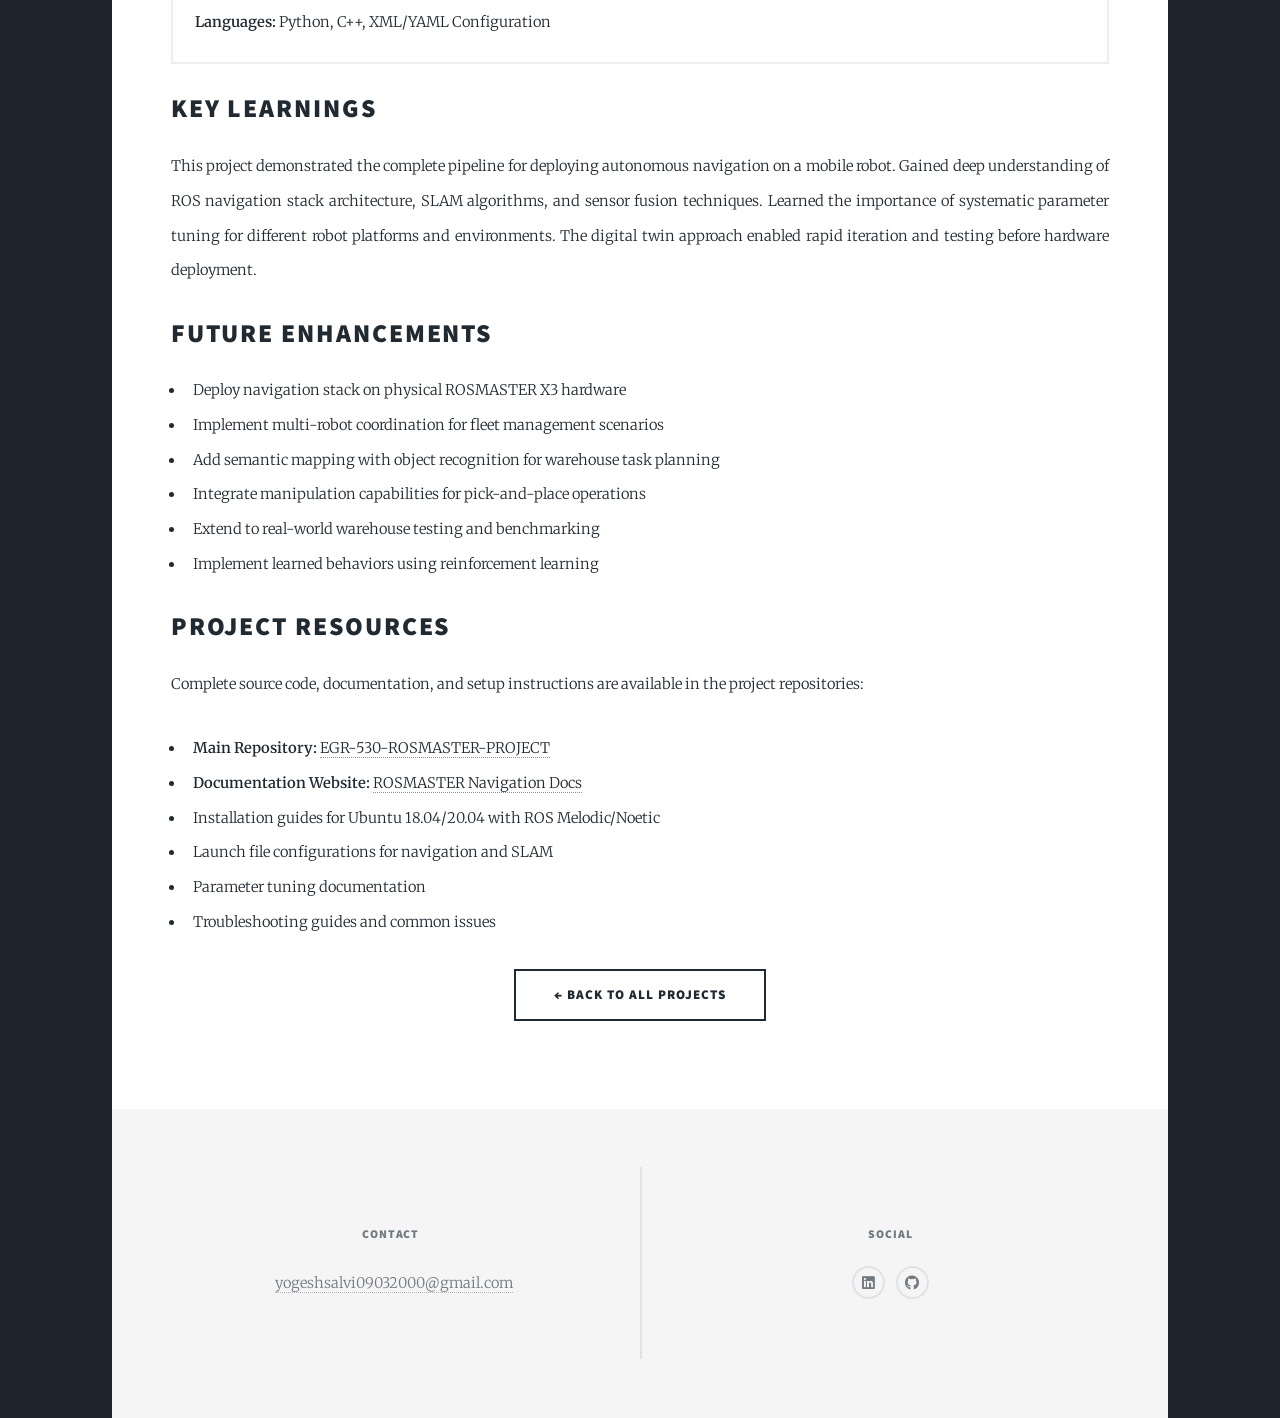
<file: projects/rosmaster-navigation.html>
<!DOCTYPE HTML>
<html>
	<head>
		<title>ROSMASTER Autonomous Navigation - Yogesh Salvi</title>
		<meta charset="utf-8" />
		<meta name="viewport" content="width=device-width, initial-scale=1, user-scalable=no" />
		<meta name="description" content="ROSMASTER X3 autonomous navigation with digital twin and AWS warehouse simulation" />
		<link rel="stylesheet" href="../assets/css/main.css" />
		<noscript><link rel="stylesheet" href="../assets/css/noscript.css" /></noscript>
	</head>
	<body class="is-preload">

		<!-- Wrapper -->
			<div id="wrapper">

				<!-- Header -->
					<header id="header">
						<a href="../index.html" class="logo">← Back to Portfolio</a>
					</header>

				<!-- Nav -->
					<nav id="nav">
						<ul class="links">
							<li><a href="../index.html">Portfolio</a></li>
							<li><a href="../resume.html">Resume</a></li>
							<li><a href="../index.html#aboutme">About Me</a></li>
						</ul>
						<ul class="icons">
							<li><a href="https://www.linkedin.com/in/yogesh-salvi-robotics" target="_blank" rel="noopener" class="icon brands fa-linkedin"><span class="label">LinkedIn</span></a></li>
							<li><a href="https://github.com/yogeshsalvi09032000" target="_blank" rel="noopener" class="icon brands fa-github"><span class="label">GitHub</span></a></li>
							<li><a href="mailto:yogeshsalvi09032000@gmail.com" class="icon solid fa-envelope"><span class="label">Email</span></a></li>
						</ul>
					</nav>

				<!-- Main -->
					<div id="main">

						<!-- Post -->
							<section class="post">
								<header class="major">
									<span class="date">Fall 2024 - EGR 530</span>
									<h1>ROSMASTER Autonomous<br />Navigation System</h1>
									<p>Digital Twin & AWS Warehouse Simulation with Full ROS Navigation Stack</p>
								</header>

								<!-- Hero Image -->
								<div class="image main">
									<img src="../images/rosmaster-1.jpg" alt="ROSMASTER X3 Digital Twin Project Poster" />
								</div>

								<!-- Project Links -->
								<div style="margin: 2em 0; padding: 1.5em; background: rgba(255,255,255,0.05); border-left: 4px solid #f56a6a; border-radius: 4px;">
									<h3 style="margin-top: 0;">🔗 Project Resources</h3>
									<p><strong>📦 Main Repository:</strong> <a href="https://github.com/ASU-EGR530-PROJECT/EGR-530-ROSMASTER-PROJECT" target="_blank" rel="noopener">EGR-530-ROSMASTER-PROJECT</a></p>
									<p><strong>🌐 Project Website:</strong> <a href="https://asu-egr530-project.github.io/ROSMASTER-PROJECT-WEBSITE/" target="_blank" rel="noopener">ROSMASTER Navigation Documentation</a></p>
									<p><strong>📄 Full Documentation:</strong> Installation guides, architecture diagrams, troubleshooting, and usage instructions</p>
								</div>

								<!-- Additional Images -->
								<div style="display: grid; grid-template-columns: repeat(auto-fit, minmax(300px, 1fr)); gap: 1em; margin-bottom: 2em;">
									<img src="../images/rosmaster-2.jpg" alt="Team demonstration with ROSMASTER X3" style="width: 100%; border-radius: 4px;" />
									<img src="../images/rosmaster-3.jpg" alt="ROSMASTER X3 robot setup" style="width: 100%; border-radius: 4px;" />
								</div>

								<!-- Project Overview -->
								<h2>Project Overview</h2>
								<p>
									Developed a complete autonomous navigation system for the ROSMASTER X3 robot as part of Arizona State University's 
									EGR-530 course. The project implements a digital twin in Gazebo simulation integrated with an AWS RoboMaker warehouse 
									environment, featuring full ROS navigation stack with AMCL localization, custom A* path planning, and dynamic obstacle 
									avoidance capabilities.
								</p>

								<!-- Demo Videos -->
								<h2>System Demonstrations</h2>
								<p>
									The following videos showcase the ROSMASTER X3's autonomous navigation capabilities including sign detection, 
									obstacle avoidance, and goal-based navigation:
								</p>

								<!-- Full-width navigation demo first -->
								<div style="margin-bottom: 2em;">
									<h3>Complete Navigation Demonstration</h3>
									<div style="position: relative; padding-bottom: 56.25%; height: 0; overflow: hidden; max-width: 900px; margin: 0 auto;">
										<iframe style="position: absolute; top: 0; left: 0; width: 100%; height: 100%;" 
										        src="https://www.youtube.com/embed/YLKZViimiY4" 
										        frameborder="0" allowfullscreen>
										</iframe>
									</div>
								</div>

								<!-- Grid of 4 shorts -->
								<h3>Feature Demonstrations</h3>
								<div style="display: grid; grid-template-columns: repeat(auto-fit, minmax(240px, 1fr)); gap: 1.5em; margin-bottom: 2em;">
									<!-- Video 1: ROSMASTER Overview -->
									<div>
										<h4 style="font-size: 0.9em; margin-bottom: 0.5em; color: #f56a6a;">ROSMASTER Overview</h4>
										<div style="position: relative; padding-bottom: 177.78%; height: 0; overflow: hidden;">
											<iframe style="position: absolute; top: 0; left: 0; width: 100%; height: 100%;" 
											        src="https://www.youtube.com/embed/BbOt3PTr94g" 
											        frameborder="0" allowfullscreen>
											</iframe>
										</div>
									</div>

									<!-- Video 3: Red Stop Detection -->
									<div>
										<h4 style="font-size: 0.9em; margin-bottom: 0.5em; color: #f56a6a;">Red Stop Sign Detection</h4>
										<div style="position: relative; padding-bottom: 177.78%; height: 0; overflow: hidden;">
											<iframe style="position: absolute; top: 0; left: 0; width: 100%; height: 100%;" 
											        src="https://www.youtube.com/embed/28Hjc2V5DVk" 
											        frameborder="0" allowfullscreen>
											</iframe>
										</div>
									</div>

									<!-- Video 4: Yellow Warning -->
									<div>
										<h4 style="font-size: 0.9em; margin-bottom: 0.5em; color: #f56a6a;">Yellow Warning Sign</h4>
										<div style="position: relative; padding-bottom: 177.78%; height: 0; overflow: hidden;">
											<iframe style="position: absolute; top: 0; left: 0; width: 100%; height: 100%;" 
											        src="https://www.youtube.com/embed/D07z-OvhSLI" 
											        frameborder="0" allowfullscreen>
											</iframe>
										</div>
									</div>

									<!-- Video 5: Obstacle Avoidance -->
									<div>
										<h4 style="font-size: 0.9em; margin-bottom: 0.5em; color: #f56a6a;">Obstacle Avoidance</h4>
										<div style="position: relative; padding-bottom: 177.78%; height: 0; overflow: hidden;">
											<iframe style="position: absolute; top: 0; left: 0; width: 100%; height: 100%;" 
											        src="https://www.youtube.com/embed/ckML0_ycAxg" 
											        frameborder="0" allowfullscreen>
											</iframe>
										</div>
									</div>
								</div>

								<!-- Key Features -->
								<h2>Key Features</h2>
								<ul>
									<li><strong>Digital Twin Simulation:</strong> URDF-based ROSMASTER X3 model in Gazebo with LiDAR and RGB camera sensors</li>
									<li><strong>AWS Warehouse Environment:</strong> Pre-built warehouse world with shelves, obstacles, and realistic layout</li>
									<li><strong>Autonomous Navigation:</strong> Goal-based navigation using AMCL localization and move_base framework</li>
									<li><strong>Custom Path Planning:</strong> A* global planner for optimal pathfinding</li>
									<li><strong>Dynamic Obstacle Avoidance:</strong> DWA (Dynamic Window Approach) local planner for real-time collision avoidance</li>
									<li><strong>SLAM Capability:</strong> Map creation using gmapping and Google Cartographer</li>
									<li><strong>ArUco Marker Detection:</strong> Computer vision-based sign recognition (red stop, yellow warning)</li>
									<li><strong>Mecanum Wheel Support:</strong> Full omnidirectional movement capability</li>
								</ul>

								<!-- System Architecture -->
								<h2>System Architecture</h2>
								<p>
									The navigation system follows a modular ROS architecture with distinct layers for simulation, perception, 
									planning, and control:
								</p>

								<h3>Core Components</h3>
								<ul>
									<li><strong>Gazebo Simulation:</strong> AWS warehouse environment with ROSMASTER X3 digital twin</li>
									<li><strong>Map Server:</strong> Publishes pre-built warehouse map for localization</li>
									<li><strong>AMCL (Adaptive Monte Carlo Localization):</strong> Particle filter-based position estimation</li>
									<li><strong>move_base:</strong> Central navigation controller coordinating global and local planners</li>
									<li><strong>Global Planner:</strong> Custom A* implementation for long-range path planning</li>
									<li><strong>Local Planner:</strong> DWA for short-range obstacle avoidance and trajectory generation</li>
									<li><strong>Costmaps:</strong> Static and dynamic obstacle detection with inflation layers</li>
									<li><strong>Velocity Smoother:</strong> Command filtering for smooth motion execution</li>
								</ul>

								<h3>ROS Topics & Data Flow</h3>
								<ul>
									<li><strong>/scan</strong> (sensor_msgs/LaserScan) - LiDAR point cloud data</li>
									<li><strong>/cmd_vel</strong> (geometry_msgs/Twist) - Velocity commands to robot</li>
									<li><strong>/odom</strong> (nav_msgs/Odometry) - Wheel encoder odometry</li>
									<li><strong>/map</strong> (nav_msgs/OccupancyGrid) - Static map of warehouse</li>
									<li><strong>/amcl_pose</strong> (geometry_msgs/PoseWithCovarianceStamped) - Estimated robot position</li>
									<li><strong>/move_base/goal</strong> (move_base_msgs/MoveBaseActionGoal) - Navigation goals from RViz</li>
								</ul>

								<!-- Implementation Details -->
								<h2>Technical Implementation</h2>

								<h3>ROS Packages Developed</h3>
								<ul>
									<li><strong>aws-robomaker-small-warehouse-world:</strong> AWS RoboMaker warehouse simulation environment</li>
									<li><strong>digital_twin_description:</strong> ROSMASTER X3 URDF model with complete sensor suite and navigation stack configuration</li>
								</ul>

								<h3>Navigation Stack Configuration</h3>
								<p>
									The navigation stack was tuned specifically for the ROSMASTER X3's mecanum wheel kinematics:
								</p>
								<ul>
									<li><strong>Maximum Linear Velocity:</strong> 0.3 m/s</li>
									<li><strong>Maximum Lateral Velocity:</strong> 0.2 m/s (mecanum advantage)</li>
									<li><strong>Angular Velocity:</strong> 1.0 rad/s</li>
									<li><strong>Localization Update Rate:</strong> 10 Hz</li>
									<li><strong>Path Planning Frequency:</strong> 5 Hz</li>
									<li><strong>Obstacle Detection Range:</strong> 0.35 - 12 m (LiDAR)</li>
								</ul>

								<h3>SLAM Mapping</h3>
								<p>
									The system supports two SLAM algorithms for creating new warehouse maps:
								</p>
								<ul>
									<li><strong>gmapping:</strong> Particle filter-based SLAM for 2D occupancy grid generation</li>
									<li><strong>Google Cartographer:</strong> Graph-based SLAM with loop closure optimization</li>
								</ul>

								<!-- Performance Metrics -->
								<h2>Performance Metrics</h2>
								<table style="width: 100%; border-collapse: collapse; margin: 1em 0;">
									<tr style="background: #2c3e50; color: white;">
										<th style="padding: 0.75em; text-align: left; border: 1px solid #34495e;">Metric</th>
										<th style="padding: 0.75em; text-align: left; border: 1px solid #34495e;">Value</th>
									</tr>
									<tr>
										<td style="padding: 0.75em; border: 1px solid #34495e;">Navigation Accuracy</td>
										<td style="padding: 0.75em; border: 1px solid #34495e;">±15 cm position, ±15° orientation</td>
									</tr>
									<tr>
										<td style="padding: 0.75em; border: 1px solid #34495e;">Goal Success Rate</td>
										<td style="padding: 0.75em; border: 1px solid #34495e;">95%+ in simulation environment</td>
									</tr>
									<tr>
										<td style="padding: 0.75em; border: 1px solid #34495e;">Obstacle Detection Range</td>
										<td style="padding: 0.75em; border: 1px solid #34495e;">0.35 - 12 meters (LiDAR)</td>
									</tr>
									<tr>
										<td style="padding: 0.75em; border: 1px solid #34495e;">Maximum Speed</td>
										<td style="padding: 0.75em; border: 1px solid #34495e;">0.3 m/s linear, 0.2 m/s lateral</td>
									</tr>
									<tr>
										<td style="padding: 0.75em; border: 1px solid #34495e;">Localization Update Rate</td>
										<td style="padding: 0.75em; border: 1px solid #34495e;">10 Hz</td>
									</tr>
									<tr>
										<td style="padding: 0.75em; border: 1px solid #34495e;">Path Planning Frequency</td>
										<td style="padding: 0.75em; border: 1px solid #34495e;">5 Hz</td>
									</tr>
								</table>

								<!-- ArUco Marker Detection -->
								<h2>Computer Vision Integration</h2>
								<p>
									Integrated ArUco marker detection for visual sign recognition and behavior modulation:
								</p>
								<ul>
									<li><strong>Red Stop Sign:</strong> Robot halts navigation and waits until path is clear</li>
									<li><strong>Yellow Warning Sign:</strong> Reduces speed and increases obstacle detection sensitivity</li>
									<li><strong>Detection Pipeline:</strong> RGB camera → OpenCV ArUco detection → Behavior controller</li>
								</ul>

								<!-- Challenges & Solutions -->
								<h2>Challenges & Solutions</h2>
								<div class="box">
									<h4>Challenge: Mecanum Wheel Kinematics in ROS</h4>
									<p><strong>Solution:</strong> Implemented custom velocity controller to translate holonomic movement 
									commands into individual wheel velocities. Tuned move_base parameters specifically for omnidirectional 
									movement capabilities.</p>

									<h4>Challenge: AMCL Localization Drift in Large Spaces</h4>
									<p><strong>Solution:</strong> Increased particle count in AMCL configuration and tuned laser scan 
									matching parameters. Added periodic relocalization checkpoints throughout the warehouse map.</p>

									<h4>Challenge: DWA Local Planner Getting Stuck in Tight Spaces</h4>
									<p><strong>Solution:</strong> Adjusted costmap inflation parameters and reduced obstacle cost scaling. 
									Implemented recovery behaviors including in-place rotation and backing up when planning fails.</p>

									<h4>Challenge: Real-Time Performance in Complex Warehouse</h4>
									<p><strong>Solution:</strong> Optimized costmap update frequencies and reduced laser scan processing 
									rate. Used hierarchical planning with lower resolution global costmap.</p>
								</div>

								<!-- Tools & Technologies -->
								<h2>Tools & Technologies</h2>
								<div class="box">
									<p><strong>Robotics:</strong> ROS Melodic/Noetic, ROSMASTER X3 Platform, Mecanum Wheels</p>
									<p><strong>Simulation:</strong> Gazebo 9/11, AWS RoboMaker, URDF/Xacro</p>
									<p><strong>Navigation:</strong> AMCL, move_base, A* Planner, DWA Local Planner</p>
									<p><strong>SLAM:</strong> gmapping, Google Cartographer</p>
									<p><strong>Computer Vision:</strong> OpenCV, ArUco Markers</p>
									<p><strong>Sensors:</strong> RPLiDAR A1, RGB Camera (Astra/RealSense compatible)</p>
									<p><strong>Visualization:</strong> RViz, rqt Tools</p>
									<p><strong>Languages:</strong> Python, C++, XML/YAML Configuration</p>
								</div>

								<!-- Key Learnings -->
								<h2>Key Learnings</h2>
								<p>
									This project demonstrated the complete pipeline for deploying autonomous navigation on a mobile robot. 
									Gained deep understanding of ROS navigation stack architecture, SLAM algorithms, and sensor fusion techniques. 
									Learned the importance of systematic parameter tuning for different robot platforms and environments. 
									The digital twin approach enabled rapid iteration and testing before hardware deployment.
								</p>

								<!-- Future Enhancements -->
								<h2>Future Enhancements</h2>
								<ul>
									<li>Deploy navigation stack on physical ROSMASTER X3 hardware</li>
									<li>Implement multi-robot coordination for fleet management scenarios</li>
									<li>Add semantic mapping with object recognition for warehouse task planning</li>
									<li>Integrate manipulation capabilities for pick-and-place operations</li>
									<li>Extend to real-world warehouse testing and benchmarking</li>
									<li>Implement learned behaviors using reinforcement learning</li>
								</ul>

								<!-- Project Resources -->
								<h2>Project Resources</h2>
								<p>
									Complete source code, documentation, and setup instructions are available in the project repositories:
								</p>
								<ul>
									<li><strong>Main Repository:</strong> <a href="https://github.com/ASU-EGR530-PROJECT/EGR-530-ROSMASTER-PROJECT" target="_blank" rel="noopener">EGR-530-ROSMASTER-PROJECT</a></li>
									<li><strong>Documentation Website:</strong> <a href="https://asu-egr530-project.github.io/ROSMASTER-PROJECT-WEBSITE/" target="_blank" rel="noopener">ROSMASTER Navigation Docs</a></li>
									<li>Installation guides for Ubuntu 18.04/20.04 with ROS Melodic/Noetic</li>
									<li>Launch file configurations for navigation and SLAM</li>
									<li>Parameter tuning documentation</li>
									<li>Troubleshooting guides and common issues</li>
								</ul>

								<!-- Back Navigation -->
								<ul class="actions special">
									<li><a href="../index.html#projects" class="button large">← Back to All Projects</a></li>
								</ul>

							</section>

					</div>

				<!-- Footer -->
					<footer id="footer">
						<section>
							<h3>Contact</h3>
							<ul style="list-style: none; padding: 0;">
								<li><a href="mailto:yogeshsalvi09032000@gmail.com">yogeshsalvi09032000@gmail.com</a></li>
							</ul>
						</section>
						<section>
							<h3>Social</h3>
							<ul class="icons alt">
								<li><a href="https://www.linkedin.com/in/yogesh-salvi-robotics" target="_blank" rel="noopener" class="icon brands alt fa-linkedin"><span class="label">LinkedIn</span></a></li>
								<li><a href="https://github.com/yogeshsalvi09032000" target="_blank" rel="noopener" class="icon brands alt fa-github"><span class="label">GitHub</span></a></li>
							</ul>
						</section>
					</footer>

			</div>

		<!-- Scripts -->
			<script src="../assets/js/jquery.min.js"></script>
			<script src="../assets/js/jquery.scrollex.min.js"></script>
			<script src="../assets/js/jquery.scrolly.min.js"></script>
			<script src="../assets/js/browser.min.js"></script>
			<script src="../assets/js/breakpoints.min.js"></script>
			<script src="../assets/js/util.js"></script>
			<script src="../assets/js/main.js"></script>

	</body>
</html>
</file>
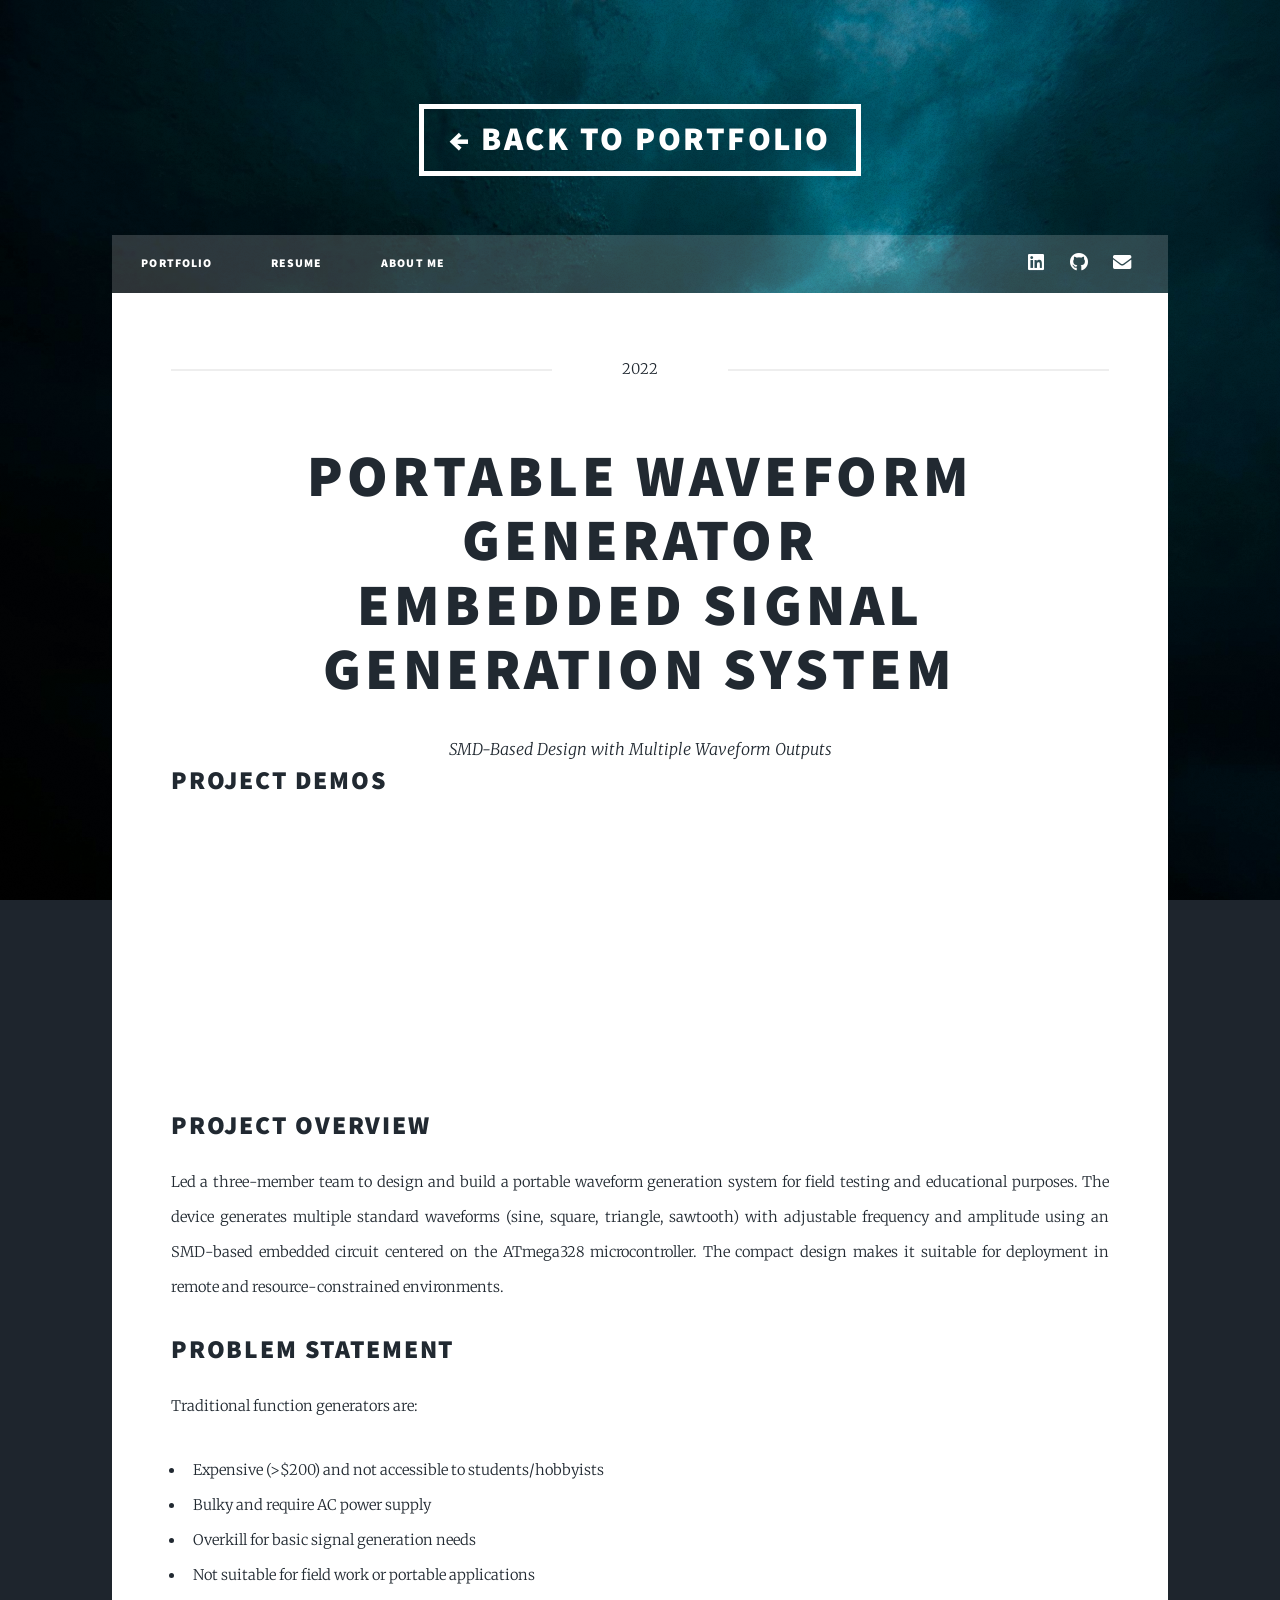
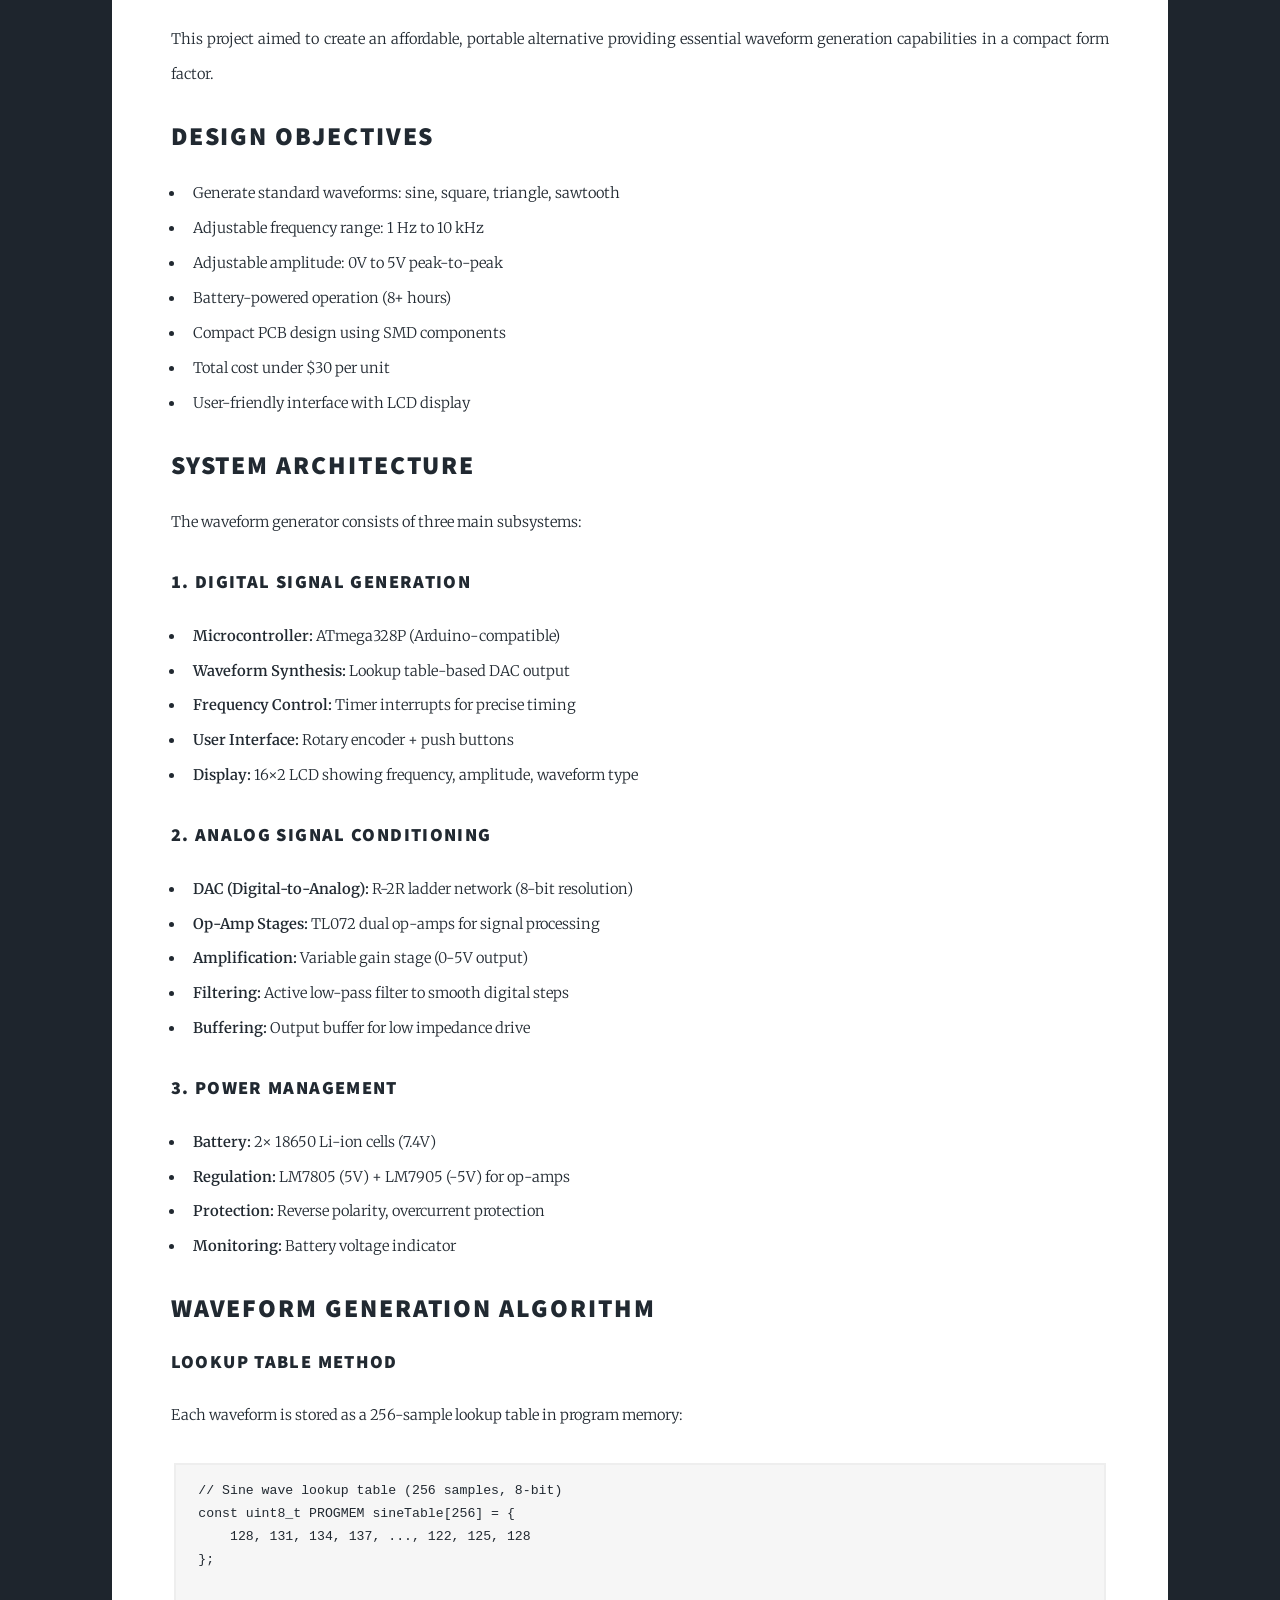
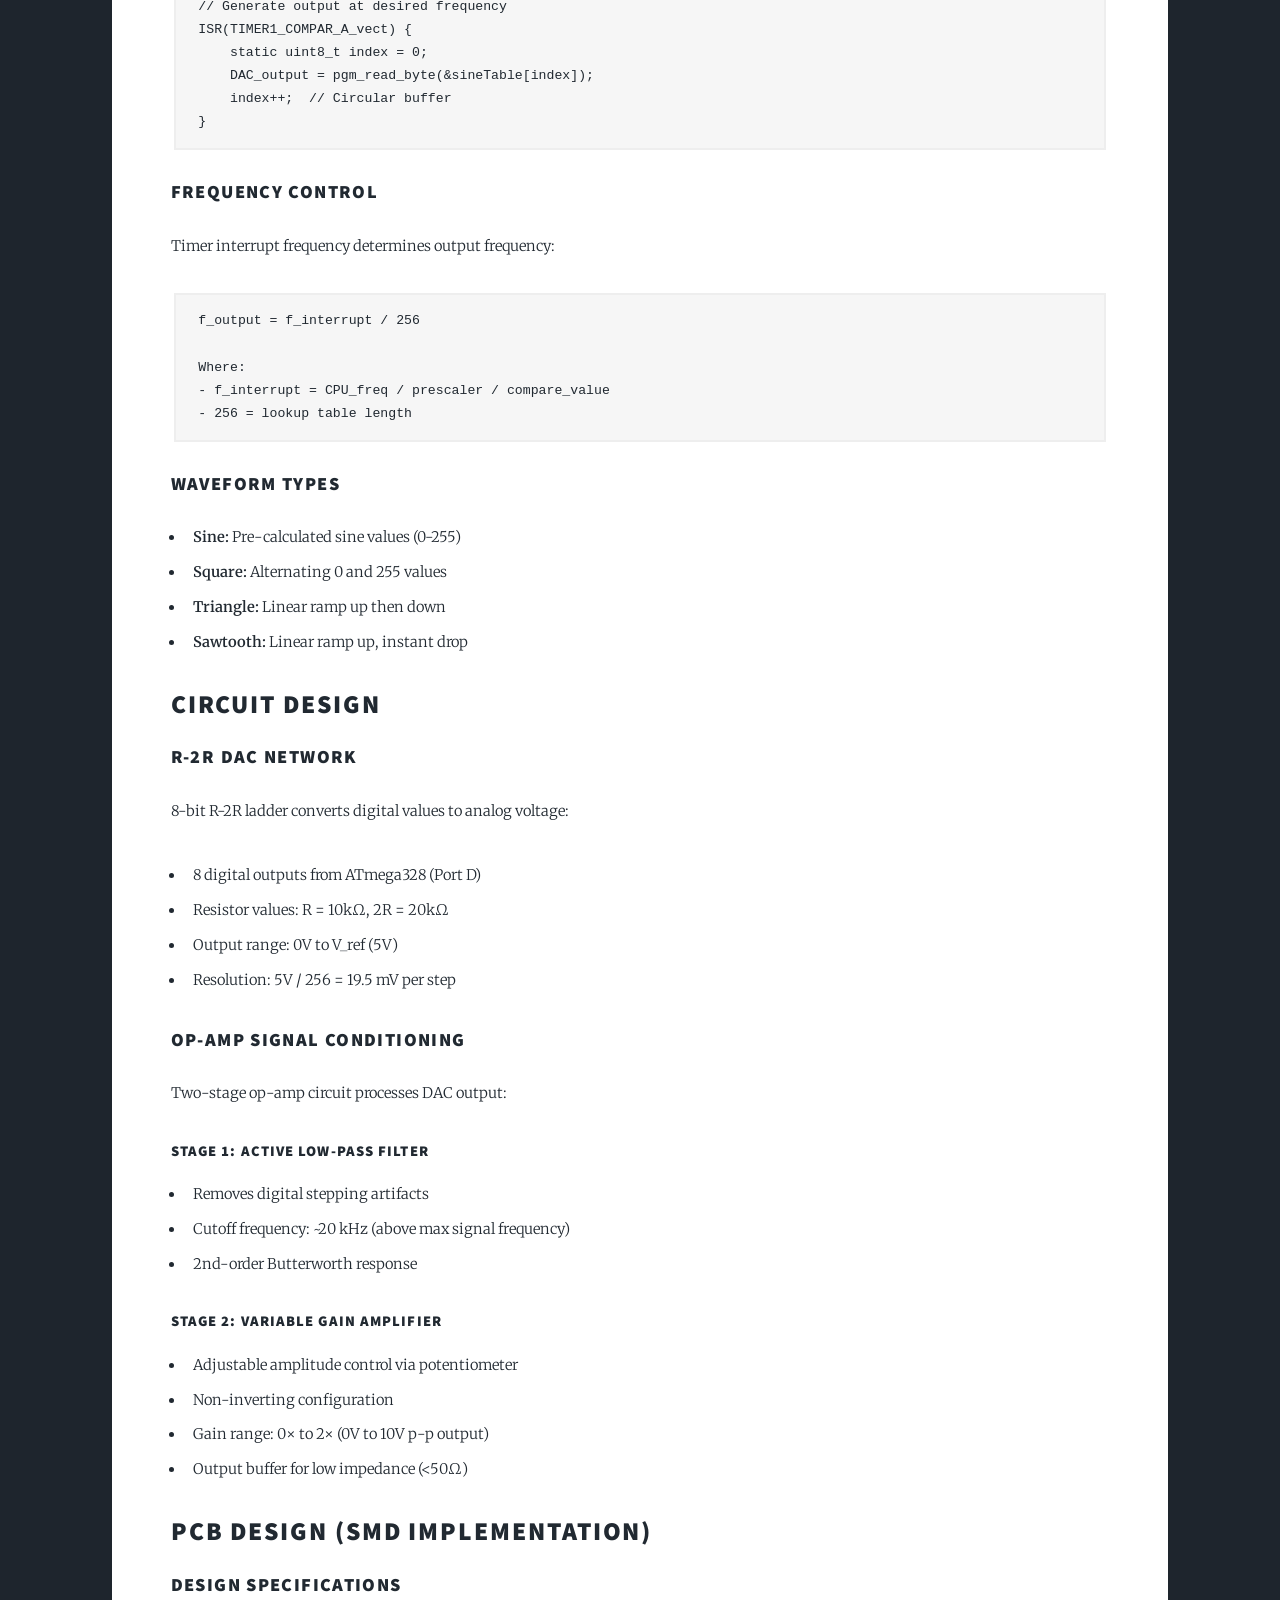
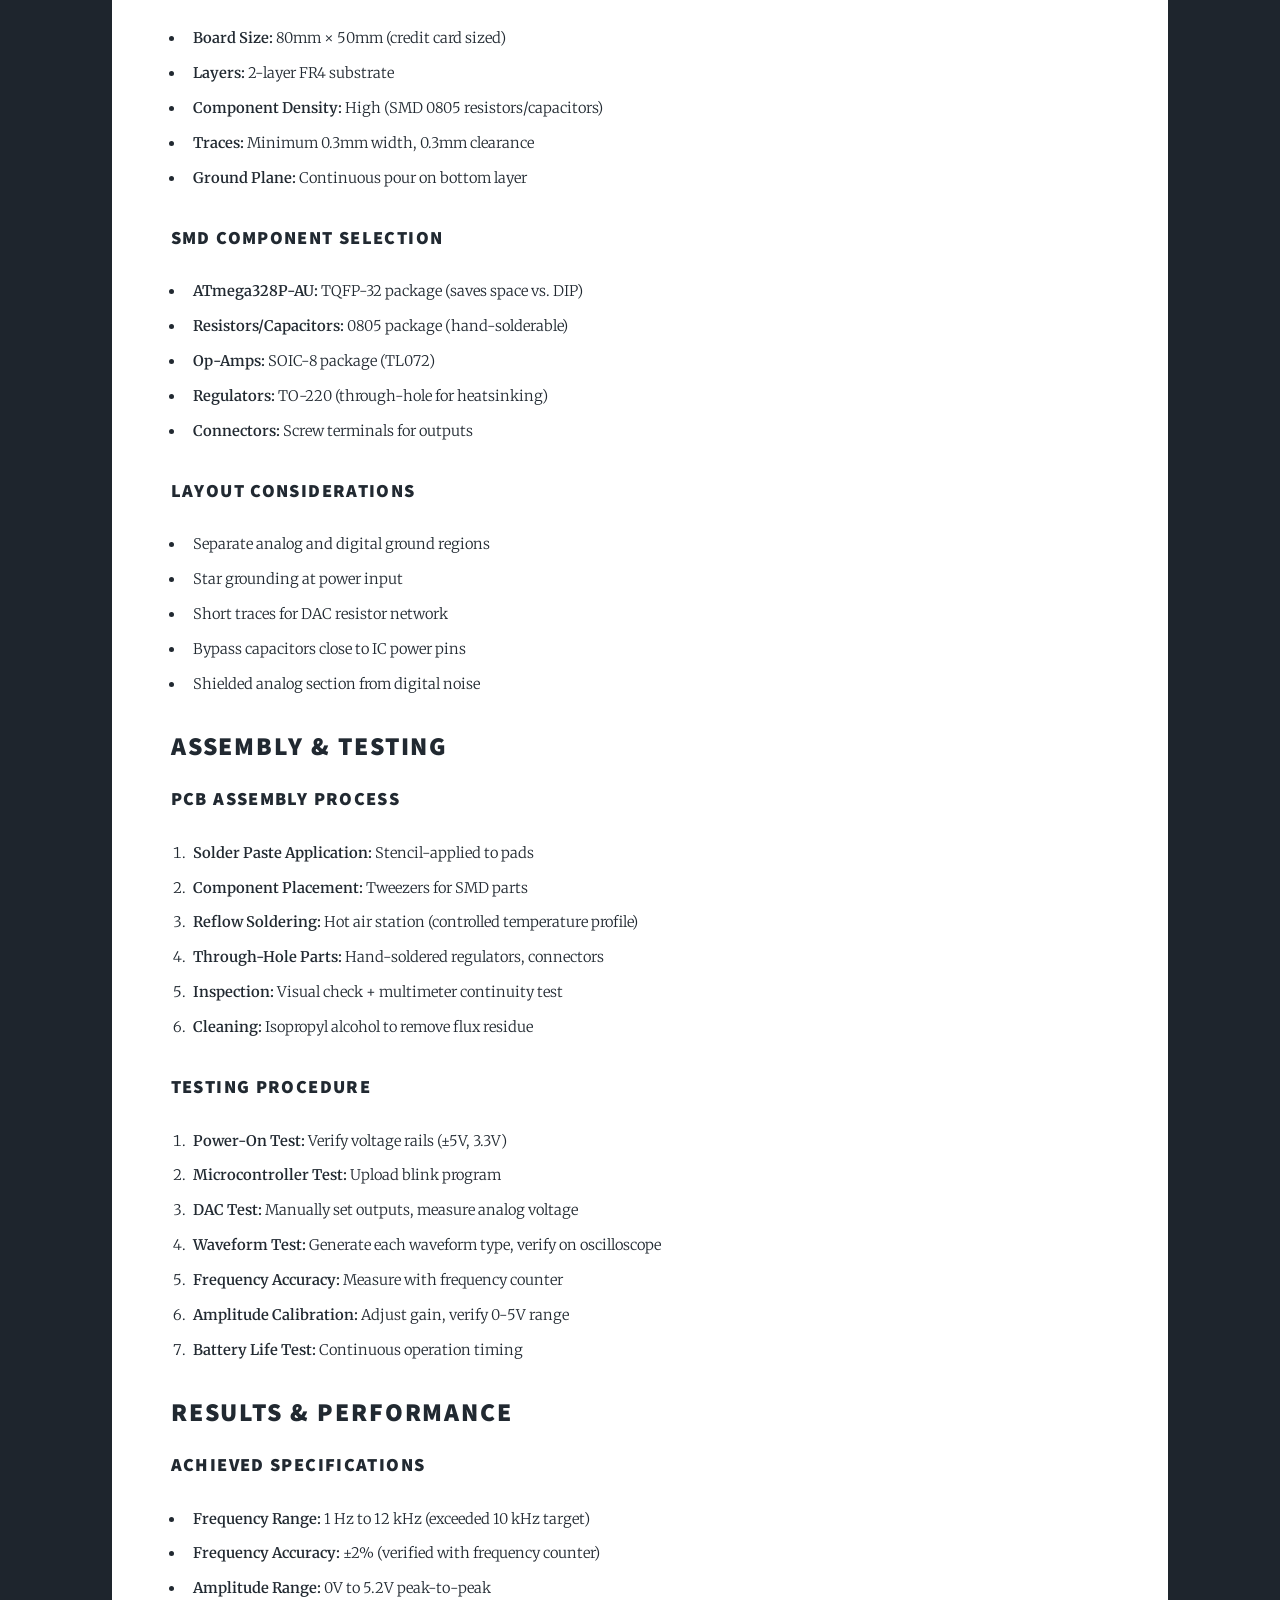
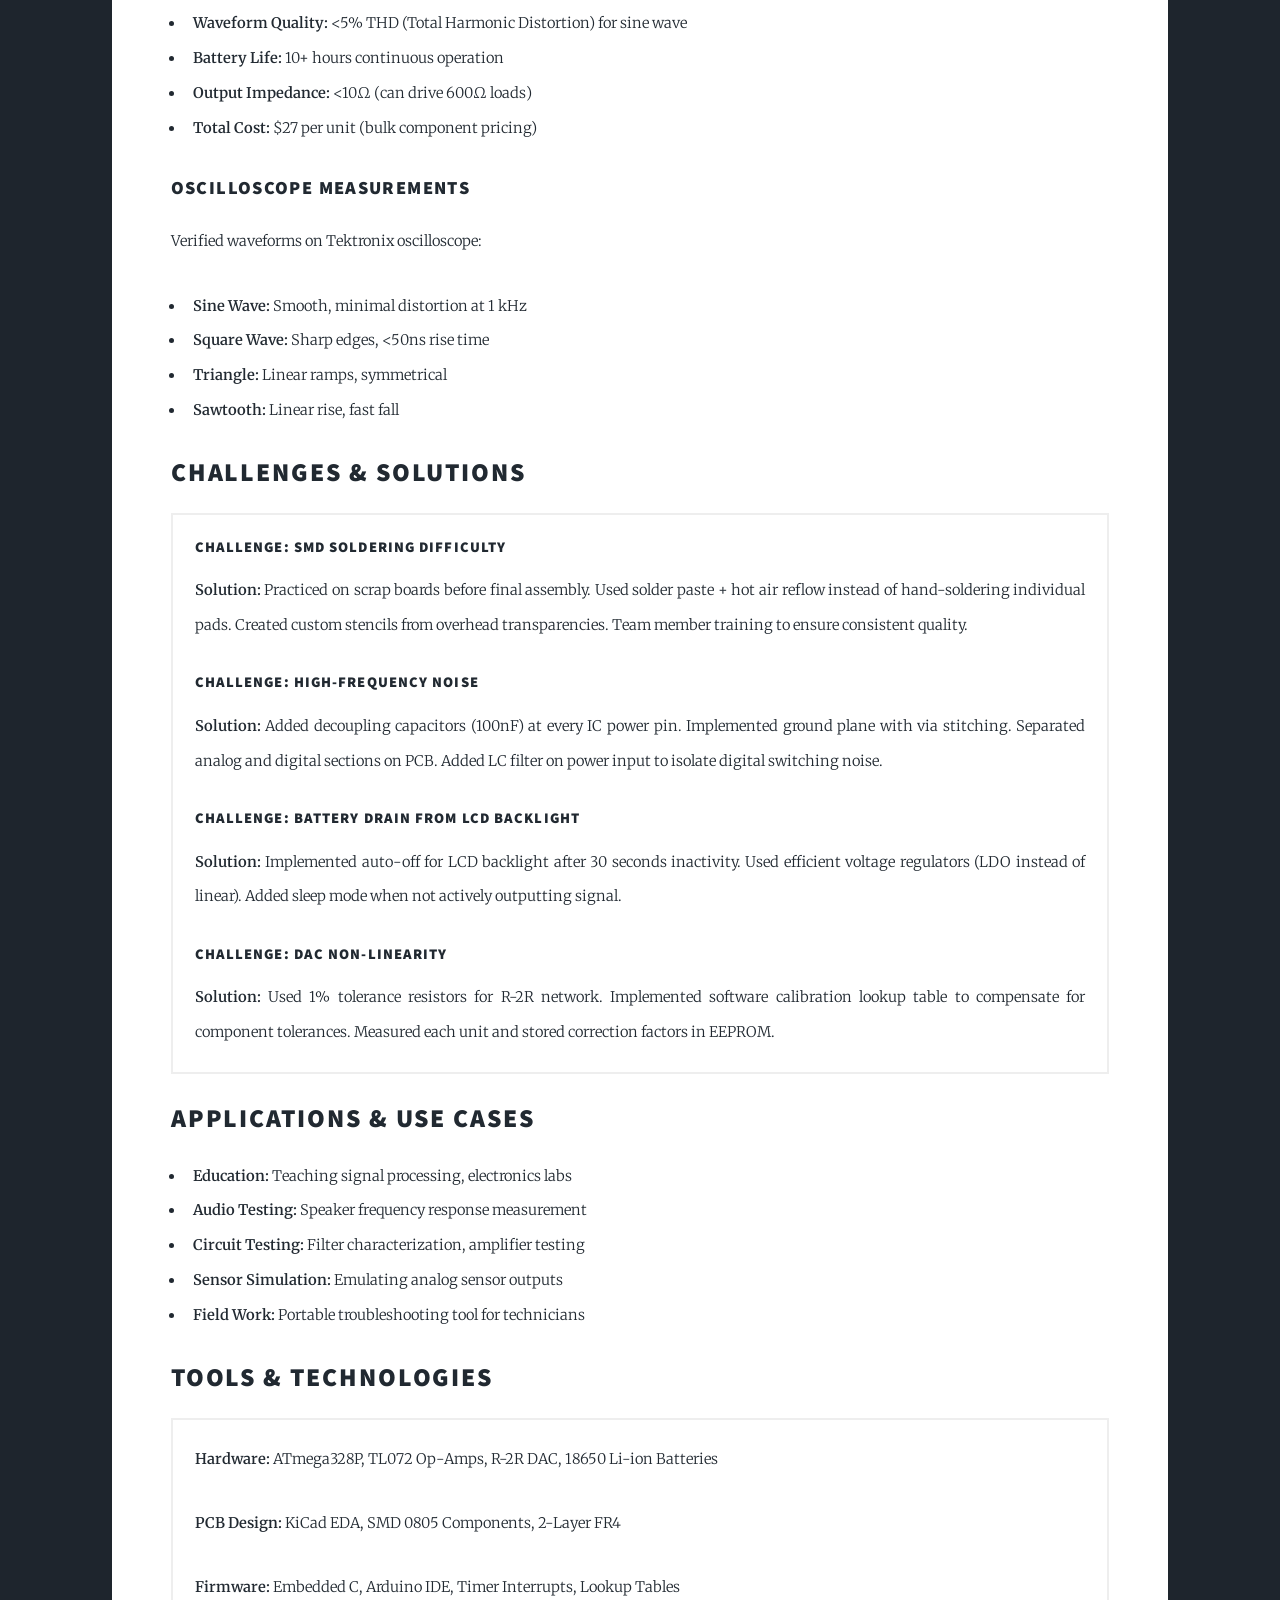
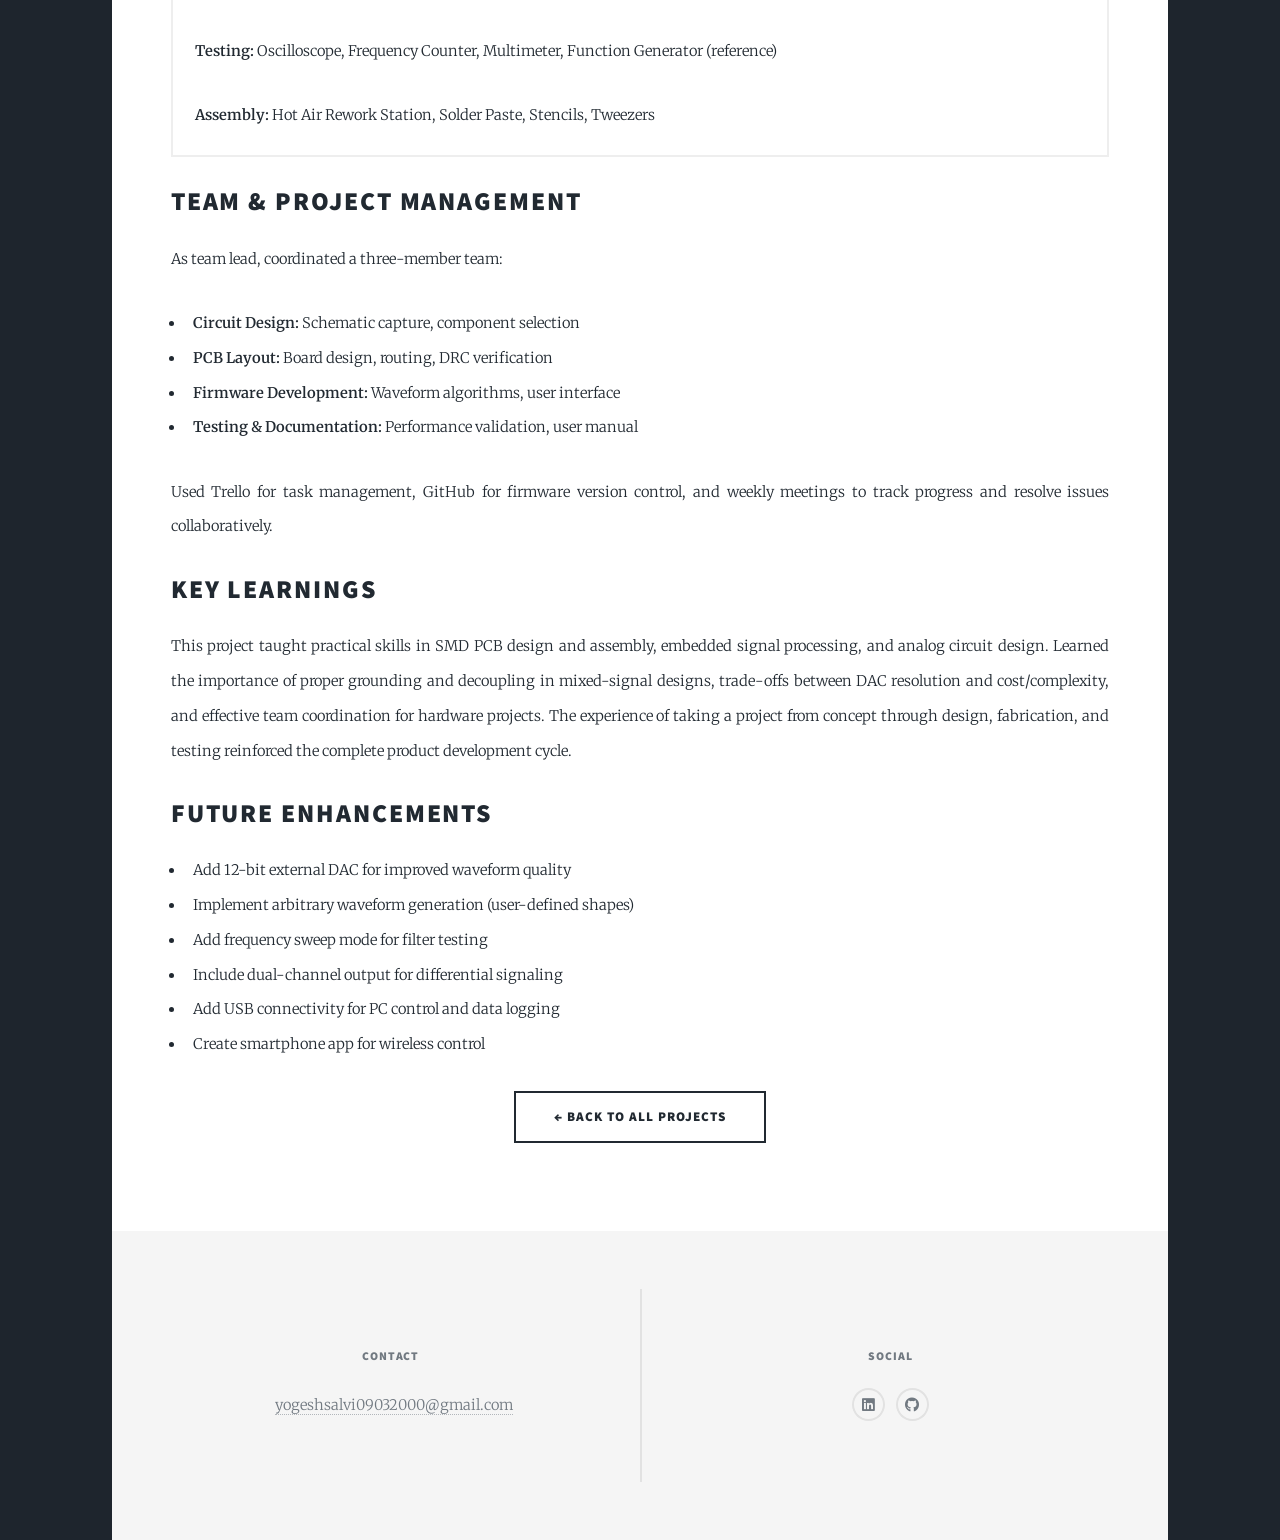
<file: projects/waveform-generator.html>
<!DOCTYPE HTML>
<html>
	<head>
		<title>Portable Waveform Generator - Yogesh Salvi</title>
		<meta charset="utf-8" />
		<meta name="viewport" content="width=device-width, initial-scale=1, user-scalable=no" />
		<meta name="description" content="SMD-based portable waveform generation system with ATmega328" />
		<link rel="stylesheet" href="../assets/css/main.css" />
		<noscript><link rel="stylesheet" href="../assets/css/noscript.css" /></noscript>
	</head>
	<body class="is-preload">

		<!-- Wrapper -->
			<div id="wrapper">

				<!-- Header -->
					<header id="header">
						<a href="../index.html" class="logo">← Back to Portfolio</a>
					</header>

				<!-- Nav -->
					<nav id="nav">
						<ul class="links">
							<li><a href="../index.html">Portfolio</a></li>
							<li><a href="../resume.html">Resume</a></li>
							<li><a href="../index.html#aboutme">About Me</a></li>
						</ul>
						<ul class="icons">
							<li><a href="https://www.linkedin.com/in/yogesh-salvi-robotics" target="_blank" rel="noopener" class="icon brands fa-linkedin"><span class="label">LinkedIn</span></a></li>
							<li><a href="https://github.com/yogeshsalvi09032000" target="_blank" rel="noopener" class="icon brands fa-github"><span class="label">GitHub</span></a></li>
							<li><a href="mailto:yogeshsalvi09032000@gmail.com" class="icon solid fa-envelope"><span class="label">Email</span></a></li>
						</ul>
					</nav>

				<!-- Main -->
					<div id="main">

						<!-- Post -->
							<section class="post">
								<header class="major">
									<span class="date">2022</span>
									<h1>Portable Waveform Generator<br />Embedded Signal Generation System</h1>
									<p>SMD-Based Design with Multiple Waveform Outputs</p>
								</header>

								<!-- Demo Videos -->
								<h2>Project Demos</h2>
								<div style="display: grid; grid-template-columns: repeat(auto-fit, minmax(300px, 1fr)); gap: 1em; margin-bottom: 2em;">
									<div style="position: relative; padding-bottom: 56.25%; height: 0; overflow: hidden;">
										<iframe style="position: absolute; top: 0; left: 0; width: 100%; height: 100%;" 
										        src="https://www.youtube.com/embed/GUmZcK6qDvs" 
										        frameborder="0" allowfullscreen>
										</iframe>
									</div>
									<div style="position: relative; padding-bottom: 56.25%; height: 0; overflow: hidden;">
										<iframe style="position: absolute; top: 0; left: 0; width: 100%; height: 100%;" 
										        src="https://www.youtube.com/embed/MOunPWE3lTQ" 
										        frameborder="0" allowfullscreen>
										</iframe>
									</div>
								</div>

								<!-- Project Overview -->
								<h2>Project Overview</h2>
								<p>
									Led a three-member team to design and build a portable waveform generation system for field testing 
									and educational purposes. The device generates multiple standard waveforms (sine, square, triangle, 
									sawtooth) with adjustable frequency and amplitude using an SMD-based embedded circuit centered on 
									the ATmega328 microcontroller. The compact design makes it suitable for deployment in remote and 
									resource-constrained environments.
								</p>

								<!-- Problem Statement -->
								<h2>Problem Statement</h2>
								<p>
									Traditional function generators are:
								</p>
								<ul>
									<li>Expensive (>$200) and not accessible to students/hobbyists</li>
									<li>Bulky and require AC power supply</li>
									<li>Overkill for basic signal generation needs</li>
									<li>Not suitable for field work or portable applications</li>
								</ul>
								<p>
									This project aimed to create an affordable, portable alternative providing essential waveform 
									generation capabilities in a compact form factor.
								</p>

								<!-- Design Objectives -->
								<h2>Design Objectives</h2>
								<ul>
									<li>Generate standard waveforms: sine, square, triangle, sawtooth</li>
									<li>Adjustable frequency range: 1 Hz to 10 kHz</li>
									<li>Adjustable amplitude: 0V to 5V peak-to-peak</li>
									<li>Battery-powered operation (8+ hours)</li>
									<li>Compact PCB design using SMD components</li>
									<li>Total cost under $30 per unit</li>
									<li>User-friendly interface with LCD display</li>
								</ul>

								<!-- System Architecture -->
								<h2>System Architecture</h2>
								<p>
									The waveform generator consists of three main subsystems:
								</p>

								<h3>1. Digital Signal Generation</h3>
								<ul>
									<li><strong>Microcontroller:</strong> ATmega328P (Arduino-compatible)</li>
									<li><strong>Waveform Synthesis:</strong> Lookup table-based DAC output</li>
									<li><strong>Frequency Control:</strong> Timer interrupts for precise timing</li>
									<li><strong>User Interface:</strong> Rotary encoder + push buttons</li>
									<li><strong>Display:</strong> 16×2 LCD showing frequency, amplitude, waveform type</li>
								</ul>

								<h3>2. Analog Signal Conditioning</h3>
								<ul>
									<li><strong>DAC (Digital-to-Analog):</strong> R-2R ladder network (8-bit resolution)</li>
									<li><strong>Op-Amp Stages:</strong> TL072 dual op-amps for signal processing</li>
									<li><strong>Amplification:</strong> Variable gain stage (0-5V output)</li>
									<li><strong>Filtering:</strong> Active low-pass filter to smooth digital steps</li>
									<li><strong>Buffering:</strong> Output buffer for low impedance drive</li>
								</ul>

								<h3>3. Power Management</h3>
								<ul>
									<li><strong>Battery:</strong> 2× 18650 Li-ion cells (7.4V)</li>
									<li><strong>Regulation:</strong> LM7805 (5V) + LM7905 (-5V) for op-amps</li>
									<li><strong>Protection:</strong> Reverse polarity, overcurrent protection</li>
									<li><strong>Monitoring:</strong> Battery voltage indicator</li>
								</ul>

								<!-- Waveform Generation -->
								<h2>Waveform Generation Algorithm</h2>

								<h3>Lookup Table Method</h3>
								<p>
									Each waveform is stored as a 256-sample lookup table in program memory:
								</p>
								<pre><code>// Sine wave lookup table (256 samples, 8-bit)
const uint8_t PROGMEM sineTable[256] = {
    128, 131, 134, 137, ..., 122, 125, 128
};

// Generate output at desired frequency
ISR(TIMER1_COMPAR_A_vect) {
    static uint8_t index = 0;
    DAC_output = pgm_read_byte(&sineTable[index]);
    index++;  // Circular buffer
}</code></pre>

								<h3>Frequency Control</h3>
								<p>
									Timer interrupt frequency determines output frequency:
								</p>
								<pre><code>f_output = f_interrupt / 256

Where:
- f_interrupt = CPU_freq / prescaler / compare_value
- 256 = lookup table length</code></pre>

								<h3>Waveform Types</h3>
								<ul>
									<li><strong>Sine:</strong> Pre-calculated sine values (0-255)</li>
									<li><strong>Square:</strong> Alternating 0 and 255 values</li>
									<li><strong>Triangle:</strong> Linear ramp up then down</li>
									<li><strong>Sawtooth:</strong> Linear ramp up, instant drop</li>
								</ul>

								<!-- Circuit Design -->
								<h2>Circuit Design</h2>

								<h3>R-2R DAC Network</h3>
								<p>
									8-bit R-2R ladder converts digital values to analog voltage:
								</p>
								<ul>
									<li>8 digital outputs from ATmega328 (Port D)</li>
									<li>Resistor values: R = 10kΩ, 2R = 20kΩ</li>
									<li>Output range: 0V to V_ref (5V)</li>
									<li>Resolution: 5V / 256 = 19.5 mV per step</li>
								</ul>

								<h3>Op-Amp Signal Conditioning</h3>
								<p>
									Two-stage op-amp circuit processes DAC output:
								</p>

								<h4>Stage 1: Active Low-Pass Filter</h4>
								<ul>
									<li>Removes digital stepping artifacts</li>
									<li>Cutoff frequency: ~20 kHz (above max signal frequency)</li>
									<li>2nd-order Butterworth response</li>
								</ul>

								<h4>Stage 2: Variable Gain Amplifier</h4>
								<ul>
									<li>Adjustable amplitude control via potentiometer</li>
									<li>Non-inverting configuration</li>
									<li>Gain range: 0× to 2× (0V to 10V p-p output)</li>
									<li>Output buffer for low impedance (<50Ω)</li>
								</ul>

								<!-- PCB Design -->
								<h2>PCB Design (SMD Implementation)</h2>

								<h3>Design Specifications</h3>
								<ul>
									<li><strong>Board Size:</strong> 80mm × 50mm (credit card sized)</li>
									<li><strong>Layers:</strong> 2-layer FR4 substrate</li>
									<li><strong>Component Density:</strong> High (SMD 0805 resistors/capacitors)</li>
									<li><strong>Traces:</strong> Minimum 0.3mm width, 0.3mm clearance</li>
									<li><strong>Ground Plane:</strong> Continuous pour on bottom layer</li>
								</ul>

								<h3>SMD Component Selection</h3>
								<ul>
									<li><strong>ATmega328P-AU:</strong> TQFP-32 package (saves space vs. DIP)</li>
									<li><strong>Resistors/Capacitors:</strong> 0805 package (hand-solderable)</li>
									<li><strong>Op-Amps:</strong> SOIC-8 package (TL072)</li>
									<li><strong>Regulators:</strong> TO-220 (through-hole for heatsinking)</li>
									<li><strong>Connectors:</strong> Screw terminals for outputs</li>
								</ul>

								<h3>Layout Considerations</h3>
								<ul>
									<li>Separate analog and digital ground regions</li>
									<li>Star grounding at power input</li>
									<li>Short traces for DAC resistor network</li>
									<li>Bypass capacitors close to IC power pins</li>
									<li>Shielded analog section from digital noise</li>
								</ul>

								<!-- Assembly & Testing -->
								<h2>Assembly & Testing</h2>

								<h3>PCB Assembly Process</h3>
								<ol>
									<li><strong>Solder Paste Application:</strong> Stencil-applied to pads</li>
									<li><strong>Component Placement:</strong> Tweezers for SMD parts</li>
									<li><strong>Reflow Soldering:</strong> Hot air station (controlled temperature profile)</li>
									<li><strong>Through-Hole Parts:</strong> Hand-soldered regulators, connectors</li>
									<li><strong>Inspection:</strong> Visual check + multimeter continuity test</li>
									<li><strong>Cleaning:</strong> Isopropyl alcohol to remove flux residue</li>
								</ol>

								<h3>Testing Procedure</h3>
								<ol>
									<li><strong>Power-On Test:</strong> Verify voltage rails (±5V, 3.3V)</li>
									<li><strong>Microcontroller Test:</strong> Upload blink program</li>
									<li><strong>DAC Test:</strong> Manually set outputs, measure analog voltage</li>
									<li><strong>Waveform Test:</strong> Generate each waveform type, verify on oscilloscope</li>
									<li><strong>Frequency Accuracy:</strong> Measure with frequency counter</li>
									<li><strong>Amplitude Calibration:</strong> Adjust gain, verify 0-5V range</li>
									<li><strong>Battery Life Test:</strong> Continuous operation timing</li>
								</ol>

								<!-- Results & Performance -->
								<h2>Results & Performance</h2>

								<h3>Achieved Specifications</h3>
								<ul>
									<li><strong>Frequency Range:</strong> 1 Hz to 12 kHz (exceeded 10 kHz target)</li>
									<li><strong>Frequency Accuracy:</strong> ±2% (verified with frequency counter)</li>
									<li><strong>Amplitude Range:</strong> 0V to 5.2V peak-to-peak</li>
									<li><strong>Waveform Quality:</strong> <5% THD (Total Harmonic Distortion) for sine wave</li>
									<li><strong>Battery Life:</strong> 10+ hours continuous operation</li>
									<li><strong>Output Impedance:</strong> <10Ω (can drive 600Ω loads)</li>
									<li><strong>Total Cost:</strong> $27 per unit (bulk component pricing)</li>
								</ul>

								<h3>Oscilloscope Measurements</h3>
								<p>
									Verified waveforms on Tektronix oscilloscope:
								</p>
								<ul>
									<li><strong>Sine Wave:</strong> Smooth, minimal distortion at 1 kHz</li>
									<li><strong>Square Wave:</strong> Sharp edges, <50ns rise time</li>
									<li><strong>Triangle:</strong> Linear ramps, symmetrical</li>
									<li><strong>Sawtooth:</strong> Linear rise, fast fall</li>
								</ul>

								<!-- Challenges & Solutions -->
								<h2>Challenges & Solutions</h2>
								<div class="box">
									<h4>Challenge: SMD Soldering Difficulty</h4>
									<p><strong>Solution:</strong> Practiced on scrap boards before final assembly. Used solder paste 
									+ hot air reflow instead of hand-soldering individual pads. Created custom stencils from overhead 
									transparencies. Team member training to ensure consistent quality.</p>

									<h4>Challenge: High-Frequency Noise</h4>
									<p><strong>Solution:</strong> Added decoupling capacitors (100nF) at every IC power pin. Implemented 
									ground plane with via stitching. Separated analog and digital sections on PCB. Added LC filter on 
									power input to isolate digital switching noise.</p>

									<h4>Challenge: Battery Drain from LCD Backlight</h4>
									<p><strong>Solution:</strong> Implemented auto-off for LCD backlight after 30 seconds inactivity. 
									Used efficient voltage regulators (LDO instead of linear). Added sleep mode when not actively 
									outputting signal.</p>

									<h4>Challenge: DAC Non-Linearity</h4>
									<p><strong>Solution:</strong> Used 1% tolerance resistors for R-2R network. Implemented software 
									calibration lookup table to compensate for component tolerances. Measured each unit and stored 
									correction factors in EEPROM.</p>
								</div>

								<!-- Applications -->
								<h2>Applications & Use Cases</h2>
								<ul>
									<li><strong>Education:</strong> Teaching signal processing, electronics labs</li>
									<li><strong>Audio Testing:</strong> Speaker frequency response measurement</li>
									<li><strong>Circuit Testing:</strong> Filter characterization, amplifier testing</li>
									<li><strong>Sensor Simulation:</strong> Emulating analog sensor outputs</li>
									<li><strong>Field Work:</strong> Portable troubleshooting tool for technicians</li>
								</ul>

								<!-- Tools & Technologies -->
								<h2>Tools & Technologies</h2>
								<div class="box">
									<p><strong>Hardware:</strong> ATmega328P, TL072 Op-Amps, R-2R DAC, 18650 Li-ion Batteries</p>
									<p><strong>PCB Design:</strong> KiCad EDA, SMD 0805 Components, 2-Layer FR4</p>
									<p><strong>Firmware:</strong> Embedded C, Arduino IDE, Timer Interrupts, Lookup Tables</p>
									<p><strong>Testing:</strong> Oscilloscope, Frequency Counter, Multimeter, Function Generator (reference)</p>
									<p><strong>Assembly:</strong> Hot Air Rework Station, Solder Paste, Stencils, Tweezers</p>
								</div>

								<!-- Team & Collaboration -->
								<h2>Team & Project Management</h2>
								<p>
									As team lead, coordinated a three-member team:
								</p>
								<ul>
									<li><strong>Circuit Design:</strong> Schematic capture, component selection</li>
									<li><strong>PCB Layout:</strong> Board design, routing, DRC verification</li>
									<li><strong>Firmware Development:</strong> Waveform algorithms, user interface</li>
									<li><strong>Testing & Documentation:</strong> Performance validation, user manual</li>
								</ul>
								<p>
									Used Trello for task management, GitHub for firmware version control, and weekly meetings 
									to track progress and resolve issues collaboratively.
								</p>

								<!-- Key Learnings -->
								<h2>Key Learnings</h2>
								<p>
									This project taught practical skills in SMD PCB design and assembly, embedded signal processing, 
									and analog circuit design. Learned the importance of proper grounding and decoupling in mixed-signal 
									designs, trade-offs between DAC resolution and cost/complexity, and effective team coordination for 
									hardware projects. The experience of taking a project from concept through design, fabrication, and 
									testing reinforced the complete product development cycle.
								</p>

								<!-- Future Enhancements -->
								<h2>Future Enhancements</h2>
								<ul>
									<li>Add 12-bit external DAC for improved waveform quality</li>
									<li>Implement arbitrary waveform generation (user-defined shapes)</li>
									<li>Add frequency sweep mode for filter testing</li>
									<li>Include dual-channel output for differential signaling</li>
									<li>Add USB connectivity for PC control and data logging</li>
									<li>Create smartphone app for wireless control</li>
								</ul>

								<!-- Back Navigation -->
								<ul class="actions special">
									<li><a href="../index.html#projects" class="button large">← Back to All Projects</a></li>
								</ul>

							</section>

					</div>

				<!-- Footer -->
					<footer id="footer">
						<section>
							<h3>Contact</h3>
							<ul style="list-style: none; padding: 0;">
								<li><a href="mailto:yogeshsalvi09032000@gmail.com">yogeshsalvi09032000@gmail.com</a></li>
							</ul>
						</section>
						<section>
							<h3>Social</h3>
							<ul class="icons alt">
								<li><a href="https://www.linkedin.com/in/yogesh-salvi-robotics" target="_blank" rel="noopener" class="icon brands alt fa-linkedin"><span class="label">LinkedIn</span></a></li>
								<li><a href="https://github.com/yogeshsalvi09032000" target="_blank" rel="noopener" class="icon brands alt fa-github"><span class="label">GitHub</span></a></li>
							</ul>
						</section>
					</footer>

			</div>

		<!-- Scripts -->
			<script src="../assets/js/jquery.min.js"></script>
			<script src="../assets/js/jquery.scrollex.min.js"></script>
			<script src="../assets/js/jquery.scrolly.min.js"></script>
			<script src="../assets/js/browser.min.js"></script>
			<script src="../assets/js/breakpoints.min.js"></script>
			<script src="../assets/js/util.js"></script>
			<script src="../assets/js/main.js"></script>

	</body>
</html>
</file>
<file: assets/css/main.css>
@import url(fontawesome-all.min.css);
@import url("https://fonts.googleapis.com/css?family=Merriweather:300,700,300italic,700italic|Source+Sans+Pro:900");



html, body, div, span, applet, object,
iframe, h1, h2, h3, h4, h5, h6, p, blockquote,
pre, a, abbr, acronym, address, big, cite,
code, del, dfn, em, img, ins, kbd, q, s, samp,
small, strike, strong, sub, sup, tt, var, b,
u, i, center, dl, dt, dd, ol, ul, li, fieldset,
form, label, legend, table, caption, tbody,
tfoot, thead, tr, th, td, article, aside,
canvas, details, embed, figure, figcaption,
footer, header, hgroup, menu, nav, output, ruby,
section, summary, time, mark, audio, video {
	margin: 0;
	padding: 0;
	border: 0;
	font-size: 100%;
	font: inherit;
	vertical-align: baseline;}

article, aside, details, figcaption, figure,
footer, header, hgroup, menu, nav, section {
	display: block;}

body {
	line-height: 1;
}

ol, ul {
	list-style: none;
}

blockquote, q {
	quotes: none;
}

	blockquote:before, blockquote:after, q:before, q:after {
		content: '';
		content: none;
	}

table {
	border-collapse: collapse;
	border-spacing: 0;
}

body {
	-webkit-text-size-adjust: none;
}

mark {
	background-color: transparent;
	color: inherit;
}

input::-moz-focus-inner {
	border: 0;
	padding: 0;
}

input, select, textarea {
	-moz-appearance: none;
	-webkit-appearance: none;
	-ms-appearance: none;
	appearance: none;
}

/* Basic */

	@-ms-viewport {
		width: device-width;
	}

	body {
		-ms-overflow-style: scrollbar;
	}

	@media screen and (max-width: 480px) {

		html, body {
			min-width: 320px;
		}

	}

	html {
		box-sizing: border-box;
	}

	*, *:before, *:after {
		box-sizing: inherit;
	}

	body {
		background-color: #1e252d;
	}

		body.is-preload *, body.is-preload *:before, body.is-preload *:after {
			-moz-animation: none !important;
			-webkit-animation: none !important;
			-ms-animation: none !important;
			animation: none !important;
			-moz-transition: none !important;
			-webkit-transition: none !important;
			-ms-transition: none !important;
			transition: none !important;
		}

/* Type */

	html {
		font-size: 16pt;
	}

		@media screen and (max-width: 1680px) {

			html {
				font-size: 12pt;
			}

		}

		@media screen and (max-width: 1280px) {

			html {
				font-size: 11pt;
			}

		}

		@media screen and (max-width: 360px) {

			html {
				font-size: 10pt;
			}

		}

	body {
		color: #212931;
	}

	body, input, select, textarea {
		font-family: "Merriweather", Georgia, serif;
		font-weight: 300;
		font-size: 1rem;
		line-height: 2.375;
	}

	a {
		-moz-transition: color 0.2s ease-in-out, background-color 0.2s ease-in-out, border-color 0.2s ease-in-out, box-shadow 0.2s ease-in-out;
		-webkit-transition: color 0.2s ease-in-out, background-color 0.2s ease-in-out, border-color 0.2s ease-in-out, box-shadow 0.2s ease-in-out;
		-ms-transition: color 0.2s ease-in-out, background-color 0.2s ease-in-out, border-color 0.2s ease-in-out, box-shadow 0.2s ease-in-out;
		transition: color 0.2s ease-in-out, background-color 0.2s ease-in-out, border-color 0.2s ease-in-out, box-shadow 0.2s ease-in-out;
		border-bottom: dotted 1px;
		text-decoration: none;
	}

		a:hover {
			border-bottom-color: transparent;
		}

	strong, b {
		font-weight: 600;
	}

	em, i {
		font-style: italic;
	}

	p {
		text-align: justify;
		margin: 0 0 2rem 0;
	}

	h1, h2, h3, h4, h5, h6 {
		font-family: "Source Sans Pro", Helvetica, sans-serif;
		font-weight: 900;
		line-height: 1.5;
		letter-spacing: 0.075em;
		text-transform: uppercase;
		margin: 0 0 1rem 0;
	}

		h1 a, h2 a, h3 a, h4 a, h5 a, h6 a {
			border-bottom: 0;
			color: inherit;
			text-decoration: none;
		}

	h1 {
		font-size: 4rem;
		line-height: 1.1;
		margin: 0 0 2rem 0;
	}

	h2 {
		font-size: 1.75rem;
		line-height: 1.3;
		margin: 0 0 1.5rem 0;
	}

	h3 {
		font-size: 1.25rem;
		margin: 0 0 1.5rem 0;
	}

	h4 {
		font-size: 1rem;
	}

	h5 {
		font-size: 0.9rem;
	}

	h6 {
		font-size: 0.8rem;
	}

	sub {
		font-size: 0.8rem;
		position: relative;
		top: 0.5rem;
	}

	sup {
		font-size: 0.8rem;
		position: relative;
		top: -0.5rem;
	}

	blockquote {
		border-left: solid 4px;
		font-style: italic;
		margin: 0 0 2rem 0;
		padding: 0.5rem 0 0.5rem 2rem;
	}

	code {
		border: solid 2px;
		font-family: "Courier New", monospace;
		font-size: 0.9rem;
		margin: 0 0.25rem;
		padding: 0.25rem 0.65rem;
	}

	pre {
		-webkit-overflow-scrolling: touch;
		font-family: "Courier New", monospace;
		font-size: 0.9rem;
		margin: 0 0 2rem 0;
	}

		pre code {
			display: block;
			line-height: 1.75;
			padding: 1rem 1.5rem;
			overflow-x: auto;
		}

	hr {
		border: 0;
		border-bottom: solid 2px;
		margin: 3rem 0;
	}

		hr.major {
			margin: 5rem 0;
		}

	.align-left {
		text-align: left;
	}

	.align-center {
		text-align: center;
	}

	.align-right {
		text-align: right;
	}

	input, select, textarea {
		color: #212931;
	}

	a {
		color: #212931;
		border-bottom-color: rgba(33, 41, 49, 0.5);
	}

		a:hover {
			border-bottom-color: transparent;
			color: #18bfef !important;
		}

	strong, b {
		color: #212931;
	}

	h1, h2, h3, h4, h5, h6 {
		color: #212931;
	}

	blockquote {
		border-left-color: #eeeeee;
	}

	code {
		background: rgba(220, 220, 220, 0.25);
		border-color: #eeeeee;
	}

	hr {
		border-bottom-color: #eeeeee;
	}

/* Row */

	.row {
		display: flex;
		flex-wrap: wrap;
		box-sizing: border-box;
		align-items: stretch;
	}

		.row > * {
			box-sizing: border-box;
		}

		.row.gtr-uniform > * > :last-child {
			margin-bottom: 0;
		}

		.row.aln-left {
			justify-content: flex-start;
		}

		.row.aln-center {
			justify-content: center;
		}

		.row.aln-right {
			justify-content: flex-end;
		}

		.row.aln-top {
			align-items: flex-start;
		}

		.row.aln-middle {
			align-items: center;
		}

		.row.aln-bottom {
			align-items: flex-end;
		}

		.row > .imp {
			order: -1;
		}

		.row > .col-1 {
			width: 8.33333%;
		}

		.row > .off-1 {
			margin-left: 8.33333%;
		}

		.row > .col-2 {
			width: 16.66667%;
		}

		.row > .off-2 {
			margin-left: 16.66667%;
		}

		.row > .col-3 {
			width: 25%;
		}

		.row > .off-3 {
			margin-left: 25%;
		}

		.row > .col-4 {
			width: 33.33333%;
		}

		.row > .off-4 {
			margin-left: 33.33333%;
		}

		.row > .col-5 {
			width: 41.66667%;
		}

		.row > .off-5 {
			margin-left: 41.66667%;
		}

		.row > .col-6 {
			width: 50%;
		}

		.row > .off-6 {
			margin-left: 50%;
		}

		.row > .col-7 {
			width: 58.33333%;
		}

		.row > .off-7 {
			margin-left: 58.33333%;
		}

		.row > .col-8 {
			width: 66.66667%;
		}

		.row > .off-8 {
			margin-left: 66.66667%;
		}

		.row > .col-9 {
			width: 75%;
		}

		.row > .off-9 {
			margin-left: 75%;
		}

		.row > .col-10 {
			width: 83.33333%;
		}

		.row > .off-10 {
			margin-left: 83.33333%;
		}

		.row > .col-11 {
			width: 91.66667%;
		}

		.row > .off-11 {
			margin-left: 91.66667%;
		}

		.row > .col-12 {
			width: 100%;
		}

		.row > .off-12 {
			margin-left: 100%;
		}

		.row.gtr-0 {
			margin-top: 0;
			margin-left: 0rem;
		}

			.row.gtr-0 > * {
				padding: 0 0 0 0rem;
			}

			.row.gtr-0.gtr-uniform {
				margin-top: 0rem;
			}

				.row.gtr-0.gtr-uniform > * {
					padding-top: 0rem;
				}

		.row.gtr-25 {
			margin-top: 0;
			margin-left: -0.375rem;
		}

			.row.gtr-25 > * {
				padding: 0 0 0 0.375rem;
			}

			.row.gtr-25.gtr-uniform {
				margin-top: -0.375rem;
			}

				.row.gtr-25.gtr-uniform > * {
					padding-top: 0.375rem;
				}

		.row.gtr-50 {
			margin-top: 0;
			margin-left: -0.75rem;
		}

			.row.gtr-50 > * {
				padding: 0 0 0 0.75rem;
			}

			.row.gtr-50.gtr-uniform {
				margin-top: -0.75rem;
			}

				.row.gtr-50.gtr-uniform > * {
					padding-top: 0.75rem;
				}

		.row {
			margin-top: 0;
			margin-left: -1.5rem;
		}

			.row > * {
				padding: 0 0 0 1.5rem;
			}

			.row.gtr-uniform {
				margin-top: -1.5rem;
			}

				.row.gtr-uniform > * {
					padding-top: 1.5rem;
				}

		.row.gtr-150 {
			margin-top: 0;
			margin-left: -2.25rem;
		}

			.row.gtr-150 > * {
				padding: 0 0 0 2.25rem;
			}

			.row.gtr-150.gtr-uniform {
				margin-top: -2.25rem;
			}

				.row.gtr-150.gtr-uniform > * {
					padding-top: 2.25rem;
				}

		.row.gtr-200 {
			margin-top: 0;
			margin-left: -3rem;
		}

			.row.gtr-200 > * {
				padding: 0 0 0 3rem;
			}

			.row.gtr-200.gtr-uniform {
				margin-top: -3rem;
			}

				.row.gtr-200.gtr-uniform > * {
					padding-top: 3rem;
				}

		@media screen and (max-width: 1680px) {

			.row {
				display: flex;
				flex-wrap: wrap;
				box-sizing: border-box;
				align-items: stretch;
			}

				.row > * {
					box-sizing: border-box;
				}

				.row.gtr-uniform > * > :last-child {
					margin-bottom: 0;
				}

				.row.aln-left {
					justify-content: flex-start;
				}

				.row.aln-center {
					justify-content: center;
				}

				.row.aln-right {
					justify-content: flex-end;
				}

				.row.aln-top {
					align-items: flex-start;
				}

				.row.aln-middle {
					align-items: center;
				}

				.row.aln-bottom {
					align-items: flex-end;
				}

				.row > .imp-xlarge {
					order: -1;
				}

				.row > .col-1-xlarge {
					width: 8.33333%;
				}

				.row > .off-1-xlarge {
					margin-left: 8.33333%;
				}

				.row > .col-2-xlarge {
					width: 16.66667%;
				}

				.row > .off-2-xlarge {
					margin-left: 16.66667%;
				}

				.row > .col-3-xlarge {
					width: 25%;
				}

				.row > .off-3-xlarge {
					margin-left: 25%;
				}

				.row > .col-4-xlarge {
					width: 33.33333%;
				}

				.row > .off-4-xlarge {
					margin-left: 33.33333%;
				}

				.row > .col-5-xlarge {
					width: 41.66667%;
				}

				.row > .off-5-xlarge {
					margin-left: 41.66667%;
				}

				.row > .col-6-xlarge {
					width: 50%;
				}

				.row > .off-6-xlarge {
					margin-left: 50%;
				}

				.row > .col-7-xlarge {
					width: 58.33333%;
				}

				.row > .off-7-xlarge {
					margin-left: 58.33333%;
				}

				.row > .col-8-xlarge {
					width: 66.66667%;
				}

				.row > .off-8-xlarge {
					margin-left: 66.66667%;
				}

				.row > .col-9-xlarge {
					width: 75%;
				}

				.row > .off-9-xlarge {
					margin-left: 75%;
				}

				.row > .col-10-xlarge {
					width: 83.33333%;
				}

				.row > .off-10-xlarge {
					margin-left: 83.33333%;
				}

				.row > .col-11-xlarge {
					width: 91.66667%;
				}

				.row > .off-11-xlarge {
					margin-left: 91.66667%;
				}

				.row > .col-12-xlarge {
					width: 100%;
				}

				.row > .off-12-xlarge {
					margin-left: 100%;
				}

				.row.gtr-0 {
					margin-top: 0;
					margin-left: 0rem;
				}

					.row.gtr-0 > * {
						padding: 0 0 0 0rem;
					}

					.row.gtr-0.gtr-uniform {
						margin-top: 0rem;
					}

						.row.gtr-0.gtr-uniform > * {
							padding-top: 0rem;
						}

				.row.gtr-25 {
					margin-top: 0;
					margin-left: -0.375rem;
				}

					.row.gtr-25 > * {
						padding: 0 0 0 0.375rem;
					}

					.row.gtr-25.gtr-uniform {
						margin-top: -0.375rem;
					}

						.row.gtr-25.gtr-uniform > * {
							padding-top: 0.375rem;
						}

				.row.gtr-50 {
					margin-top: 0;
					margin-left: -0.75rem;
				}

					.row.gtr-50 > * {
						padding: 0 0 0 0.75rem;
					}

					.row.gtr-50.gtr-uniform {
						margin-top: -0.75rem;
					}

						.row.gtr-50.gtr-uniform > * {
							padding-top: 0.75rem;
						}

				.row {
					margin-top: 0;
					margin-left: -1.5rem;
				}

					.row > * {
						padding: 0 0 0 1.5rem;
					}

					.row.gtr-uniform {
						margin-top: -1.5rem;
					}

						.row.gtr-uniform > * {
							padding-top: 1.5rem;
						}

				.row.gtr-150 {
					margin-top: 0;
					margin-left: -2.25rem;
				}

					.row.gtr-150 > * {
						padding: 0 0 0 2.25rem;
					}

					.row.gtr-150.gtr-uniform {
						margin-top: -2.25rem;
					}

						.row.gtr-150.gtr-uniform > * {
							padding-top: 2.25rem;
						}

				.row.gtr-200 {
					margin-top: 0;
					margin-left: -3rem;
				}

					.row.gtr-200 > * {
						padding: 0 0 0 3rem;
					}

					.row.gtr-200.gtr-uniform {
						margin-top: -3rem;
					}

						.row.gtr-200.gtr-uniform > * {
							padding-top: 3rem;
						}

		}

		@media screen and (max-width: 1280px) {

			.row {
				display: flex;
				flex-wrap: wrap;
				box-sizing: border-box;
				align-items: stretch;
			}

				.row > * {
					box-sizing: border-box;
				}

				.row.gtr-uniform > * > :last-child {
					margin-bottom: 0;
				}

				.row.aln-left {
					justify-content: flex-start;
				}

				.row.aln-center {
					justify-content: center;
				}

				.row.aln-right {
					justify-content: flex-end;
				}

				.row.aln-top {
					align-items: flex-start;
				}

				.row.aln-middle {
					align-items: center;
				}

				.row.aln-bottom {
					align-items: flex-end;
				}

				.row > .imp-large {
					order: -1;
				}

				.row > .col-1-large {
					width: 8.33333%;
				}

				.row > .off-1-large {
					margin-left: 8.33333%;
				}

				.row > .col-2-large {
					width: 16.66667%;
				}

				.row > .off-2-large {
					margin-left: 16.66667%;
				}

				.row > .col-3-large {
					width: 25%;
				}

				.row > .off-3-large {
					margin-left: 25%;
				}

				.row > .col-4-large {
					width: 33.33333%;
				}

				.row > .off-4-large {
					margin-left: 33.33333%;
				}

				.row > .col-5-large {
					width: 41.66667%;
				}

				.row > .off-5-large {
					margin-left: 41.66667%;
				}

				.row > .col-6-large {
					width: 50%;
				}

				.row > .off-6-large {
					margin-left: 50%;
				}

				.row > .col-7-large {
					width: 58.33333%;
				}

				.row > .off-7-large {
					margin-left: 58.33333%;
				}

				.row > .col-8-large {
					width: 66.66667%;
				}

				.row > .off-8-large {
					margin-left: 66.66667%;
				}

				.row > .col-9-large {
					width: 75%;
				}

				.row > .off-9-large {
					margin-left: 75%;
				}

				.row > .col-10-large {
					width: 83.33333%;
				}

				.row > .off-10-large {
					margin-left: 83.33333%;
				}

				.row > .col-11-large {
					width: 91.66667%;
				}

				.row > .off-11-large {
					margin-left: 91.66667%;
				}

				.row > .col-12-large {
					width: 100%;
				}

				.row > .off-12-large {
					margin-left: 100%;
				}

				.row.gtr-0 {
					margin-top: 0;
					margin-left: 0rem;
				}

					.row.gtr-0 > * {
						padding: 0 0 0 0rem;
					}

					.row.gtr-0.gtr-uniform {
						margin-top: 0rem;
					}

						.row.gtr-0.gtr-uniform > * {
							padding-top: 0rem;
						}

				.row.gtr-25 {
					margin-top: 0;
					margin-left: -0.375rem;
				}

					.row.gtr-25 > * {
						padding: 0 0 0 0.375rem;
					}

					.row.gtr-25.gtr-uniform {
						margin-top: -0.375rem;
					}

						.row.gtr-25.gtr-uniform > * {
							padding-top: 0.375rem;
						}

				.row.gtr-50 {
					margin-top: 0;
					margin-left: -0.75rem;
				}

					.row.gtr-50 > * {
						padding: 0 0 0 0.75rem;
					}

					.row.gtr-50.gtr-uniform {
						margin-top: -0.75rem;
					}

						.row.gtr-50.gtr-uniform > * {
							padding-top: 0.75rem;
						}

				.row {
					margin-top: 0;
					margin-left: -1.5rem;
				}

					.row > * {
						padding: 0 0 0 1.5rem;
					}

					.row.gtr-uniform {
						margin-top: -1.5rem;
					}

						.row.gtr-uniform > * {
							padding-top: 1.5rem;
						}

				.row.gtr-150 {
					margin-top: 0;
					margin-left: -2.25rem;
				}

					.row.gtr-150 > * {
						padding: 0 0 0 2.25rem;
					}

					.row.gtr-150.gtr-uniform {
						margin-top: -2.25rem;
					}

						.row.gtr-150.gtr-uniform > * {
							padding-top: 2.25rem;
						}

				.row.gtr-200 {
					margin-top: 0;
					margin-left: -3rem;
				}

					.row.gtr-200 > * {
						padding: 0 0 0 3rem;
					}

					.row.gtr-200.gtr-uniform {
						margin-top: -3rem;
					}

						.row.gtr-200.gtr-uniform > * {
							padding-top: 3rem;
						}

		}

		@media screen and (max-width: 980px) {

			.row {
				display: flex;
				flex-wrap: wrap;
				box-sizing: border-box;
				align-items: stretch;
			}

				.row > * {
					box-sizing: border-box;
				}

				.row.gtr-uniform > * > :last-child {
					margin-bottom: 0;
				}

				.row.aln-left {
					justify-content: flex-start;
				}

				.row.aln-center {
					justify-content: center;
				}

				.row.aln-right {
					justify-content: flex-end;
				}

				.row.aln-top {
					align-items: flex-start;
				}

				.row.aln-middle {
					align-items: center;
				}

				.row.aln-bottom {
					align-items: flex-end;
				}

				.row > .imp-medium {
					order: -1;
				}

				.row > .col-1-medium {
					width: 8.33333%;
				}

				.row > .off-1-medium {
					margin-left: 8.33333%;
				}

				.row > .col-2-medium {
					width: 16.66667%;
				}

				.row > .off-2-medium {
					margin-left: 16.66667%;
				}

				.row > .col-3-medium {
					width: 25%;
				}

				.row > .off-3-medium {
					margin-left: 25%;
				}

				.row > .col-4-medium {
					width: 33.33333%;
				}

				.row > .off-4-medium {
					margin-left: 33.33333%;
				}

				.row > .col-5-medium {
					width: 41.66667%;
				}

				.row > .off-5-medium {
					margin-left: 41.66667%;
				}

				.row > .col-6-medium {
					width: 50%;
				}

				.row > .off-6-medium {
					margin-left: 50%;
				}

				.row > .col-7-medium {
					width: 58.33333%;
				}

				.row > .off-7-medium {
					margin-left: 58.33333%;
				}

				.row > .col-8-medium {
					width: 66.66667%;
				}

				.row > .off-8-medium {
					margin-left: 66.66667%;
				}

				.row > .col-9-medium {
					width: 75%;
				}

				.row > .off-9-medium {
					margin-left: 75%;
				}

				.row > .col-10-medium {
					width: 83.33333%;
				}

				.row > .off-10-medium {
					margin-left: 83.33333%;
				}

				.row > .col-11-medium {
					width: 91.66667%;
				}

				.row > .off-11-medium {
					margin-left: 91.66667%;
				}

				.row > .col-12-medium {
					width: 100%;
				}

				.row > .off-12-medium {
					margin-left: 100%;
				}

				.row.gtr-0 {
					margin-top: 0;
					margin-left: 0rem;
				}

					.row.gtr-0 > * {
						padding: 0 0 0 0rem;
					}

					.row.gtr-0.gtr-uniform {
						margin-top: 0rem;
					}

						.row.gtr-0.gtr-uniform > * {
							padding-top: 0rem;
						}

				.row.gtr-25 {
					margin-top: 0;
					margin-left: -0.375rem;
				}

					.row.gtr-25 > * {
						padding: 0 0 0 0.375rem;
					}

					.row.gtr-25.gtr-uniform {
						margin-top: -0.375rem;
					}

						.row.gtr-25.gtr-uniform > * {
							padding-top: 0.375rem;
						}

				.row.gtr-50 {
					margin-top: 0;
					margin-left: -0.75rem;
				}

					.row.gtr-50 > * {
						padding: 0 0 0 0.75rem;
					}

					.row.gtr-50.gtr-uniform {
						margin-top: -0.75rem;
					}

						.row.gtr-50.gtr-uniform > * {
							padding-top: 0.75rem;
						}

				.row {
					margin-top: 0;
					margin-left: -1.5rem;
				}

					.row > * {
						padding: 0 0 0 1.5rem;
					}

					.row.gtr-uniform {
						margin-top: -1.5rem;
					}

						.row.gtr-uniform > * {
							padding-top: 1.5rem;
						}

				.row.gtr-150 {
					margin-top: 0;
					margin-left: -2.25rem;
				}

					.row.gtr-150 > * {
						padding: 0 0 0 2.25rem;
					}

					.row.gtr-150.gtr-uniform {
						margin-top: -2.25rem;
					}

						.row.gtr-150.gtr-uniform > * {
							padding-top: 2.25rem;
						}

				.row.gtr-200 {
					margin-top: 0;
					margin-left: -3rem;
				}

					.row.gtr-200 > * {
						padding: 0 0 0 3rem;
					}

					.row.gtr-200.gtr-uniform {
						margin-top: -3rem;
					}

						.row.gtr-200.gtr-uniform > * {
							padding-top: 3rem;
						}

		}

		@media screen and (max-width: 736px) {

			.row {
				display: flex;
				flex-wrap: wrap;
				box-sizing: border-box;
				align-items: stretch;
			}

				.row > * {
					box-sizing: border-box;
				}

				.row.gtr-uniform > * > :last-child {
					margin-bottom: 0;
				}

				.row.aln-left {
					justify-content: flex-start;
				}

				.row.aln-center {
					justify-content: center;
				}

				.row.aln-right {
					justify-content: flex-end;
				}

				.row.aln-top {
					align-items: flex-start;
				}

				.row.aln-middle {
					align-items: center;
				}

				.row.aln-bottom {
					align-items: flex-end;
				}

				.row > .imp-small {
					order: -1;
				}

				.row > .col-1-small {
					width: 8.33333%;
				}

				.row > .off-1-small {
					margin-left: 8.33333%;
				}

				.row > .col-2-small {
					width: 16.66667%;
				}

				.row > .off-2-small {
					margin-left: 16.66667%;
				}

				.row > .col-3-small {
					width: 25%;
				}

				.row > .off-3-small {
					margin-left: 25%;
				}

				.row > .col-4-small {
					width: 33.33333%;
				}

				.row > .off-4-small {
					margin-left: 33.33333%;
				}

				.row > .col-5-small {
					width: 41.66667%;
				}

				.row > .off-5-small {
					margin-left: 41.66667%;
				}

				.row > .col-6-small {
					width: 50%;
				}

				.row > .off-6-small {
					margin-left: 50%;
				}

				.row > .col-7-small {
					width: 58.33333%;
				}

				.row > .off-7-small {
					margin-left: 58.33333%;
				}

				.row > .col-8-small {
					width: 66.66667%;
				}

				.row > .off-8-small {
					margin-left: 66.66667%;
				}

				.row > .col-9-small {
					width: 75%;
				}

				.row > .off-9-small {
					margin-left: 75%;
				}

				.row > .col-10-small {
					width: 83.33333%;
				}

				.row > .off-10-small {
					margin-left: 83.33333%;
				}

				.row > .col-11-small {
					width: 91.66667%;
				}

				.row > .off-11-small {
					margin-left: 91.66667%;
				}

				.row > .col-12-small {
					width: 100%;
				}

				.row > .off-12-small {
					margin-left: 100%;
				}

				.row.gtr-0 {
					margin-top: 0;
					margin-left: 0rem;
				}

					.row.gtr-0 > * {
						padding: 0 0 0 0rem;
					}

					.row.gtr-0.gtr-uniform {
						margin-top: 0rem;
					}

						.row.gtr-0.gtr-uniform > * {
							padding-top: 0rem;
						}

				.row.gtr-25 {
					margin-top: 0;
					margin-left: -0.375rem;
				}

					.row.gtr-25 > * {
						padding: 0 0 0 0.375rem;
					}

					.row.gtr-25.gtr-uniform {
						margin-top: -0.375rem;
					}

						.row.gtr-25.gtr-uniform > * {
							padding-top: 0.375rem;
						}

				.row.gtr-50 {
					margin-top: 0;
					margin-left: -0.75rem;
				}

					.row.gtr-50 > * {
						padding: 0 0 0 0.75rem;
					}

					.row.gtr-50.gtr-uniform {
						margin-top: -0.75rem;
					}

						.row.gtr-50.gtr-uniform > * {
							padding-top: 0.75rem;
						}

				.row {
					margin-top: 0;
					margin-left: -1.5rem;
				}

					.row > * {
						padding: 0 0 0 1.5rem;
					}

					.row.gtr-uniform {
						margin-top: -1.5rem;
					}

						.row.gtr-uniform > * {
							padding-top: 1.5rem;
						}

				.row.gtr-150 {
					margin-top: 0;
					margin-left: -2.25rem;
				}

					.row.gtr-150 > * {
						padding: 0 0 0 2.25rem;
					}

					.row.gtr-150.gtr-uniform {
						margin-top: -2.25rem;
					}

						.row.gtr-150.gtr-uniform > * {
							padding-top: 2.25rem;
						}

				.row.gtr-200 {
					margin-top: 0;
					margin-left: -3rem;
				}

					.row.gtr-200 > * {
						padding: 0 0 0 3rem;
					}

					.row.gtr-200.gtr-uniform {
						margin-top: -3rem;
					}

						.row.gtr-200.gtr-uniform > * {
							padding-top: 3rem;
						}

		}

		@media screen and (max-width: 480px) {

			.row {
				display: flex;
				flex-wrap: wrap;
				box-sizing: border-box;
				align-items: stretch;
			}

				.row > * {
					box-sizing: border-box;
				}

				.row.gtr-uniform > * > :last-child {
					margin-bottom: 0;
				}

				.row.aln-left {
					justify-content: flex-start;
				}

				.row.aln-center {
					justify-content: center;
				}

				.row.aln-right {
					justify-content: flex-end;
				}

				.row.aln-top {
					align-items: flex-start;
				}

				.row.aln-middle {
					align-items: center;
				}

				.row.aln-bottom {
					align-items: flex-end;
				}

				.row > .imp-xsmall {
					order: -1;
				}

				.row > .col-1-xsmall {
					width: 8.33333%;
				}

				.row > .off-1-xsmall {
					margin-left: 8.33333%;
				}

				.row > .col-2-xsmall {
					width: 16.66667%;
				}

				.row > .off-2-xsmall {
					margin-left: 16.66667%;
				}

				.row > .col-3-xsmall {
					width: 25%;
				}

				.row > .off-3-xsmall {
					margin-left: 25%;
				}

				.row > .col-4-xsmall {
					width: 33.33333%;
				}

				.row > .off-4-xsmall {
					margin-left: 33.33333%;
				}

				.row > .col-5-xsmall {
					width: 41.66667%;
				}

				.row > .off-5-xsmall {
					margin-left: 41.66667%;
				}

				.row > .col-6-xsmall {
					width: 50%;
				}

				.row > .off-6-xsmall {
					margin-left: 50%;
				}

				.row > .col-7-xsmall {
					width: 58.33333%;
				}

				.row > .off-7-xsmall {
					margin-left: 58.33333%;
				}

				.row > .col-8-xsmall {
					width: 66.66667%;
				}

				.row > .off-8-xsmall {
					margin-left: 66.66667%;
				}

				.row > .col-9-xsmall {
					width: 75%;
				}

				.row > .off-9-xsmall {
					margin-left: 75%;
				}

				.row > .col-10-xsmall {
					width: 83.33333%;
				}

				.row > .off-10-xsmall {
					margin-left: 83.33333%;
				}

				.row > .col-11-xsmall {
					width: 91.66667%;
				}

				.row > .off-11-xsmall {
					margin-left: 91.66667%;
				}

				.row > .col-12-xsmall {
					width: 100%;
				}

				.row > .off-12-xsmall {
					margin-left: 100%;
				}

				.row.gtr-0 {
					margin-top: 0;
					margin-left: 0rem;
				}

					.row.gtr-0 > * {
						padding: 0 0 0 0rem;
					}

					.row.gtr-0.gtr-uniform {
						margin-top: 0rem;
					}

						.row.gtr-0.gtr-uniform > * {
							padding-top: 0rem;
						}

				.row.gtr-25 {
					margin-top: 0;
					margin-left: -0.375rem;
				}

					.row.gtr-25 > * {
						padding: 0 0 0 0.375rem;
					}

					.row.gtr-25.gtr-uniform {
						margin-top: -0.375rem;
					}

						.row.gtr-25.gtr-uniform > * {
							padding-top: 0.375rem;
						}

				.row.gtr-50 {
					margin-top: 0;
					margin-left: -0.75rem;
				}

					.row.gtr-50 > * {
						padding: 0 0 0 0.75rem;
					}

					.row.gtr-50.gtr-uniform {
						margin-top: -0.75rem;
					}

						.row.gtr-50.gtr-uniform > * {
							padding-top: 0.75rem;
						}

				.row {
					margin-top: 0;
					margin-left: -1.5rem;
				}

					.row > * {
						padding: 0 0 0 1.5rem;
					}

					.row.gtr-uniform {
						margin-top: -1.5rem;
					}

						.row.gtr-uniform > * {
							padding-top: 1.5rem;
						}

				.row.gtr-150 {
					margin-top: 0;
					margin-left: -2.25rem;
				}

					.row.gtr-150 > * {
						padding: 0 0 0 2.25rem;
					}

					.row.gtr-150.gtr-uniform {
						margin-top: -2.25rem;
					}

						.row.gtr-150.gtr-uniform > * {
							padding-top: 2.25rem;
						}

				.row.gtr-200 {
					margin-top: 0;
					margin-left: -3rem;
				}

					.row.gtr-200 > * {
						padding: 0 0 0 3rem;
					}

					.row.gtr-200.gtr-uniform {
						margin-top: -3rem;
					}

						.row.gtr-200.gtr-uniform > * {
							padding-top: 3rem;
						}

		}

		@media screen and (max-width: 360px) {

			.row {
				display: flex;
				flex-wrap: wrap;
				box-sizing: border-box;
				align-items: stretch;
			}

				.row > * {
					box-sizing: border-box;
				}

				.row.gtr-uniform > * > :last-child {
					margin-bottom: 0;
				}

				.row.aln-left {
					justify-content: flex-start;
				}

				.row.aln-center {
					justify-content: center;
				}

				.row.aln-right {
					justify-content: flex-end;
				}

				.row.aln-top {
					align-items: flex-start;
				}

				.row.aln-middle {
					align-items: center;
				}

				.row.aln-bottom {
					align-items: flex-end;
				}

				.row > .imp-xxsmall {
					order: -1;
				}

				.row > .col-1-xxsmall {
					width: 8.33333%;
				}

				.row > .off-1-xxsmall {
					margin-left: 8.33333%;
				}

				.row > .col-2-xxsmall {
					width: 16.66667%;
				}

				.row > .off-2-xxsmall {
					margin-left: 16.66667%;
				}

				.row > .col-3-xxsmall {
					width: 25%;
				}

				.row > .off-3-xxsmall {
					margin-left: 25%;
				}

				.row > .col-4-xxsmall {
					width: 33.33333%;
				}

				.row > .off-4-xxsmall {
					margin-left: 33.33333%;
				}

				.row > .col-5-xxsmall {
					width: 41.66667%;
				}

				.row > .off-5-xxsmall {
					margin-left: 41.66667%;
				}

				.row > .col-6-xxsmall {
					width: 50%;
				}

				.row > .off-6-xxsmall {
					margin-left: 50%;
				}

				.row > .col-7-xxsmall {
					width: 58.33333%;
				}

				.row > .off-7-xxsmall {
					margin-left: 58.33333%;
				}

				.row > .col-8-xxsmall {
					width: 66.66667%;
				}

				.row > .off-8-xxsmall {
					margin-left: 66.66667%;
				}

				.row > .col-9-xxsmall {
					width: 75%;
				}

				.row > .off-9-xxsmall {
					margin-left: 75%;
				}

				.row > .col-10-xxsmall {
					width: 83.33333%;
				}

				.row > .off-10-xxsmall {
					margin-left: 83.33333%;
				}

				.row > .col-11-xxsmall {
					width: 91.66667%;
				}

				.row > .off-11-xxsmall {
					margin-left: 91.66667%;
				}

				.row > .col-12-xxsmall {
					width: 100%;
				}

				.row > .off-12-xxsmall {
					margin-left: 100%;
				}

				.row.gtr-0 {
					margin-top: 0;
					margin-left: 0rem;
				}

					.row.gtr-0 > * {
						padding: 0 0 0 0rem;
					}

					.row.gtr-0.gtr-uniform {
						margin-top: 0rem;
					}

						.row.gtr-0.gtr-uniform > * {
							padding-top: 0rem;
						}

				.row.gtr-25 {
					margin-top: 0;
					margin-left: -0.375rem;
				}

					.row.gtr-25 > * {
						padding: 0 0 0 0.375rem;
					}

					.row.gtr-25.gtr-uniform {
						margin-top: -0.375rem;
					}

						.row.gtr-25.gtr-uniform > * {
							padding-top: 0.375rem;
						}

				.row.gtr-50 {
					margin-top: 0;
					margin-left: -0.75rem;
				}

					.row.gtr-50 > * {
						padding: 0 0 0 0.75rem;
					}

					.row.gtr-50.gtr-uniform {
						margin-top: -0.75rem;
					}

						.row.gtr-50.gtr-uniform > * {
							padding-top: 0.75rem;
						}

				.row {
					margin-top: 0;
					margin-left: -1.5rem;
				}

					.row > * {
						padding: 0 0 0 1.5rem;
					}

					.row.gtr-uniform {
						margin-top: -1.5rem;
					}

						.row.gtr-uniform > * {
							padding-top: 1.5rem;
						}

				.row.gtr-150 {
					margin-top: 0;
					margin-left: -2.25rem;
				}

					.row.gtr-150 > * {
						padding: 0 0 0 2.25rem;
					}

					.row.gtr-150.gtr-uniform {
						margin-top: -2.25rem;
					}

						.row.gtr-150.gtr-uniform > * {
							padding-top: 2.25rem;
						}

				.row.gtr-200 {
					margin-top: 0;
					margin-left: -3rem;
				}

					.row.gtr-200 > * {
						padding: 0 0 0 3rem;
					}

					.row.gtr-200.gtr-uniform {
						margin-top: -3rem;
					}

						.row.gtr-200.gtr-uniform > * {
							padding-top: 3rem;
						}

		}

/* Box */

	.box {
		border: solid 2px;
		margin-bottom: 2rem;
		padding: 1.5rem;
	}

		.box > :last-child,
		.box > :last-child > :last-child,
		.box > :last-child > :last-child > :last-child {
			margin-bottom: 0;
		}

		.box.alt {
			border: 0;
			border-radius: 0;
			padding: 0;
		}

	.box {
		border-color: #eeeeee;
	}

/* Button */

	input[type="submit"],
	input[type="reset"],
	input[type="button"],
	button,
	.button {
		-moz-appearance: none;
		-webkit-appearance: none;
		-ms-appearance: none;
		appearance: none;
		-moz-transition: background-color 0.2s ease-in-out, box-shadow 0.2s ease-in-out, color 0.2s ease-in-out;
		-webkit-transition: background-color 0.2s ease-in-out, box-shadow 0.2s ease-in-out, color 0.2s ease-in-out;
		-ms-transition: background-color 0.2s ease-in-out, box-shadow 0.2s ease-in-out, color 0.2s ease-in-out;
		transition: background-color 0.2s ease-in-out, box-shadow 0.2s ease-in-out, color 0.2s ease-in-out;
		border: 0;
		border-radius: 0;
		cursor: pointer;
		display: inline-block;
		font-family: "Source Sans Pro", Helvetica, sans-serif;
		font-size: 0.8rem;
		font-weight: 900;
		letter-spacing: 0.075em;
		height: 3rem;
		line-height: 3rem;
		padding: 0 2rem;
		text-align: center;
		text-decoration: none;
		text-transform: uppercase;
		white-space: nowrap;
	}

		input[type="submit"].icon:before,
		input[type="reset"].icon:before,
		input[type="button"].icon:before,
		button.icon:before,
		.button.icon:before {
			margin-right: 0.5rem;
		}

		input[type="submit"].icon.solo,
		input[type="reset"].icon.solo,
		input[type="button"].icon.solo,
		button.icon.solo,
		.button.icon.solo {
			position: relative;
			width: 4rem;
			height: 4rem;
			line-height: 4rem;
			border-radius: 4rem;
			text-indent: 4rem;
			overflow: hidden;
			padding: 0;
			white-space: nowrap;
		}

			input[type="submit"].icon.solo:before,
			input[type="reset"].icon.solo:before,
			input[type="button"].icon.solo:before,
			button.icon.solo:before,
			.button.icon.solo:before {
				position: absolute;
				display: block;
				top: 0;
				left: 0;
				width: inherit;
				height: inherit;
				line-height: inherit;
				font-size: 1.25rem;
				margin-right: 0;
				text-align: center;
				text-indent: 0;
			}

		input[type="submit"].fit,
		input[type="reset"].fit,
		input[type="button"].fit,
		button.fit,
		.button.fit {
			width: 100%;
		}

		input[type="submit"].small,
		input[type="reset"].small,
		input[type="button"].small,
		button.small,
		.button.small {
			font-size: 0.7rem;
			height: 2.5rem;
			line-height: 2.5rem;
			padding: 0 1.5rem;
		}

		input[type="submit"].large,
		input[type="reset"].large,
		input[type="button"].large,
		button.large,
		.button.large {
			font-size: 0.9rem;
			height: 3.5rem;
			line-height: 3.5rem;
			padding: 0 2.75rem;
		}

		@media screen and (max-width: 980px) {

			input[type="submit"],
			input[type="reset"],
			input[type="button"],
			button,
			.button {
				font-size: 0.9rem;
				height: 3.25rem;
				line-height: 3.25rem;
			}

				input[type="submit"].large,
				input[type="reset"].large,
				input[type="button"].large,
				button.large,
				.button.large {
					font-size: 1rem;
					height: 3.75rem;
					line-height: 3.75rem;
				}

		}

		input[type="submit"].disabled, input[type="submit"]:disabled,
		input[type="reset"].disabled,
		input[type="reset"]:disabled,
		input[type="button"].disabled,
		input[type="button"]:disabled,
		button.disabled,
		button:disabled,
		.button.disabled,
		.button:disabled {
			pointer-events: none;
			opacity: 0.25;
		}

	input[type="submit"],
	input[type="reset"],
	input[type="button"],
	button,
	.button {
		background-color: transparent;
		box-shadow: inset 0 0 0 2px #212931;
		color: #212931 !important;
	}

		input[type="submit"]:hover,
		input[type="reset"]:hover,
		input[type="button"]:hover,
		button:hover,
		.button:hover {
			box-shadow: inset 0 0 0 2px #18bfef;
			color: #18bfef !important;
		}

		input[type="submit"].primary,
		input[type="reset"].primary,
		input[type="button"].primary,
		button.primary,
		.button.primary {
			background-color: #212931;
			box-shadow: none;
			color: #ffffff !important;
		}

			input[type="submit"].primary:hover,
			input[type="reset"].primary:hover,
			input[type="button"].primary:hover,
			button.primary:hover,
			.button.primary:hover {
				background-color: #18bfef;
			}

/* Form */

	form {
		margin: 0 0 2rem 0;
	}

		form > :last-child {
			margin-bottom: 0;
		}

		form > .fields {
			display: -moz-flex;
			display: -webkit-flex;
			display: -ms-flex;
			display: flex;
			-moz-flex-wrap: wrap;
			-webkit-flex-wrap: wrap;
			-ms-flex-wrap: wrap;
			flex-wrap: wrap;
			width: calc(100% + 3rem);
			margin: -1.5rem 0 2rem -1.5rem;
		}

			form > .fields > .field {
				-moz-flex-grow: 0;
				-webkit-flex-grow: 0;
				-ms-flex-grow: 0;
				flex-grow: 0;
				-moz-flex-shrink: 0;
				-webkit-flex-shrink: 0;
				-ms-flex-shrink: 0;
				flex-shrink: 0;
				padding: 1.5rem 0 0 1.5rem;
				width: calc(100% - 1.5rem);
			}

				form > .fields > .field.half {
					width: calc(50% - 0.75rem);
				}

				form > .fields > .field.third {
					width: calc(100%/3 - 0.5rem);
				}

				form > .fields > .field.quarter {
					width: calc(25% - 0.375rem);
				}

		@media screen and (max-width: 480px) {

			form > .fields {
				width: calc(100% + 3rem);
				margin: -1.5rem 0 2rem -1.5rem;
			}

				form > .fields > .field {
					padding: 1.5rem 0 0 1.5rem;
					width: calc(100% - 1.5rem);
				}

					form > .fields > .field.half {
						width: calc(100% - 1.5rem);
					}

					form > .fields > .field.third {
						width: calc(100% - 1.5rem);
					}

					form > .fields > .field.quarter {
						width: calc(100% - 1.5rem);
					}

		}

	label {
		display: block;
		font-family: "Source Sans Pro", Helvetica, sans-serif;
		font-weight: 900;
		line-height: 1.5;
		letter-spacing: 0.075em;
		font-size: 0.8rem;
		text-transform: uppercase;
		margin: 0 0 0.75rem 0;
	}

		@media screen and (max-width: 980px) {

			label {
				font-size: 0.9rem;
			}

		}

	input[type="text"],
	input[type="password"],
	input[type="email"],
	select,
	textarea {
		-moz-appearance: none;
		-webkit-appearance: none;
		-ms-appearance: none;
		appearance: none;
		background: transparent;
		border-radius: 0;
		border: solid 2px;
		color: inherit;
		display: block;
		outline: 0;
		padding: 0 1rem;
		text-decoration: none;
		width: 100%;
	}

		input[type="text"]:invalid,
		input[type="password"]:invalid,
		input[type="email"]:invalid,
		select:invalid,
		textarea:invalid {
			box-shadow: none;
		}

	select {
		background-size: 1.25rem;
		background-repeat: no-repeat;
		background-position: calc(100% - 1rem) center;
		height: 3rem;
		padding-right: 3rem;
		text-overflow: ellipsis;
	}

		select:focus::-ms-value {
			background-color: transparent;
		}

		select::-ms-expand {
			display: none;
		}

	input[type="text"],
	input[type="password"],
	input[type="email"],
	select {
		height: 3rem;
	}

	textarea {
		padding: 0.75rem 1rem;
	}

	input[type="checkbox"],
	input[type="radio"] {
		-moz-appearance: none;
		-webkit-appearance: none;
		-ms-appearance: none;
		appearance: none;
		display: block;
		float: left;
		margin-right: -2rem;
		opacity: 0;
		width: 1rem;
		z-index: -1;
	}

		input[type="checkbox"] + label,
		input[type="radio"] + label {
			text-decoration: none;
			cursor: pointer;
			display: inline-block;
			font-size: 1rem;
			letter-spacing: 0;
			font-family: "Merriweather", Georgia, serif;
			text-transform: none;
			font-weight: 300;
			padding-left: 2.8rem;
			padding-right: 1rem;
			position: relative;
		}

			input[type="checkbox"] + label:before,
			input[type="radio"] + label:before {
				-moz-osx-font-smoothing: grayscale;
				-webkit-font-smoothing: antialiased;
				display: inline-block;
				font-style: normal;
				font-variant: normal;
				text-rendering: auto;
				line-height: 1;
				text-transform: none !important;
				font-family: 'Font Awesome 5 Free';
				font-weight: 900;
			}

			input[type="checkbox"] + label:before,
			input[type="radio"] + label:before {
				border-radius: 0;
				border: solid 2px;
				content: '';
				display: inline-block;
				font-size: 0.8rem;
				height: 1.8rem;
				left: 0;
				line-height: 1.65rem;
				position: absolute;
				text-align: center;
				top: -0.125rem;
				width: 1.8rem;
			}

		input[type="checkbox"]:checked + label:before,
		input[type="radio"]:checked + label:before {
			content: '\f00c';
		}

	input[type="checkbox"] + label:before {
		border-radius: 0;
	}

	input[type="radio"] + label:before {
		border-radius: 100%;
	}

	::-webkit-input-placeholder {
		opacity: 1.0;
	}

	:-moz-placeholder {
		opacity: 1.0;
	}

	::-moz-placeholder {
		opacity: 1.0;
	}

	:-ms-input-placeholder {
		opacity: 1.0;
	}

	label {
		color: #212931;
	}

	input[type="text"],
	input[type="password"],
	input[type="email"],
	select,
	textarea {
		border-color: #eeeeee;
	}

		input[type="text"]:focus,
		input[type="password"]:focus,
		input[type="email"]:focus,
		select:focus,
		textarea:focus {
			border-color: #18bfef;
		}

	select {
		background-image: url("data:image/svg+xml;charset=utf8,%3Csvg xmlns='http://www.w3.org/2000/svg' width='40' height='40' preserveAspectRatio='none' viewBox='0 0 40 40'%3E%3Cpath d='M9.4,12.3l10.4,10.4l10.4-10.4c0.2-0.2,0.5-0.4,0.9-0.4c0.3,0,0.6,0.1,0.9,0.4l3.3,3.3c0.2,0.2,0.4,0.5,0.4,0.9 c0,0.4-0.1,0.6-0.4,0.9L20.7,31.9c-0.2,0.2-0.5,0.4-0.9,0.4c-0.3,0-0.6-0.1-0.9-0.4L4.3,17.3c-0.2-0.2-0.4-0.5-0.4-0.9 c0-0.4,0.1-0.6,0.4-0.9l3.3-3.3c0.2-0.2,0.5-0.4,0.9-0.4S9.1,12.1,9.4,12.3z' fill='%23eeeeee' /%3E%3C/svg%3E");
	}

		select option {
			background-color: #ffffff;
			color: #212931;
		}

	.select-wrapper:before {
		color: #eeeeee;
	}

	input[type="checkbox"] + label,
	input[type="radio"] + label {
		color: #212931;
	}

		input[type="checkbox"] + label:before,
		input[type="radio"] + label:before {
			border-color: #eeeeee;
		}

	input[type="checkbox"]:checked + label:before,
	input[type="radio"]:checked + label:before {
		background-color: #212931;
		border-color: #212931;
		color: #ffffff;
	}

	input[type="checkbox"]:focus + label:before,
	input[type="radio"]:focus + label:before {
		border-color: #18bfef;
	}

	::-webkit-input-placeholder {
		color: #909498 !important;
	}

	:-moz-placeholder {
		color: #909498 !important;
	}

	::-moz-placeholder {
		color: #909498 !important;
	}

	:-ms-input-placeholder {
		color: #909498 !important;
	}

	.formerize-placeholder {
		color: #909498 !important;
	}

/* Icon */

	.icon {
		text-decoration: none;
		border-bottom: none;
		position: relative;
	}

		.icon:before {
			-moz-osx-font-smoothing: grayscale;
			-webkit-font-smoothing: antialiased;
			display: inline-block;
			font-style: normal;
			font-variant: normal;
			text-rendering: auto;
			line-height: 1;
			text-transform: none !important;
			font-family: 'Font Awesome 5 Free';
			font-weight: 400;
		}

		.icon > .label {
			display: none;
		}

		.icon:before {
			line-height: inherit;
		}

		.icon.solid:before {
			font-weight: 900;
		}

		.icon.brands:before {
			font-family: 'Font Awesome 5 Brands';
		}

/* Image */

	.image {
		border: 0;
		display: inline-block;
		position: relative;
	}

		.image img {
			display: block;
		}

		.image.left, .image.right {
			max-width: 40%;
		}

			.image.left img, .image.right img {
				width: 100%;
			}

		.image.left {
			float: left;
			margin: 0 2rem 2rem 0;
			top: 0.75rem;
		}

		.image.right {
			float: right;
			margin: 0 0 2rem 2rem;
			top: 0.75rem;
		}

		.image.fit {
			display: block;
			margin: 2.5rem 0;
			width: 100%;
		}

			.image.fit:first-child {
				margin-top: 0;
			}

			.image.fit img {
				width: 100%;
			}

		.image.main {
			display: block;
			margin: 4rem 0;
			width: 100%;
		}

			.image.main:first-child {
				margin-top: 0;
			}

			.image.main img {
				width: 100%;
			}

		@media screen and (max-width: 736px) {

			.image.fit {
				margin: 2rem 0;
			}

			.image.main {
				margin: 2rem 0;
			}

		}

	a.image {
		overflow: hidden;
	}

		a.image img {
			-moz-transition: -moz-transform 0.2s ease-out;
			-webkit-transition: -webkit-transform 0.2s ease-out;
			-ms-transition: -ms-transform 0.2s ease-out;
			transition: transform 0.2s ease-out;
		}

		a.image:hover img {
			-moz-transform: scale(1.05);
			-webkit-transform: scale(1.05);
			-ms-transform: scale(1.05);
			transform: scale(1.05);
		}

/* Actions */

	ul.actions {
		display: -moz-flex;
		display: -webkit-flex;
		display: -ms-flex;
		display: flex;
		cursor: default;
		list-style: none;
		margin-left: -1rem;
		padding-left: 0;
	}

		ul.actions li {
			padding: 0 0 0 1rem;
			vertical-align: middle;
		}

		ul.actions.special {
			-moz-justify-content: center;
			-webkit-justify-content: center;
			-ms-justify-content: center;
			justify-content: center;
			width: 100%;
			margin-left: 0;
		}

			ul.actions.special li:first-child {
				padding-left: 0;
			}

		ul.actions.stacked {
			-moz-flex-direction: column;
			-webkit-flex-direction: column;
			-ms-flex-direction: column;
			flex-direction: column;
			margin-left: 0;
		}

			ul.actions.stacked li {
				padding: 1.3rem 0 0 0;
			}

				ul.actions.stacked li:first-child {
					padding-top: 0;
				}

		ul.actions.fit {
			width: calc(100% + 1rem);
		}

			ul.actions.fit li {
				-moz-flex-grow: 1;
				-webkit-flex-grow: 1;
				-ms-flex-grow: 1;
				flex-grow: 1;
				-moz-flex-shrink: 1;
				-webkit-flex-shrink: 1;
				-ms-flex-shrink: 1;
				flex-shrink: 1;
				width: 100%;
			}

				ul.actions.fit li > * {
					width: 100%;
				}

			ul.actions.fit.stacked {
				width: 100%;
			}

		@media screen and (max-width: 480px) {

			ul.actions:not(.fixed) {
				-moz-flex-direction: column;
				-webkit-flex-direction: column;
				-ms-flex-direction: column;
				flex-direction: column;
				margin-left: 0;
				width: 100% !important;
			}

				ul.actions:not(.fixed) li {
					-moz-flex-grow: 1;
					-webkit-flex-grow: 1;
					-ms-flex-grow: 1;
					flex-grow: 1;
					-moz-flex-shrink: 1;
					-webkit-flex-shrink: 1;
					-ms-flex-shrink: 1;
					flex-shrink: 1;
					padding: 1rem 0 0 0;
					text-align: center;
					width: 100%;
				}

					ul.actions:not(.fixed) li > * {
						width: 100%;
					}

					ul.actions:not(.fixed) li:first-child {
						padding-top: 0;
					}

					ul.actions:not(.fixed) li input[type="submit"],
					ul.actions:not(.fixed) li input[type="reset"],
					ul.actions:not(.fixed) li input[type="button"],
					ul.actions:not(.fixed) li button,
					ul.actions:not(.fixed) li .button {
						width: 100%;
					}

						ul.actions:not(.fixed) li input[type="submit"].icon:before,
						ul.actions:not(.fixed) li input[type="reset"].icon:before,
						ul.actions:not(.fixed) li input[type="button"].icon:before,
						ul.actions:not(.fixed) li button.icon:before,
						ul.actions:not(.fixed) li .button.icon:before {
							margin-left: -0.5rem;
						}

		}

/* Icons */

	ul.icons {
		cursor: default;
		list-style: none;
		padding-left: 0;
	}

		ul.icons li {
			display: inline-block;
			padding: 0 0.5rem 0 0;
			vertical-align: middle;
		}

			ul.icons li:last-child {
				padding-right: 0;
			}

			ul.icons li .icon:before {
				width: 2.25rem;
				height: 2.25rem;
				line-height: 2.25rem;
				display: inline-block;
				text-align: center;
				border-radius: 100%;
				font-size: 1.25rem;
			}

		ul.icons.alt li .icon:before {
			-moz-transition: color 0.2s ease-in-out, background-color 0.2s ease-in-out, border-color 0.2s ease-in-out, box-shadow 0.2s ease-in-out;
			-webkit-transition: color 0.2s ease-in-out, background-color 0.2s ease-in-out, border-color 0.2s ease-in-out, box-shadow 0.2s ease-in-out;
			-ms-transition: color 0.2s ease-in-out, background-color 0.2s ease-in-out, border-color 0.2s ease-in-out, box-shadow 0.2s ease-in-out;
			transition: color 0.2s ease-in-out, background-color 0.2s ease-in-out, border-color 0.2s ease-in-out, box-shadow 0.2s ease-in-out;
			font-size: 1rem;
		}

/* List */

	ol {
		list-style: decimal;
		margin: 0 0 2rem 0;
		padding-left: 1.25rem;
	}

		ol li {
			padding-left: 0.25rem;
		}

	ul {
		list-style: disc;
		margin: 0 0 2rem 0;
		padding-left: 1rem;
	}

		ul li {
			padding-left: 0.5rem;
		}

		ul.divided {
			list-style: none;
			padding-left: 0;
		}

			ul.divided li {
				border-top: solid 1px;
				padding: 0.5rem 0;
			}

				ul.divided li:first-child {
					border-top: 0;
					padding-top: 0;
				}

	dl {
		margin: 0 0 2rem 0;
	}

		dl dt {
			display: block;
			font-weight: 600;
			margin: 0 0 1rem 0;
		}

		dl dd {
			margin-left: 2rem;
		}

	ul.divided li {
		border-top-color: #eeeeee;
	}

	ul.icons li a.icon:hover:before {
		color: #18bfef;
	}

	ul.icons.alt li .icon:before {
		box-shadow: inset 0 0 0 2px #eeeeee;
	}

	ul.icons.alt li a.icon:hover:before {
		box-shadow: inset 0 0 0 2px #18bfef;
	}

/* Section/Article */

	section.special, article.special {
		text-align: center;
	}

	header {
		cursor: default;
	}

		header > .date {
			display: block;
			font-size: 0.8rem;
			height: 1;
			margin: 0 0 1rem 0;
			position: relative;
		}

		header > p {
			font-style: italic;
		}

		header > h1 + p {
			font-size: 1.1rem;
			margin-top: -0.5rem;
			line-height: 2;
		}

		header > h2 + p {
			font-size: 1rem;
			margin-top: -0.75rem;
		}

		header > h3 + p {
			font-size: 0.9rem;
			margin-top: -0.75rem;
		}

		header > h4 + p {
			font-size: 0.8rem;
			margin-top: -0.75rem;
		}

		header.major {
			margin: 0 0 0rem 0;
			text-align: center;
		}

			header.major > :last-child {
				margin-bottom: 0;
			}

			header.major > p {
				margin-top: 0;
				text-align: center;
			}

			header.major > .date {
				font-size: 1rem;
				margin: 0 0 4rem 0;
			}

				header.major > .date:before, header.major > .date:after {
					content: '';
					display: block;
					position: absolute;
					top: 50%;
					width: calc(50% - 6rem);
					border-top: solid 2px;
				}

				header.major > .date:before {
					left: 0;
				}

				header.major > .date:after {
					right: 0;
				}

		@media screen and (max-width: 980px) {

			header br {
				display: none;
			}

		}

		@media screen and (max-width: 736px) {

			header.major {
				margin: 0 0 2rem 0;
			}

		}

	header.major .date:before, header.major .date:after {
		border-top-color: #eeeeee;
	}

/* Table */

	.table-wrapper {
		-webkit-overflow-scrolling: touch;
		overflow-x: auto;
	}

	table {
		margin: 0 0 2rem 0;
		width: 100%;
	}

		table tbody tr {
			border: solid 1px;
			border-left: 0;
			border-right: 0;
		}

		table td {
			padding: 0.75rem 0.75rem;
		}

		table th {
			font-family: "Source Sans Pro", Helvetica, sans-serif;
			font-size: 0.8rem;
			font-weight: 900;
			letter-spacing: 0.075em;
			line-height: 1.5;
			padding: 0 0.75rem 0.75rem 0.75rem;
			text-align: left;
			text-transform: uppercase;
		}

			@media screen and (max-width: 980px) {

				table th {
					font-size: 0.9rem;
				}

			}

		table thead {
			border-bottom: solid 2px;
		}

		table tfoot {
			border-top: solid 2px;
		}

		table.alt {
			border-collapse: separate;
		}

			table.alt tbody tr td {
				border: solid 1px;
				border-left-width: 0;
				border-top-width: 0;
			}

				table.alt tbody tr td:first-child {
					border-left-width: 1px;
				}

			table.alt tbody tr:first-child td {
				border-top-width: 1px;
			}

			table.alt thead {
				border-bottom: 0;
			}

			table.alt tfoot {
				border-top: 0;
			}

	table tbody tr {
		border-color: #eeeeee;
	}

		table tbody tr:nth-child(2n + 1) {
			background-color: rgba(220, 220, 220, 0.25);
		}

	table th {
		color: #212931;
	}

	table thead {
		border-bottom-color: #eeeeee;
	}

	table tfoot {
		border-top-color: #eeeeee;
	}

	table.alt tbody tr td {
		border-color: #eeeeee;
	}

/* Pagination */

	.pagination {
		display: -moz-inline-flex;
		display: -webkit-inline-flex;
		display: -ms-inline-flex;
		display: inline-flex;
		-moz-user-select: none;
		-webkit-user-select: none;
		-ms-user-select: none;
		user-select: none;
		cursor: default;
		list-style: none;
		margin: 0 0 2rem 2px;
		padding: 0;
	}

		.pagination a, .pagination span {
			-moz-transition: background-color 0.2s ease-in-out, border-color 0.2s ease-in-out, box-shadow 0.2s ease-in-out, color 0.2s ease-in-out;
			-webkit-transition: background-color 0.2s ease-in-out, border-color 0.2s ease-in-out, box-shadow 0.2s ease-in-out, color 0.2s ease-in-out;
			-ms-transition: background-color 0.2s ease-in-out, border-color 0.2s ease-in-out, box-shadow 0.2s ease-in-out, color 0.2s ease-in-out;
			transition: background-color 0.2s ease-in-out, border-color 0.2s ease-in-out, box-shadow 0.2s ease-in-out, color 0.2s ease-in-out;
			border: solid 2px;
			display: inline-block;
			font-family: "Source Sans Pro", Helvetica, sans-serif;
			font-size: 0.8rem;
			font-weight: 900;
			height: 3rem;
			letter-spacing: 0.075em;
			line-height: calc(3rem - 4px);
			margin-left: -2px;
			min-width: 3rem;
			position: relative;
			text-align: center;
			text-decoration: none;
			text-transform: uppercase;
		}

		.pagination .next, .pagination .previous {
			text-decoration: none;
			padding: 0 1.75rem;
		}

			.pagination .next:before, .pagination .previous:before {
				-moz-osx-font-smoothing: grayscale;
				-webkit-font-smoothing: antialiased;
				display: inline-block;
				font-style: normal;
				font-variant: normal;
				text-rendering: auto;
				line-height: 1;
				text-transform: none !important;
				font-family: 'Font Awesome 5 Free';
				font-weight: 900;
			}

			.pagination .next:before, .pagination .previous:before {
				display: inline-block;
				color: inherit !important;
				line-height: inherit;
			}

		.pagination .previous:before {
			content: '\f104';
			margin-right: 0.9375em;
		}

		.pagination .next:before {
			content: '\f105';
			float: right;
			margin-left: 0.9375em;
		}

		@media screen and (max-width: 980px) {

			.pagination a, .pagination span {
				font-size: 0.9rem;
			}

		}

		@media screen and (max-width: 480px) {

			.pagination .page, .pagination .extra {
				display: none;
			}

		}

	.pagination a, .pagination span {
		border-color: #eeeeee;
	}

	.pagination a {
		color: #212931 !important;
	}

		.pagination a:hover {
			color: #18bfef !important;
			border-color: #18bfef;
			z-index: 1;
		}

			.pagination a:hover + a,
			.pagination a:hover + span {
				border-left-color: #18bfef;
			}

		.pagination a.active {
			background-color: #eeeeee;
		}

	.pagination span {
		color: #eeeeee;
	}

/* Wrapper */

	#wrapper {
		-moz-transition: opacity 0.5s ease;
		-webkit-transition: opacity 0.5s ease;
		-ms-transition: opacity 0.5s ease;
		transition: opacity 0.5s ease;
		position: relative;
		z-index: 1;
		overflow: hidden;
	}

		#wrapper > .bg {
			position: absolute;
			top: 0;
			left: 0;
			width: 100%;
			height: 100%;
			background-color: #212931;
			background-image: url("../../images/overlay.png"), linear-gradient(0deg, rgba(0, 0, 0, 0.1), rgba(0, 0, 0, 0.1)), url("../../images/bg.jpg");
			background-size: auto,								auto,														100% auto;
			background-position: center,								center,														top center;
			background-repeat: repeat,								no-repeat,													no-repeat;
			background-attachment: scroll,								scroll,														scroll;
			z-index: -1;
		}

			#wrapper > .bg.fixed {
				position: fixed;
				width: 100vw;
				height: 100vh;
			}

		#wrapper.fade-in:before {
			pointer-events: none;
			-moz-transition: opacity 1s ease-in-out;
			-webkit-transition: opacity 1s ease-in-out;
			-ms-transition: opacity 1s ease-in-out;
			transition: opacity 1s ease-in-out;
			-moz-transition-delay: 0.75s;
			-webkit-transition-delay: 0.75s;
			-ms-transition-delay: 0.75s;
			transition-delay: 0.75s;
			background: #1e252d;
			content: '';
			display: block;
			height: 100%;
			left: 0;
			opacity: 0;
			position: fixed;
			top: 0;
			width: 100%;
		}

		body.is-preload #wrapper.fade-in:before {
			opacity: 1;
		}

		@media screen and (orientation: portrait) {

			#wrapper > .bg {
				background-size: auto,								auto,														auto 175%;
			}

		}

/* Intro */

	#intro {
		color: #ffffff;
		padding: 8rem 4rem 6rem 4rem ;
		-moz-align-items: center;
		-webkit-align-items: center;
		-ms-align-items: center;
		align-items: center;
		display: -moz-flex;
		display: -webkit-flex;
		display: -ms-flex;
		display: flex;
		-moz-flex-direction: column;
		-webkit-flex-direction: column;
		-ms-flex-direction: column;
		flex-direction: column;
		-moz-justify-content: -moz-flex-end;
		-webkit-justify-content: -webkit-flex-end;
		-ms-justify-content: -ms-flex-end;
		justify-content: flex-end;
		-moz-transition: opacity 1s ease, -moz-transform 1s ease;
		-webkit-transition: opacity 1s ease, -webkit-transform 1s ease;
		-ms-transition: opacity 1s ease, -ms-transform 1s ease;
		transition: opacity 1s ease, transform 1s ease;
		position: relative;
		cursor: default;
		text-align: center;
		z-index: 1;
		min-height: 100vh;
	}

		#intro input, #intro select, #intro textarea {
			color: #ffffff;
		}

		#intro a {
			color: #ffffff;
			border-bottom-color: rgba(255, 255, 255, 0.5);
		}

			#intro a:hover {
				border-bottom-color: transparent;
				color: #18bfef !important;
			}

		#intro strong, #intro b {
			color: #ffffff;
		}

		#intro h1, #intro h2, #intro h3, #intro h4, #intro h5, #intro h6 {
			color: #ffffff;
		}

		#intro blockquote {
			border-left-color: #ffffff;
		}

		#intro code {
			background: rgba(255, 255, 255, 0.075);
			border-color: #ffffff;
		}

		#intro hr {
			border-bottom-color: #ffffff;
		}

		#intro input[type="submit"],
		#intro input[type="reset"],
		#intro input[type="button"],
		#intro button,
		#intro .button {
			background-color: transparent;
			box-shadow: inset 0 0 0 2px #ffffff;
			color: #ffffff !important;
		}

			#intro input[type="submit"]:hover,
			#intro input[type="reset"]:hover,
			#intro input[type="button"]:hover,
			#intro button:hover,
			#intro .button:hover {
				box-shadow: inset 0 0 0 2px #18bfef;
				color: #18bfef !important;
			}

			#intro input[type="submit"].primary,
			#intro input[type="reset"].primary,
			#intro input[type="button"].primary,
			#intro button.primary,
			#intro .button.primary {
				background-color: #ffffff;
				box-shadow: none;
				color: #1e252d !important;
			}

				#intro input[type="submit"].primary:hover,
				#intro input[type="reset"].primary:hover,
				#intro input[type="button"].primary:hover,
				#intro button.primary:hover,
				#intro .button.primary:hover {
					background-color: #18bfef;
				}

		#intro h1 {
			font-size: 5rem;
			line-height: 1;
		}

		#intro p {
			font-size: 1.25rem;
			font-style: italic;
			margin-top: -0.25rem;
			text-align: center;
		}

		#intro + #header {
			margin-top: -20rem;
		}

			#intro + #header .logo {
				-moz-transform: translateY(2rem);
				-webkit-transform: translateY(2rem);
				-ms-transform: translateY(2rem);
				transform: translateY(2rem);
				opacity: 0;
				visibility: hidden;
			}

		#intro.hidden {
			pointer-events: none;
			-moz-transform: translateY(2rem);
			-webkit-transform: translateY(2rem);
			-ms-transform: translateY(2rem);
			transform: translateY(2rem);
			-moz-transition: opacity 0.5s ease, -moz-transform 0.5s ease, visibility 0.5s;
			-webkit-transition: opacity 0.5s ease, -webkit-transform 0.5s ease, visibility 0.5s;
			-ms-transition: opacity 0.5s ease, -ms-transform 0.5s ease, visibility 0.5s;
			transition: opacity 0.5s ease, transform 0.5s ease, visibility 0.5s;
			opacity: 0;
			visibility: hidden;
		}

			#intro.hidden + #header .logo {
				-moz-transform: translateY(0);
				-webkit-transform: translateY(0);
				-ms-transform: translateY(0);
				transform: translateY(0);
				opacity: 1;
				visibility: visible;
			}

		body.is-preload #intro {
			-moz-transform: translateY(2rem);
			-webkit-transform: translateY(2rem);
			-ms-transform: translateY(2rem);
			transform: translateY(2rem);
			opacity: 0;
		}

			body.is-preload #intro:not(.hidden) + #header + #nav {
				-moz-transform: translateY(4rem);
				-webkit-transform: translateY(4rem);
				-ms-transform: translateY(4rem);
				transform: translateY(4rem);
				opacity: 0;
			}

		@media screen and (max-width: 980px) {

			#intro {
				padding: 4rem 4rem 2rem 4rem ;
				min-height: 90vh;
			}

				#intro p br {
					display: none;
				}

				#intro + #header {
					margin-top: -14rem;
				}

		}

		@media screen and (max-width: 736px) {

			#intro {
				padding: 3rem 2rem 1rem 2rem ;
				min-height: 80vh;
			}

				#intro h1 {
					font-size: 3.25rem;
					line-height: 1.1;
					margin-bottom: 1rem;
				}

				#intro p {
					font-size: 1rem;
					margin-top: 0rem;
				}

				#intro .actions {
					display: none;
				}

		}

/* Header */

	#header {
		color: #ffffff;
		-moz-align-items: center;
		-webkit-align-items: center;
		-ms-align-items: center;
		align-items: center;
		display: -moz-flex;
		display: -webkit-flex;
		display: -ms-flex;
		display: flex;
		-moz-flex-direction: column;
		-webkit-flex-direction: column;
		-ms-flex-direction: column;
		flex-direction: column;
		-moz-justify-content: -moz-flex-end;
		-webkit-justify-content: -webkit-flex-end;
		-ms-justify-content: -ms-flex-end;
		justify-content: flex-end;
		pointer-events: none;
		-moz-user-select: none;
		-webkit-user-select: none;
		-ms-user-select: none;
		user-select: none;
		height: 20rem;
		padding-bottom: 8rem;
		position: relative;
		text-align: center;
		z-index: 2;
	}

		#header input, #header select, #header textarea {
			color: #ffffff;
		}

		#header a {
			color: #ffffff;
			border-bottom-color: rgba(255, 255, 255, 0.5);
		}

			#header a:hover {
				border-bottom-color: transparent;
				color: #18bfef !important;
			}

		#header strong, #header b {
			color: #ffffff;
		}

		#header h1, #header h2, #header h3, #header h4, #header h5, #header h6 {
			color: #ffffff;
		}

		#header blockquote {
			border-left-color: #ffffff;
		}

		#header code {
			background: rgba(255, 255, 255, 0.075);
			border-color: #ffffff;
		}

		#header hr {
			border-bottom-color: #ffffff;
		}

		#header .logo {
			-moz-transition: border-color 0.2s ease-in-out, color 0.2s ease-in-out, opacity 0.5s ease, -moz-transform 0.5s ease, visibility 0.5s;
			-webkit-transition: border-color 0.2s ease-in-out, color 0.2s ease-in-out, opacity 0.5s ease, -webkit-transform 0.5s ease, visibility 0.5s;
			-ms-transition: border-color 0.2s ease-in-out, color 0.2s ease-in-out, opacity 0.5s ease, -ms-transform 0.5s ease, visibility 0.5s;
			transition: border-color 0.2s ease-in-out, color 0.2s ease-in-out, opacity 0.5s ease, transform 0.5s ease, visibility 0.5s;
			pointer-events: auto;
			border-style: solid;
			border-color: #ffffff;
			border-width: 5px !important;
			font-family: "Source Sans Pro", Helvetica, sans-serif;
			font-size: 2.25rem;
			font-weight: 900;
			letter-spacing: 0.075em;
			line-height: 1;
			padding: 1rem 1.75rem;
			text-transform: uppercase;
			visibility: visible;
		}

			#header .logo:hover {
				border-color: #18bfef !important;
				color: #18bfef !important;
			}

		@media screen and (max-width: 980px) {

			#header {
				height: 14rem;
				padding-bottom: 4rem;
			}

		}

		@media screen and (max-width: 736px) {

			#header {
				padding-bottom: 3rem;
			}

				#header .logo {
					font-size: 1.75rem;
					border-width: 3px !important;
				}

		}

/* Nav */

	#nav {
		color: #ffffff;
		display: -moz-flex;
		display: -webkit-flex;
		display: -ms-flex;
		display: flex;
		-moz-transition: -moz-transform 1s ease, opacity 1s ease;
		-webkit-transition: -webkit-transform 1s ease, opacity 1s ease;
		-ms-transition: -ms-transform 1s ease, opacity 1s ease;
		transition: transform 1s ease, opacity 1s ease;
		background: rgba(255, 255, 255, 0.175);
		height: 4rem;
		line-height: 4rem;
		margin: -4rem auto 0 auto;
		overflow: hidden;
		padding: 0 2rem 0 0;
		position: relative;
		width: calc(100% - 4rem);
		max-width: 72rem;
		z-index: 2;
	}

		#nav ul.divided li {
			border-top-color: #ffffff;
		}

		#nav ul.icons li a.icon:hover:before {
			color: #18bfef;
		}

		#nav ul.icons.alt li .icon:before {
			box-shadow: inset 0 0 0 2px #ffffff;
		}

		#nav ul.icons.alt li a.icon:hover:before {
			box-shadow: inset 0 0 0 2px #18bfef;
		}

		#nav input, #nav select, #nav textarea {
			color: #ffffff;
		}

		#nav a {
			color: #ffffff;
			border-bottom-color: rgba(255, 255, 255, 0.5);
		}

			#nav a:hover {
				border-bottom-color: transparent;
				color: #18bfef !important;
			}

		#nav strong, #nav b {
			color: #ffffff;
		}

		#nav h1, #nav h2, #nav h3, #nav h4, #nav h5, #nav h6 {
			color: #ffffff;
		}

		#nav blockquote {
			border-left-color: #ffffff;
		}

		#nav code {
			background: rgba(255, 255, 255, 0.075);
			border-color: #ffffff;
		}

		#nav hr {
			border-bottom-color: #ffffff;
		}

		#nav ul.links {
			display: -moz-flex;
			display: -webkit-flex;
			display: -ms-flex;
			display: flex;
			-moz-flex-grow: 1;
			-webkit-flex-grow: 1;
			-ms-flex-grow: 1;
			flex-grow: 1;
			-moz-flex-shrink: 1;
			-webkit-flex-shrink: 1;
			-ms-flex-shrink: 1;
			flex-shrink: 1;
			font-family: "Source Sans Pro", Helvetica, sans-serif;
			font-weight: 900;
			letter-spacing: 0.075em;
			list-style: none;
			margin-bottom: 0;
			padding-left: 0;
			text-transform: uppercase;
		}

			#nav ul.links li {
				display: block;
				padding-left: 0;
			}

				#nav ul.links li a {
					-moz-transition: background-color 0.2s ease-in-out, color 0.2s ease-in-out;
					-webkit-transition: background-color 0.2s ease-in-out, color 0.2s ease-in-out;
					-ms-transition: background-color 0.2s ease-in-out, color 0.2s ease-in-out;
					transition: background-color 0.2s ease-in-out, color 0.2s ease-in-out;
					display: block;
					font-size: 0.8rem;
					outline: none;
					padding: 0 2rem;
				}

					#nav ul.links li a:hover {
						color: inherit !important;
						background-color: rgba(255, 255, 255, 0.1);
					}

				#nav ul.links li.active {
					background-color: #ffffff;
				}

					#nav ul.links li.active a {
						color: #1e252d;
					}

						#nav ul.links li.active a:hover {
							color: #18bfef !important;
						}

		#nav ul.icons {
			-moz-flex-grow: 0;
			-webkit-flex-grow: 0;
			-ms-flex-grow: 0;
			flex-grow: 0;
			-moz-flex-shrink: 0;
			-webkit-flex-shrink: 0;
			-ms-flex-shrink: 0;
			flex-shrink: 0;
			margin-bottom: 0;
		}

		@media screen and (max-width: 980px) {

			#nav {
				display: none;
			}

		}

/* Main */

	#main {
		background-color: #ffffff;
		position: relative;
		margin: 0 auto;
		width: calc(100% - 4rem);
		max-width: 72rem;
		z-index: 2;
	}

		#main > * {
			padding: 4rem 4rem 2rem 4rem ;
			border-top: solid 2px #eeeeee;
			margin: 0;
		}

			#main > *:first-child {
				border-top: 0;
			}

		#main > footer {
			text-align: center;
		}

		#main > .post {
			padding: 8rem 8rem 6rem 8rem ;
		}

			#main > .post header.major > .date {
				margin-top: -2rem;
			}

			#main > .post header.major > h1, #main > .post header.major h2 {
				font-size: 4rem;
				line-height: 1.1;
				margin: 0 0 2rem 0;
			}

			#main > .post.featured {
				text-align: center;
			}

			@media screen and (max-width: 1280px) {

				#main > .post {
					padding: 6rem 4rem 4rem 4rem ;
				}

			}

			@media screen and (max-width: 736px) {

				#main > .post {
					padding: 4rem 2rem 2rem 2rem ;
				}

					#main > .post header.major > .date {
						margin-top: -1rem;
						margin-bottom: 2rem;
					}

					#main > .post header.major > h1, #main > .post header.major h2 {
						font-size: 2.5rem;
						line-height: 1.2;
						margin: 0 0 1.5rem 0;
					}

			}

		#main > .posts {
			display: -moz-flex;
			display: -webkit-flex;
			display: -ms-flex;
			display: flex;
			-moz-flex-wrap: wrap;
			-webkit-flex-wrap: wrap;
			-ms-flex-wrap: wrap;
			flex-wrap: wrap;
			-moz-align-items: -moz-stretch;
			-webkit-align-items: -webkit-stretch;
			-ms-align-items: -ms-stretch;
			align-items: stretch;
			text-align: center;
			width: 100%;
			padding: 0;
		}

			#main > .posts > * {
				-moz-flex-shrink: 1;
				-webkit-flex-shrink: 1;
				-ms-flex-shrink: 1;
				flex-shrink: 1;
				-moz-flex-grow: 0;
				-webkit-flex-grow: 0;
				-ms-flex-grow: 0;
				flex-grow: 0;
			}

			#main > .posts > * {
				width: 50%;
			}

			#main > .posts > * {
				padding: 4rem;
				width: 50%;
			}

			#main > .posts > article {
				border-color: #eeeeee;
				border-left-width: 2px;
				border-style: solid;
				border-top-width: 2px;
				text-align: center;
			}

				#main > .posts > article > :last-child {
					margin-bottom: 0;
				}

				#main > .posts > article:nth-child(2n - 1) {
					border-left-width: 0;
				}

				#main > .posts > article:nth-child(-n + 2) {
					border-top-width: 0;
				}

			@media screen and (max-width: 980px) {

				#main > .posts > * {
					width: 50%;
				}

				#main > .posts > * {
					padding: 2.5rem;
					width: 50%;
				}

			}

			@media screen and (max-width: 736px) {

				#main > .posts > * {
					width: 100%;
				}

				#main > .posts > * {
					padding: 2rem;
					width: 100%;
				}

				#main > .posts > article:nth-child(2n - 1) {
					border-left-width: 2px;
				}

				#main > .posts > article:nth-child(-n + 2) {
					border-top-width: 2px;
				}

				#main > .posts > article:nth-child(n) {
					border-left-width: 0;
				}

				#main > .posts > article:nth-child(-n + 1) {
					border-top-width: 0;
				}

				#main > .posts > article .image {
					max-width: 25rem;
					margin-left: auto;
					margin-right: auto;
				}

			}

		@media screen and (max-width: 736px) {

			#main > * {
				padding: 2rem 2rem 0.1rem 2rem ;
			}

		}

		@media screen and (max-width: 480px) {

			#main {
				width: 100%;
			}

		}

/* Footer */

	#footer {
		color: #717981;
		display: -moz-flex;
		display: -webkit-flex;
		display: -ms-flex;
		display: flex;
		background-color: #f5f5f5;
		color: #909498;
		cursor: default;
		position: relative;
		margin: 0 auto;
		width: calc(100% - 4rem);
		max-width: 72rem;
		z-index: 2;
	}

		#footer input, #footer select, #footer textarea {
			color: #717981;
		}

		#footer a {
			color: #717981;
			border-bottom-color: rgba(113, 121, 129, 0.5);
		}

			#footer a:hover {
				border-bottom-color: transparent;
				color: #18bfef !important;
			}

		#footer strong, #footer b {
			color: #717981;
		}

		#footer h1, #footer h2, #footer h3, #footer h4, #footer h5, #footer h6 {
			color: #717981;
		}

		#footer blockquote {
			border-left-color: #e2e2e2;
		}

		#footer code {
			background: rgba(220, 220, 220, 0.5);
			border-color: #e2e2e2;
		}

		#footer hr {
			border-bottom-color: #e2e2e2;
		}

		#footer .box {
			border-color: #e2e2e2;
		}

		#footer input[type="submit"],
		#footer input[type="reset"],
		#footer input[type="button"],
		#footer button,
		#footer .button {
			background-color: transparent;
			box-shadow: inset 0 0 0 2px #717981;
			color: #717981 !important;
		}

			#footer input[type="submit"]:hover,
			#footer input[type="reset"]:hover,
			#footer input[type="button"]:hover,
			#footer button:hover,
			#footer .button:hover {
				box-shadow: inset 0 0 0 2px #18bfef;
				color: #18bfef !important;
			}

			#footer input[type="submit"].primary,
			#footer input[type="reset"].primary,
			#footer input[type="button"].primary,
			#footer button.primary,
			#footer .button.primary {
				background-color: #717981;
				box-shadow: none;
				color: #f5f5f5 !important;
			}

				#footer input[type="submit"].primary:hover,
				#footer input[type="reset"].primary:hover,
				#footer input[type="button"].primary:hover,
				#footer button.primary:hover,
				#footer .button.primary:hover {
					background-color: #18bfef;
				}

		#footer label {
			color: #717981;
		}

		#footer input[type="text"],
		#footer input[type="password"],
		#footer input[type="email"],
		#footer select,
		#footer textarea {
			border-color: #e2e2e2;
		}

			#footer input[type="text"]:focus,
			#footer input[type="password"]:focus,
			#footer input[type="email"]:focus,
			#footer select:focus,
			#footer textarea:focus {
				border-color: #18bfef;
			}

		#footer select {
			background-image: url("data:image/svg+xml;charset=utf8,%3Csvg xmlns='http://www.w3.org/2000/svg' width='40' height='40' preserveAspectRatio='none' viewBox='0 0 40 40'%3E%3Cpath d='M9.4,12.3l10.4,10.4l10.4-10.4c0.2-0.2,0.5-0.4,0.9-0.4c0.3,0,0.6,0.1,0.9,0.4l3.3,3.3c0.2,0.2,0.4,0.5,0.4,0.9 c0,0.4-0.1,0.6-0.4,0.9L20.7,31.9c-0.2,0.2-0.5,0.4-0.9,0.4c-0.3,0-0.6-0.1-0.9-0.4L4.3,17.3c-0.2-0.2-0.4-0.5-0.4-0.9 c0-0.4,0.1-0.6,0.4-0.9l3.3-3.3c0.2-0.2,0.5-0.4,0.9-0.4S9.1,12.1,9.4,12.3z' fill='%23e2e2e2' /%3E%3C/svg%3E");
		}

			#footer select option {
				background-color: #f5f5f5;
				color: #717981;
			}

		#footer .select-wrapper:before {
			color: #e2e2e2;
		}

		#footer input[type="checkbox"] + label,
		#footer input[type="radio"] + label {
			color: #717981;
		}

			#footer input[type="checkbox"] + label:before,
			#footer input[type="radio"] + label:before {
				border-color: #e2e2e2;
			}

		#footer input[type="checkbox"]:checked + label:before,
		#footer input[type="radio"]:checked + label:before {
			background-color: #717981;
			border-color: #717981;
			color: #f5f5f5;
		}

		#footer input[type="checkbox"]:focus + label:before,
		#footer input[type="radio"]:focus + label:before {
			border-color: #18bfef;
		}

		#footer ::-webkit-input-placeholder {
			color: #b3b7bb !important;
		}

		#footer :-moz-placeholder {
			color: #b3b7bb !important;
		}

		#footer ::-moz-placeholder {
			color: #b3b7bb !important;
		}

		#footer :-ms-input-placeholder {
			color: #b3b7bb !important;
		}

		#footer .formerize-placeholder {
			color: #b3b7bb !important;
		}

		#footer ul.divided li {
			border-top-color: #e2e2e2;
		}

		#footer ul.icons li a.icon:hover:before {
			color: #18bfef;
		}

		#footer ul.icons.alt li .icon:before {
			box-shadow: inset 0 0 0 2px #e2e2e2;
		}

		#footer ul.icons.alt li a.icon:hover:before {
			box-shadow: inset 0 0 0 2px #18bfef;
		}

		#footer header.major .date:before, #footer header.major .date:after {
			border-top-color: #e2e2e2;
		}

		#footer table tbody tr {
			border-color: #e2e2e2;
		}

			#footer table tbody tr:nth-child(2n + 1) {
				background-color: rgba(220, 220, 220, 0.5);
			}

		#footer table th {
			color: #717981;
		}

		#footer table thead {
			border-bottom-color: #e2e2e2;
		}

		#footer table tfoot {
			border-top-color: #e2e2e2;
		}

		#footer table.alt tbody tr td {
			border-color: #e2e2e2;
		}

		#footer .pagination a, #footer .pagination span {
			border-color: #e2e2e2;
		}

		#footer .pagination a {
			color: #717981 !important;
		}

			#footer .pagination a:hover {
				color: #18bfef !important;
				border-color: #18bfef;
				z-index: 1;
			}

				#footer .pagination a:hover + a,
				#footer .pagination a:hover + span {
					border-left-color: #18bfef;
				}

			#footer .pagination a.active {
				background-color: #e2e2e2;
			}

		#footer .pagination span {
			color: #e2e2e2;
		}

		#footer > section {
			-moz-flex-basis: 50%;
			-webkit-flex-basis: 50%;
			-ms-flex-basis: 50%;
			flex-basis: 50%;
			-moz-flex-grow: 1;
			-webkit-flex-grow: 1;
			-ms-flex-grow: 1;
			flex-grow: 1;
			-moz-flex-shrink: 1;
			-webkit-flex-shrink: 1;
			-ms-flex-shrink: 1;
			flex-shrink: 1;
			padding: 4rem 4rem 2rem 4rem ;
			border-left: solid 2px #e2e2e2;
		}

			#footer > section:first-child {
				border-left: 0;
			}

			#footer > section.split {
				display: -moz-flex;
				display: -webkit-flex;
				display: -ms-flex;
				display: flex;
				-moz-flex-direction: column;
				-webkit-flex-direction: column;
				-ms-flex-direction: column;
				flex-direction: column;
				padding: 0;
			}

				#footer > section.split > section {
					padding: 3rem 4rem 1rem 4rem ;
					border-top: solid 2px #e2e2e2;
				}

					#footer > section.split > section:first-child {
						padding: 5rem 4rem 1rem 4rem ;
						border-top: 0;
					}

					#footer > section.split > section:last-child {
						padding: 3rem 4rem 3rem 4rem ;
					}

				#footer > section.split.contact > section {
					display: -moz-flex;
					display: -webkit-flex;
					display: -ms-flex;
					display: flex;
					-moz-align-items: center;
					-webkit-align-items: center;
					-ms-align-items: center;
					align-items: center;
					padding: 3.15rem 4rem;
				}

					#footer > section.split.contact > section > * {
						margin-bottom: 0;
					}

					#footer > section.split.contact > section > :first-child {
						-moz-flex-shrink: 0;
						-webkit-flex-shrink: 0;
						-ms-flex-shrink: 0;
						flex-shrink: 0;
						-moz-flex-grow: 0;
						-webkit-flex-grow: 0;
						-ms-flex-grow: 0;
						flex-grow: 0;
						width: 6rem;
					}

					#footer > section.split.contact > section > :last-child {
						-moz-flex-shrink: 1;
						-webkit-flex-shrink: 1;
						-ms-flex-shrink: 1;
						flex-shrink: 1;
						-moz-flex-grow: 1;
						-webkit-flex-grow: 1;
						-ms-flex-grow: 1;
						flex-grow: 1;
					}

					#footer > section.split.contact > section:first-child {
						padding: 4rem 4rem 3rem 4rem;
					}

					#footer > section.split.contact > section:last-child {
						padding: 3rem 4rem 4rem 4rem;
					}

					#footer > section.split.contact > section.alt {
						-moz-align-items: -moz-flex-start;
						-webkit-align-items: -webkit-flex-start;
						-ms-align-items: -ms-flex-start;
						align-items: flex-start;
					}

						#footer > section.split.contact > section.alt > :last-child {
							margin-top: -0.325rem;
						}

		#footer form label,
		#footer h3,
		#footer p {
			font-size: 0.8rem;
		}

		@media screen and (max-width: 980px) {

			#footer {
				display: block;
			}

				#footer > section {
					border-top: solid 2px #e2e2e2;
				}

					#footer > section:first-child {
						border-top: 0;
					}

					#footer > section.split > section {
						padding: 4rem 4rem 2rem 4rem ;
					}

						#footer > section.split > section:first-child {
							padding: 4rem 4rem 2rem 4rem ;
						}

						#footer > section.split > section:last-child {
							padding: 4rem 4rem 2rem 4rem ;
						}

					#footer > section.split.contact > section {
						padding: 4rem;
					}

						#footer > section.split.contact > section:first-child {
							padding: 4rem;
						}

						#footer > section.split.contact > section:last-child {
							padding: 4rem;
						}

				#footer form label,
				#footer h3,
				#footer p {
					font-size: 0.9rem;
				}

		}

		@media screen and (max-width: 736px) {

			#footer > section {
				padding: 2rem 2rem 0.1rem 2rem ;
			}

				#footer > section.split > section {
					padding: 2rem 2rem 0.1rem 2rem ;
				}

					#footer > section.split > section:first-child {
						padding: 2rem 2rem 0.1rem 2rem ;
					}

					#footer > section.split > section:last-child {
						padding: 2rem 2rem 0.1rem 2rem ;
					}

				#footer > section.split.contact > section {
					padding: 2rem;
				}

					#footer > section.split.contact > section:first-child {
						padding: 2rem;
					}

					#footer > section.split.contact > section:last-child {
						padding: 2rem;
					}

		}

		@media screen and (max-width: 480px) {

			#footer {
				width: 100%;
			}

		}

	#copyright {
		color: #ffffff;
		position: relative;
		color: rgba(255, 255, 255, 0.25);
		cursor: default;
		font-family: "Source Sans Pro", Helvetica, sans-serif;
		font-size: 0.8rem;
		font-weight: 900;
		letter-spacing: 0.075em;
		line-height: 1.5;
		text-align: center;
		text-transform: uppercase;
		margin: 4rem auto 8rem auto;
		width: calc(100% - 4rem);
		max-width: 72rem;
		z-index: 2;
	}

		#copyright input, #copyright select, #copyright textarea {
			color: #ffffff;
		}

		#copyright a {
			color: #ffffff;
			border-bottom-color: rgba(255, 255, 255, 0.5);
		}

			#copyright a:hover {
				border-bottom-color: transparent;
				color: #18bfef !important;
			}

		#copyright strong, #copyright b {
			color: #ffffff;
		}

		#copyright h1, #copyright h2, #copyright h3, #copyright h4, #copyright h5, #copyright h6 {
			color: #ffffff;
		}

		#copyright blockquote {
			border-left-color: #ffffff;
		}

		#copyright code {
			background: rgba(255, 255, 255, 0.075);
			border-color: #ffffff;
		}

		#copyright hr {
			border-bottom-color: #ffffff;
		}

		#copyright a {
			color: inherit;
			border-bottom-color: inherit;
		}

		#copyright ul {
			list-style: none;
			margin: 0;
			padding-left: 0;
		}

			#copyright ul li {
				border-left: solid 2px;
				display: inline-block;
				line-height: 1;
				margin-left: 1rem;
				padding-left: 1rem;
			}

				#copyright ul li:first-child {
					border-left: 0;
					margin-left: 0;
					padding-left: 0;
				}

		@media screen and (max-width: 1280px) {

			#copyright {
				margin: 4rem auto;
			}

		}

		@media screen and (max-width: 480px) {

			#copyright ul li {
				border-left: 0;
				margin: 1rem 0 0 0;
				padding-left: 0;
				display: block;
			}

				#copyright ul li:first-child {
					margin-top: 0;
				}

		}

/* Nav Panel */

	#navPanelToggle {
		text-decoration: none;
		-moz-transition: color 0.2s ease-in-out, background-color 0.2s ease-in-out, box-shadow 0.2s ease-in-out;
		-webkit-transition: color 0.2s ease-in-out, background-color 0.2s ease-in-out, box-shadow 0.2s ease-in-out;
		-ms-transition: color 0.2s ease-in-out, background-color 0.2s ease-in-out, box-shadow 0.2s ease-in-out;
		transition: color 0.2s ease-in-out, background-color 0.2s ease-in-out, box-shadow 0.2s ease-in-out;
		display: none;
		position: fixed;
		top: 0.75rem;
		right: 0.75rem;
		border: 0;
		color: #ffffff;
		font-family: "Source Sans Pro", Helvetica, sans-serif;
		font-size: 0.9rem;
		font-weight: 900;
		letter-spacing: 0.075em;
		padding: 0.375rem 1.25rem;
		text-transform: uppercase;
		z-index: 10001;
	}

		#navPanelToggle:before {
			-moz-osx-font-smoothing: grayscale;
			-webkit-font-smoothing: antialiased;
			display: inline-block;
			font-style: normal;
			font-variant: normal;
			text-rendering: auto;
			line-height: 1;
			text-transform: none !important;
			font-family: 'Font Awesome 5 Free';
			font-weight: 900;
		}

		#navPanelToggle:before {
			content: '\f0c9';
			margin-right: 0.5rem;
		}

		#navPanelToggle.alt {
			background-color: rgba(255, 255, 255, 0.875);
			box-shadow: 0 0.125rem 0.75rem 0 rgba(30, 37, 45, 0.25);
			color: #212931;
		}

			#navPanelToggle.alt:hover {
				background-color: #ffffff;
			}

		@media screen and (max-width: 980px) {

			#navPanelToggle {
				display: block;
			}

		}

		@media screen and (max-width: 736px) {

			#navPanelToggle {
				font-size: 0.8rem;
				padding: 0.25rem 1rem;
			}

		}

	#navPanel {
		-moz-transform: translateX(20rem);
		-webkit-transform: translateX(20rem);
		-ms-transform: translateX(20rem);
		transform: translateX(20rem);
		-moz-transition: -moz-transform 0.5s ease, box-shadow 0.5s ease, visibility 0.5s;
		-webkit-transition: -webkit-transform 0.5s ease, box-shadow 0.5s ease, visibility 0.5s;
		-ms-transition: -ms-transform 0.5s ease, box-shadow 0.5s ease, visibility 0.5s;
		transition: transform 0.5s ease, box-shadow 0.5s ease, visibility 0.5s;
		display: none;
		-webkit-overflow-scrolling: touch;
		background: #ffffff;
		box-shadow: none;
		color: #212931;
		height: 100%;
		max-width: 80%;
		overflow-y: auto;
		padding: 3rem 2rem;
		position: fixed;
		right: 0;
		top: 0;
		visibility: hidden;
		width: 20rem;
		z-index: 10002;
	}

		#navPanel .links {
			list-style: none;
			padding-left: 0;
		}

			#navPanel .links li {
				border-top: solid 2px #eeeeee;
			}

				#navPanel .links li a {
					border-bottom: 0;
					display: block;
					font-family: "Source Sans Pro", Helvetica, sans-serif;
					font-size: 0.9rem;
					font-size: 0.9rem;
					font-weight: 900;
					letter-spacing: 0.075em;
					padding: 0.75rem 0;
					text-transform: uppercase;
				}

				#navPanel .links li:first-child {
					border-top: 0;
				}

		#navPanel .close {
			text-decoration: none;
			-moz-transition: color 0.2s ease-in-out;
			-webkit-transition: color 0.2s ease-in-out;
			-ms-transition: color 0.2s ease-in-out;
			transition: color 0.2s ease-in-out;
			-webkit-tap-highlight-color: rgba(0, 0, 0, 0);
			border: 0;
			color: #909498;
			cursor: pointer;
			display: block;
			height: 3.25rem;
			line-height: 3.25rem;
			padding-right: 1.25rem;
			position: absolute;
			right: 0;
			text-align: right;
			top: 0;
			vertical-align: middle;
			width: 7rem;
		}

			#navPanel .close:before {
				-moz-osx-font-smoothing: grayscale;
				-webkit-font-smoothing: antialiased;
				display: inline-block;
				font-style: normal;
				font-variant: normal;
				text-rendering: auto;
				line-height: 1;
				text-transform: none !important;
				font-family: 'Font Awesome 5 Free';
				font-weight: 900;
			}

			#navPanel .close:before {
				content: '\f00d';
				font-size: 1.25rem;
			}

			#navPanel .close:hover {
				color: #212931;
			}

			@media screen and (max-width: 736px) {

				#navPanel .close {
					height: 4rem;
					line-height: 4rem;
				}

			}

		@media screen and (max-width: 980px) {

			#navPanel {
				display: block;
			}

		}

		@media screen and (max-width: 736px) {

			#navPanel {
				padding: 2.5rem 1.75rem;
			}

		}

	@media screen and (max-width: 980px) {

		body.is-navPanel-visible #wrapper {
			opacity: 0.5;
		}

		body.is-navPanel-visible #navPanel {
			-moz-transform: translateX(0);
			-webkit-transform: translateX(0);
			-ms-transform: translateX(0);
			transform: translateX(0);
			box-shadow: 0 0 1.5rem 0 rgba(0, 0, 0, 0.2);
			visibility: visible;
		}

}
.image.fit.timeline-img {
  display: flex;
  justify-content: center;
  margin: 2.5rem 0;
}

.image.fit.timeline-img img {
  width: 950px !important;      /* same as height */
  height: 700px !important;
  object-fit: cover !important; /* crops nicely */
  display: block;
}
/* Simple CSS slider (square) */
.timeline-slider {
  width: 950px;
  height: 700px;
  margin: 2.5rem auto;
  position: relative;
  overflow: hidden;
}

.timeline-slider img {
  width: 950px;
  height: 700px;
  object-fit: cover;
  position: absolute;
  top: 0;
  left: 0;
  opacity: 0;
  animation: timelineFade 9s infinite;
}

/* Slide timing for 3 images */
.timeline-slider img:nth-child(1) { animation-delay: 0s; }
.timeline-slider img:nth-child(2) { animation-delay: 3s; }
.timeline-slider img:nth-child(3) { animation-delay: 6s; }

@keyframes timelineFade {
  0%   { opacity: 0; }
  10%  { opacity: 1; }
  30%  { opacity: 1; }
  40%  { opacity: 0; }
  100% { opacity: 0; }
}
.tools-line {
  text-align: left !important;
}

.css-slider {
  width: 100%;
  max-width: 42rem;
  margin: 0 auto 2rem auto;
  overflow: hidden;
  border: solid 2px #eeeeee;
  border-radius: 12px;
  background: rgba(0,0,0,0.04);
}

.css-slides {
  display: flex;
  width: 400%;
  animation: slidePhotos 28s infinite;
}

.css-slides img {
  flex: 0 0 25%;
  width: 25%;
  height: 24rem;
  object-fit: contain;
  object-position: center;
  display: block;
  background: rgba(0,0,0,0.08);
}

@keyframes slidePhotos {
  0% { transform: translateX(0%); }
  22% { transform: translateX(0%); }

  25% { transform: translateX(-25%); }
  47% { transform: translateX(-25%); }

  50% { transform: translateX(-50%); }
  72% { transform: translateX(-50%); }

  75% { transform: translateX(-75%); }
  97% { transform: translateX(-75%); }

  100% { transform: translateX(0%); }
}

@media screen and (max-width: 736px) {
  .css-slides img {
    height: 16rem;
  }
}

/* About text spacing fix */
.about-text {
  text-align: left;
}
/* Unified project slider with consistent frame */
.projectSlider {
  width: 100%;
  max-width: 42rem;
  margin: 0 auto 2rem auto;
  border: 2px solid #eeeeee;
  border-radius: 10px;
  background: rgba(0,0,0,0.04);
  overflow: hidden;
}

/* fixed 16:9 frame for all media */
.projectMediaFrame {
  position: relative;
  width: 100%;
  padding-top: 56.25%;
  background: #ffffff;
}

/* hide and show slides */
.projectSlide {
  display: none;
}

.projectSlide.active {
  display: block;
}

/* make image and video fit the same frame */
.projectMediaFrame img,
.projectMediaFrame video {
  position: absolute;
  top: 0;
  left: 0;
  width: 100%;
  height: 100%;
  display: block;
  object-fit: contain;
  object-position: center;
  background: #ffffff;
}

/* optional polish */
.projectMediaFrame video {
  background: #000000;
}

@media screen and (max-width: 736px) {
  .projectSlider {
    max-width: 100%;
  }
}
.centered-contact {
  padding: 0;
}

.centered-contact-inner {
  max-width: 520px;
  margin: 0 auto;
  text-align: center;
}

.centered-contact-inner section {
  border-top: 0;
  padding: 1.5em 0 0 0;
  margin: 0;
}

.centered-contact-inner section:first-child {
  padding-top: 0;
}

.centered-contact-inner p {
  margin: 0;
}

.centered-contact-inner .icons {
  justify-content: center;
}
/* Fully centered footer */
#footer {
  display: flex;
  align-items: center;
  justify-content: center;
  padding: 4em 2em;
  text-align: center;
}

#footer .centered-contact {
  width: 100%;
}

#footer .centered-contact-inner {
  max-width: 520px;
  margin: 0 auto;
}

#footer .centered-contact-inner section {
  border-top: 0;
  padding: 1.5em 0;
}

#footer .centered-contact-inner section:first-child {
  padding-top: 0;
}

#footer .centered-contact-inner p {
  margin: 0;
}

#footer .centered-contact-inner .icons {
  justify-content: center;
}
/* Force footer contact content fully centered */
#footer {
  text-align: center !important;
}

#footer .contact,
#footer .contact section,
#footer .contact section * {
  text-align: center !important;
}

/* Kill the Massively split contact padding that pushes text left */
#footer .contact section {
  padding-left: 0 !important;
  padding-right: 0 !important;
  margin-left: auto !important;
  margin-right: auto !important;
}

/* Make sure the paragraph blocks are not offset */
#footer .contact section p {
  margin-left: auto !important;
  margin-right: auto !important;
  width: 100% !important;
}

/* Center the social icons row */
#footer .contact .icons {
  justify-content: center !important;
}
.projectMediaFrame {
  position: relative;
  overflow: hidden;
}

.videoThumb {
  position: relative;
  display: block;
  width: 100%;
  height: 100%;
}

.videoThumb img {
  width: 100%;
  height: 100%;
  object-fit: cover;
  display: block;
}

.videoThumb .playOverlay {
  position: absolute;
  top: 50%;
  left: 50%;
  transform: translate(-50%, -50%);
  width: 72px;
  height: 72px;
  border-radius: 999px;
  background: rgba(0, 0, 0, 0.55);
  display: flex;
  align-items: center;
  justify-content: center;
  pointer-events: none;
}

.videoThumb .playOverlay::before {
  content: "▶";
  font-size: 26px;
  color: #fff;
  margin-left: 4px;
}
/* Make the YouTube thumbnail link fill the 16:9 frame */
.projectMediaFrame .videoThumb {
  position: absolute;
  top: 0;
  left: 0;
  right: 0;
  bottom: 0;
  display: block;
}

/* Make sure the thumbnail image truly fills the frame */
.projectMediaFrame .videoThumb img {
  width: 100%;
  height: 100%;
  display: block;
  object-fit: cover;
}
</file>
<file: assets/css/noscript.css>
@import url(font-awesome.min.css);

/*
	Massively by HTML5 UP
	html5up.net | @ajlkn
	Free for personal and commercial use under the CCA 3.0 license (html5up.net/license)
*/

/* Wrapper */

	#wrapper {
		background-color: #212931;
		background-image: url("../../images/overlay.png"), linear-gradient(0deg, rgba(0, 0, 0, 0.1), rgba(0, 0, 0, 0.1)), url("../../images/bg.jpg");
		background-size: auto,								auto,														100% auto;
		background-position: center,								center,														top center;
		background-repeat: repeat,								no-repeat,													no-repeat;
		background-attachment: fixed,								fixed,														fixed;
	}

		#wrapper.fade-in:before {
			display: none;
		}

/* Intro */

	body.is-preload #intro {
		opacity: 1;
	}

		body.is-preload #intro:not(.hidden) + #header + #nav {
			-moz-transform: none;
			-webkit-transform: none;
			-ms-transform: none;
			transform: none;
			opacity: 1;
		}
</file>
